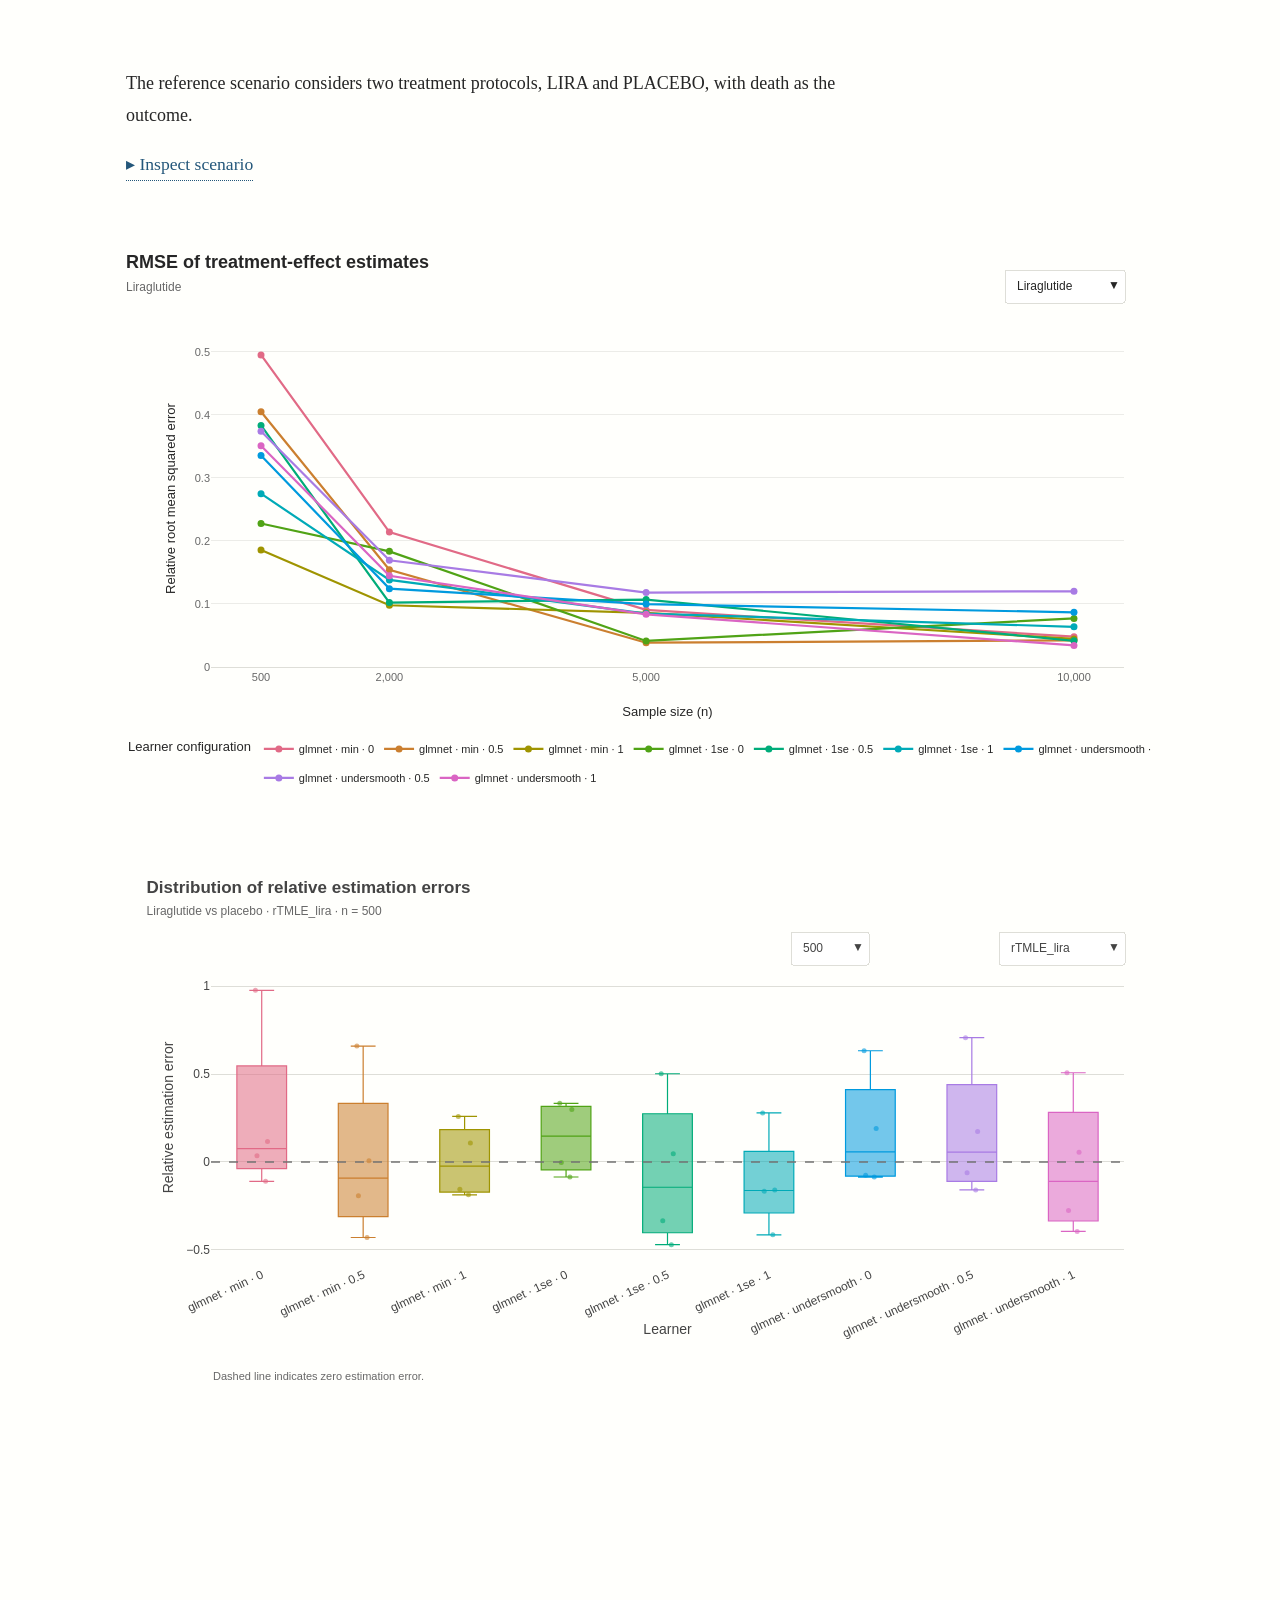
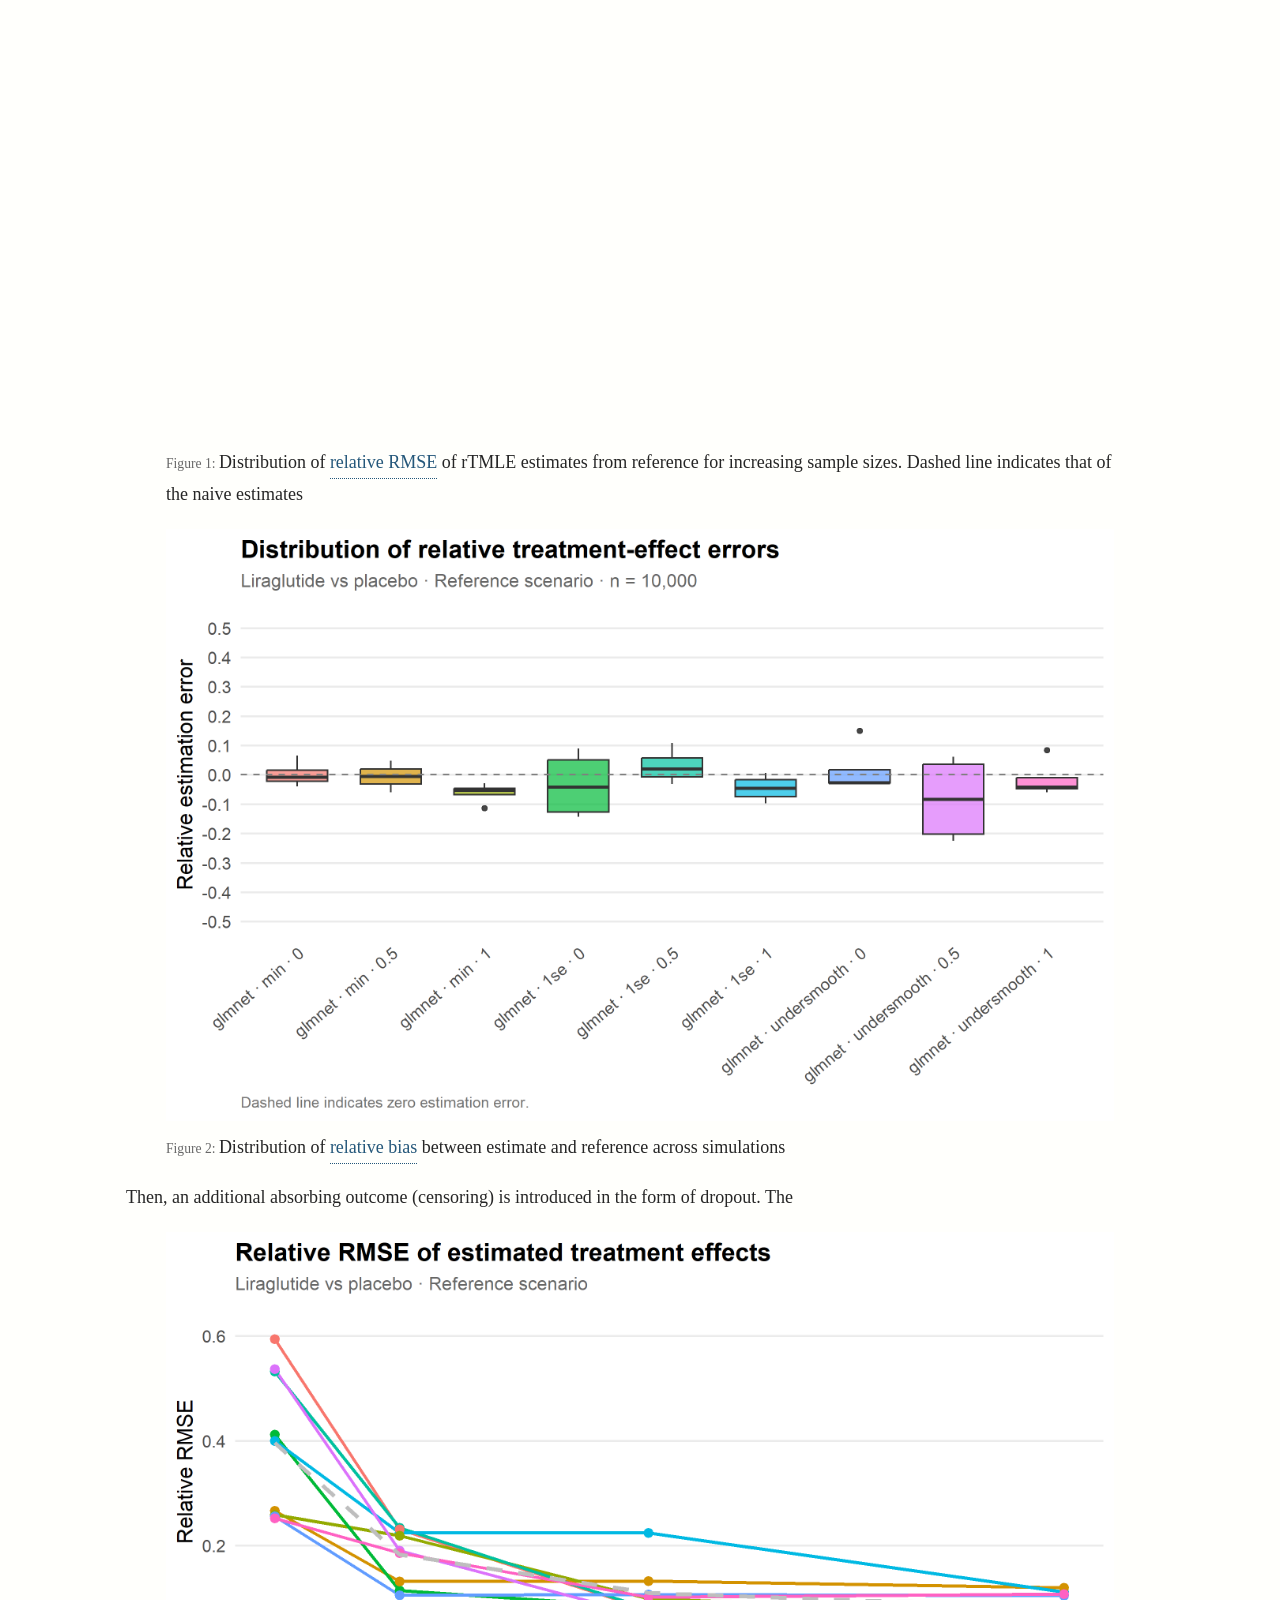
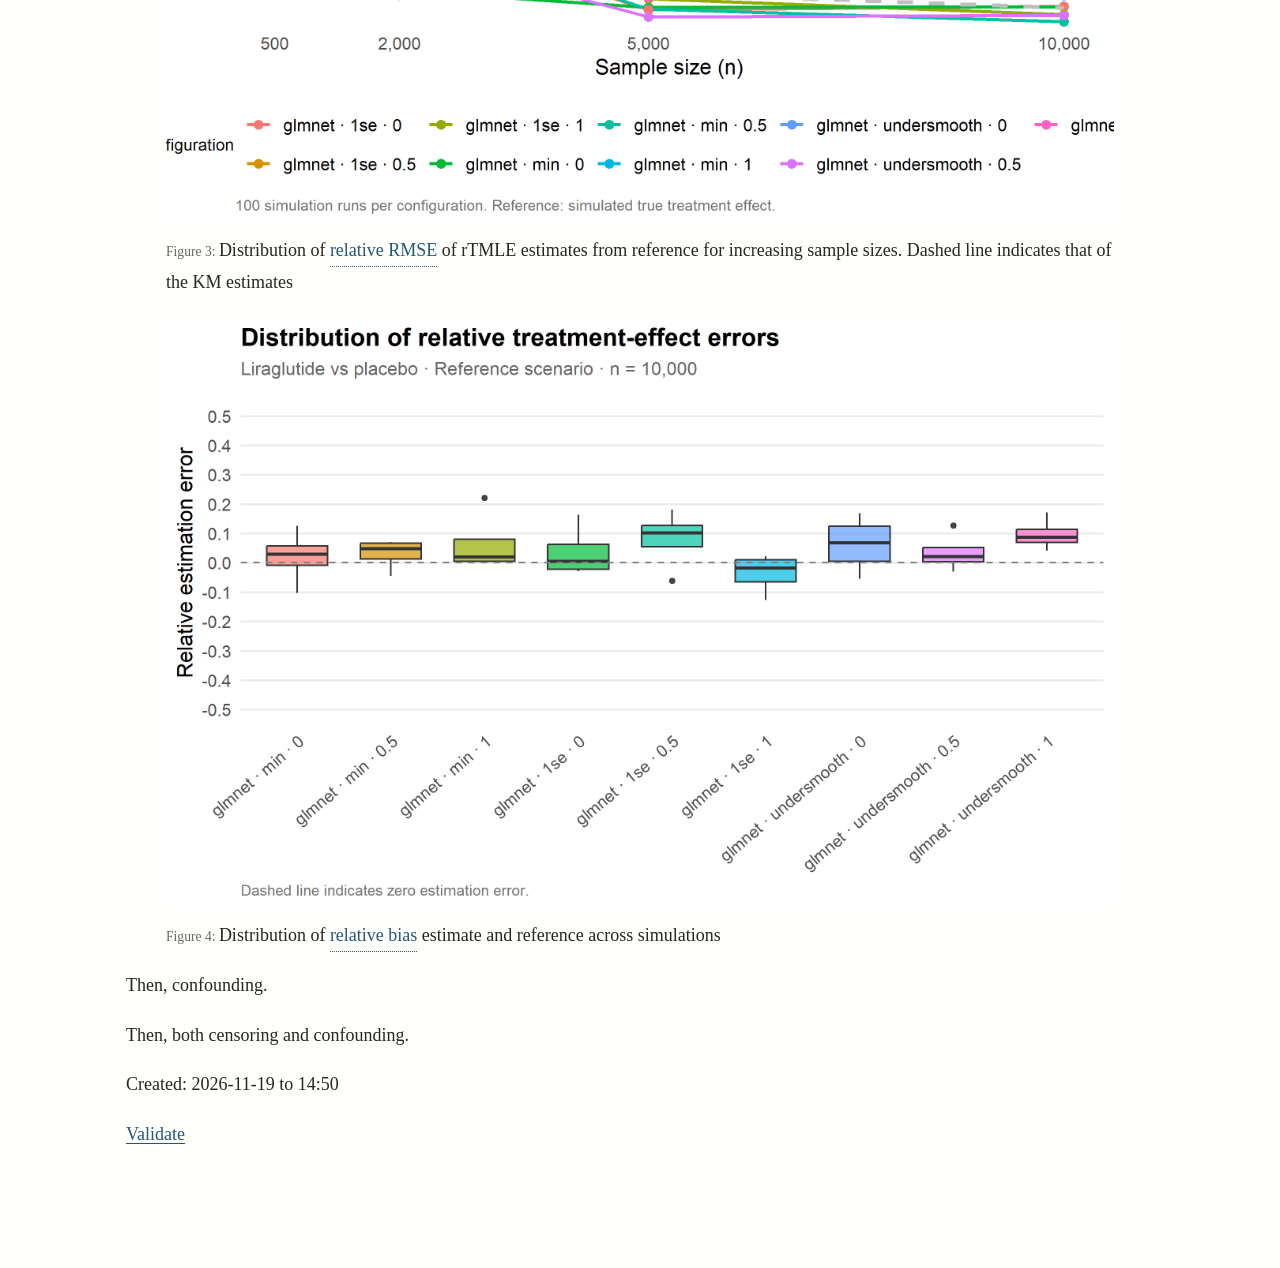
<file: docs/reference.html>
<!DOCTYPE html>
<html lang="en">
<head>
<!-- 2026-11-19 to 14:50 -->
<meta charset="utf-8" />
<meta name="viewport" content="width=device-width, initial-scale=1" />
<title>&lrm;</title>
<meta name="generator" content="Org Mode" />
<link rel="stylesheet" href="style.css">
<script src="equations.js" defer></script>
</head>
<body>
<div id="content" class="content">
<p>
The reference scenario considers two treatment protocols,
LIRA and PLACEBO, with death as the outcome.
</p>

<details class="scenario-inspector"><summary>Inspect scenario</summary><div class="scenario-inspector-body"><details class="scenario-panel" open><summary>Non-zero parameters (6)</summary><section class="scenario-group"><h4>Effects</h4><table><tbody><tr><td><code>effect_lira_death</code></td><td>-1</td></tr></tbody></table></section>
<section class="scenario-group"><h4>Event scales</h4><table><tbody><tr><td><code>scale_death</code></td><td>0.1</td></tr>
<tr><td><code>scale_nausea.and.vomiting.symptoms</code></td><td>0.01</td></tr></tbody></table></section>
<section class="scenario-group"><h4>Means</h4><table><tbody></tbody></table></section>
<section class="scenario-group"><h4>Variances</h4><table><tbody><tr><td><code>var_age</code></td><td>1</td></tr>
<tr><td><code>var_hba1c</code></td><td>1</td></tr>
<tr><td><code>var_hba1c_change</code></td><td>1</td></tr></tbody></table></section>
<section class="scenario-group"><h4>Other parameters</h4><table><tbody></tbody></table></section></details><details class="scenario-panel"><summary>Visit schedule</summary><section class="scenario-group"><h4>Visit scheduling</h4><table><tbody><tr><td><code>mean</code></td><td>1</td></tr>
<tr><td><code>sd</code></td><td>0</td></tr>
<tr><td><code>skip</code></td><td>0</td></tr>
<tr><td><code>schedule</code></td><td>0, 1, 2, 3, 4, 5, 6, 7, 8, 9, 10</td></tr>
<tr><td><code>minimum_time_between_visits</code></td><td>0</td></tr></tbody></table></section></details><details class="scenario-panel"><summary>Example individual (ID: 1)</summary><div class="scenario-table-scroll"><table><thead><tr><th>id</th><th>time</th><th>event</th><th>sex</th><th>age</th><th>hba1c</th><th>nausea.and.vomiting.symptoms</th><th>hba1c_change</th><th>randomized_treatment</th><th>lira</th><th>placebo</th></tr></thead><tbody><tr><td>1</td><td>0.0</td><td>baseline</td><td>0</td><td>-0.7621143</td><td>0.3604253</td><td>0</td><td> 0.0000000</td><td>1</td><td>1</td><td>0</td></tr>
<tr><td>1</td><td>1.0</td><td>visit</td><td>0</td><td>-0.7621143</td><td>0.3604253</td><td>0</td><td>-0.8911201</td><td>1</td><td>1</td><td>0</td></tr>
<tr><td>1</td><td>1.9</td><td>dropout</td><td>0</td><td>-0.7621143</td><td>0.3604253</td><td>0</td><td>-1.1589249</td><td>1</td><td>1</td><td>0</td></tr></tbody></table></div></details></div></details>

<iframe
    src="widgets/rmse00.html"
    width="100%"
    height="600"
    style="border:none;">
</iframe>

<iframe
    src="widgets/boxplot00.html"
    width="100%"
    height="600"
    style="border:none;">
</iframe>





<figure id="org439d089">
<img src="figures/rmse00.png" alt="rmse00.png">

<figcaption><span class="figure-number">Figure 1: </span>Distribution of <span data-equation="relative-rmse">relative RMSE</span> of rTMLE estimates from reference for increasing sample sizes. Dashed line indicates that of the naive estimates</figcaption>
</figure>


<figure id="org28ce362">
<img src="figures/boxplot00.png" alt="boxplot00.png">

<figcaption><span class="figure-number">Figure 2: </span>Distribution of <span data-equation="relative-bias">relative bias</span> between estimate and reference across simulations</figcaption>
</figure>





<p>
Then, an additional absorbing outcome (censoring) is introduced in the form of
dropout. The 
</p>


<figure id="org92d666c">
<img src="figures/rmse0ce.png" alt="rmse0ce.png">

<figcaption><span class="figure-number">Figure 3: </span>Distribution of <span data-equation="relative-rmse">relative RMSE</span> of rTMLE estimates from reference for increasing sample sizes. Dashed line indicates that of the KM estimates</figcaption>
</figure>


<figure id="orgea80393">
<img src="figures/boxplot0ce.png" alt="boxplot0ce.png">

<figcaption><span class="figure-number">Figure 4: </span>Distribution of <span data-equation="relative-bias">relative bias</span> estimate and reference across simulations</figcaption>
</figure>

<p>
Then, confounding.
</p>

<p>
Then, both censoring and confounding.
</p>
</div>
<div id="postamble" class="status">
<p class="date">Created: 2026-11-19 to 14:50</p>
<p class="validation"><a href="https://validator.w3.org/check?uri=referer">Validate</a></p>
</div>
</body>
</html>
</file>
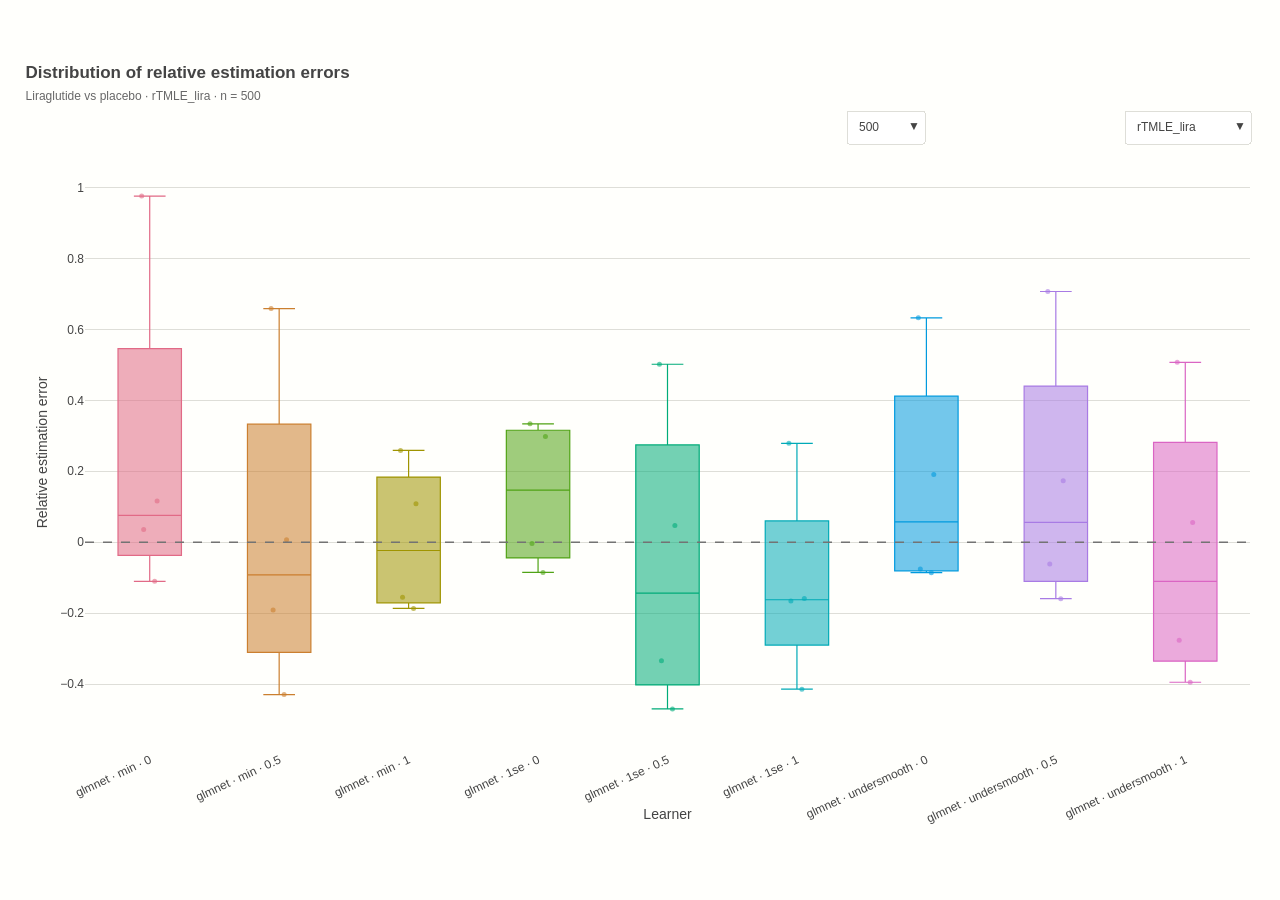
<file: docs/widgets/boxplot00.html>
<!DOCTYPE html>
<html lang="en">
<head>
<meta charset="utf-8"/>
<style>body{background-color:white;}</style>
<link href="boxplot00_files/htmltools-fill-0.5.9/fill.css" rel="stylesheet" />
<script src="boxplot00_files/htmlwidgets-1.6.4/htmlwidgets.js"></script>
<script src="boxplot00_files/plotly-binding-4.12.0/plotly.js"></script>
<script src="boxplot00_files/typedarray-0.1/typedarray.min.js"></script>
<script src="boxplot00_files/jquery-3.5.1/jquery.min.js"></script>
<link href="boxplot00_files/crosstalk-1.2.2/css/crosstalk.min.css" rel="stylesheet" />
<script src="boxplot00_files/crosstalk-1.2.2/js/crosstalk.min.js"></script>
<link href="boxplot00_files/plotly-htmlwidgets-css-2.25.2/plotly-htmlwidgets.css" rel="stylesheet" />
<script src="boxplot00_files/plotly-main-2.25.2/plotly-latest.min.js"></script>
  <title>plotly</title>
</head>
<body>
<div id="htmlwidget_container">
  <div class="plotly html-widget html-fill-item" id="htmlwidget-880aca53aaf5982b8dce" style="width:100%;height:400px;"></div>
</div>
<script type="application/json" data-for="htmlwidget-880aca53aaf5982b8dce">{"x":{"visdat":{"33641cc74023":["function () ","plotlyVisDat"]},"cur_data":"33641cc74023","attrs":{"33641cc74023":{"alpha_stroke":1,"sizes":[10,100],"spans":[1,20],"type":"box","x":["glmnet · min · 0","glmnet · min · 0","glmnet · min · 0","glmnet · min · 0"],"y":[0.1159075742831988,-0.11022302380065185,0.035548851372855468,0.97622727703015788],"name":"glmnet · min · 0","fillcolor":"#E16A868C","line":{"color":"#E16A86","width":1.2},"marker":{"color":"#E16A86","size":5,"opacity":0.59999999999999998},"boxpoints":"all","jitter":0.29999999999999999,"pointpos":0,"text":["Estimand: rTMLE_lira<br>Learner: glmnet · min · 0<br>Sample size: 500<br>Replicates: 4<br>Mean relative error: 0.2544<br>Median relative error: 0.07573<br>Q1: -0.0008941<br>Q3: 0.331<br>Reference: 0.04477","Estimand: rTMLE_lira<br>Learner: glmnet · min · 0<br>Sample size: 500<br>Replicates: 4<br>Mean relative error: 0.2544<br>Median relative error: 0.07573<br>Q1: -0.0008941<br>Q3: 0.331<br>Reference: 0.04477","Estimand: rTMLE_lira<br>Learner: glmnet · min · 0<br>Sample size: 500<br>Replicates: 4<br>Mean relative error: 0.2544<br>Median relative error: 0.07573<br>Q1: -0.0008941<br>Q3: 0.331<br>Reference: 0.04477","Estimand: rTMLE_lira<br>Learner: glmnet · min · 0<br>Sample size: 500<br>Replicates: 4<br>Mean relative error: 0.2544<br>Median relative error: 0.07573<br>Q1: -0.0008941<br>Q3: 0.331<br>Reference: 0.04477"],"hoverinfo":"text","showlegend":false,"visible":true,"inherit":true},"33641cc74023.1":{"alpha_stroke":1,"sizes":[10,100],"spans":[1,20],"type":"box","x":["glmnet · min · 0.5","glmnet · min · 0.5","glmnet · min · 0.5","glmnet · min · 0.5"],"y":[-0.19149700986232374,0.0067780383932592057,-0.4296399193259946,0.65897818622070403],"name":"glmnet · min · 0.5","fillcolor":"#CB7F2F8C","line":{"color":"#CB7F2F","width":1.2},"marker":{"color":"#CB7F2F","size":5,"opacity":0.59999999999999998},"boxpoints":"all","jitter":0.29999999999999999,"pointpos":0,"text":["Estimand: rTMLE_lira<br>Learner: glmnet · min · 0.5<br>Sample size: 500<br>Replicates: 4<br>Mean relative error: 0.01115<br>Median relative error: -0.09236<br>Q1: -0.251<br>Q3: 0.1698<br>Reference: 0.04477","Estimand: rTMLE_lira<br>Learner: glmnet · min · 0.5<br>Sample size: 500<br>Replicates: 4<br>Mean relative error: 0.01115<br>Median relative error: -0.09236<br>Q1: -0.251<br>Q3: 0.1698<br>Reference: 0.04477","Estimand: rTMLE_lira<br>Learner: glmnet · min · 0.5<br>Sample size: 500<br>Replicates: 4<br>Mean relative error: 0.01115<br>Median relative error: -0.09236<br>Q1: -0.251<br>Q3: 0.1698<br>Reference: 0.04477","Estimand: rTMLE_lira<br>Learner: glmnet · min · 0.5<br>Sample size: 500<br>Replicates: 4<br>Mean relative error: 0.01115<br>Median relative error: -0.09236<br>Q1: -0.251<br>Q3: 0.1698<br>Reference: 0.04477"],"hoverinfo":"text","showlegend":false,"visible":true,"inherit":true},"33641cc74023.2":{"alpha_stroke":1,"sizes":[10,100],"spans":[1,20],"type":"box","x":["glmnet · min · 1","glmnet · min · 1","glmnet · min · 1","glmnet · min · 1"],"y":[0.10844192950239093,-0.15518782250569108,0.25893706790027271,-0.186620479006851],"name":"glmnet · min · 1","fillcolor":"#9F94008C","line":{"color":"#9F9400","width":1.2},"marker":{"color":"#9F9400","size":5,"opacity":0.59999999999999998},"boxpoints":"all","jitter":0.29999999999999999,"pointpos":0,"text":["Estimand: rTMLE_lira<br>Learner: glmnet · min · 1<br>Sample size: 500<br>Replicates: 4<br>Mean relative error: 0.006393<br>Median relative error: -0.02337<br>Q1: -0.163<br>Q3: 0.1461<br>Reference: 0.04477","Estimand: rTMLE_lira<br>Learner: glmnet · min · 1<br>Sample size: 500<br>Replicates: 4<br>Mean relative error: 0.006393<br>Median relative error: -0.02337<br>Q1: -0.163<br>Q3: 0.1461<br>Reference: 0.04477","Estimand: rTMLE_lira<br>Learner: glmnet · min · 1<br>Sample size: 500<br>Replicates: 4<br>Mean relative error: 0.006393<br>Median relative error: -0.02337<br>Q1: -0.163<br>Q3: 0.1461<br>Reference: 0.04477","Estimand: rTMLE_lira<br>Learner: glmnet · min · 1<br>Sample size: 500<br>Replicates: 4<br>Mean relative error: 0.006393<br>Median relative error: -0.02337<br>Q1: -0.163<br>Q3: 0.1461<br>Reference: 0.04477"],"hoverinfo":"text","showlegend":false,"visible":true,"inherit":true},"33641cc74023.3":{"alpha_stroke":1,"sizes":[10,100],"spans":[1,20],"type":"box","x":["glmnet · 1se · 0","glmnet · 1se · 0","glmnet · 1se · 0","glmnet · 1se · 0"],"y":[0.29781998214095723,0.33372080118156255,-0.0035589250109321771,-0.085324478936869008],"name":"glmnet · 1se · 0","fillcolor":"#50A3158C","line":{"color":"#50A315","width":1.2},"marker":{"color":"#50A315","size":5,"opacity":0.59999999999999998},"boxpoints":"all","jitter":0.29999999999999999,"pointpos":0,"text":["Estimand: rTMLE_lira<br>Learner: glmnet · 1se · 0<br>Sample size: 500<br>Replicates: 4<br>Mean relative error: 0.1357<br>Median relative error: 0.1471<br>Q1: -0.024<br>Q3: 0.3068<br>Reference: 0.04477","Estimand: rTMLE_lira<br>Learner: glmnet · 1se · 0<br>Sample size: 500<br>Replicates: 4<br>Mean relative error: 0.1357<br>Median relative error: 0.1471<br>Q1: -0.024<br>Q3: 0.3068<br>Reference: 0.04477","Estimand: rTMLE_lira<br>Learner: glmnet · 1se · 0<br>Sample size: 500<br>Replicates: 4<br>Mean relative error: 0.1357<br>Median relative error: 0.1471<br>Q1: -0.024<br>Q3: 0.3068<br>Reference: 0.04477","Estimand: rTMLE_lira<br>Learner: glmnet · 1se · 0<br>Sample size: 500<br>Replicates: 4<br>Mean relative error: 0.1357<br>Median relative error: 0.1471<br>Q1: -0.024<br>Q3: 0.3068<br>Reference: 0.04477"],"hoverinfo":"text","showlegend":false,"visible":true,"inherit":true},"33641cc74023.4":{"alpha_stroke":1,"sizes":[10,100],"spans":[1,20],"type":"box","x":["glmnet · 1se · 0.5","glmnet · 1se · 0.5","glmnet · 1se · 0.5","glmnet · 1se · 0.5"],"y":[0.047072669871662712,-0.33462615963760217,-0.47025572324721132,0.50182450779661136],"name":"glmnet · 1se · 0.5","fillcolor":"#00AC798C","line":{"color":"#00AC79","width":1.2},"marker":{"color":"#00AC79","size":5,"opacity":0.59999999999999998},"boxpoints":"all","jitter":0.29999999999999999,"pointpos":0,"text":["Estimand: rTMLE_lira<br>Learner: glmnet · 1se · 0.5<br>Sample size: 500<br>Replicates: 4<br>Mean relative error: -0.064<br>Median relative error: -0.1438<br>Q1: -0.3685<br>Q3: 0.1608<br>Reference: 0.04477","Estimand: rTMLE_lira<br>Learner: glmnet · 1se · 0.5<br>Sample size: 500<br>Replicates: 4<br>Mean relative error: -0.064<br>Median relative error: -0.1438<br>Q1: -0.3685<br>Q3: 0.1608<br>Reference: 0.04477","Estimand: rTMLE_lira<br>Learner: glmnet · 1se · 0.5<br>Sample size: 500<br>Replicates: 4<br>Mean relative error: -0.064<br>Median relative error: -0.1438<br>Q1: -0.3685<br>Q3: 0.1608<br>Reference: 0.04477","Estimand: rTMLE_lira<br>Learner: glmnet · 1se · 0.5<br>Sample size: 500<br>Replicates: 4<br>Mean relative error: -0.064<br>Median relative error: -0.1438<br>Q1: -0.3685<br>Q3: 0.1608<br>Reference: 0.04477"],"hoverinfo":"text","showlegend":false,"visible":true,"inherit":true},"33641cc74023.5":{"alpha_stroke":1,"sizes":[10,100],"spans":[1,20],"type":"box","x":["glmnet · 1se · 1","glmnet · 1se · 1","glmnet · 1se · 1","glmnet · 1se · 1"],"y":[-0.41437133328113201,-0.16581762386983223,-0.15883701823398869,0.27886738670851441],"name":"glmnet · 1se · 1","fillcolor":"#00AAB78C","line":{"color":"#00AAB7","width":1.2},"marker":{"color":"#00AAB7","size":5,"opacity":0.59999999999999998},"boxpoints":"all","jitter":0.29999999999999999,"pointpos":0,"text":["Estimand: rTMLE_lira<br>Learner: glmnet · 1se · 1<br>Sample size: 500<br>Replicates: 4<br>Mean relative error: -0.115<br>Median relative error: -0.1623<br>Q1: -0.228<br>Q3: -0.04941<br>Reference: 0.04477","Estimand: rTMLE_lira<br>Learner: glmnet · 1se · 1<br>Sample size: 500<br>Replicates: 4<br>Mean relative error: -0.115<br>Median relative error: -0.1623<br>Q1: -0.228<br>Q3: -0.04941<br>Reference: 0.04477","Estimand: rTMLE_lira<br>Learner: glmnet · 1se · 1<br>Sample size: 500<br>Replicates: 4<br>Mean relative error: -0.115<br>Median relative error: -0.1623<br>Q1: -0.228<br>Q3: -0.04941<br>Reference: 0.04477","Estimand: rTMLE_lira<br>Learner: glmnet · 1se · 1<br>Sample size: 500<br>Replicates: 4<br>Mean relative error: -0.115<br>Median relative error: -0.1623<br>Q1: -0.228<br>Q3: -0.04941<br>Reference: 0.04477"],"hoverinfo":"text","showlegend":false,"visible":true,"inherit":true},"33641cc74023.6":{"alpha_stroke":1,"sizes":[10,100],"spans":[1,20],"type":"box","x":["glmnet · undersmooth · 0","glmnet · undersmooth · 0","glmnet · undersmooth · 0","glmnet · undersmooth · 0"],"y":[-0.07575342454324141,0.19068118409289467,0.63276905045725584,-0.085779595095128974],"name":"glmnet · undersmooth · 0","fillcolor":"#009ADE8C","line":{"color":"#009ADE","width":1.2},"marker":{"color":"#009ADE","size":5,"opacity":0.59999999999999998},"boxpoints":"all","jitter":0.29999999999999999,"pointpos":0,"text":["Estimand: rTMLE_lira<br>Learner: glmnet · undersmooth · 0<br>Sample size: 500<br>Replicates: 4<br>Mean relative error: 0.1655<br>Median relative error: 0.05746<br>Q1: -0.07826<br>Q3: 0.3012<br>Reference: 0.04477","Estimand: rTMLE_lira<br>Learner: glmnet · undersmooth · 0<br>Sample size: 500<br>Replicates: 4<br>Mean relative error: 0.1655<br>Median relative error: 0.05746<br>Q1: -0.07826<br>Q3: 0.3012<br>Reference: 0.04477","Estimand: rTMLE_lira<br>Learner: glmnet · undersmooth · 0<br>Sample size: 500<br>Replicates: 4<br>Mean relative error: 0.1655<br>Median relative error: 0.05746<br>Q1: -0.07826<br>Q3: 0.3012<br>Reference: 0.04477","Estimand: rTMLE_lira<br>Learner: glmnet · undersmooth · 0<br>Sample size: 500<br>Replicates: 4<br>Mean relative error: 0.1655<br>Median relative error: 0.05746<br>Q1: -0.07826<br>Q3: 0.3012<br>Reference: 0.04477"],"hoverinfo":"text","showlegend":false,"visible":true,"inherit":true},"33641cc74023.7":{"alpha_stroke":1,"sizes":[10,100],"spans":[1,20],"type":"box","x":["glmnet · undersmooth · 0.5","glmnet · undersmooth · 0.5","glmnet · undersmooth · 0.5","glmnet · undersmooth · 0.5"],"y":[-0.061285125261556446,0.17355838962296988,0.70699280637191464,-0.15910922039392073],"name":"glmnet · undersmooth · 0.5","fillcolor":"#A87BE48C","line":{"color":"#A87BE4","width":1.2},"marker":{"color":"#A87BE4","size":5,"opacity":0.59999999999999998},"boxpoints":"all","jitter":0.29999999999999999,"pointpos":0,"text":["Estimand: rTMLE_lira<br>Learner: glmnet · undersmooth · 0.5<br>Sample size: 500<br>Replicates: 4<br>Mean relative error: 0.165<br>Median relative error: 0.05614<br>Q1: -0.08574<br>Q3: 0.3069<br>Reference: 0.04477","Estimand: rTMLE_lira<br>Learner: glmnet · undersmooth · 0.5<br>Sample size: 500<br>Replicates: 4<br>Mean relative error: 0.165<br>Median relative error: 0.05614<br>Q1: -0.08574<br>Q3: 0.3069<br>Reference: 0.04477","Estimand: rTMLE_lira<br>Learner: glmnet · undersmooth · 0.5<br>Sample size: 500<br>Replicates: 4<br>Mean relative error: 0.165<br>Median relative error: 0.05614<br>Q1: -0.08574<br>Q3: 0.3069<br>Reference: 0.04477","Estimand: rTMLE_lira<br>Learner: glmnet · undersmooth · 0.5<br>Sample size: 500<br>Replicates: 4<br>Mean relative error: 0.165<br>Median relative error: 0.05614<br>Q1: -0.08574<br>Q3: 0.3069<br>Reference: 0.04477"],"hoverinfo":"text","showlegend":false,"visible":true,"inherit":true},"33641cc74023.8":{"alpha_stroke":1,"sizes":[10,100],"spans":[1,20],"type":"box","x":["glmnet · undersmooth · 1","glmnet · undersmooth · 1","glmnet · undersmooth · 1","glmnet · undersmooth · 1"],"y":[0.50741050357290496,-0.27621137594598527,-0.39497974800954827,0.055802332383451794],"name":"glmnet · undersmooth · 1","fillcolor":"#DA65C38C","line":{"color":"#DA65C3","width":1.2},"marker":{"color":"#DA65C3","size":5,"opacity":0.59999999999999998},"boxpoints":"all","jitter":0.29999999999999999,"pointpos":0,"text":["Estimand: rTMLE_lira<br>Learner: glmnet · undersmooth · 1<br>Sample size: 500<br>Replicates: 4<br>Mean relative error: -0.02699<br>Median relative error: -0.1102<br>Q1: -0.3059<br>Q3: 0.1687<br>Reference: 0.04477","Estimand: rTMLE_lira<br>Learner: glmnet · undersmooth · 1<br>Sample size: 500<br>Replicates: 4<br>Mean relative error: -0.02699<br>Median relative error: -0.1102<br>Q1: -0.3059<br>Q3: 0.1687<br>Reference: 0.04477","Estimand: rTMLE_lira<br>Learner: glmnet · undersmooth · 1<br>Sample size: 500<br>Replicates: 4<br>Mean relative error: -0.02699<br>Median relative error: -0.1102<br>Q1: -0.3059<br>Q3: 0.1687<br>Reference: 0.04477","Estimand: rTMLE_lira<br>Learner: glmnet · undersmooth · 1<br>Sample size: 500<br>Replicates: 4<br>Mean relative error: -0.02699<br>Median relative error: -0.1102<br>Q1: -0.3059<br>Q3: 0.1687<br>Reference: 0.04477"],"hoverinfo":"text","showlegend":false,"visible":true,"inherit":true},"33641cc74023.9":{"alpha_stroke":1,"sizes":[10,100],"spans":[1,20],"type":"box","x":["glmnet · min · 0","glmnet · min · 0","glmnet · min · 0","glmnet · min · 0"],"y":[0.33784511491877889,-0.052035906192173853,-0.047161574496461564,0.25343600960590368],"name":"glmnet · min · 0","fillcolor":"#E16A868C","line":{"color":"#E16A86","width":1.2},"marker":{"color":"#E16A86","size":5,"opacity":0.59999999999999998},"boxpoints":"all","jitter":0.29999999999999999,"pointpos":0,"text":["Estimand: rTMLE_lira<br>Learner: glmnet · min · 0<br>Sample size: 2000<br>Replicates: 4<br>Mean relative error: 0.123<br>Median relative error: 0.1031<br>Q1: -0.04838<br>Q3: 0.2745<br>Reference: 0.04477","Estimand: rTMLE_lira<br>Learner: glmnet · min · 0<br>Sample size: 2000<br>Replicates: 4<br>Mean relative error: 0.123<br>Median relative error: 0.1031<br>Q1: -0.04838<br>Q3: 0.2745<br>Reference: 0.04477","Estimand: rTMLE_lira<br>Learner: glmnet · min · 0<br>Sample size: 2000<br>Replicates: 4<br>Mean relative error: 0.123<br>Median relative error: 0.1031<br>Q1: -0.04838<br>Q3: 0.2745<br>Reference: 0.04477","Estimand: rTMLE_lira<br>Learner: glmnet · min · 0<br>Sample size: 2000<br>Replicates: 4<br>Mean relative error: 0.123<br>Median relative error: 0.1031<br>Q1: -0.04838<br>Q3: 0.2745<br>Reference: 0.04477"],"hoverinfo":"text","showlegend":false,"visible":false,"inherit":true},"33641cc74023.10":{"alpha_stroke":1,"sizes":[10,100],"spans":[1,20],"type":"box","x":["glmnet · min · 0.5","glmnet · min · 0.5","glmnet · min · 0.5","glmnet · min · 0.5"],"y":[0.081607698280120058,0.065852653470673955,-0.092039747368457644,0.2751302954375956],"name":"glmnet · min · 0.5","fillcolor":"#CB7F2F8C","line":{"color":"#CB7F2F","width":1.2},"marker":{"color":"#CB7F2F","size":5,"opacity":0.59999999999999998},"boxpoints":"all","jitter":0.29999999999999999,"pointpos":0,"text":["Estimand: rTMLE_lira<br>Learner: glmnet · min · 0.5<br>Sample size: 2000<br>Replicates: 4<br>Mean relative error: 0.08264<br>Median relative error: 0.07373<br>Q1: 0.02638<br>Q3: 0.13<br>Reference: 0.04477","Estimand: rTMLE_lira<br>Learner: glmnet · min · 0.5<br>Sample size: 2000<br>Replicates: 4<br>Mean relative error: 0.08264<br>Median relative error: 0.07373<br>Q1: 0.02638<br>Q3: 0.13<br>Reference: 0.04477","Estimand: rTMLE_lira<br>Learner: glmnet · min · 0.5<br>Sample size: 2000<br>Replicates: 4<br>Mean relative error: 0.08264<br>Median relative error: 0.07373<br>Q1: 0.02638<br>Q3: 0.13<br>Reference: 0.04477","Estimand: rTMLE_lira<br>Learner: glmnet · min · 0.5<br>Sample size: 2000<br>Replicates: 4<br>Mean relative error: 0.08264<br>Median relative error: 0.07373<br>Q1: 0.02638<br>Q3: 0.13<br>Reference: 0.04477"],"hoverinfo":"text","showlegend":false,"visible":false,"inherit":true},"33641cc74023.11":{"alpha_stroke":1,"sizes":[10,100],"spans":[1,20],"type":"box","x":["glmnet · min · 1","glmnet · min · 1","glmnet · min · 1","glmnet · min · 1"],"y":[0.097111050432461182,-0.14932451098288327,0.051828690180924335,-0.063155299232565687],"name":"glmnet · min · 1","fillcolor":"#9F94008C","line":{"color":"#9F9400","width":1.2},"marker":{"color":"#9F9400","size":5,"opacity":0.59999999999999998},"boxpoints":"all","jitter":0.29999999999999999,"pointpos":0,"text":["Estimand: rTMLE_lira<br>Learner: glmnet · min · 1<br>Sample size: 2000<br>Replicates: 4<br>Mean relative error: -0.01589<br>Median relative error: -0.005663<br>Q1: -0.0847<br>Q3: 0.06315<br>Reference: 0.04477","Estimand: rTMLE_lira<br>Learner: glmnet · min · 1<br>Sample size: 2000<br>Replicates: 4<br>Mean relative error: -0.01589<br>Median relative error: -0.005663<br>Q1: -0.0847<br>Q3: 0.06315<br>Reference: 0.04477","Estimand: rTMLE_lira<br>Learner: glmnet · min · 1<br>Sample size: 2000<br>Replicates: 4<br>Mean relative error: -0.01589<br>Median relative error: -0.005663<br>Q1: -0.0847<br>Q3: 0.06315<br>Reference: 0.04477","Estimand: rTMLE_lira<br>Learner: glmnet · min · 1<br>Sample size: 2000<br>Replicates: 4<br>Mean relative error: -0.01589<br>Median relative error: -0.005663<br>Q1: -0.0847<br>Q3: 0.06315<br>Reference: 0.04477"],"hoverinfo":"text","showlegend":false,"visible":false,"inherit":true},"33641cc74023.12":{"alpha_stroke":1,"sizes":[10,100],"spans":[1,20],"type":"box","x":["glmnet · 1se · 0","glmnet · 1se · 0","glmnet · 1se · 0","glmnet · 1se · 0"],"y":[-0.086613268933253218,0.23538313366880198,0.20389916656609741,0.17352138397330161],"name":"glmnet · 1se · 0","fillcolor":"#50A3158C","line":{"color":"#50A315","width":1.2},"marker":{"color":"#50A315","size":5,"opacity":0.59999999999999998},"boxpoints":"all","jitter":0.29999999999999999,"pointpos":0,"text":["Estimand: rTMLE_lira<br>Learner: glmnet · 1se · 0<br>Sample size: 2000<br>Replicates: 4<br>Mean relative error: 0.1315<br>Median relative error: 0.1887<br>Q1: 0.1085<br>Q3: 0.2118<br>Reference: 0.04477","Estimand: rTMLE_lira<br>Learner: glmnet · 1se · 0<br>Sample size: 2000<br>Replicates: 4<br>Mean relative error: 0.1315<br>Median relative error: 0.1887<br>Q1: 0.1085<br>Q3: 0.2118<br>Reference: 0.04477","Estimand: rTMLE_lira<br>Learner: glmnet · 1se · 0<br>Sample size: 2000<br>Replicates: 4<br>Mean relative error: 0.1315<br>Median relative error: 0.1887<br>Q1: 0.1085<br>Q3: 0.2118<br>Reference: 0.04477","Estimand: rTMLE_lira<br>Learner: glmnet · 1se · 0<br>Sample size: 2000<br>Replicates: 4<br>Mean relative error: 0.1315<br>Median relative error: 0.1887<br>Q1: 0.1085<br>Q3: 0.2118<br>Reference: 0.04477"],"hoverinfo":"text","showlegend":false,"visible":false,"inherit":true},"33641cc74023.13":{"alpha_stroke":1,"sizes":[10,100],"spans":[1,20],"type":"box","x":["glmnet · 1se · 0.5","glmnet · 1se · 0.5","glmnet · 1se · 0.5","glmnet · 1se · 0.5"],"y":[0.045297370537422783,-0.16944529185312687,0.10004016506339856,-0.030762197207286769],"name":"glmnet · 1se · 0.5","fillcolor":"#00AC798C","line":{"color":"#00AC79","width":1.2},"marker":{"color":"#00AC79","size":5,"opacity":0.59999999999999998},"boxpoints":"all","jitter":0.29999999999999999,"pointpos":0,"text":["Estimand: rTMLE_lira<br>Learner: glmnet · 1se · 0.5<br>Sample size: 2000<br>Replicates: 4<br>Mean relative error: -0.01372<br>Median relative error: 0.007268<br>Q1: -0.06543<br>Q3: 0.05898<br>Reference: 0.04477","Estimand: rTMLE_lira<br>Learner: glmnet · 1se · 0.5<br>Sample size: 2000<br>Replicates: 4<br>Mean relative error: -0.01372<br>Median relative error: 0.007268<br>Q1: -0.06543<br>Q3: 0.05898<br>Reference: 0.04477","Estimand: rTMLE_lira<br>Learner: glmnet · 1se · 0.5<br>Sample size: 2000<br>Replicates: 4<br>Mean relative error: -0.01372<br>Median relative error: 0.007268<br>Q1: -0.06543<br>Q3: 0.05898<br>Reference: 0.04477","Estimand: rTMLE_lira<br>Learner: glmnet · 1se · 0.5<br>Sample size: 2000<br>Replicates: 4<br>Mean relative error: -0.01372<br>Median relative error: 0.007268<br>Q1: -0.06543<br>Q3: 0.05898<br>Reference: 0.04477"],"hoverinfo":"text","showlegend":false,"visible":false,"inherit":true},"33641cc74023.14":{"alpha_stroke":1,"sizes":[10,100],"spans":[1,20],"type":"box","x":["glmnet · 1se · 1","glmnet · 1se · 1","glmnet · 1se · 1","glmnet · 1se · 1"],"y":[-0.1153445400211132,0.027013806462862056,-0.094478739136433496,0.2310273262329981],"name":"glmnet · 1se · 1","fillcolor":"#00AAB78C","line":{"color":"#00AAB7","width":1.2},"marker":{"color":"#00AAB7","size":5,"opacity":0.59999999999999998},"boxpoints":"all","jitter":0.29999999999999999,"pointpos":0,"text":["Estimand: rTMLE_lira<br>Learner: glmnet · 1se · 1<br>Sample size: 2000<br>Replicates: 4<br>Mean relative error: 0.01205<br>Median relative error: -0.03373<br>Q1: -0.0997<br>Q3: 0.07802<br>Reference: 0.04477","Estimand: rTMLE_lira<br>Learner: glmnet · 1se · 1<br>Sample size: 2000<br>Replicates: 4<br>Mean relative error: 0.01205<br>Median relative error: -0.03373<br>Q1: -0.0997<br>Q3: 0.07802<br>Reference: 0.04477","Estimand: rTMLE_lira<br>Learner: glmnet · 1se · 1<br>Sample size: 2000<br>Replicates: 4<br>Mean relative error: 0.01205<br>Median relative error: -0.03373<br>Q1: -0.0997<br>Q3: 0.07802<br>Reference: 0.04477","Estimand: rTMLE_lira<br>Learner: glmnet · 1se · 1<br>Sample size: 2000<br>Replicates: 4<br>Mean relative error: 0.01205<br>Median relative error: -0.03373<br>Q1: -0.0997<br>Q3: 0.07802<br>Reference: 0.04477"],"hoverinfo":"text","showlegend":false,"visible":false,"inherit":true},"33641cc74023.15":{"alpha_stroke":1,"sizes":[10,100],"spans":[1,20],"type":"box","x":["glmnet · undersmooth · 0","glmnet · undersmooth · 0","glmnet · undersmooth · 0","glmnet · undersmooth · 0"],"y":[-0.11739088047720185,-0.080611980201074129,0.081773787454781852,-0.18664568656135908],"name":"glmnet · undersmooth · 0","fillcolor":"#009ADE8C","line":{"color":"#009ADE","width":1.2},"marker":{"color":"#009ADE","size":5,"opacity":0.59999999999999998},"boxpoints":"all","jitter":0.29999999999999999,"pointpos":0,"text":["Estimand: rTMLE_lira<br>Learner: glmnet · undersmooth · 0<br>Sample size: 2000<br>Replicates: 4<br>Mean relative error: -0.07572<br>Median relative error: -0.099<br>Q1: -0.1347<br>Q3: -0.04002<br>Reference: 0.04477","Estimand: rTMLE_lira<br>Learner: glmnet · undersmooth · 0<br>Sample size: 2000<br>Replicates: 4<br>Mean relative error: -0.07572<br>Median relative error: -0.099<br>Q1: -0.1347<br>Q3: -0.04002<br>Reference: 0.04477","Estimand: rTMLE_lira<br>Learner: glmnet · undersmooth · 0<br>Sample size: 2000<br>Replicates: 4<br>Mean relative error: -0.07572<br>Median relative error: -0.099<br>Q1: -0.1347<br>Q3: -0.04002<br>Reference: 0.04477","Estimand: rTMLE_lira<br>Learner: glmnet · undersmooth · 0<br>Sample size: 2000<br>Replicates: 4<br>Mean relative error: -0.07572<br>Median relative error: -0.099<br>Q1: -0.1347<br>Q3: -0.04002<br>Reference: 0.04477"],"hoverinfo":"text","showlegend":false,"visible":false,"inherit":true},"33641cc74023.16":{"alpha_stroke":1,"sizes":[10,100],"spans":[1,20],"type":"box","x":["glmnet · undersmooth · 0.5","glmnet · undersmooth · 0.5","glmnet · undersmooth · 0.5","glmnet · undersmooth · 0.5"],"y":[0.19447782388439025,-0.09762429454680549,-0.23520942968189734,0.10928014999926372],"name":"glmnet · undersmooth · 0.5","fillcolor":"#A87BE48C","line":{"color":"#A87BE4","width":1.2},"marker":{"color":"#A87BE4","size":5,"opacity":0.59999999999999998},"boxpoints":"all","jitter":0.29999999999999999,"pointpos":0,"text":["Estimand: rTMLE_lira<br>Learner: glmnet · undersmooth · 0.5<br>Sample size: 2000<br>Replicates: 4<br>Mean relative error: -0.007269<br>Median relative error: 0.005828<br>Q1: -0.132<br>Q3: 0.1306<br>Reference: 0.04477","Estimand: rTMLE_lira<br>Learner: glmnet · undersmooth · 0.5<br>Sample size: 2000<br>Replicates: 4<br>Mean relative error: -0.007269<br>Median relative error: 0.005828<br>Q1: -0.132<br>Q3: 0.1306<br>Reference: 0.04477","Estimand: rTMLE_lira<br>Learner: glmnet · undersmooth · 0.5<br>Sample size: 2000<br>Replicates: 4<br>Mean relative error: -0.007269<br>Median relative error: 0.005828<br>Q1: -0.132<br>Q3: 0.1306<br>Reference: 0.04477","Estimand: rTMLE_lira<br>Learner: glmnet · undersmooth · 0.5<br>Sample size: 2000<br>Replicates: 4<br>Mean relative error: -0.007269<br>Median relative error: 0.005828<br>Q1: -0.132<br>Q3: 0.1306<br>Reference: 0.04477"],"hoverinfo":"text","showlegend":false,"visible":false,"inherit":true},"33641cc74023.17":{"alpha_stroke":1,"sizes":[10,100],"spans":[1,20],"type":"box","x":["glmnet · undersmooth · 1","glmnet · undersmooth · 1","glmnet · undersmooth · 1","glmnet · undersmooth · 1"],"y":[-0.18983853463861167,0.20189314302320438,0.080534574261937719,0.022950466966355613],"name":"glmnet · undersmooth · 1","fillcolor":"#DA65C38C","line":{"color":"#DA65C3","width":1.2},"marker":{"color":"#DA65C3","size":5,"opacity":0.59999999999999998},"boxpoints":"all","jitter":0.29999999999999999,"pointpos":0,"text":["Estimand: rTMLE_lira<br>Learner: glmnet · undersmooth · 1<br>Sample size: 2000<br>Replicates: 4<br>Mean relative error: 0.02888<br>Median relative error: 0.05174<br>Q1: -0.03025<br>Q3: 0.1109<br>Reference: 0.04477","Estimand: rTMLE_lira<br>Learner: glmnet · undersmooth · 1<br>Sample size: 2000<br>Replicates: 4<br>Mean relative error: 0.02888<br>Median relative error: 0.05174<br>Q1: -0.03025<br>Q3: 0.1109<br>Reference: 0.04477","Estimand: rTMLE_lira<br>Learner: glmnet · undersmooth · 1<br>Sample size: 2000<br>Replicates: 4<br>Mean relative error: 0.02888<br>Median relative error: 0.05174<br>Q1: -0.03025<br>Q3: 0.1109<br>Reference: 0.04477","Estimand: rTMLE_lira<br>Learner: glmnet · undersmooth · 1<br>Sample size: 2000<br>Replicates: 4<br>Mean relative error: 0.02888<br>Median relative error: 0.05174<br>Q1: -0.03025<br>Q3: 0.1109<br>Reference: 0.04477"],"hoverinfo":"text","showlegend":false,"visible":false,"inherit":true},"33641cc74023.18":{"alpha_stroke":1,"sizes":[10,100],"spans":[1,20],"type":"box","x":["glmnet · min · 0","glmnet · min · 0","glmnet · min · 0","glmnet · min · 0"],"y":[-0.14572403743333298,-0.064062136026640015,-0.080398355472115962,-0.031525424080444134],"name":"glmnet · min · 0","fillcolor":"#E16A868C","line":{"color":"#E16A86","width":1.2},"marker":{"color":"#E16A86","size":5,"opacity":0.59999999999999998},"boxpoints":"all","jitter":0.29999999999999999,"pointpos":0,"text":["Estimand: rTMLE_lira<br>Learner: glmnet · min · 0<br>Sample size: 5000<br>Replicates: 4<br>Mean relative error: -0.08043<br>Median relative error: -0.07223<br>Q1: -0.09673<br>Q3: -0.05593<br>Reference: 0.04477","Estimand: rTMLE_lira<br>Learner: glmnet · min · 0<br>Sample size: 5000<br>Replicates: 4<br>Mean relative error: -0.08043<br>Median relative error: -0.07223<br>Q1: -0.09673<br>Q3: -0.05593<br>Reference: 0.04477","Estimand: rTMLE_lira<br>Learner: glmnet · min · 0<br>Sample size: 5000<br>Replicates: 4<br>Mean relative error: -0.08043<br>Median relative error: -0.07223<br>Q1: -0.09673<br>Q3: -0.05593<br>Reference: 0.04477","Estimand: rTMLE_lira<br>Learner: glmnet · min · 0<br>Sample size: 5000<br>Replicates: 4<br>Mean relative error: -0.08043<br>Median relative error: -0.07223<br>Q1: -0.09673<br>Q3: -0.05593<br>Reference: 0.04477"],"hoverinfo":"text","showlegend":false,"visible":false,"inherit":true},"33641cc74023.19":{"alpha_stroke":1,"sizes":[10,100],"spans":[1,20],"type":"box","x":["glmnet · min · 0.5","glmnet · min · 0.5","glmnet · min · 0.5","glmnet · min · 0.5"],"y":[0.031763072147885311,-0.067894355838414522,0.010399849775417035,-0.01471087943878973],"name":"glmnet · min · 0.5","fillcolor":"#CB7F2F8C","line":{"color":"#CB7F2F","width":1.2},"marker":{"color":"#CB7F2F","size":5,"opacity":0.59999999999999998},"boxpoints":"all","jitter":0.29999999999999999,"pointpos":0,"text":["Estimand: rTMLE_lira<br>Learner: glmnet · min · 0.5<br>Sample size: 5000<br>Replicates: 4<br>Mean relative error: -0.01011<br>Median relative error: -0.002156<br>Q1: -0.02801<br>Q3: 0.01574<br>Reference: 0.04477","Estimand: rTMLE_lira<br>Learner: glmnet · min · 0.5<br>Sample size: 5000<br>Replicates: 4<br>Mean relative error: -0.01011<br>Median relative error: -0.002156<br>Q1: -0.02801<br>Q3: 0.01574<br>Reference: 0.04477","Estimand: rTMLE_lira<br>Learner: glmnet · min · 0.5<br>Sample size: 5000<br>Replicates: 4<br>Mean relative error: -0.01011<br>Median relative error: -0.002156<br>Q1: -0.02801<br>Q3: 0.01574<br>Reference: 0.04477","Estimand: rTMLE_lira<br>Learner: glmnet · min · 0.5<br>Sample size: 5000<br>Replicates: 4<br>Mean relative error: -0.01011<br>Median relative error: -0.002156<br>Q1: -0.02801<br>Q3: 0.01574<br>Reference: 0.04477"],"hoverinfo":"text","showlegend":false,"visible":false,"inherit":true},"33641cc74023.20":{"alpha_stroke":1,"sizes":[10,100],"spans":[1,20],"type":"box","x":["glmnet · min · 1","glmnet · min · 1","glmnet · min · 1","glmnet · min · 1"],"y":[-0.096665530933118596,0.11089497176958203,0.080802760498934215,0.037157874020962177],"name":"glmnet · min · 1","fillcolor":"#9F94008C","line":{"color":"#9F9400","width":1.2},"marker":{"color":"#9F9400","size":5,"opacity":0.59999999999999998},"boxpoints":"all","jitter":0.29999999999999999,"pointpos":0,"text":["Estimand: rTMLE_lira<br>Learner: glmnet · min · 1<br>Sample size: 5000<br>Replicates: 4<br>Mean relative error: 0.03305<br>Median relative error: 0.05898<br>Q1: 0.003702<br>Q3: 0.08833<br>Reference: 0.04477","Estimand: rTMLE_lira<br>Learner: glmnet · min · 1<br>Sample size: 5000<br>Replicates: 4<br>Mean relative error: 0.03305<br>Median relative error: 0.05898<br>Q1: 0.003702<br>Q3: 0.08833<br>Reference: 0.04477","Estimand: rTMLE_lira<br>Learner: glmnet · min · 1<br>Sample size: 5000<br>Replicates: 4<br>Mean relative error: 0.03305<br>Median relative error: 0.05898<br>Q1: 0.003702<br>Q3: 0.08833<br>Reference: 0.04477","Estimand: rTMLE_lira<br>Learner: glmnet · min · 1<br>Sample size: 5000<br>Replicates: 4<br>Mean relative error: 0.03305<br>Median relative error: 0.05898<br>Q1: 0.003702<br>Q3: 0.08833<br>Reference: 0.04477"],"hoverinfo":"text","showlegend":false,"visible":false,"inherit":true},"33641cc74023.21":{"alpha_stroke":1,"sizes":[10,100],"spans":[1,20],"type":"box","x":["glmnet · 1se · 0","glmnet · 1se · 0","glmnet · 1se · 0","glmnet · 1se · 0"],"y":[-0.025499293376858901,-0.046506748452634999,-0.038789308914124937,0.050249121592240653],"name":"glmnet · 1se · 0","fillcolor":"#50A3158C","line":{"color":"#50A315","width":1.2},"marker":{"color":"#50A315","size":5,"opacity":0.59999999999999998},"boxpoints":"all","jitter":0.29999999999999999,"pointpos":0,"text":["Estimand: rTMLE_lira<br>Learner: glmnet · 1se · 0<br>Sample size: 5000<br>Replicates: 4<br>Mean relative error: -0.01514<br>Median relative error: -0.03214<br>Q1: -0.04072<br>Q3: -0.006562<br>Reference: 0.04477","Estimand: rTMLE_lira<br>Learner: glmnet · 1se · 0<br>Sample size: 5000<br>Replicates: 4<br>Mean relative error: -0.01514<br>Median relative error: -0.03214<br>Q1: -0.04072<br>Q3: -0.006562<br>Reference: 0.04477","Estimand: rTMLE_lira<br>Learner: glmnet · 1se · 0<br>Sample size: 5000<br>Replicates: 4<br>Mean relative error: -0.01514<br>Median relative error: -0.03214<br>Q1: -0.04072<br>Q3: -0.006562<br>Reference: 0.04477","Estimand: rTMLE_lira<br>Learner: glmnet · 1se · 0<br>Sample size: 5000<br>Replicates: 4<br>Mean relative error: -0.01514<br>Median relative error: -0.03214<br>Q1: -0.04072<br>Q3: -0.006562<br>Reference: 0.04477"],"hoverinfo":"text","showlegend":false,"visible":false,"inherit":true},"33641cc74023.22":{"alpha_stroke":1,"sizes":[10,100],"spans":[1,20],"type":"box","x":["glmnet · 1se · 0.5","glmnet · 1se · 0.5","glmnet · 1se · 0.5","glmnet · 1se · 0.5"],"y":[-0.012609254218511246,-0.16378744231872133,0.13280762194011128,0.033729693064798755],"name":"glmnet · 1se · 0.5","fillcolor":"#00AC798C","line":{"color":"#00AC79","width":1.2},"marker":{"color":"#00AC79","size":5,"opacity":0.59999999999999998},"boxpoints":"all","jitter":0.29999999999999999,"pointpos":0,"text":["Estimand: rTMLE_lira<br>Learner: glmnet · 1se · 0.5<br>Sample size: 5000<br>Replicates: 4<br>Mean relative error: -0.002465<br>Median relative error: 0.01056<br>Q1: -0.0504<br>Q3: 0.0585<br>Reference: 0.04477","Estimand: rTMLE_lira<br>Learner: glmnet · 1se · 0.5<br>Sample size: 5000<br>Replicates: 4<br>Mean relative error: -0.002465<br>Median relative error: 0.01056<br>Q1: -0.0504<br>Q3: 0.0585<br>Reference: 0.04477","Estimand: rTMLE_lira<br>Learner: glmnet · 1se · 0.5<br>Sample size: 5000<br>Replicates: 4<br>Mean relative error: -0.002465<br>Median relative error: 0.01056<br>Q1: -0.0504<br>Q3: 0.0585<br>Reference: 0.04477","Estimand: rTMLE_lira<br>Learner: glmnet · 1se · 0.5<br>Sample size: 5000<br>Replicates: 4<br>Mean relative error: -0.002465<br>Median relative error: 0.01056<br>Q1: -0.0504<br>Q3: 0.0585<br>Reference: 0.04477"],"hoverinfo":"text","showlegend":false,"visible":false,"inherit":true},"33641cc74023.23":{"alpha_stroke":1,"sizes":[10,100],"spans":[1,20],"type":"box","x":["glmnet · 1se · 1","glmnet · 1se · 1","glmnet · 1se · 1","glmnet · 1se · 1"],"y":[0.061963992542919157,0.082595329119776253,0.059523163677216918,-0.12056888617381677],"name":"glmnet · 1se · 1","fillcolor":"#00AAB78C","line":{"color":"#00AAB7","width":1.2},"marker":{"color":"#00AAB7","size":5,"opacity":0.59999999999999998},"boxpoints":"all","jitter":0.29999999999999999,"pointpos":0,"text":["Estimand: rTMLE_lira<br>Learner: glmnet · 1se · 1<br>Sample size: 5000<br>Replicates: 4<br>Mean relative error: 0.02088<br>Median relative error: 0.06074<br>Q1: 0.0145<br>Q3: 0.06712<br>Reference: 0.04477","Estimand: rTMLE_lira<br>Learner: glmnet · 1se · 1<br>Sample size: 5000<br>Replicates: 4<br>Mean relative error: 0.02088<br>Median relative error: 0.06074<br>Q1: 0.0145<br>Q3: 0.06712<br>Reference: 0.04477","Estimand: rTMLE_lira<br>Learner: glmnet · 1se · 1<br>Sample size: 5000<br>Replicates: 4<br>Mean relative error: 0.02088<br>Median relative error: 0.06074<br>Q1: 0.0145<br>Q3: 0.06712<br>Reference: 0.04477","Estimand: rTMLE_lira<br>Learner: glmnet · 1se · 1<br>Sample size: 5000<br>Replicates: 4<br>Mean relative error: 0.02088<br>Median relative error: 0.06074<br>Q1: 0.0145<br>Q3: 0.06712<br>Reference: 0.04477"],"hoverinfo":"text","showlegend":false,"visible":false,"inherit":true},"33641cc74023.24":{"alpha_stroke":1,"sizes":[10,100],"spans":[1,20],"type":"box","x":["glmnet · undersmooth · 0","glmnet · undersmooth · 0","glmnet · undersmooth · 0","glmnet · undersmooth · 0"],"y":[-0.043255939100060516,0.091019843045546001,0.15733325281368468,0.070053251464903016],"name":"glmnet · undersmooth · 0","fillcolor":"#009ADE8C","line":{"color":"#009ADE","width":1.2},"marker":{"color":"#009ADE","size":5,"opacity":0.59999999999999998},"boxpoints":"all","jitter":0.29999999999999999,"pointpos":0,"text":["Estimand: rTMLE_lira<br>Learner: glmnet · undersmooth · 0<br>Sample size: 5000<br>Replicates: 4<br>Mean relative error: 0.06879<br>Median relative error: 0.08054<br>Q1: 0.04173<br>Q3: 0.1076<br>Reference: 0.04477","Estimand: rTMLE_lira<br>Learner: glmnet · undersmooth · 0<br>Sample size: 5000<br>Replicates: 4<br>Mean relative error: 0.06879<br>Median relative error: 0.08054<br>Q1: 0.04173<br>Q3: 0.1076<br>Reference: 0.04477","Estimand: rTMLE_lira<br>Learner: glmnet · undersmooth · 0<br>Sample size: 5000<br>Replicates: 4<br>Mean relative error: 0.06879<br>Median relative error: 0.08054<br>Q1: 0.04173<br>Q3: 0.1076<br>Reference: 0.04477","Estimand: rTMLE_lira<br>Learner: glmnet · undersmooth · 0<br>Sample size: 5000<br>Replicates: 4<br>Mean relative error: 0.06879<br>Median relative error: 0.08054<br>Q1: 0.04173<br>Q3: 0.1076<br>Reference: 0.04477"],"hoverinfo":"text","showlegend":false,"visible":false,"inherit":true},"33641cc74023.25":{"alpha_stroke":1,"sizes":[10,100],"spans":[1,20],"type":"box","x":["glmnet · undersmooth · 0.5","glmnet · undersmooth · 0.5","glmnet · undersmooth · 0.5","glmnet · undersmooth · 0.5"],"y":[0.20124736631663875,-0.0085518487173238296,0.12331341156193935,-0.0010823907882427542],"name":"glmnet · undersmooth · 0.5","fillcolor":"#A87BE48C","line":{"color":"#A87BE4","width":1.2},"marker":{"color":"#A87BE4","size":5,"opacity":0.59999999999999998},"boxpoints":"all","jitter":0.29999999999999999,"pointpos":0,"text":["Estimand: rTMLE_lira<br>Learner: glmnet · undersmooth · 0.5<br>Sample size: 5000<br>Replicates: 4<br>Mean relative error: 0.07873<br>Median relative error: 0.06112<br>Q1: -0.00295<br>Q3: 0.1428<br>Reference: 0.04477","Estimand: rTMLE_lira<br>Learner: glmnet · undersmooth · 0.5<br>Sample size: 5000<br>Replicates: 4<br>Mean relative error: 0.07873<br>Median relative error: 0.06112<br>Q1: -0.00295<br>Q3: 0.1428<br>Reference: 0.04477","Estimand: rTMLE_lira<br>Learner: glmnet · undersmooth · 0.5<br>Sample size: 5000<br>Replicates: 4<br>Mean relative error: 0.07873<br>Median relative error: 0.06112<br>Q1: -0.00295<br>Q3: 0.1428<br>Reference: 0.04477","Estimand: rTMLE_lira<br>Learner: glmnet · undersmooth · 0.5<br>Sample size: 5000<br>Replicates: 4<br>Mean relative error: 0.07873<br>Median relative error: 0.06112<br>Q1: -0.00295<br>Q3: 0.1428<br>Reference: 0.04477"],"hoverinfo":"text","showlegend":false,"visible":false,"inherit":true},"33641cc74023.26":{"alpha_stroke":1,"sizes":[10,100],"spans":[1,20],"type":"box","x":["glmnet · undersmooth · 1","glmnet · undersmooth · 1","glmnet · undersmooth · 1","glmnet · undersmooth · 1"],"y":[-0.12333078705945276,0.044664886953434797,-0.0031609276441615943,-0.10322212477592736],"name":"glmnet · undersmooth · 1","fillcolor":"#DA65C38C","line":{"color":"#DA65C3","width":1.2},"marker":{"color":"#DA65C3","size":5,"opacity":0.59999999999999998},"boxpoints":"all","jitter":0.29999999999999999,"pointpos":0,"text":["Estimand: rTMLE_lira<br>Learner: glmnet · undersmooth · 1<br>Sample size: 5000<br>Replicates: 4<br>Mean relative error: -0.04626<br>Median relative error: -0.05319<br>Q1: -0.1082<br>Q3: 0.008796<br>Reference: 0.04477","Estimand: rTMLE_lira<br>Learner: glmnet · undersmooth · 1<br>Sample size: 5000<br>Replicates: 4<br>Mean relative error: -0.04626<br>Median relative error: -0.05319<br>Q1: -0.1082<br>Q3: 0.008796<br>Reference: 0.04477","Estimand: rTMLE_lira<br>Learner: glmnet · undersmooth · 1<br>Sample size: 5000<br>Replicates: 4<br>Mean relative error: -0.04626<br>Median relative error: -0.05319<br>Q1: -0.1082<br>Q3: 0.008796<br>Reference: 0.04477","Estimand: rTMLE_lira<br>Learner: glmnet · undersmooth · 1<br>Sample size: 5000<br>Replicates: 4<br>Mean relative error: -0.04626<br>Median relative error: -0.05319<br>Q1: -0.1082<br>Q3: 0.008796<br>Reference: 0.04477"],"hoverinfo":"text","showlegend":false,"visible":false,"inherit":true},"33641cc74023.27":{"alpha_stroke":1,"sizes":[10,100],"spans":[1,20],"type":"box","x":["glmnet · min · 0","glmnet · min · 0","glmnet · min · 0","glmnet · min · 0"],"y":[0.083898843116868613,-0.031214738232548733,-0.021868992734047108,-0.0278658816193561],"name":"glmnet · min · 0","fillcolor":"#E16A868C","line":{"color":"#E16A86","width":1.2},"marker":{"color":"#E16A86","size":5,"opacity":0.59999999999999998},"boxpoints":"all","jitter":0.29999999999999999,"pointpos":0,"text":["Estimand: rTMLE_lira<br>Learner: glmnet · min · 0<br>Sample size: 10000<br>Replicates: 4<br>Mean relative error: 0.0007373<br>Median relative error: -0.02487<br>Q1: -0.0287<br>Q3: 0.004573<br>Reference: 0.04477","Estimand: rTMLE_lira<br>Learner: glmnet · min · 0<br>Sample size: 10000<br>Replicates: 4<br>Mean relative error: 0.0007373<br>Median relative error: -0.02487<br>Q1: -0.0287<br>Q3: 0.004573<br>Reference: 0.04477","Estimand: rTMLE_lira<br>Learner: glmnet · min · 0<br>Sample size: 10000<br>Replicates: 4<br>Mean relative error: 0.0007373<br>Median relative error: -0.02487<br>Q1: -0.0287<br>Q3: 0.004573<br>Reference: 0.04477","Estimand: rTMLE_lira<br>Learner: glmnet · min · 0<br>Sample size: 10000<br>Replicates: 4<br>Mean relative error: 0.0007373<br>Median relative error: -0.02487<br>Q1: -0.0287<br>Q3: 0.004573<br>Reference: 0.04477"],"hoverinfo":"text","showlegend":false,"visible":false,"inherit":true},"33641cc74023.28":{"alpha_stroke":1,"sizes":[10,100],"spans":[1,20],"type":"box","x":["glmnet · min · 0.5","glmnet · min · 0.5","glmnet · min · 0.5","glmnet · min · 0.5"],"y":[0.024385029913216498,0.018958215159360203,0.071747879255574423,0.03295030246419349],"name":"glmnet · min · 0.5","fillcolor":"#CB7F2F8C","line":{"color":"#CB7F2F","width":1.2},"marker":{"color":"#CB7F2F","size":5,"opacity":0.59999999999999998},"boxpoints":"all","jitter":0.29999999999999999,"pointpos":0,"text":["Estimand: rTMLE_lira<br>Learner: glmnet · min · 0.5<br>Sample size: 10000<br>Replicates: 4<br>Mean relative error: 0.03701<br>Median relative error: 0.02867<br>Q1: 0.02303<br>Q3: 0.04265<br>Reference: 0.04477","Estimand: rTMLE_lira<br>Learner: glmnet · min · 0.5<br>Sample size: 10000<br>Replicates: 4<br>Mean relative error: 0.03701<br>Median relative error: 0.02867<br>Q1: 0.02303<br>Q3: 0.04265<br>Reference: 0.04477","Estimand: rTMLE_lira<br>Learner: glmnet · min · 0.5<br>Sample size: 10000<br>Replicates: 4<br>Mean relative error: 0.03701<br>Median relative error: 0.02867<br>Q1: 0.02303<br>Q3: 0.04265<br>Reference: 0.04477","Estimand: rTMLE_lira<br>Learner: glmnet · min · 0.5<br>Sample size: 10000<br>Replicates: 4<br>Mean relative error: 0.03701<br>Median relative error: 0.02867<br>Q1: 0.02303<br>Q3: 0.04265<br>Reference: 0.04477"],"hoverinfo":"text","showlegend":false,"visible":false,"inherit":true},"33641cc74023.29":{"alpha_stroke":1,"sizes":[10,100],"spans":[1,20],"type":"box","x":["glmnet · min · 1","glmnet · min · 1","glmnet · min · 1","glmnet · min · 1"],"y":[0.023446950443609636,0.065765506509980726,-0.054183329654640927,-0.011179228146148492],"name":"glmnet · min · 1","fillcolor":"#9F94008C","line":{"color":"#9F9400","width":1.2},"marker":{"color":"#9F9400","size":5,"opacity":0.59999999999999998},"boxpoints":"all","jitter":0.29999999999999999,"pointpos":0,"text":["Estimand: rTMLE_lira<br>Learner: glmnet · min · 1<br>Sample size: 10000<br>Replicates: 4<br>Mean relative error: 0.005962<br>Median relative error: 0.006134<br>Q1: -0.02193<br>Q3: 0.03403<br>Reference: 0.04477","Estimand: rTMLE_lira<br>Learner: glmnet · min · 1<br>Sample size: 10000<br>Replicates: 4<br>Mean relative error: 0.005962<br>Median relative error: 0.006134<br>Q1: -0.02193<br>Q3: 0.03403<br>Reference: 0.04477","Estimand: rTMLE_lira<br>Learner: glmnet · min · 1<br>Sample size: 10000<br>Replicates: 4<br>Mean relative error: 0.005962<br>Median relative error: 0.006134<br>Q1: -0.02193<br>Q3: 0.03403<br>Reference: 0.04477","Estimand: rTMLE_lira<br>Learner: glmnet · min · 1<br>Sample size: 10000<br>Replicates: 4<br>Mean relative error: 0.005962<br>Median relative error: 0.006134<br>Q1: -0.02193<br>Q3: 0.03403<br>Reference: 0.04477"],"hoverinfo":"text","showlegend":false,"visible":false,"inherit":true},"33641cc74023.30":{"alpha_stroke":1,"sizes":[10,100],"spans":[1,20],"type":"box","x":["glmnet · 1se · 0","glmnet · 1se · 0","glmnet · 1se · 0","glmnet · 1se · 0"],"y":[0.1279829429503089,-0.055333851689625929,-0.029745150550017998,-0.058660260348393008],"name":"glmnet · 1se · 0","fillcolor":"#50A3158C","line":{"color":"#50A315","width":1.2},"marker":{"color":"#50A315","size":5,"opacity":0.59999999999999998},"boxpoints":"all","jitter":0.29999999999999999,"pointpos":0,"text":["Estimand: rTMLE_lira<br>Learner: glmnet · 1se · 0<br>Sample size: 10000<br>Replicates: 4<br>Mean relative error: -0.003939<br>Median relative error: -0.04254<br>Q1: -0.05617<br>Q3: 0.009687<br>Reference: 0.04477","Estimand: rTMLE_lira<br>Learner: glmnet · 1se · 0<br>Sample size: 10000<br>Replicates: 4<br>Mean relative error: -0.003939<br>Median relative error: -0.04254<br>Q1: -0.05617<br>Q3: 0.009687<br>Reference: 0.04477","Estimand: rTMLE_lira<br>Learner: glmnet · 1se · 0<br>Sample size: 10000<br>Replicates: 4<br>Mean relative error: -0.003939<br>Median relative error: -0.04254<br>Q1: -0.05617<br>Q3: 0.009687<br>Reference: 0.04477","Estimand: rTMLE_lira<br>Learner: glmnet · 1se · 0<br>Sample size: 10000<br>Replicates: 4<br>Mean relative error: -0.003939<br>Median relative error: -0.04254<br>Q1: -0.05617<br>Q3: 0.009687<br>Reference: 0.04477"],"hoverinfo":"text","showlegend":false,"visible":false,"inherit":true},"33641cc74023.31":{"alpha_stroke":1,"sizes":[10,100],"spans":[1,20],"type":"box","x":["glmnet · 1se · 0.5","glmnet · 1se · 0.5","glmnet · 1se · 0.5","glmnet · 1se · 0.5"],"y":[0.014936732734057483,0.072483721180159527,-0.024983058436231362,-0.028019567217092721],"name":"glmnet · 1se · 0.5","fillcolor":"#00AC798C","line":{"color":"#00AC79","width":1.2},"marker":{"color":"#00AC79","size":5,"opacity":0.59999999999999998},"boxpoints":"all","jitter":0.29999999999999999,"pointpos":0,"text":["Estimand: rTMLE_lira<br>Learner: glmnet · 1se · 0.5<br>Sample size: 10000<br>Replicates: 4<br>Mean relative error: 0.008604<br>Median relative error: -0.005023<br>Q1: -0.02574<br>Q3: 0.02932<br>Reference: 0.04477","Estimand: rTMLE_lira<br>Learner: glmnet · 1se · 0.5<br>Sample size: 10000<br>Replicates: 4<br>Mean relative error: 0.008604<br>Median relative error: -0.005023<br>Q1: -0.02574<br>Q3: 0.02932<br>Reference: 0.04477","Estimand: rTMLE_lira<br>Learner: glmnet · 1se · 0.5<br>Sample size: 10000<br>Replicates: 4<br>Mean relative error: 0.008604<br>Median relative error: -0.005023<br>Q1: -0.02574<br>Q3: 0.02932<br>Reference: 0.04477","Estimand: rTMLE_lira<br>Learner: glmnet · 1se · 0.5<br>Sample size: 10000<br>Replicates: 4<br>Mean relative error: 0.008604<br>Median relative error: -0.005023<br>Q1: -0.02574<br>Q3: 0.02932<br>Reference: 0.04477"],"hoverinfo":"text","showlegend":false,"visible":false,"inherit":true},"33641cc74023.32":{"alpha_stroke":1,"sizes":[10,100],"spans":[1,20],"type":"box","x":["glmnet · 1se · 1","glmnet · 1se · 1","glmnet · 1se · 1","glmnet · 1se · 1"],"y":[0.000188819004918427,-0.066861832541909291,0.006686191339194931,0.10838584895628463],"name":"glmnet · 1se · 1","fillcolor":"#00AAB78C","line":{"color":"#00AAB7","width":1.2},"marker":{"color":"#00AAB7","size":5,"opacity":0.59999999999999998},"boxpoints":"all","jitter":0.29999999999999999,"pointpos":0,"text":["Estimand: rTMLE_lira<br>Learner: glmnet · 1se · 1<br>Sample size: 10000<br>Replicates: 4<br>Mean relative error: 0.0121<br>Median relative error: 0.003438<br>Q1: -0.01657<br>Q3: 0.03211<br>Reference: 0.04477","Estimand: rTMLE_lira<br>Learner: glmnet · 1se · 1<br>Sample size: 10000<br>Replicates: 4<br>Mean relative error: 0.0121<br>Median relative error: 0.003438<br>Q1: -0.01657<br>Q3: 0.03211<br>Reference: 0.04477","Estimand: rTMLE_lira<br>Learner: glmnet · 1se · 1<br>Sample size: 10000<br>Replicates: 4<br>Mean relative error: 0.0121<br>Median relative error: 0.003438<br>Q1: -0.01657<br>Q3: 0.03211<br>Reference: 0.04477","Estimand: rTMLE_lira<br>Learner: glmnet · 1se · 1<br>Sample size: 10000<br>Replicates: 4<br>Mean relative error: 0.0121<br>Median relative error: 0.003438<br>Q1: -0.01657<br>Q3: 0.03211<br>Reference: 0.04477"],"hoverinfo":"text","showlegend":false,"visible":false,"inherit":true},"33641cc74023.33":{"alpha_stroke":1,"sizes":[10,100],"spans":[1,20],"type":"box","x":["glmnet · undersmooth · 0","glmnet · undersmooth · 0","glmnet · undersmooth · 0","glmnet · undersmooth · 0"],"y":[0.075538433046404646,0.0061938076939988844,0.041154526357636639,-0.1505459676437052],"name":"glmnet · undersmooth · 0","fillcolor":"#009ADE8C","line":{"color":"#009ADE","width":1.2},"marker":{"color":"#009ADE","size":5,"opacity":0.59999999999999998},"boxpoints":"all","jitter":0.29999999999999999,"pointpos":0,"text":["Estimand: rTMLE_lira<br>Learner: glmnet · undersmooth · 0<br>Sample size: 10000<br>Replicates: 4<br>Mean relative error: -0.006915<br>Median relative error: 0.02367<br>Q1: -0.03299<br>Q3: 0.04975<br>Reference: 0.04477","Estimand: rTMLE_lira<br>Learner: glmnet · undersmooth · 0<br>Sample size: 10000<br>Replicates: 4<br>Mean relative error: -0.006915<br>Median relative error: 0.02367<br>Q1: -0.03299<br>Q3: 0.04975<br>Reference: 0.04477","Estimand: rTMLE_lira<br>Learner: glmnet · undersmooth · 0<br>Sample size: 10000<br>Replicates: 4<br>Mean relative error: -0.006915<br>Median relative error: 0.02367<br>Q1: -0.03299<br>Q3: 0.04975<br>Reference: 0.04477","Estimand: rTMLE_lira<br>Learner: glmnet · undersmooth · 0<br>Sample size: 10000<br>Replicates: 4<br>Mean relative error: -0.006915<br>Median relative error: 0.02367<br>Q1: -0.03299<br>Q3: 0.04975<br>Reference: 0.04477"],"hoverinfo":"text","showlegend":false,"visible":false,"inherit":true},"33641cc74023.34":{"alpha_stroke":1,"sizes":[10,100],"spans":[1,20],"type":"box","x":["glmnet · undersmooth · 0.5","glmnet · undersmooth · 0.5","glmnet · undersmooth · 0.5","glmnet · undersmooth · 0.5"],"y":[0.1588860855665287,0.064207781063074995,0.16822681833556866,-0.0047427646653772091],"name":"glmnet · undersmooth · 0.5","fillcolor":"#A87BE48C","line":{"color":"#A87BE4","width":1.2},"marker":{"color":"#A87BE4","size":5,"opacity":0.59999999999999998},"boxpoints":"all","jitter":0.29999999999999999,"pointpos":0,"text":["Estimand: rTMLE_lira<br>Learner: glmnet · undersmooth · 0.5<br>Sample size: 10000<br>Replicates: 4<br>Mean relative error: 0.09664<br>Median relative error: 0.1115<br>Q1: 0.04697<br>Q3: 0.1612<br>Reference: 0.04477","Estimand: rTMLE_lira<br>Learner: glmnet · undersmooth · 0.5<br>Sample size: 10000<br>Replicates: 4<br>Mean relative error: 0.09664<br>Median relative error: 0.1115<br>Q1: 0.04697<br>Q3: 0.1612<br>Reference: 0.04477","Estimand: rTMLE_lira<br>Learner: glmnet · undersmooth · 0.5<br>Sample size: 10000<br>Replicates: 4<br>Mean relative error: 0.09664<br>Median relative error: 0.1115<br>Q1: 0.04697<br>Q3: 0.1612<br>Reference: 0.04477","Estimand: rTMLE_lira<br>Learner: glmnet · undersmooth · 0.5<br>Sample size: 10000<br>Replicates: 4<br>Mean relative error: 0.09664<br>Median relative error: 0.1115<br>Q1: 0.04697<br>Q3: 0.1612<br>Reference: 0.04477"],"hoverinfo":"text","showlegend":false,"visible":false,"inherit":true},"33641cc74023.35":{"alpha_stroke":1,"sizes":[10,100],"spans":[1,20],"type":"box","x":["glmnet · undersmooth · 1","glmnet · undersmooth · 1","glmnet · undersmooth · 1","glmnet · undersmooth · 1"],"y":[-0.058075990452898067,-0.014161094902854766,0.031531647775146145,0.01155662102437525],"name":"glmnet · undersmooth · 1","fillcolor":"#DA65C38C","line":{"color":"#DA65C3","width":1.2},"marker":{"color":"#DA65C3","size":5,"opacity":0.59999999999999998},"boxpoints":"all","jitter":0.29999999999999999,"pointpos":0,"text":["Estimand: rTMLE_lira<br>Learner: glmnet · undersmooth · 1<br>Sample size: 10000<br>Replicates: 4<br>Mean relative error: -0.007287<br>Median relative error: -0.001302<br>Q1: -0.02514<br>Q3: 0.01655<br>Reference: 0.04477","Estimand: rTMLE_lira<br>Learner: glmnet · undersmooth · 1<br>Sample size: 10000<br>Replicates: 4<br>Mean relative error: -0.007287<br>Median relative error: -0.001302<br>Q1: -0.02514<br>Q3: 0.01655<br>Reference: 0.04477","Estimand: rTMLE_lira<br>Learner: glmnet · undersmooth · 1<br>Sample size: 10000<br>Replicates: 4<br>Mean relative error: -0.007287<br>Median relative error: -0.001302<br>Q1: -0.02514<br>Q3: 0.01655<br>Reference: 0.04477","Estimand: rTMLE_lira<br>Learner: glmnet · undersmooth · 1<br>Sample size: 10000<br>Replicates: 4<br>Mean relative error: -0.007287<br>Median relative error: -0.001302<br>Q1: -0.02514<br>Q3: 0.01655<br>Reference: 0.04477"],"hoverinfo":"text","showlegend":false,"visible":false,"inherit":true},"33641cc74023.36":{"alpha_stroke":1,"sizes":[10,100],"spans":[1,20],"type":"box","x":["glmnet · min · 0","glmnet · min · 0","glmnet · min · 0","glmnet · min · 0"],"y":[-0.251198323330875,-0.16067226403724488,-0.25343557762441438,0.11859941847662671],"name":"glmnet · min · 0","fillcolor":"#E16A868C","line":{"color":"#E16A86","width":1.2},"marker":{"color":"#E16A86","size":5,"opacity":0.59999999999999998},"boxpoints":"all","jitter":0.29999999999999999,"pointpos":0,"text":["Estimand: rTMLE_placebo<br>Learner: glmnet · min · 0<br>Sample size: 500<br>Replicates: 4<br>Mean relative error: -0.1367<br>Median relative error: -0.2059<br>Q1: -0.2518<br>Q3: -0.09085<br>Reference: 0.1171","Estimand: rTMLE_placebo<br>Learner: glmnet · min · 0<br>Sample size: 500<br>Replicates: 4<br>Mean relative error: -0.1367<br>Median relative error: -0.2059<br>Q1: -0.2518<br>Q3: -0.09085<br>Reference: 0.1171","Estimand: rTMLE_placebo<br>Learner: glmnet · min · 0<br>Sample size: 500<br>Replicates: 4<br>Mean relative error: -0.1367<br>Median relative error: -0.2059<br>Q1: -0.2518<br>Q3: -0.09085<br>Reference: 0.1171","Estimand: rTMLE_placebo<br>Learner: glmnet · min · 0<br>Sample size: 500<br>Replicates: 4<br>Mean relative error: -0.1367<br>Median relative error: -0.2059<br>Q1: -0.2518<br>Q3: -0.09085<br>Reference: 0.1171"],"hoverinfo":"text","showlegend":false,"visible":false,"inherit":true},"33641cc74023.37":{"alpha_stroke":1,"sizes":[10,100],"spans":[1,20],"type":"box","x":["glmnet · min · 0.5","glmnet · min · 0.5","glmnet · min · 0.5","glmnet · min · 0.5"],"y":[0.10899084351432249,-0.0094803820975982479,-0.056173985417408027,-0.05120922752933358],"name":"glmnet · min · 0.5","fillcolor":"#CB7F2F8C","line":{"color":"#CB7F2F","width":1.2},"marker":{"color":"#CB7F2F","size":5,"opacity":0.59999999999999998},"boxpoints":"all","jitter":0.29999999999999999,"pointpos":0,"text":["Estimand: rTMLE_placebo<br>Learner: glmnet · min · 0.5<br>Sample size: 500<br>Replicates: 4<br>Mean relative error: -0.001968<br>Median relative error: -0.03034<br>Q1: -0.05245<br>Q3: 0.02014<br>Reference: 0.1171","Estimand: rTMLE_placebo<br>Learner: glmnet · min · 0.5<br>Sample size: 500<br>Replicates: 4<br>Mean relative error: -0.001968<br>Median relative error: -0.03034<br>Q1: -0.05245<br>Q3: 0.02014<br>Reference: 0.1171","Estimand: rTMLE_placebo<br>Learner: glmnet · min · 0.5<br>Sample size: 500<br>Replicates: 4<br>Mean relative error: -0.001968<br>Median relative error: -0.03034<br>Q1: -0.05245<br>Q3: 0.02014<br>Reference: 0.1171","Estimand: rTMLE_placebo<br>Learner: glmnet · min · 0.5<br>Sample size: 500<br>Replicates: 4<br>Mean relative error: -0.001968<br>Median relative error: -0.03034<br>Q1: -0.05245<br>Q3: 0.02014<br>Reference: 0.1171"],"hoverinfo":"text","showlegend":false,"visible":false,"inherit":true},"33641cc74023.38":{"alpha_stroke":1,"sizes":[10,100],"spans":[1,20],"type":"box","x":["glmnet · min · 1","glmnet · min · 1","glmnet · min · 1","glmnet · min · 1"],"y":[-0.17789970248717951,-0.20840020144260382,0.39916908522541206,-0.13778878523308818],"name":"glmnet · min · 1","fillcolor":"#9F94008C","line":{"color":"#9F9400","width":1.2},"marker":{"color":"#9F9400","size":5,"opacity":0.59999999999999998},"boxpoints":"all","jitter":0.29999999999999999,"pointpos":0,"text":["Estimand: rTMLE_placebo<br>Learner: glmnet · min · 1<br>Sample size: 500<br>Replicates: 4<br>Mean relative error: -0.03123<br>Median relative error: -0.1578<br>Q1: -0.1855<br>Q3: -0.003549<br>Reference: 0.1171","Estimand: rTMLE_placebo<br>Learner: glmnet · min · 1<br>Sample size: 500<br>Replicates: 4<br>Mean relative error: -0.03123<br>Median relative error: -0.1578<br>Q1: -0.1855<br>Q3: -0.003549<br>Reference: 0.1171","Estimand: rTMLE_placebo<br>Learner: glmnet · min · 1<br>Sample size: 500<br>Replicates: 4<br>Mean relative error: -0.03123<br>Median relative error: -0.1578<br>Q1: -0.1855<br>Q3: -0.003549<br>Reference: 0.1171","Estimand: rTMLE_placebo<br>Learner: glmnet · min · 1<br>Sample size: 500<br>Replicates: 4<br>Mean relative error: -0.03123<br>Median relative error: -0.1578<br>Q1: -0.1855<br>Q3: -0.003549<br>Reference: 0.1171"],"hoverinfo":"text","showlegend":false,"visible":false,"inherit":true},"33641cc74023.39":{"alpha_stroke":1,"sizes":[10,100],"spans":[1,20],"type":"box","x":["glmnet · 1se · 0","glmnet · 1se · 0","glmnet · 1se · 0","glmnet · 1se · 0"],"y":[-0.27026356075960223,-0.0025830030517620937,0.075275418609096548,-0.16109002644314968],"name":"glmnet · 1se · 0","fillcolor":"#50A3158C","line":{"color":"#50A315","width":1.2},"marker":{"color":"#50A315","size":5,"opacity":0.59999999999999998},"boxpoints":"all","jitter":0.29999999999999999,"pointpos":0,"text":["Estimand: rTMLE_placebo<br>Learner: glmnet · 1se · 0<br>Sample size: 500<br>Replicates: 4<br>Mean relative error: -0.08967<br>Median relative error: -0.08184<br>Q1: -0.1884<br>Q3: 0.01688<br>Reference: 0.1171","Estimand: rTMLE_placebo<br>Learner: glmnet · 1se · 0<br>Sample size: 500<br>Replicates: 4<br>Mean relative error: -0.08967<br>Median relative error: -0.08184<br>Q1: -0.1884<br>Q3: 0.01688<br>Reference: 0.1171","Estimand: rTMLE_placebo<br>Learner: glmnet · 1se · 0<br>Sample size: 500<br>Replicates: 4<br>Mean relative error: -0.08967<br>Median relative error: -0.08184<br>Q1: -0.1884<br>Q3: 0.01688<br>Reference: 0.1171","Estimand: rTMLE_placebo<br>Learner: glmnet · 1se · 0<br>Sample size: 500<br>Replicates: 4<br>Mean relative error: -0.08967<br>Median relative error: -0.08184<br>Q1: -0.1884<br>Q3: 0.01688<br>Reference: 0.1171"],"hoverinfo":"text","showlegend":false,"visible":false,"inherit":true},"33641cc74023.40":{"alpha_stroke":1,"sizes":[10,100],"spans":[1,20],"type":"box","x":["glmnet · 1se · 0.5","glmnet · 1se · 0.5","glmnet · 1se · 0.5","glmnet · 1se · 0.5"],"y":[-0.055399998487805115,0.19187265072968443,-0.098200863315706002,0.11201952954811563],"name":"glmnet · 1se · 0.5","fillcolor":"#00AC798C","line":{"color":"#00AC79","width":1.2},"marker":{"color":"#00AC79","size":5,"opacity":0.59999999999999998},"boxpoints":"all","jitter":0.29999999999999999,"pointpos":0,"text":["Estimand: rTMLE_placebo<br>Learner: glmnet · 1se · 0.5<br>Sample size: 500<br>Replicates: 4<br>Mean relative error: 0.03757<br>Median relative error: 0.02831<br>Q1: -0.0661<br>Q3: 0.132<br>Reference: 0.1171","Estimand: rTMLE_placebo<br>Learner: glmnet · 1se · 0.5<br>Sample size: 500<br>Replicates: 4<br>Mean relative error: 0.03757<br>Median relative error: 0.02831<br>Q1: -0.0661<br>Q3: 0.132<br>Reference: 0.1171","Estimand: rTMLE_placebo<br>Learner: glmnet · 1se · 0.5<br>Sample size: 500<br>Replicates: 4<br>Mean relative error: 0.03757<br>Median relative error: 0.02831<br>Q1: -0.0661<br>Q3: 0.132<br>Reference: 0.1171","Estimand: rTMLE_placebo<br>Learner: glmnet · 1se · 0.5<br>Sample size: 500<br>Replicates: 4<br>Mean relative error: 0.03757<br>Median relative error: 0.02831<br>Q1: -0.0661<br>Q3: 0.132<br>Reference: 0.1171"],"hoverinfo":"text","showlegend":false,"visible":false,"inherit":true},"33641cc74023.41":{"alpha_stroke":1,"sizes":[10,100],"spans":[1,20],"type":"box","x":["glmnet · 1se · 1","glmnet · 1se · 1","glmnet · 1se · 1","glmnet · 1se · 1"],"y":[-0.34053676583414921,0.12060655230120837,0.21013889809837519,-0.031586553153440763],"name":"glmnet · 1se · 1","fillcolor":"#00AAB78C","line":{"color":"#00AAB7","width":1.2},"marker":{"color":"#00AAB7","size":5,"opacity":0.59999999999999998},"boxpoints":"all","jitter":0.29999999999999999,"pointpos":0,"text":["Estimand: rTMLE_placebo<br>Learner: glmnet · 1se · 1<br>Sample size: 500<br>Replicates: 4<br>Mean relative error: -0.01034<br>Median relative error: 0.04451<br>Q1: -0.1088<br>Q3: 0.143<br>Reference: 0.1171","Estimand: rTMLE_placebo<br>Learner: glmnet · 1se · 1<br>Sample size: 500<br>Replicates: 4<br>Mean relative error: -0.01034<br>Median relative error: 0.04451<br>Q1: -0.1088<br>Q3: 0.143<br>Reference: 0.1171","Estimand: rTMLE_placebo<br>Learner: glmnet · 1se · 1<br>Sample size: 500<br>Replicates: 4<br>Mean relative error: -0.01034<br>Median relative error: 0.04451<br>Q1: -0.1088<br>Q3: 0.143<br>Reference: 0.1171","Estimand: rTMLE_placebo<br>Learner: glmnet · 1se · 1<br>Sample size: 500<br>Replicates: 4<br>Mean relative error: -0.01034<br>Median relative error: 0.04451<br>Q1: -0.1088<br>Q3: 0.143<br>Reference: 0.1171"],"hoverinfo":"text","showlegend":false,"visible":false,"inherit":true},"33641cc74023.42":{"alpha_stroke":1,"sizes":[10,100],"spans":[1,20],"type":"box","x":["glmnet · undersmooth · 0","glmnet · undersmooth · 0","glmnet · undersmooth · 0","glmnet · undersmooth · 0"],"y":[0.15151425409519634,0.10579601989530109,0.17316047203626542,0.0088447630280032007],"name":"glmnet · undersmooth · 0","fillcolor":"#009ADE8C","line":{"color":"#009ADE","width":1.2},"marker":{"color":"#009ADE","size":5,"opacity":0.59999999999999998},"boxpoints":"all","jitter":0.29999999999999999,"pointpos":0,"text":["Estimand: rTMLE_placebo<br>Learner: glmnet · undersmooth · 0<br>Sample size: 500<br>Replicates: 4<br>Mean relative error: 0.1098<br>Median relative error: 0.1287<br>Q1: 0.08156<br>Q3: 0.1569<br>Reference: 0.1171","Estimand: rTMLE_placebo<br>Learner: glmnet · undersmooth · 0<br>Sample size: 500<br>Replicates: 4<br>Mean relative error: 0.1098<br>Median relative error: 0.1287<br>Q1: 0.08156<br>Q3: 0.1569<br>Reference: 0.1171","Estimand: rTMLE_placebo<br>Learner: glmnet · undersmooth · 0<br>Sample size: 500<br>Replicates: 4<br>Mean relative error: 0.1098<br>Median relative error: 0.1287<br>Q1: 0.08156<br>Q3: 0.1569<br>Reference: 0.1171","Estimand: rTMLE_placebo<br>Learner: glmnet · undersmooth · 0<br>Sample size: 500<br>Replicates: 4<br>Mean relative error: 0.1098<br>Median relative error: 0.1287<br>Q1: 0.08156<br>Q3: 0.1569<br>Reference: 0.1171"],"hoverinfo":"text","showlegend":false,"visible":false,"inherit":true},"33641cc74023.43":{"alpha_stroke":1,"sizes":[10,100],"spans":[1,20],"type":"box","x":["glmnet · undersmooth · 0.5","glmnet · undersmooth · 0.5","glmnet · undersmooth · 0.5","glmnet · undersmooth · 0.5"],"y":[0.070253398499138697,0.24355775142265321,0.22572402286602114,0.069562903019641589],"name":"glmnet · undersmooth · 0.5","fillcolor":"#A87BE48C","line":{"color":"#A87BE4","width":1.2},"marker":{"color":"#A87BE4","size":5,"opacity":0.59999999999999998},"boxpoints":"all","jitter":0.29999999999999999,"pointpos":0,"text":["Estimand: rTMLE_placebo<br>Learner: glmnet · undersmooth · 0.5<br>Sample size: 500<br>Replicates: 4<br>Mean relative error: 0.1523<br>Median relative error: 0.148<br>Q1: 0.07008<br>Q3: 0.2302<br>Reference: 0.1171","Estimand: rTMLE_placebo<br>Learner: glmnet · undersmooth · 0.5<br>Sample size: 500<br>Replicates: 4<br>Mean relative error: 0.1523<br>Median relative error: 0.148<br>Q1: 0.07008<br>Q3: 0.2302<br>Reference: 0.1171","Estimand: rTMLE_placebo<br>Learner: glmnet · undersmooth · 0.5<br>Sample size: 500<br>Replicates: 4<br>Mean relative error: 0.1523<br>Median relative error: 0.148<br>Q1: 0.07008<br>Q3: 0.2302<br>Reference: 0.1171","Estimand: rTMLE_placebo<br>Learner: glmnet · undersmooth · 0.5<br>Sample size: 500<br>Replicates: 4<br>Mean relative error: 0.1523<br>Median relative error: 0.148<br>Q1: 0.07008<br>Q3: 0.2302<br>Reference: 0.1171"],"hoverinfo":"text","showlegend":false,"visible":false,"inherit":true},"33641cc74023.44":{"alpha_stroke":1,"sizes":[10,100],"spans":[1,20],"type":"box","x":["glmnet · undersmooth · 1","glmnet · undersmooth · 1","glmnet · undersmooth · 1","glmnet · undersmooth · 1"],"y":[-0.064473072988749658,-0.016124132344505125,0.051841262216883635,-0.18736385536643513],"name":"glmnet · undersmooth · 1","fillcolor":"#DA65C38C","line":{"color":"#DA65C3","width":1.2},"marker":{"color":"#DA65C3","size":5,"opacity":0.59999999999999998},"boxpoints":"all","jitter":0.29999999999999999,"pointpos":0,"text":["Estimand: rTMLE_placebo<br>Learner: glmnet · undersmooth · 1<br>Sample size: 500<br>Replicates: 4<br>Mean relative error: -0.05403<br>Median relative error: -0.0403<br>Q1: -0.0952<br>Q3: 0.0008672<br>Reference: 0.1171","Estimand: rTMLE_placebo<br>Learner: glmnet · undersmooth · 1<br>Sample size: 500<br>Replicates: 4<br>Mean relative error: -0.05403<br>Median relative error: -0.0403<br>Q1: -0.0952<br>Q3: 0.0008672<br>Reference: 0.1171","Estimand: rTMLE_placebo<br>Learner: glmnet · undersmooth · 1<br>Sample size: 500<br>Replicates: 4<br>Mean relative error: -0.05403<br>Median relative error: -0.0403<br>Q1: -0.0952<br>Q3: 0.0008672<br>Reference: 0.1171","Estimand: rTMLE_placebo<br>Learner: glmnet · undersmooth · 1<br>Sample size: 500<br>Replicates: 4<br>Mean relative error: -0.05403<br>Median relative error: -0.0403<br>Q1: -0.0952<br>Q3: 0.0008672<br>Reference: 0.1171"],"hoverinfo":"text","showlegend":false,"visible":false,"inherit":true},"33641cc74023.45":{"alpha_stroke":1,"sizes":[10,100],"spans":[1,20],"type":"box","x":["glmnet · min · 0","glmnet · min · 0","glmnet · min · 0","glmnet · min · 0"],"y":[0.0081018129038618828,0.24754542065339322,-0.041182159076159588,-0.13129358181576384],"name":"glmnet · min · 0","fillcolor":"#E16A868C","line":{"color":"#E16A86","width":1.2},"marker":{"color":"#E16A86","size":5,"opacity":0.59999999999999998},"boxpoints":"all","jitter":0.29999999999999999,"pointpos":0,"text":["Estimand: rTMLE_placebo<br>Learner: glmnet · min · 0<br>Sample size: 2000<br>Replicates: 4<br>Mean relative error: 0.02079<br>Median relative error: -0.01654<br>Q1: -0.06371<br>Q3: 0.06796<br>Reference: 0.1171","Estimand: rTMLE_placebo<br>Learner: glmnet · min · 0<br>Sample size: 2000<br>Replicates: 4<br>Mean relative error: 0.02079<br>Median relative error: -0.01654<br>Q1: -0.06371<br>Q3: 0.06796<br>Reference: 0.1171","Estimand: rTMLE_placebo<br>Learner: glmnet · min · 0<br>Sample size: 2000<br>Replicates: 4<br>Mean relative error: 0.02079<br>Median relative error: -0.01654<br>Q1: -0.06371<br>Q3: 0.06796<br>Reference: 0.1171","Estimand: rTMLE_placebo<br>Learner: glmnet · min · 0<br>Sample size: 2000<br>Replicates: 4<br>Mean relative error: 0.02079<br>Median relative error: -0.01654<br>Q1: -0.06371<br>Q3: 0.06796<br>Reference: 0.1171"],"hoverinfo":"text","showlegend":false,"visible":false,"inherit":true},"33641cc74023.46":{"alpha_stroke":1,"sizes":[10,100],"spans":[1,20],"type":"box","x":["glmnet · min · 0.5","glmnet · min · 0.5","glmnet · min · 0.5","glmnet · min · 0.5"],"y":[0.0081064422948981547,0.0092278065197812197,-0.033222801594756504,-0.0032747013398890944],"name":"glmnet · min · 0.5","fillcolor":"#CB7F2F8C","line":{"color":"#CB7F2F","width":1.2},"marker":{"color":"#CB7F2F","size":5,"opacity":0.59999999999999998},"boxpoints":"all","jitter":0.29999999999999999,"pointpos":0,"text":["Estimand: rTMLE_placebo<br>Learner: glmnet · min · 0.5<br>Sample size: 2000<br>Replicates: 4<br>Mean relative error: -0.004791<br>Median relative error: 0.002416<br>Q1: -0.01076<br>Q3: 0.008387<br>Reference: 0.1171","Estimand: rTMLE_placebo<br>Learner: glmnet · min · 0.5<br>Sample size: 2000<br>Replicates: 4<br>Mean relative error: -0.004791<br>Median relative error: 0.002416<br>Q1: -0.01076<br>Q3: 0.008387<br>Reference: 0.1171","Estimand: rTMLE_placebo<br>Learner: glmnet · min · 0.5<br>Sample size: 2000<br>Replicates: 4<br>Mean relative error: -0.004791<br>Median relative error: 0.002416<br>Q1: -0.01076<br>Q3: 0.008387<br>Reference: 0.1171","Estimand: rTMLE_placebo<br>Learner: glmnet · min · 0.5<br>Sample size: 2000<br>Replicates: 4<br>Mean relative error: -0.004791<br>Median relative error: 0.002416<br>Q1: -0.01076<br>Q3: 0.008387<br>Reference: 0.1171"],"hoverinfo":"text","showlegend":false,"visible":false,"inherit":true},"33641cc74023.47":{"alpha_stroke":1,"sizes":[10,100],"spans":[1,20],"type":"box","x":["glmnet · min · 1","glmnet · min · 1","glmnet · min · 1","glmnet · min · 1"],"y":[-0.065674286312803087,0.0030125213161607835,-0.0078661576919335317,0.27151013196588558],"name":"glmnet · min · 1","fillcolor":"#9F94008C","line":{"color":"#9F9400","width":1.2},"marker":{"color":"#9F9400","size":5,"opacity":0.59999999999999998},"boxpoints":"all","jitter":0.29999999999999999,"pointpos":0,"text":["Estimand: rTMLE_placebo<br>Learner: glmnet · min · 1<br>Sample size: 2000<br>Replicates: 4<br>Mean relative error: 0.05025<br>Median relative error: -0.002427<br>Q1: -0.02232<br>Q3: 0.07014<br>Reference: 0.1171","Estimand: rTMLE_placebo<br>Learner: glmnet · min · 1<br>Sample size: 2000<br>Replicates: 4<br>Mean relative error: 0.05025<br>Median relative error: -0.002427<br>Q1: -0.02232<br>Q3: 0.07014<br>Reference: 0.1171","Estimand: rTMLE_placebo<br>Learner: glmnet · min · 1<br>Sample size: 2000<br>Replicates: 4<br>Mean relative error: 0.05025<br>Median relative error: -0.002427<br>Q1: -0.02232<br>Q3: 0.07014<br>Reference: 0.1171","Estimand: rTMLE_placebo<br>Learner: glmnet · min · 1<br>Sample size: 2000<br>Replicates: 4<br>Mean relative error: 0.05025<br>Median relative error: -0.002427<br>Q1: -0.02232<br>Q3: 0.07014<br>Reference: 0.1171"],"hoverinfo":"text","showlegend":false,"visible":false,"inherit":true},"33641cc74023.48":{"alpha_stroke":1,"sizes":[10,100],"spans":[1,20],"type":"box","x":["glmnet · 1se · 0","glmnet · 1se · 0","glmnet · 1se · 0","glmnet · 1se · 0"],"y":[0.010377320972111999,-0.10889738802368848,-0.060875935010817131,-0.030268431936744358],"name":"glmnet · 1se · 0","fillcolor":"#50A3158C","line":{"color":"#50A315","width":1.2},"marker":{"color":"#50A315","size":5,"opacity":0.59999999999999998},"boxpoints":"all","jitter":0.29999999999999999,"pointpos":0,"text":["Estimand: rTMLE_placebo<br>Learner: glmnet · 1se · 0<br>Sample size: 2000<br>Replicates: 4<br>Mean relative error: -0.04742<br>Median relative error: -0.04557<br>Q1: -0.07288<br>Q3: -0.02011<br>Reference: 0.1171","Estimand: rTMLE_placebo<br>Learner: glmnet · 1se · 0<br>Sample size: 2000<br>Replicates: 4<br>Mean relative error: -0.04742<br>Median relative error: -0.04557<br>Q1: -0.07288<br>Q3: -0.02011<br>Reference: 0.1171","Estimand: rTMLE_placebo<br>Learner: glmnet · 1se · 0<br>Sample size: 2000<br>Replicates: 4<br>Mean relative error: -0.04742<br>Median relative error: -0.04557<br>Q1: -0.07288<br>Q3: -0.02011<br>Reference: 0.1171","Estimand: rTMLE_placebo<br>Learner: glmnet · 1se · 0<br>Sample size: 2000<br>Replicates: 4<br>Mean relative error: -0.04742<br>Median relative error: -0.04557<br>Q1: -0.07288<br>Q3: -0.02011<br>Reference: 0.1171"],"hoverinfo":"text","showlegend":false,"visible":false,"inherit":true},"33641cc74023.49":{"alpha_stroke":1,"sizes":[10,100],"spans":[1,20],"type":"box","x":["glmnet · 1se · 0.5","glmnet · 1se · 0.5","glmnet · 1se · 0.5","glmnet · 1se · 0.5"],"y":[-0.21938660331697185,-0.09224533588825061,-0.03169361942631102,0.023689404800168658],"name":"glmnet · 1se · 0.5","fillcolor":"#00AC798C","line":{"color":"#00AC79","width":1.2},"marker":{"color":"#00AC79","size":5,"opacity":0.59999999999999998},"boxpoints":"all","jitter":0.29999999999999999,"pointpos":0,"text":["Estimand: rTMLE_placebo<br>Learner: glmnet · 1se · 0.5<br>Sample size: 2000<br>Replicates: 4<br>Mean relative error: -0.07991<br>Median relative error: -0.06197<br>Q1: -0.124<br>Q3: -0.01785<br>Reference: 0.1171","Estimand: rTMLE_placebo<br>Learner: glmnet · 1se · 0.5<br>Sample size: 2000<br>Replicates: 4<br>Mean relative error: -0.07991<br>Median relative error: -0.06197<br>Q1: -0.124<br>Q3: -0.01785<br>Reference: 0.1171","Estimand: rTMLE_placebo<br>Learner: glmnet · 1se · 0.5<br>Sample size: 2000<br>Replicates: 4<br>Mean relative error: -0.07991<br>Median relative error: -0.06197<br>Q1: -0.124<br>Q3: -0.01785<br>Reference: 0.1171","Estimand: rTMLE_placebo<br>Learner: glmnet · 1se · 0.5<br>Sample size: 2000<br>Replicates: 4<br>Mean relative error: -0.07991<br>Median relative error: -0.06197<br>Q1: -0.124<br>Q3: -0.01785<br>Reference: 0.1171"],"hoverinfo":"text","showlegend":false,"visible":false,"inherit":true},"33641cc74023.50":{"alpha_stroke":1,"sizes":[10,100],"spans":[1,20],"type":"box","x":["glmnet · 1se · 1","glmnet · 1se · 1","glmnet · 1se · 1","glmnet · 1se · 1"],"y":[0.14680731237642383,-0.01796372967940944,0.10352304973592323,0.0052828880368587291],"name":"glmnet · 1se · 1","fillcolor":"#00AAB78C","line":{"color":"#00AAB7","width":1.2},"marker":{"color":"#00AAB7","size":5,"opacity":0.59999999999999998},"boxpoints":"all","jitter":0.29999999999999999,"pointpos":0,"text":["Estimand: rTMLE_placebo<br>Learner: glmnet · 1se · 1<br>Sample size: 2000<br>Replicates: 4<br>Mean relative error: 0.05941<br>Median relative error: 0.0544<br>Q1: -0.0005288<br>Q3: 0.1143<br>Reference: 0.1171","Estimand: rTMLE_placebo<br>Learner: glmnet · 1se · 1<br>Sample size: 2000<br>Replicates: 4<br>Mean relative error: 0.05941<br>Median relative error: 0.0544<br>Q1: -0.0005288<br>Q3: 0.1143<br>Reference: 0.1171","Estimand: rTMLE_placebo<br>Learner: glmnet · 1se · 1<br>Sample size: 2000<br>Replicates: 4<br>Mean relative error: 0.05941<br>Median relative error: 0.0544<br>Q1: -0.0005288<br>Q3: 0.1143<br>Reference: 0.1171","Estimand: rTMLE_placebo<br>Learner: glmnet · 1se · 1<br>Sample size: 2000<br>Replicates: 4<br>Mean relative error: 0.05941<br>Median relative error: 0.0544<br>Q1: -0.0005288<br>Q3: 0.1143<br>Reference: 0.1171"],"hoverinfo":"text","showlegend":false,"visible":false,"inherit":true},"33641cc74023.51":{"alpha_stroke":1,"sizes":[10,100],"spans":[1,20],"type":"box","x":["glmnet · undersmooth · 0","glmnet · undersmooth · 0","glmnet · undersmooth · 0","glmnet · undersmooth · 0"],"y":[0.0084662176719347473,0.094795813157794784,-0.035081522981529972,0.082553078611661806],"name":"glmnet · undersmooth · 0","fillcolor":"#009ADE8C","line":{"color":"#009ADE","width":1.2},"marker":{"color":"#009ADE","size":5,"opacity":0.59999999999999998},"boxpoints":"all","jitter":0.29999999999999999,"pointpos":0,"text":["Estimand: rTMLE_placebo<br>Learner: glmnet · undersmooth · 0<br>Sample size: 2000<br>Replicates: 4<br>Mean relative error: 0.03768<br>Median relative error: 0.04551<br>Q1: -0.002421<br>Q3: 0.08561<br>Reference: 0.1171","Estimand: rTMLE_placebo<br>Learner: glmnet · undersmooth · 0<br>Sample size: 2000<br>Replicates: 4<br>Mean relative error: 0.03768<br>Median relative error: 0.04551<br>Q1: -0.002421<br>Q3: 0.08561<br>Reference: 0.1171","Estimand: rTMLE_placebo<br>Learner: glmnet · undersmooth · 0<br>Sample size: 2000<br>Replicates: 4<br>Mean relative error: 0.03768<br>Median relative error: 0.04551<br>Q1: -0.002421<br>Q3: 0.08561<br>Reference: 0.1171","Estimand: rTMLE_placebo<br>Learner: glmnet · undersmooth · 0<br>Sample size: 2000<br>Replicates: 4<br>Mean relative error: 0.03768<br>Median relative error: 0.04551<br>Q1: -0.002421<br>Q3: 0.08561<br>Reference: 0.1171"],"hoverinfo":"text","showlegend":false,"visible":false,"inherit":true},"33641cc74023.52":{"alpha_stroke":1,"sizes":[10,100],"spans":[1,20],"type":"box","x":["glmnet · undersmooth · 0.5","glmnet · undersmooth · 0.5","glmnet · undersmooth · 0.5","glmnet · undersmooth · 0.5"],"y":[-0.024755900204904837,-0.010482316423906044,-0.035639859560662034,0.077353134678255678],"name":"glmnet · undersmooth · 0.5","fillcolor":"#A87BE48C","line":{"color":"#A87BE4","width":1.2},"marker":{"color":"#A87BE4","size":5,"opacity":0.59999999999999998},"boxpoints":"all","jitter":0.29999999999999999,"pointpos":0,"text":["Estimand: rTMLE_placebo<br>Learner: glmnet · undersmooth · 0.5<br>Sample size: 2000<br>Replicates: 4<br>Mean relative error: 0.001619<br>Median relative error: -0.01762<br>Q1: -0.02748<br>Q3: 0.01148<br>Reference: 0.1171","Estimand: rTMLE_placebo<br>Learner: glmnet · undersmooth · 0.5<br>Sample size: 2000<br>Replicates: 4<br>Mean relative error: 0.001619<br>Median relative error: -0.01762<br>Q1: -0.02748<br>Q3: 0.01148<br>Reference: 0.1171","Estimand: rTMLE_placebo<br>Learner: glmnet · undersmooth · 0.5<br>Sample size: 2000<br>Replicates: 4<br>Mean relative error: 0.001619<br>Median relative error: -0.01762<br>Q1: -0.02748<br>Q3: 0.01148<br>Reference: 0.1171","Estimand: rTMLE_placebo<br>Learner: glmnet · undersmooth · 0.5<br>Sample size: 2000<br>Replicates: 4<br>Mean relative error: 0.001619<br>Median relative error: -0.01762<br>Q1: -0.02748<br>Q3: 0.01148<br>Reference: 0.1171"],"hoverinfo":"text","showlegend":false,"visible":false,"inherit":true},"33641cc74023.53":{"alpha_stroke":1,"sizes":[10,100],"spans":[1,20],"type":"box","x":["glmnet · undersmooth · 1","glmnet · undersmooth · 1","glmnet · undersmooth · 1","glmnet · undersmooth · 1"],"y":[0.041698396950094536,-0.031823995868638794,0.1140759643636448,0.064523355537154353],"name":"glmnet · undersmooth · 1","fillcolor":"#DA65C38C","line":{"color":"#DA65C3","width":1.2},"marker":{"color":"#DA65C3","size":5,"opacity":0.59999999999999998},"boxpoints":"all","jitter":0.29999999999999999,"pointpos":0,"text":["Estimand: rTMLE_placebo<br>Learner: glmnet · undersmooth · 1<br>Sample size: 2000<br>Replicates: 4<br>Mean relative error: 0.04712<br>Median relative error: 0.05311<br>Q1: 0.02332<br>Q3: 0.07691<br>Reference: 0.1171","Estimand: rTMLE_placebo<br>Learner: glmnet · undersmooth · 1<br>Sample size: 2000<br>Replicates: 4<br>Mean relative error: 0.04712<br>Median relative error: 0.05311<br>Q1: 0.02332<br>Q3: 0.07691<br>Reference: 0.1171","Estimand: rTMLE_placebo<br>Learner: glmnet · undersmooth · 1<br>Sample size: 2000<br>Replicates: 4<br>Mean relative error: 0.04712<br>Median relative error: 0.05311<br>Q1: 0.02332<br>Q3: 0.07691<br>Reference: 0.1171","Estimand: rTMLE_placebo<br>Learner: glmnet · undersmooth · 1<br>Sample size: 2000<br>Replicates: 4<br>Mean relative error: 0.04712<br>Median relative error: 0.05311<br>Q1: 0.02332<br>Q3: 0.07691<br>Reference: 0.1171"],"hoverinfo":"text","showlegend":false,"visible":false,"inherit":true},"33641cc74023.54":{"alpha_stroke":1,"sizes":[10,100],"spans":[1,20],"type":"box","x":["glmnet · min · 0","glmnet · min · 0","glmnet · min · 0","glmnet · min · 0"],"y":[0.14427002103049999,0.08123681869943776,-0.02181833754188504,-0.044950169996918747],"name":"glmnet · min · 0","fillcolor":"#E16A868C","line":{"color":"#E16A86","width":1.2},"marker":{"color":"#E16A86","size":5,"opacity":0.59999999999999998},"boxpoints":"all","jitter":0.29999999999999999,"pointpos":0,"text":["Estimand: rTMLE_placebo<br>Learner: glmnet · min · 0<br>Sample size: 5000<br>Replicates: 4<br>Mean relative error: 0.03968<br>Median relative error: 0.02971<br>Q1: -0.0276<br>Q3: 0.097<br>Reference: 0.1171","Estimand: rTMLE_placebo<br>Learner: glmnet · min · 0<br>Sample size: 5000<br>Replicates: 4<br>Mean relative error: 0.03968<br>Median relative error: 0.02971<br>Q1: -0.0276<br>Q3: 0.097<br>Reference: 0.1171","Estimand: rTMLE_placebo<br>Learner: glmnet · min · 0<br>Sample size: 5000<br>Replicates: 4<br>Mean relative error: 0.03968<br>Median relative error: 0.02971<br>Q1: -0.0276<br>Q3: 0.097<br>Reference: 0.1171","Estimand: rTMLE_placebo<br>Learner: glmnet · min · 0<br>Sample size: 5000<br>Replicates: 4<br>Mean relative error: 0.03968<br>Median relative error: 0.02971<br>Q1: -0.0276<br>Q3: 0.097<br>Reference: 0.1171"],"hoverinfo":"text","showlegend":false,"visible":false,"inherit":true},"33641cc74023.55":{"alpha_stroke":1,"sizes":[10,100],"spans":[1,20],"type":"box","x":["glmnet · min · 0.5","glmnet · min · 0.5","glmnet · min · 0.5","glmnet · min · 0.5"],"y":[-0.031026164160960403,-0.053043191060856296,-0.016691466853071012,-0.0489397221163307],"name":"glmnet · min · 0.5","fillcolor":"#CB7F2F8C","line":{"color":"#CB7F2F","width":1.2},"marker":{"color":"#CB7F2F","size":5,"opacity":0.59999999999999998},"boxpoints":"all","jitter":0.29999999999999999,"pointpos":0,"text":["Estimand: rTMLE_placebo<br>Learner: glmnet · min · 0.5<br>Sample size: 5000<br>Replicates: 4<br>Mean relative error: -0.03743<br>Median relative error: -0.03998<br>Q1: -0.04997<br>Q3: -0.02744<br>Reference: 0.1171","Estimand: rTMLE_placebo<br>Learner: glmnet · min · 0.5<br>Sample size: 5000<br>Replicates: 4<br>Mean relative error: -0.03743<br>Median relative error: -0.03998<br>Q1: -0.04997<br>Q3: -0.02744<br>Reference: 0.1171","Estimand: rTMLE_placebo<br>Learner: glmnet · min · 0.5<br>Sample size: 5000<br>Replicates: 4<br>Mean relative error: -0.03743<br>Median relative error: -0.03998<br>Q1: -0.04997<br>Q3: -0.02744<br>Reference: 0.1171","Estimand: rTMLE_placebo<br>Learner: glmnet · min · 0.5<br>Sample size: 5000<br>Replicates: 4<br>Mean relative error: -0.03743<br>Median relative error: -0.03998<br>Q1: -0.04997<br>Q3: -0.02744<br>Reference: 0.1171"],"hoverinfo":"text","showlegend":false,"visible":false,"inherit":true},"33641cc74023.56":{"alpha_stroke":1,"sizes":[10,100],"spans":[1,20],"type":"box","x":["glmnet · min · 1","glmnet · min · 1","glmnet · min · 1","glmnet · min · 1"],"y":[0.013413451006822235,0.020610477424085869,-0.078860360300152976,-0.007622674517699872],"name":"glmnet · min · 1","fillcolor":"#9F94008C","line":{"color":"#9F9400","width":1.2},"marker":{"color":"#9F9400","size":5,"opacity":0.59999999999999998},"boxpoints":"all","jitter":0.29999999999999999,"pointpos":0,"text":["Estimand: rTMLE_placebo<br>Learner: glmnet · min · 1<br>Sample size: 5000<br>Replicates: 4<br>Mean relative error: -0.01311<br>Median relative error: 0.002895<br>Q1: -0.02543<br>Q3: 0.01521<br>Reference: 0.1171","Estimand: rTMLE_placebo<br>Learner: glmnet · min · 1<br>Sample size: 5000<br>Replicates: 4<br>Mean relative error: -0.01311<br>Median relative error: 0.002895<br>Q1: -0.02543<br>Q3: 0.01521<br>Reference: 0.1171","Estimand: rTMLE_placebo<br>Learner: glmnet · min · 1<br>Sample size: 5000<br>Replicates: 4<br>Mean relative error: -0.01311<br>Median relative error: 0.002895<br>Q1: -0.02543<br>Q3: 0.01521<br>Reference: 0.1171","Estimand: rTMLE_placebo<br>Learner: glmnet · min · 1<br>Sample size: 5000<br>Replicates: 4<br>Mean relative error: -0.01311<br>Median relative error: 0.002895<br>Q1: -0.02543<br>Q3: 0.01521<br>Reference: 0.1171"],"hoverinfo":"text","showlegend":false,"visible":false,"inherit":true},"33641cc74023.57":{"alpha_stroke":1,"sizes":[10,100],"spans":[1,20],"type":"box","x":["glmnet · 1se · 0","glmnet · 1se · 0","glmnet · 1se · 0","glmnet · 1se · 0"],"y":[-0.012283207107864022,0.058027100594969766,-0.022228562526726538,-0.044683105272539499],"name":"glmnet · 1se · 0","fillcolor":"#50A3158C","line":{"color":"#50A315","width":1.2},"marker":{"color":"#50A315","size":5,"opacity":0.59999999999999998},"boxpoints":"all","jitter":0.29999999999999999,"pointpos":0,"text":["Estimand: rTMLE_placebo<br>Learner: glmnet · 1se · 0<br>Sample size: 5000<br>Replicates: 4<br>Mean relative error: -0.005292<br>Median relative error: -0.01726<br>Q1: -0.02784<br>Q3: 0.005294<br>Reference: 0.1171","Estimand: rTMLE_placebo<br>Learner: glmnet · 1se · 0<br>Sample size: 5000<br>Replicates: 4<br>Mean relative error: -0.005292<br>Median relative error: -0.01726<br>Q1: -0.02784<br>Q3: 0.005294<br>Reference: 0.1171","Estimand: rTMLE_placebo<br>Learner: glmnet · 1se · 0<br>Sample size: 5000<br>Replicates: 4<br>Mean relative error: -0.005292<br>Median relative error: -0.01726<br>Q1: -0.02784<br>Q3: 0.005294<br>Reference: 0.1171","Estimand: rTMLE_placebo<br>Learner: glmnet · 1se · 0<br>Sample size: 5000<br>Replicates: 4<br>Mean relative error: -0.005292<br>Median relative error: -0.01726<br>Q1: -0.02784<br>Q3: 0.005294<br>Reference: 0.1171"],"hoverinfo":"text","showlegend":false,"visible":false,"inherit":true},"33641cc74023.58":{"alpha_stroke":1,"sizes":[10,100],"spans":[1,20],"type":"box","x":["glmnet · 1se · 0.5","glmnet · 1se · 0.5","glmnet · 1se · 0.5","glmnet · 1se · 0.5"],"y":[0.0084288171441890408,0.0048858428862060578,0.079114929989888075,-0.012291016974527919],"name":"glmnet · 1se · 0.5","fillcolor":"#00AC798C","line":{"color":"#00AC79","width":1.2},"marker":{"color":"#00AC79","size":5,"opacity":0.59999999999999998},"boxpoints":"all","jitter":0.29999999999999999,"pointpos":0,"text":["Estimand: rTMLE_placebo<br>Learner: glmnet · 1se · 0.5<br>Sample size: 5000<br>Replicates: 4<br>Mean relative error: 0.02003<br>Median relative error: 0.006657<br>Q1: 0.0005916<br>Q3: 0.0261<br>Reference: 0.1171","Estimand: rTMLE_placebo<br>Learner: glmnet · 1se · 0.5<br>Sample size: 5000<br>Replicates: 4<br>Mean relative error: 0.02003<br>Median relative error: 0.006657<br>Q1: 0.0005916<br>Q3: 0.0261<br>Reference: 0.1171","Estimand: rTMLE_placebo<br>Learner: glmnet · 1se · 0.5<br>Sample size: 5000<br>Replicates: 4<br>Mean relative error: 0.02003<br>Median relative error: 0.006657<br>Q1: 0.0005916<br>Q3: 0.0261<br>Reference: 0.1171","Estimand: rTMLE_placebo<br>Learner: glmnet · 1se · 0.5<br>Sample size: 5000<br>Replicates: 4<br>Mean relative error: 0.02003<br>Median relative error: 0.006657<br>Q1: 0.0005916<br>Q3: 0.0261<br>Reference: 0.1171"],"hoverinfo":"text","showlegend":false,"visible":false,"inherit":true},"33641cc74023.59":{"alpha_stroke":1,"sizes":[10,100],"spans":[1,20],"type":"box","x":["glmnet · 1se · 1","glmnet · 1se · 1","glmnet · 1se · 1","glmnet · 1se · 1"],"y":[0.072511570630416772,0.04506459026203366,-0.013557774311398539,-0.042259221818333463],"name":"glmnet · 1se · 1","fillcolor":"#00AAB78C","line":{"color":"#00AAB7","width":1.2},"marker":{"color":"#00AAB7","size":5,"opacity":0.59999999999999998},"boxpoints":"all","jitter":0.29999999999999999,"pointpos":0,"text":["Estimand: rTMLE_placebo<br>Learner: glmnet · 1se · 1<br>Sample size: 5000<br>Replicates: 4<br>Mean relative error: 0.01544<br>Median relative error: 0.01575<br>Q1: -0.02073<br>Q3: 0.05193<br>Reference: 0.1171","Estimand: rTMLE_placebo<br>Learner: glmnet · 1se · 1<br>Sample size: 5000<br>Replicates: 4<br>Mean relative error: 0.01544<br>Median relative error: 0.01575<br>Q1: -0.02073<br>Q3: 0.05193<br>Reference: 0.1171","Estimand: rTMLE_placebo<br>Learner: glmnet · 1se · 1<br>Sample size: 5000<br>Replicates: 4<br>Mean relative error: 0.01544<br>Median relative error: 0.01575<br>Q1: -0.02073<br>Q3: 0.05193<br>Reference: 0.1171","Estimand: rTMLE_placebo<br>Learner: glmnet · 1se · 1<br>Sample size: 5000<br>Replicates: 4<br>Mean relative error: 0.01544<br>Median relative error: 0.01575<br>Q1: -0.02073<br>Q3: 0.05193<br>Reference: 0.1171"],"hoverinfo":"text","showlegend":false,"visible":false,"inherit":true},"33641cc74023.60":{"alpha_stroke":1,"sizes":[10,100],"spans":[1,20],"type":"box","x":["glmnet · undersmooth · 0","glmnet · undersmooth · 0","glmnet · undersmooth · 0","glmnet · undersmooth · 0"],"y":[-0.0024416670089412577,0.025014425021513225,-0.050638243556232067,0.031884798236804832],"name":"glmnet · undersmooth · 0","fillcolor":"#009ADE8C","line":{"color":"#009ADE","width":1.2},"marker":{"color":"#009ADE","size":5,"opacity":0.59999999999999998},"boxpoints":"all","jitter":0.29999999999999999,"pointpos":0,"text":["Estimand: rTMLE_placebo<br>Learner: glmnet · undersmooth · 0<br>Sample size: 5000<br>Replicates: 4<br>Mean relative error: 0.0009548<br>Median relative error: 0.01129<br>Q1: -0.01449<br>Q3: 0.02673<br>Reference: 0.1171","Estimand: rTMLE_placebo<br>Learner: glmnet · undersmooth · 0<br>Sample size: 5000<br>Replicates: 4<br>Mean relative error: 0.0009548<br>Median relative error: 0.01129<br>Q1: -0.01449<br>Q3: 0.02673<br>Reference: 0.1171","Estimand: rTMLE_placebo<br>Learner: glmnet · undersmooth · 0<br>Sample size: 5000<br>Replicates: 4<br>Mean relative error: 0.0009548<br>Median relative error: 0.01129<br>Q1: -0.01449<br>Q3: 0.02673<br>Reference: 0.1171","Estimand: rTMLE_placebo<br>Learner: glmnet · undersmooth · 0<br>Sample size: 5000<br>Replicates: 4<br>Mean relative error: 0.0009548<br>Median relative error: 0.01129<br>Q1: -0.01449<br>Q3: 0.02673<br>Reference: 0.1171"],"hoverinfo":"text","showlegend":false,"visible":false,"inherit":true},"33641cc74023.61":{"alpha_stroke":1,"sizes":[10,100],"spans":[1,20],"type":"box","x":["glmnet · undersmooth · 0.5","glmnet · undersmooth · 0.5","glmnet · undersmooth · 0.5","glmnet · undersmooth · 0.5"],"y":[-0.038798737048632508,-0.023778322250742556,0.14073898869014725,-0.0076313534489050568],"name":"glmnet · undersmooth · 0.5","fillcolor":"#A87BE48C","line":{"color":"#A87BE4","width":1.2},"marker":{"color":"#A87BE4","size":5,"opacity":0.59999999999999998},"boxpoints":"all","jitter":0.29999999999999999,"pointpos":0,"text":["Estimand: rTMLE_placebo<br>Learner: glmnet · undersmooth · 0.5<br>Sample size: 5000<br>Replicates: 4<br>Mean relative error: 0.01763<br>Median relative error: -0.0157<br>Q1: -0.02753<br>Q3: 0.02946<br>Reference: 0.1171","Estimand: rTMLE_placebo<br>Learner: glmnet · undersmooth · 0.5<br>Sample size: 5000<br>Replicates: 4<br>Mean relative error: 0.01763<br>Median relative error: -0.0157<br>Q1: -0.02753<br>Q3: 0.02946<br>Reference: 0.1171","Estimand: rTMLE_placebo<br>Learner: glmnet · undersmooth · 0.5<br>Sample size: 5000<br>Replicates: 4<br>Mean relative error: 0.01763<br>Median relative error: -0.0157<br>Q1: -0.02753<br>Q3: 0.02946<br>Reference: 0.1171","Estimand: rTMLE_placebo<br>Learner: glmnet · undersmooth · 0.5<br>Sample size: 5000<br>Replicates: 4<br>Mean relative error: 0.01763<br>Median relative error: -0.0157<br>Q1: -0.02753<br>Q3: 0.02946<br>Reference: 0.1171"],"hoverinfo":"text","showlegend":false,"visible":false,"inherit":true},"33641cc74023.62":{"alpha_stroke":1,"sizes":[10,100],"spans":[1,20],"type":"box","x":["glmnet · undersmooth · 1","glmnet · undersmooth · 1","glmnet · undersmooth · 1","glmnet · undersmooth · 1"],"y":[0.17956484455744162,-0.16472858368873722,-0.11876888374586589,0.01194252394949538],"name":"glmnet · undersmooth · 1","fillcolor":"#DA65C38C","line":{"color":"#DA65C3","width":1.2},"marker":{"color":"#DA65C3","size":5,"opacity":0.59999999999999998},"boxpoints":"all","jitter":0.29999999999999999,"pointpos":0,"text":["Estimand: rTMLE_placebo<br>Learner: glmnet · undersmooth · 1<br>Sample size: 5000<br>Replicates: 4<br>Mean relative error: -0.023<br>Median relative error: -0.05341<br>Q1: -0.1303<br>Q3: 0.05385<br>Reference: 0.1171","Estimand: rTMLE_placebo<br>Learner: glmnet · undersmooth · 1<br>Sample size: 5000<br>Replicates: 4<br>Mean relative error: -0.023<br>Median relative error: -0.05341<br>Q1: -0.1303<br>Q3: 0.05385<br>Reference: 0.1171","Estimand: rTMLE_placebo<br>Learner: glmnet · undersmooth · 1<br>Sample size: 5000<br>Replicates: 4<br>Mean relative error: -0.023<br>Median relative error: -0.05341<br>Q1: -0.1303<br>Q3: 0.05385<br>Reference: 0.1171","Estimand: rTMLE_placebo<br>Learner: glmnet · undersmooth · 1<br>Sample size: 5000<br>Replicates: 4<br>Mean relative error: -0.023<br>Median relative error: -0.05341<br>Q1: -0.1303<br>Q3: 0.05385<br>Reference: 0.1171"],"hoverinfo":"text","showlegend":false,"visible":false,"inherit":true},"33641cc74023.63":{"alpha_stroke":1,"sizes":[10,100],"spans":[1,20],"type":"box","x":["glmnet · min · 0","glmnet · min · 0","glmnet · min · 0","glmnet · min · 0"],"y":[0.031148744213153876,-0.036338916594295861,-0.018416806826716665,0.029848333876029403],"name":"glmnet · min · 0","fillcolor":"#E16A868C","line":{"color":"#E16A86","width":1.2},"marker":{"color":"#E16A86","size":5,"opacity":0.59999999999999998},"boxpoints":"all","jitter":0.29999999999999999,"pointpos":0,"text":["Estimand: rTMLE_placebo<br>Learner: glmnet · min · 0<br>Sample size: 10000<br>Replicates: 4<br>Mean relative error: 0.00156<br>Median relative error: 0.005716<br>Q1: -0.0229<br>Q3: 0.03017<br>Reference: 0.1171","Estimand: rTMLE_placebo<br>Learner: glmnet · min · 0<br>Sample size: 10000<br>Replicates: 4<br>Mean relative error: 0.00156<br>Median relative error: 0.005716<br>Q1: -0.0229<br>Q3: 0.03017<br>Reference: 0.1171","Estimand: rTMLE_placebo<br>Learner: glmnet · min · 0<br>Sample size: 10000<br>Replicates: 4<br>Mean relative error: 0.00156<br>Median relative error: 0.005716<br>Q1: -0.0229<br>Q3: 0.03017<br>Reference: 0.1171","Estimand: rTMLE_placebo<br>Learner: glmnet · min · 0<br>Sample size: 10000<br>Replicates: 4<br>Mean relative error: 0.00156<br>Median relative error: 0.005716<br>Q1: -0.0229<br>Q3: 0.03017<br>Reference: 0.1171"],"hoverinfo":"text","showlegend":false,"visible":false,"inherit":true},"33641cc74023.64":{"alpha_stroke":1,"sizes":[10,100],"spans":[1,20],"type":"box","x":["glmnet · min · 0.5","glmnet · min · 0.5","glmnet · min · 0.5","glmnet · min · 0.5"],"y":[0.038795583251082948,0.013399262029340902,-0.0098922300951888604,-0.00071412663353683447],"name":"glmnet · min · 0.5","fillcolor":"#CB7F2F8C","line":{"color":"#CB7F2F","width":1.2},"marker":{"color":"#CB7F2F","size":5,"opacity":0.59999999999999998},"boxpoints":"all","jitter":0.29999999999999999,"pointpos":0,"text":["Estimand: rTMLE_placebo<br>Learner: glmnet · min · 0.5<br>Sample size: 10000<br>Replicates: 4<br>Mean relative error: 0.0104<br>Median relative error: 0.006343<br>Q1: -0.003009<br>Q3: 0.01975<br>Reference: 0.1171","Estimand: rTMLE_placebo<br>Learner: glmnet · min · 0.5<br>Sample size: 10000<br>Replicates: 4<br>Mean relative error: 0.0104<br>Median relative error: 0.006343<br>Q1: -0.003009<br>Q3: 0.01975<br>Reference: 0.1171","Estimand: rTMLE_placebo<br>Learner: glmnet · min · 0.5<br>Sample size: 10000<br>Replicates: 4<br>Mean relative error: 0.0104<br>Median relative error: 0.006343<br>Q1: -0.003009<br>Q3: 0.01975<br>Reference: 0.1171","Estimand: rTMLE_placebo<br>Learner: glmnet · min · 0.5<br>Sample size: 10000<br>Replicates: 4<br>Mean relative error: 0.0104<br>Median relative error: 0.006343<br>Q1: -0.003009<br>Q3: 0.01975<br>Reference: 0.1171"],"hoverinfo":"text","showlegend":false,"visible":false,"inherit":true},"33641cc74023.65":{"alpha_stroke":1,"sizes":[10,100],"spans":[1,20],"type":"box","x":["glmnet · min · 1","glmnet · min · 1","glmnet · min · 1","glmnet · min · 1"],"y":[-0.022811579129181823,-0.0079988857133168629,-0.090819434465965201,-0.022172805708812537],"name":"glmnet · min · 1","fillcolor":"#9F94008C","line":{"color":"#9F9400","width":1.2},"marker":{"color":"#9F9400","size":5,"opacity":0.59999999999999998},"boxpoints":"all","jitter":0.29999999999999999,"pointpos":0,"text":["Estimand: rTMLE_placebo<br>Learner: glmnet · min · 1<br>Sample size: 10000<br>Replicates: 4<br>Mean relative error: -0.03595<br>Median relative error: -0.02249<br>Q1: -0.03981<br>Q3: -0.01863<br>Reference: 0.1171","Estimand: rTMLE_placebo<br>Learner: glmnet · min · 1<br>Sample size: 10000<br>Replicates: 4<br>Mean relative error: -0.03595<br>Median relative error: -0.02249<br>Q1: -0.03981<br>Q3: -0.01863<br>Reference: 0.1171","Estimand: rTMLE_placebo<br>Learner: glmnet · min · 1<br>Sample size: 10000<br>Replicates: 4<br>Mean relative error: -0.03595<br>Median relative error: -0.02249<br>Q1: -0.03981<br>Q3: -0.01863<br>Reference: 0.1171","Estimand: rTMLE_placebo<br>Learner: glmnet · min · 1<br>Sample size: 10000<br>Replicates: 4<br>Mean relative error: -0.03595<br>Median relative error: -0.02249<br>Q1: -0.03981<br>Q3: -0.01863<br>Reference: 0.1171"],"hoverinfo":"text","showlegend":false,"visible":false,"inherit":true},"33641cc74023.66":{"alpha_stroke":1,"sizes":[10,100],"spans":[1,20],"type":"box","x":["glmnet · 1se · 0","glmnet · 1se · 0","glmnet · 1se · 0","glmnet · 1se · 0"],"y":[-0.026475018420196447,0.033836973459410176,-0.10009226822733305,0.0010338567589875394],"name":"glmnet · 1se · 0","fillcolor":"#50A3158C","line":{"color":"#50A315","width":1.2},"marker":{"color":"#50A315","size":5,"opacity":0.59999999999999998},"boxpoints":"all","jitter":0.29999999999999999,"pointpos":0,"text":["Estimand: rTMLE_placebo<br>Learner: glmnet · 1se · 0<br>Sample size: 10000<br>Replicates: 4<br>Mean relative error: -0.02292<br>Median relative error: -0.01272<br>Q1: -0.04488<br>Q3: 0.009235<br>Reference: 0.1171","Estimand: rTMLE_placebo<br>Learner: glmnet · 1se · 0<br>Sample size: 10000<br>Replicates: 4<br>Mean relative error: -0.02292<br>Median relative error: -0.01272<br>Q1: -0.04488<br>Q3: 0.009235<br>Reference: 0.1171","Estimand: rTMLE_placebo<br>Learner: glmnet · 1se · 0<br>Sample size: 10000<br>Replicates: 4<br>Mean relative error: -0.02292<br>Median relative error: -0.01272<br>Q1: -0.04488<br>Q3: 0.009235<br>Reference: 0.1171","Estimand: rTMLE_placebo<br>Learner: glmnet · 1se · 0<br>Sample size: 10000<br>Replicates: 4<br>Mean relative error: -0.02292<br>Median relative error: -0.01272<br>Q1: -0.04488<br>Q3: 0.009235<br>Reference: 0.1171"],"hoverinfo":"text","showlegend":false,"visible":false,"inherit":true},"33641cc74023.67":{"alpha_stroke":1,"sizes":[10,100],"spans":[1,20],"type":"box","x":["glmnet · 1se · 0.5","glmnet · 1se · 0.5","glmnet · 1se · 0.5","glmnet · 1se · 0.5"],"y":[0.030371035061129748,0.027559991173295911,-0.028929726189800459,0.05603017825853953],"name":"glmnet · 1se · 0.5","fillcolor":"#00AC798C","line":{"color":"#00AC79","width":1.2},"marker":{"color":"#00AC79","size":5,"opacity":0.59999999999999998},"boxpoints":"all","jitter":0.29999999999999999,"pointpos":0,"text":["Estimand: rTMLE_placebo<br>Learner: glmnet · 1se · 0.5<br>Sample size: 10000<br>Replicates: 4<br>Mean relative error: 0.02126<br>Median relative error: 0.02897<br>Q1: 0.01344<br>Q3: 0.03679<br>Reference: 0.1171","Estimand: rTMLE_placebo<br>Learner: glmnet · 1se · 0.5<br>Sample size: 10000<br>Replicates: 4<br>Mean relative error: 0.02126<br>Median relative error: 0.02897<br>Q1: 0.01344<br>Q3: 0.03679<br>Reference: 0.1171","Estimand: rTMLE_placebo<br>Learner: glmnet · 1se · 0.5<br>Sample size: 10000<br>Replicates: 4<br>Mean relative error: 0.02126<br>Median relative error: 0.02897<br>Q1: 0.01344<br>Q3: 0.03679<br>Reference: 0.1171","Estimand: rTMLE_placebo<br>Learner: glmnet · 1se · 0.5<br>Sample size: 10000<br>Replicates: 4<br>Mean relative error: 0.02126<br>Median relative error: 0.02897<br>Q1: 0.01344<br>Q3: 0.03679<br>Reference: 0.1171"],"hoverinfo":"text","showlegend":false,"visible":false,"inherit":true},"33641cc74023.68":{"alpha_stroke":1,"sizes":[10,100],"spans":[1,20],"type":"box","x":["glmnet · 1se · 1","glmnet · 1se · 1","glmnet · 1se · 1","glmnet · 1se · 1"],"y":[-0.015098471611592515,-0.021568556914253318,-0.057868405526386238,6.4319364653882331e-05],"name":"glmnet · 1se · 1","fillcolor":"#00AAB78C","line":{"color":"#00AAB7","width":1.2},"marker":{"color":"#00AAB7","size":5,"opacity":0.59999999999999998},"boxpoints":"all","jitter":0.29999999999999999,"pointpos":0,"text":["Estimand: rTMLE_placebo<br>Learner: glmnet · 1se · 1<br>Sample size: 10000<br>Replicates: 4<br>Mean relative error: -0.02362<br>Median relative error: -0.01833<br>Q1: -0.03064<br>Q3: -0.01131<br>Reference: 0.1171","Estimand: rTMLE_placebo<br>Learner: glmnet · 1se · 1<br>Sample size: 10000<br>Replicates: 4<br>Mean relative error: -0.02362<br>Median relative error: -0.01833<br>Q1: -0.03064<br>Q3: -0.01131<br>Reference: 0.1171","Estimand: rTMLE_placebo<br>Learner: glmnet · 1se · 1<br>Sample size: 10000<br>Replicates: 4<br>Mean relative error: -0.02362<br>Median relative error: -0.01833<br>Q1: -0.03064<br>Q3: -0.01131<br>Reference: 0.1171","Estimand: rTMLE_placebo<br>Learner: glmnet · 1se · 1<br>Sample size: 10000<br>Replicates: 4<br>Mean relative error: -0.02362<br>Median relative error: -0.01833<br>Q1: -0.03064<br>Q3: -0.01131<br>Reference: 0.1171"],"hoverinfo":"text","showlegend":false,"visible":false,"inherit":true},"33641cc74023.69":{"alpha_stroke":1,"sizes":[10,100],"spans":[1,20],"type":"box","x":["glmnet · undersmooth · 0","glmnet · undersmooth · 0","glmnet · undersmooth · 0","glmnet · undersmooth · 0"],"y":[0.011745899564545722,-0.014717003155569038,-0.00089916254931119517,0.035334734510826096],"name":"glmnet · undersmooth · 0","fillcolor":"#009ADE8C","line":{"color":"#009ADE","width":1.2},"marker":{"color":"#009ADE","size":5,"opacity":0.59999999999999998},"boxpoints":"all","jitter":0.29999999999999999,"pointpos":0,"text":["Estimand: rTMLE_placebo<br>Learner: glmnet · undersmooth · 0<br>Sample size: 10000<br>Replicates: 4<br>Mean relative error: 0.007866<br>Median relative error: 0.005423<br>Q1: -0.004354<br>Q3: 0.01764<br>Reference: 0.1171","Estimand: rTMLE_placebo<br>Learner: glmnet · undersmooth · 0<br>Sample size: 10000<br>Replicates: 4<br>Mean relative error: 0.007866<br>Median relative error: 0.005423<br>Q1: -0.004354<br>Q3: 0.01764<br>Reference: 0.1171","Estimand: rTMLE_placebo<br>Learner: glmnet · undersmooth · 0<br>Sample size: 10000<br>Replicates: 4<br>Mean relative error: 0.007866<br>Median relative error: 0.005423<br>Q1: -0.004354<br>Q3: 0.01764<br>Reference: 0.1171","Estimand: rTMLE_placebo<br>Learner: glmnet · undersmooth · 0<br>Sample size: 10000<br>Replicates: 4<br>Mean relative error: 0.007866<br>Median relative error: 0.005423<br>Q1: -0.004354<br>Q3: 0.01764<br>Reference: 0.1171"],"hoverinfo":"text","showlegend":false,"visible":false,"inherit":true},"33641cc74023.70":{"alpha_stroke":1,"sizes":[10,100],"spans":[1,20],"type":"box","x":["glmnet · undersmooth · 0.5","glmnet · undersmooth · 0.5","glmnet · undersmooth · 0.5","glmnet · undersmooth · 0.5"],"y":[-0.059122552285027184,0.062494193412072407,-0.075116887765968546,0.014411941754990018],"name":"glmnet · undersmooth · 0.5","fillcolor":"#A87BE48C","line":{"color":"#A87BE4","width":1.2},"marker":{"color":"#A87BE4","size":5,"opacity":0.59999999999999998},"boxpoints":"all","jitter":0.29999999999999999,"pointpos":0,"text":["Estimand: rTMLE_placebo<br>Learner: glmnet · undersmooth · 0.5<br>Sample size: 10000<br>Replicates: 4<br>Mean relative error: -0.01433<br>Median relative error: -0.02236<br>Q1: -0.06312<br>Q3: 0.02643<br>Reference: 0.1171","Estimand: rTMLE_placebo<br>Learner: glmnet · undersmooth · 0.5<br>Sample size: 10000<br>Replicates: 4<br>Mean relative error: -0.01433<br>Median relative error: -0.02236<br>Q1: -0.06312<br>Q3: 0.02643<br>Reference: 0.1171","Estimand: rTMLE_placebo<br>Learner: glmnet · undersmooth · 0.5<br>Sample size: 10000<br>Replicates: 4<br>Mean relative error: -0.01433<br>Median relative error: -0.02236<br>Q1: -0.06312<br>Q3: 0.02643<br>Reference: 0.1171","Estimand: rTMLE_placebo<br>Learner: glmnet · undersmooth · 0.5<br>Sample size: 10000<br>Replicates: 4<br>Mean relative error: -0.01433<br>Median relative error: -0.02236<br>Q1: -0.06312<br>Q3: 0.02643<br>Reference: 0.1171"],"hoverinfo":"text","showlegend":false,"visible":false,"inherit":true},"33641cc74023.71":{"alpha_stroke":1,"sizes":[10,100],"spans":[1,20],"type":"box","x":["glmnet · undersmooth · 1","glmnet · undersmooth · 1","glmnet · undersmooth · 1","glmnet · undersmooth · 1"],"y":[-0.049027801437116103,-0.042284439305619884,0.063904917373569334,-0.02097929908559101],"name":"glmnet · undersmooth · 1","fillcolor":"#DA65C38C","line":{"color":"#DA65C3","width":1.2},"marker":{"color":"#DA65C3","size":5,"opacity":0.59999999999999998},"boxpoints":"all","jitter":0.29999999999999999,"pointpos":0,"text":["Estimand: rTMLE_placebo<br>Learner: glmnet · undersmooth · 1<br>Sample size: 10000<br>Replicates: 4<br>Mean relative error: -0.0121<br>Median relative error: -0.03163<br>Q1: -0.04397<br>Q3: 0.0002418<br>Reference: 0.1171","Estimand: rTMLE_placebo<br>Learner: glmnet · undersmooth · 1<br>Sample size: 10000<br>Replicates: 4<br>Mean relative error: -0.0121<br>Median relative error: -0.03163<br>Q1: -0.04397<br>Q3: 0.0002418<br>Reference: 0.1171","Estimand: rTMLE_placebo<br>Learner: glmnet · undersmooth · 1<br>Sample size: 10000<br>Replicates: 4<br>Mean relative error: -0.0121<br>Median relative error: -0.03163<br>Q1: -0.04397<br>Q3: 0.0002418<br>Reference: 0.1171","Estimand: rTMLE_placebo<br>Learner: glmnet · undersmooth · 1<br>Sample size: 10000<br>Replicates: 4<br>Mean relative error: -0.0121<br>Median relative error: -0.03163<br>Q1: -0.04397<br>Q3: 0.0002418<br>Reference: 0.1171"],"hoverinfo":"text","showlegend":false,"visible":false,"inherit":true},"33641cc74023.72":{"alpha_stroke":1,"sizes":[10,100],"spans":[1,20],"type":"box","x":["glmnet · min · 0","glmnet · min · 0","glmnet · min · 0","glmnet · min · 0"],"y":[0.47826301886686834,0.19187645184461891,0.43218008108071715,0.41186606805272352],"name":"glmnet · min · 0","fillcolor":"#E16A868C","line":{"color":"#E16A86","width":1.2},"marker":{"color":"#E16A86","size":5,"opacity":0.59999999999999998},"boxpoints":"all","jitter":0.29999999999999999,"pointpos":0,"text":["Estimand: rTMLE_diff<br>Learner: glmnet · min · 0<br>Sample size: 500<br>Replicates: 4<br>Mean relative error: 0.3785<br>Median relative error: 0.422<br>Q1: 0.3569<br>Q3: 0.4437<br>Reference: -0.07238","Estimand: rTMLE_diff<br>Learner: glmnet · min · 0<br>Sample size: 500<br>Replicates: 4<br>Mean relative error: 0.3785<br>Median relative error: 0.422<br>Q1: 0.3569<br>Q3: 0.4437<br>Reference: -0.07238","Estimand: rTMLE_diff<br>Learner: glmnet · min · 0<br>Sample size: 500<br>Replicates: 4<br>Mean relative error: 0.3785<br>Median relative error: 0.422<br>Q1: 0.3569<br>Q3: 0.4437<br>Reference: -0.07238","Estimand: rTMLE_diff<br>Learner: glmnet · min · 0<br>Sample size: 500<br>Replicates: 4<br>Mean relative error: 0.3785<br>Median relative error: 0.422<br>Q1: 0.3569<br>Q3: 0.4437<br>Reference: -0.07238"],"hoverinfo":"text","showlegend":false,"visible":false,"inherit":true},"33641cc74023.73":{"alpha_stroke":1,"sizes":[10,100],"spans":[1,20],"type":"box","x":["glmnet · min · 0.5","glmnet · min · 0.5","glmnet · min · 0.5","glmnet · min · 0.5"],"y":[-0.29485051883602081,0.019536644671003273,-0.17482456058025669,0.49047890400337507],"name":"glmnet · min · 0.5","fillcolor":"#CB7F2F8C","line":{"color":"#CB7F2F","width":1.2},"marker":{"color":"#CB7F2F","size":5,"opacity":0.59999999999999998},"boxpoints":"all","jitter":0.29999999999999999,"pointpos":0,"text":["Estimand: rTMLE_diff<br>Learner: glmnet · min · 0.5<br>Sample size: 500<br>Replicates: 4<br>Mean relative error: 0.01009<br>Median relative error: -0.07764<br>Q1: -0.2048<br>Q3: 0.1373<br>Reference: -0.07238","Estimand: rTMLE_diff<br>Learner: glmnet · min · 0.5<br>Sample size: 500<br>Replicates: 4<br>Mean relative error: 0.01009<br>Median relative error: -0.07764<br>Q1: -0.2048<br>Q3: 0.1373<br>Reference: -0.07238","Estimand: rTMLE_diff<br>Learner: glmnet · min · 0.5<br>Sample size: 500<br>Replicates: 4<br>Mean relative error: 0.01009<br>Median relative error: -0.07764<br>Q1: -0.2048<br>Q3: 0.1373<br>Reference: -0.07238","Estimand: rTMLE_diff<br>Learner: glmnet · min · 0.5<br>Sample size: 500<br>Replicates: 4<br>Mean relative error: 0.01009<br>Median relative error: -0.07764<br>Q1: -0.2048<br>Q3: 0.1373<br>Reference: -0.07238"],"hoverinfo":"text","showlegend":false,"visible":false,"inherit":true},"33641cc74023.74":{"alpha_stroke":1,"sizes":[10,100],"spans":[1,20],"type":"box","x":["glmnet · min · 1","glmnet · min · 1","glmnet · min · 1","glmnet · min · 1"],"y":[0.35500956617927032,0.24131346353015026,-0.48590629245983535,0.10758509264381044],"name":"glmnet · min · 1","fillcolor":"#9F94008C","line":{"color":"#9F9400","width":1.2},"marker":{"color":"#9F9400","size":5,"opacity":0.59999999999999998},"boxpoints":"all","jitter":0.29999999999999999,"pointpos":0,"text":["Estimand: rTMLE_diff<br>Learner: glmnet · min · 1<br>Sample size: 500<br>Replicates: 4<br>Mean relative error: 0.0545<br>Median relative error: 0.1744<br>Q1: -0.04079<br>Q3: 0.2697<br>Reference: -0.07238","Estimand: rTMLE_diff<br>Learner: glmnet · min · 1<br>Sample size: 500<br>Replicates: 4<br>Mean relative error: 0.0545<br>Median relative error: 0.1744<br>Q1: -0.04079<br>Q3: 0.2697<br>Reference: -0.07238","Estimand: rTMLE_diff<br>Learner: glmnet · min · 1<br>Sample size: 500<br>Replicates: 4<br>Mean relative error: 0.0545<br>Median relative error: 0.1744<br>Q1: -0.04079<br>Q3: 0.2697<br>Reference: -0.07238","Estimand: rTMLE_diff<br>Learner: glmnet · min · 1<br>Sample size: 500<br>Replicates: 4<br>Mean relative error: 0.0545<br>Median relative error: 0.1744<br>Q1: -0.04079<br>Q3: 0.2697<br>Reference: -0.07238"],"hoverinfo":"text","showlegend":false,"visible":false,"inherit":true},"33641cc74023.75":{"alpha_stroke":1,"sizes":[10,100],"spans":[1,20],"type":"box","x":["glmnet · 1se · 0","glmnet · 1se · 0","glmnet · 1se · 0","glmnet · 1se · 0"],"y":[0.62163823914553396,0.21059579013074753,-0.12403654271034956,0.20795301907945191],"name":"glmnet · 1se · 0","fillcolor":"#50A3158C","line":{"color":"#50A315","width":1.2},"marker":{"color":"#50A315","size":5,"opacity":0.59999999999999998},"boxpoints":"all","jitter":0.29999999999999999,"pointpos":0,"text":["Estimand: rTMLE_diff<br>Learner: glmnet · 1se · 0<br>Sample size: 500<br>Replicates: 4<br>Mean relative error: 0.229<br>Median relative error: 0.2093<br>Q1: 0.125<br>Q3: 0.3134<br>Reference: -0.07238","Estimand: rTMLE_diff<br>Learner: glmnet · 1se · 0<br>Sample size: 500<br>Replicates: 4<br>Mean relative error: 0.229<br>Median relative error: 0.2093<br>Q1: 0.125<br>Q3: 0.3134<br>Reference: -0.07238","Estimand: rTMLE_diff<br>Learner: glmnet · 1se · 0<br>Sample size: 500<br>Replicates: 4<br>Mean relative error: 0.229<br>Median relative error: 0.2093<br>Q1: 0.125<br>Q3: 0.3134<br>Reference: -0.07238","Estimand: rTMLE_diff<br>Learner: glmnet · 1se · 0<br>Sample size: 500<br>Replicates: 4<br>Mean relative error: 0.229<br>Median relative error: 0.2093<br>Q1: 0.125<br>Q3: 0.3134<br>Reference: -0.07238"],"hoverinfo":"text","showlegend":false,"visible":false,"inherit":true},"33641cc74023.76":{"alpha_stroke":1,"sizes":[10,100],"spans":[1,20],"type":"box","x":["glmnet · 1se · 0.5","glmnet · 1se · 0.5","glmnet · 1se · 0.5","glmnet · 1se · 0.5"],"y":[0.11878205089564796,-0.51752607349705393,-0.13192489615069586,0.1290851470034384],"name":"glmnet · 1se · 0.5","fillcolor":"#00AC798C","line":{"color":"#00AC79","width":1.2},"marker":{"color":"#00AC79","size":5,"opacity":0.59999999999999998},"boxpoints":"all","jitter":0.29999999999999999,"pointpos":0,"text":["Estimand: rTMLE_diff<br>Learner: glmnet · 1se · 0.5<br>Sample size: 500<br>Replicates: 4<br>Mean relative error: -0.1004<br>Median relative error: -0.006571<br>Q1: -0.2283<br>Q3: 0.1214<br>Reference: -0.07238","Estimand: rTMLE_diff<br>Learner: glmnet · 1se · 0.5<br>Sample size: 500<br>Replicates: 4<br>Mean relative error: -0.1004<br>Median relative error: -0.006571<br>Q1: -0.2283<br>Q3: 0.1214<br>Reference: -0.07238","Estimand: rTMLE_diff<br>Learner: glmnet · 1se · 0.5<br>Sample size: 500<br>Replicates: 4<br>Mean relative error: -0.1004<br>Median relative error: -0.006571<br>Q1: -0.2283<br>Q3: 0.1214<br>Reference: -0.07238","Estimand: rTMLE_diff<br>Learner: glmnet · 1se · 0.5<br>Sample size: 500<br>Replicates: 4<br>Mean relative error: -0.1004<br>Median relative error: -0.006571<br>Q1: -0.2283<br>Q3: 0.1214<br>Reference: -0.07238"],"hoverinfo":"text","showlegend":false,"visible":false,"inherit":true},"33641cc74023.77":{"alpha_stroke":1,"sizes":[10,100],"spans":[1,20],"type":"box","x":["glmnet · 1se · 1","glmnet · 1se · 1","glmnet · 1se · 1","glmnet · 1se · 1"],"y":[0.29486813537535556,-0.29776747175011387,-0.43836024961204384,0.22361051624109324],"name":"glmnet · 1se · 1","fillcolor":"#00AAB78C","line":{"color":"#00AAB7","width":1.2},"marker":{"color":"#00AAB7","size":5,"opacity":0.59999999999999998},"boxpoints":"all","jitter":0.29999999999999999,"pointpos":0,"text":["Estimand: rTMLE_diff<br>Learner: glmnet · 1se · 1<br>Sample size: 500<br>Replicates: 4<br>Mean relative error: -0.05441<br>Median relative error: -0.03708<br>Q1: -0.3329<br>Q3: 0.2414<br>Reference: -0.07238","Estimand: rTMLE_diff<br>Learner: glmnet · 1se · 1<br>Sample size: 500<br>Replicates: 4<br>Mean relative error: -0.05441<br>Median relative error: -0.03708<br>Q1: -0.3329<br>Q3: 0.2414<br>Reference: -0.07238","Estimand: rTMLE_diff<br>Learner: glmnet · 1se · 1<br>Sample size: 500<br>Replicates: 4<br>Mean relative error: -0.05441<br>Median relative error: -0.03708<br>Q1: -0.3329<br>Q3: 0.2414<br>Reference: -0.07238","Estimand: rTMLE_diff<br>Learner: glmnet · 1se · 1<br>Sample size: 500<br>Replicates: 4<br>Mean relative error: -0.05441<br>Median relative error: -0.03708<br>Q1: -0.3329<br>Q3: 0.2414<br>Reference: -0.07238"],"hoverinfo":"text","showlegend":false,"visible":false,"inherit":true},"33641cc74023.78":{"alpha_stroke":1,"sizes":[10,100],"spans":[1,20],"type":"box","x":["glmnet · undersmooth · 0","glmnet · undersmooth · 0","glmnet · undersmooth · 0","glmnet · undersmooth · 0"],"y":[-0.29208531707893204,-0.053292303421881897,0.11111957522847239,-0.067372428225322259],"name":"glmnet · undersmooth · 0","fillcolor":"#009ADE8C","line":{"color":"#009ADE","width":1.2},"marker":{"color":"#009ADE","size":5,"opacity":0.59999999999999998},"boxpoints":"all","jitter":0.29999999999999999,"pointpos":0,"text":["Estimand: rTMLE_diff<br>Learner: glmnet · undersmooth · 0<br>Sample size: 500<br>Replicates: 4<br>Mean relative error: -0.07541<br>Median relative error: -0.06033<br>Q1: -0.1236<br>Q3: -0.01219<br>Reference: -0.07238","Estimand: rTMLE_diff<br>Learner: glmnet · undersmooth · 0<br>Sample size: 500<br>Replicates: 4<br>Mean relative error: -0.07541<br>Median relative error: -0.06033<br>Q1: -0.1236<br>Q3: -0.01219<br>Reference: -0.07238","Estimand: rTMLE_diff<br>Learner: glmnet · undersmooth · 0<br>Sample size: 500<br>Replicates: 4<br>Mean relative error: -0.07541<br>Median relative error: -0.06033<br>Q1: -0.1236<br>Q3: -0.01219<br>Reference: -0.07238","Estimand: rTMLE_diff<br>Learner: glmnet · undersmooth · 0<br>Sample size: 500<br>Replicates: 4<br>Mean relative error: -0.07541<br>Median relative error: -0.06033<br>Q1: -0.1236<br>Q3: -0.01219<br>Reference: -0.07238"],"hoverinfo":"text","showlegend":false,"visible":false,"inherit":true},"33641cc74023.79":{"alpha_stroke":1,"sizes":[10,100],"spans":[1,20],"type":"box","x":["glmnet · undersmooth · 0.5","glmnet · undersmooth · 0.5","glmnet · undersmooth · 0.5","glmnet · undersmooth · 0.5"],"y":[-0.15161345030733722,-0.28685420587370136,0.071953433442853293,-0.21100265219810596],"name":"glmnet · undersmooth · 0.5","fillcolor":"#A87BE48C","line":{"color":"#A87BE4","width":1.2},"marker":{"color":"#A87BE4","size":5,"opacity":0.59999999999999998},"boxpoints":"all","jitter":0.29999999999999999,"pointpos":0,"text":["Estimand: rTMLE_diff<br>Learner: glmnet · undersmooth · 0.5<br>Sample size: 500<br>Replicates: 4<br>Mean relative error: -0.1444<br>Median relative error: -0.1813<br>Q1: -0.23<br>Q3: -0.09572<br>Reference: -0.07238","Estimand: rTMLE_diff<br>Learner: glmnet · undersmooth · 0.5<br>Sample size: 500<br>Replicates: 4<br>Mean relative error: -0.1444<br>Median relative error: -0.1813<br>Q1: -0.23<br>Q3: -0.09572<br>Reference: -0.07238","Estimand: rTMLE_diff<br>Learner: glmnet · undersmooth · 0.5<br>Sample size: 500<br>Replicates: 4<br>Mean relative error: -0.1444<br>Median relative error: -0.1813<br>Q1: -0.23<br>Q3: -0.09572<br>Reference: -0.07238","Estimand: rTMLE_diff<br>Learner: glmnet · undersmooth · 0.5<br>Sample size: 500<br>Replicates: 4<br>Mean relative error: -0.1444<br>Median relative error: -0.1813<br>Q1: -0.23<br>Q3: -0.09572<br>Reference: -0.07238"],"hoverinfo":"text","showlegend":false,"visible":false,"inherit":true},"33641cc74023.80":{"alpha_stroke":1,"sizes":[10,100],"spans":[1,20],"type":"box","x":["glmnet · undersmooth · 1","glmnet · undersmooth · 1","glmnet · undersmooth · 1","glmnet · undersmooth · 1"],"y":[0.41819817257981867,-0.1447466985655721,-0.32821186074322056,0.33776856622760842],"name":"glmnet · undersmooth · 1","fillcolor":"#DA65C38C","line":{"color":"#DA65C3","width":1.2},"marker":{"color":"#DA65C3","size":5,"opacity":0.59999999999999998},"boxpoints":"all","jitter":0.29999999999999999,"pointpos":0,"text":["Estimand: rTMLE_diff<br>Learner: glmnet · undersmooth · 1<br>Sample size: 500<br>Replicates: 4<br>Mean relative error: 0.07075<br>Median relative error: 0.09651<br>Q1: -0.1906<br>Q3: 0.3579<br>Reference: -0.07238","Estimand: rTMLE_diff<br>Learner: glmnet · undersmooth · 1<br>Sample size: 500<br>Replicates: 4<br>Mean relative error: 0.07075<br>Median relative error: 0.09651<br>Q1: -0.1906<br>Q3: 0.3579<br>Reference: -0.07238","Estimand: rTMLE_diff<br>Learner: glmnet · undersmooth · 1<br>Sample size: 500<br>Replicates: 4<br>Mean relative error: 0.07075<br>Median relative error: 0.09651<br>Q1: -0.1906<br>Q3: 0.3579<br>Reference: -0.07238","Estimand: rTMLE_diff<br>Learner: glmnet · undersmooth · 1<br>Sample size: 500<br>Replicates: 4<br>Mean relative error: 0.07075<br>Median relative error: 0.09651<br>Q1: -0.1906<br>Q3: 0.3579<br>Reference: -0.07238"],"hoverinfo":"text","showlegend":false,"visible":false,"inherit":true},"33641cc74023.81":{"alpha_stroke":1,"sizes":[10,100],"spans":[1,20],"type":"box","x":["glmnet · min · 0","glmnet · min · 0","glmnet · min · 0","glmnet · min · 0"],"y":[0.19585313024380113,-0.43284438536784559,0.037483732680075342,0.36925899753808256],"name":"glmnet · min · 0","fillcolor":"#E16A868C","line":{"color":"#E16A86","width":1.2},"marker":{"color":"#E16A86","size":5,"opacity":0.59999999999999998},"boxpoints":"all","jitter":0.29999999999999999,"pointpos":0,"text":["Estimand: rTMLE_diff<br>Learner: glmnet · min · 0<br>Sample size: 2000<br>Replicates: 4<br>Mean relative error: 0.04244<br>Median relative error: 0.1167<br>Q1: -0.0801<br>Q3: 0.2392<br>Reference: -0.07238","Estimand: rTMLE_diff<br>Learner: glmnet · min · 0<br>Sample size: 2000<br>Replicates: 4<br>Mean relative error: 0.04244<br>Median relative error: 0.1167<br>Q1: -0.0801<br>Q3: 0.2392<br>Reference: -0.07238","Estimand: rTMLE_diff<br>Learner: glmnet · min · 0<br>Sample size: 2000<br>Replicates: 4<br>Mean relative error: 0.04244<br>Median relative error: 0.1167<br>Q1: -0.0801<br>Q3: 0.2392<br>Reference: -0.07238","Estimand: rTMLE_diff<br>Learner: glmnet · min · 0<br>Sample size: 2000<br>Replicates: 4<br>Mean relative error: 0.04244<br>Median relative error: 0.1167<br>Q1: -0.0801<br>Q3: 0.2392<br>Reference: -0.07238"],"hoverinfo":"text","showlegend":false,"visible":false,"inherit":true},"33641cc74023.82":{"alpha_stroke":1,"sizes":[10,100],"spans":[1,20],"type":"box","x":["glmnet · min · 0.5","glmnet · min · 0.5","glmnet · min · 0.5","glmnet · min · 0.5"],"y":[0.037356026219684826,0.025796157181813526,-0.0031570331375703653,0.17547554649066785],"name":"glmnet · min · 0.5","fillcolor":"#CB7F2F8C","line":{"color":"#CB7F2F","width":1.2},"marker":{"color":"#CB7F2F","size":5,"opacity":0.59999999999999998},"boxpoints":"all","jitter":0.29999999999999999,"pointpos":0,"text":["Estimand: rTMLE_diff<br>Learner: glmnet · min · 0.5<br>Sample size: 2000<br>Replicates: 4<br>Mean relative error: 0.05887<br>Median relative error: 0.03158<br>Q1: 0.01856<br>Q3: 0.07189<br>Reference: -0.07238","Estimand: rTMLE_diff<br>Learner: glmnet · min · 0.5<br>Sample size: 2000<br>Replicates: 4<br>Mean relative error: 0.05887<br>Median relative error: 0.03158<br>Q1: 0.01856<br>Q3: 0.07189<br>Reference: -0.07238","Estimand: rTMLE_diff<br>Learner: glmnet · min · 0.5<br>Sample size: 2000<br>Replicates: 4<br>Mean relative error: 0.05887<br>Median relative error: 0.03158<br>Q1: 0.01856<br>Q3: 0.07189<br>Reference: -0.07238","Estimand: rTMLE_diff<br>Learner: glmnet · min · 0.5<br>Sample size: 2000<br>Replicates: 4<br>Mean relative error: 0.05887<br>Median relative error: 0.03158<br>Q1: 0.01856<br>Q3: 0.07189<br>Reference: -0.07238"],"hoverinfo":"text","showlegend":false,"visible":false,"inherit":true},"33641cc74023.83":{"alpha_stroke":1,"sizes":[10,100],"spans":[1,20],"type":"box","x":["glmnet · min · 1","glmnet · min · 1","glmnet · min · 1","glmnet · min · 1"],"y":[0.16636131740116042,-0.097237000090955386,0.044788998064188637,-0.47850954204178892],"name":"glmnet · min · 1","fillcolor":"#9F94008C","line":{"color":"#9F9400","width":1.2},"marker":{"color":"#9F9400","size":5,"opacity":0.59999999999999998},"boxpoints":"all","jitter":0.29999999999999999,"pointpos":0,"text":["Estimand: rTMLE_diff<br>Learner: glmnet · min · 1<br>Sample size: 2000<br>Replicates: 4<br>Mean relative error: -0.09115<br>Median relative error: -0.02622<br>Q1: -0.1926<br>Q3: 0.07518<br>Reference: -0.07238","Estimand: rTMLE_diff<br>Learner: glmnet · min · 1<br>Sample size: 2000<br>Replicates: 4<br>Mean relative error: -0.09115<br>Median relative error: -0.02622<br>Q1: -0.1926<br>Q3: 0.07518<br>Reference: -0.07238","Estimand: rTMLE_diff<br>Learner: glmnet · min · 1<br>Sample size: 2000<br>Replicates: 4<br>Mean relative error: -0.09115<br>Median relative error: -0.02622<br>Q1: -0.1926<br>Q3: 0.07518<br>Reference: -0.07238","Estimand: rTMLE_diff<br>Learner: glmnet · min · 1<br>Sample size: 2000<br>Replicates: 4<br>Mean relative error: -0.09115<br>Median relative error: -0.02622<br>Q1: -0.1926<br>Q3: 0.07518<br>Reference: -0.07238"],"hoverinfo":"text","showlegend":false,"visible":false,"inherit":true},"33641cc74023.84":{"alpha_stroke":1,"sizes":[10,100],"spans":[1,20],"type":"box","x":["glmnet · 1se · 0","glmnet · 1se · 0","glmnet · 1se · 0","glmnet · 1se · 0"],"y":[-0.070368563035649465,0.32184398557266047,0.22464632991816644,0.15631781660665908],"name":"glmnet · 1se · 0","fillcolor":"#50A3158C","line":{"color":"#50A315","width":1.2},"marker":{"color":"#50A315","size":5,"opacity":0.59999999999999998},"boxpoints":"all","jitter":0.29999999999999999,"pointpos":0,"text":["Estimand: rTMLE_diff<br>Learner: glmnet · 1se · 0<br>Sample size: 2000<br>Replicates: 4<br>Mean relative error: 0.1581<br>Median relative error: 0.1905<br>Q1: 0.09965<br>Q3: 0.2489<br>Reference: -0.07238","Estimand: rTMLE_diff<br>Learner: glmnet · 1se · 0<br>Sample size: 2000<br>Replicates: 4<br>Mean relative error: 0.1581<br>Median relative error: 0.1905<br>Q1: 0.09965<br>Q3: 0.2489<br>Reference: -0.07238","Estimand: rTMLE_diff<br>Learner: glmnet · 1se · 0<br>Sample size: 2000<br>Replicates: 4<br>Mean relative error: 0.1581<br>Median relative error: 0.1905<br>Q1: 0.09965<br>Q3: 0.2489<br>Reference: -0.07238","Estimand: rTMLE_diff<br>Learner: glmnet · 1se · 0<br>Sample size: 2000<br>Replicates: 4<br>Mean relative error: 0.1581<br>Median relative error: 0.1905<br>Q1: 0.09965<br>Q3: 0.2489<br>Reference: -0.07238"],"hoverinfo":"text","showlegend":false,"visible":false,"inherit":true},"33641cc74023.85":{"alpha_stroke":1,"sizes":[10,100],"spans":[1,20],"type":"box","x":["glmnet · 1se · 0.5","glmnet · 1se · 0.5","glmnet · 1se · 0.5","glmnet · 1se · 0.5"],"y":[0.38310063332061528,0.044495123727440432,0.11317444515362104,-0.057369159093486624],"name":"glmnet · 1se · 0.5","fillcolor":"#00AC798C","line":{"color":"#00AC79","width":1.2},"marker":{"color":"#00AC79","size":5,"opacity":0.59999999999999998},"boxpoints":"all","jitter":0.29999999999999999,"pointpos":0,"text":["Estimand: rTMLE_diff<br>Learner: glmnet · 1se · 0.5<br>Sample size: 2000<br>Replicates: 4<br>Mean relative error: 0.1209<br>Median relative error: 0.07883<br>Q1: 0.01903<br>Q3: 0.1807<br>Reference: -0.07238","Estimand: rTMLE_diff<br>Learner: glmnet · 1se · 0.5<br>Sample size: 2000<br>Replicates: 4<br>Mean relative error: 0.1209<br>Median relative error: 0.07883<br>Q1: 0.01903<br>Q3: 0.1807<br>Reference: -0.07238","Estimand: rTMLE_diff<br>Learner: glmnet · 1se · 0.5<br>Sample size: 2000<br>Replicates: 4<br>Mean relative error: 0.1209<br>Median relative error: 0.07883<br>Q1: 0.01903<br>Q3: 0.1807<br>Reference: -0.07238","Estimand: rTMLE_diff<br>Learner: glmnet · 1se · 0.5<br>Sample size: 2000<br>Replicates: 4<br>Mean relative error: 0.1209<br>Median relative error: 0.07883<br>Q1: 0.01903<br>Q3: 0.1807<br>Reference: -0.07238"],"hoverinfo":"text","showlegend":false,"visible":false,"inherit":true},"33641cc74023.86":{"alpha_stroke":1,"sizes":[10,100],"spans":[1,20],"type":"box","x":["glmnet · 1se · 1","glmnet · 1se · 1","glmnet · 1se · 1","glmnet · 1se · 1"],"y":[-0.30895515836777465,0.045783523958063156,-0.22599238678031963,0.13434601049376815],"name":"glmnet · 1se · 1","fillcolor":"#00AAB78C","line":{"color":"#00AAB7","width":1.2},"marker":{"color":"#00AAB7","size":5,"opacity":0.59999999999999998},"boxpoints":"all","jitter":0.29999999999999999,"pointpos":0,"text":["Estimand: rTMLE_diff<br>Learner: glmnet · 1se · 1<br>Sample size: 2000<br>Replicates: 4<br>Mean relative error: -0.0887<br>Median relative error: -0.0901<br>Q1: -0.2467<br>Q3: 0.06792<br>Reference: -0.07238","Estimand: rTMLE_diff<br>Learner: glmnet · 1se · 1<br>Sample size: 2000<br>Replicates: 4<br>Mean relative error: -0.0887<br>Median relative error: -0.0901<br>Q1: -0.2467<br>Q3: 0.06792<br>Reference: -0.07238","Estimand: rTMLE_diff<br>Learner: glmnet · 1se · 1<br>Sample size: 2000<br>Replicates: 4<br>Mean relative error: -0.0887<br>Median relative error: -0.0901<br>Q1: -0.2467<br>Q3: 0.06792<br>Reference: -0.07238","Estimand: rTMLE_diff<br>Learner: glmnet · 1se · 1<br>Sample size: 2000<br>Replicates: 4<br>Mean relative error: -0.0887<br>Median relative error: -0.0901<br>Q1: -0.2467<br>Q3: 0.06792<br>Reference: -0.07238"],"hoverinfo":"text","showlegend":false,"visible":false,"inherit":true},"33641cc74023.87":{"alpha_stroke":1,"sizes":[10,100],"spans":[1,20],"type":"box","x":["glmnet · undersmooth · 0","glmnet · undersmooth · 0","glmnet · undersmooth · 0","glmnet · undersmooth · 0"],"y":[-0.086312157652774155,-0.20329016710996922,0.10735961946114334,-0.24905962631342757],"name":"glmnet · undersmooth · 0","fillcolor":"#009ADE8C","line":{"color":"#009ADE","width":1.2},"marker":{"color":"#009ADE","size":5,"opacity":0.59999999999999998},"boxpoints":"all","jitter":0.29999999999999999,"pointpos":0,"text":["Estimand: rTMLE_diff<br>Learner: glmnet · undersmooth · 0<br>Sample size: 2000<br>Replicates: 4<br>Mean relative error: -0.1078<br>Median relative error: -0.1448<br>Q1: -0.2147<br>Q3: -0.03789<br>Reference: -0.07238","Estimand: rTMLE_diff<br>Learner: glmnet · undersmooth · 0<br>Sample size: 2000<br>Replicates: 4<br>Mean relative error: -0.1078<br>Median relative error: -0.1448<br>Q1: -0.2147<br>Q3: -0.03789<br>Reference: -0.07238","Estimand: rTMLE_diff<br>Learner: glmnet · undersmooth · 0<br>Sample size: 2000<br>Replicates: 4<br>Mean relative error: -0.1078<br>Median relative error: -0.1448<br>Q1: -0.2147<br>Q3: -0.03789<br>Reference: -0.07238","Estimand: rTMLE_diff<br>Learner: glmnet · undersmooth · 0<br>Sample size: 2000<br>Replicates: 4<br>Mean relative error: -0.1078<br>Median relative error: -0.1448<br>Q1: -0.2147<br>Q3: -0.03789<br>Reference: -0.07238"],"hoverinfo":"text","showlegend":false,"visible":false,"inherit":true},"33641cc74023.88":{"alpha_stroke":1,"sizes":[10,100],"spans":[1,20],"type":"box","x":["glmnet · undersmooth · 0.5","glmnet · undersmooth · 0.5","glmnet · undersmooth · 0.5","glmnet · undersmooth · 0.5"],"y":[0.1603577500664673,-0.043417299080723157,-0.087799191602350585,-0.057605432284057685],"name":"glmnet · undersmooth · 0.5","fillcolor":"#A87BE48C","line":{"color":"#A87BE4","width":1.2},"marker":{"color":"#A87BE4","size":5,"opacity":0.59999999999999998},"boxpoints":"all","jitter":0.29999999999999999,"pointpos":0,"text":["Estimand: rTMLE_diff<br>Learner: glmnet · undersmooth · 0.5<br>Sample size: 2000<br>Replicates: 4<br>Mean relative error: -0.007116<br>Median relative error: -0.05051<br>Q1: -0.06515<br>Q3: 0.007526<br>Reference: -0.07238","Estimand: rTMLE_diff<br>Learner: glmnet · undersmooth · 0.5<br>Sample size: 2000<br>Replicates: 4<br>Mean relative error: -0.007116<br>Median relative error: -0.05051<br>Q1: -0.06515<br>Q3: 0.007526<br>Reference: -0.07238","Estimand: rTMLE_diff<br>Learner: glmnet · undersmooth · 0.5<br>Sample size: 2000<br>Replicates: 4<br>Mean relative error: -0.007116<br>Median relative error: -0.05051<br>Q1: -0.06515<br>Q3: 0.007526<br>Reference: -0.07238","Estimand: rTMLE_diff<br>Learner: glmnet · undersmooth · 0.5<br>Sample size: 2000<br>Replicates: 4<br>Mean relative error: -0.007116<br>Median relative error: -0.05051<br>Q1: -0.06515<br>Q3: 0.007526<br>Reference: -0.07238"],"hoverinfo":"text","showlegend":false,"visible":false,"inherit":true},"33641cc74023.89":{"alpha_stroke":1,"sizes":[10,100],"spans":[1,20],"type":"box","x":["glmnet · undersmooth · 1","glmnet · undersmooth · 1","glmnet · undersmooth · 1","glmnet · undersmooth · 1"],"y":[-0.18491010566471955,0.17638422039493995,-0.1348222002067547,-0.090237285352043548],"name":"glmnet · undersmooth · 1","fillcolor":"#DA65C38C","line":{"color":"#DA65C3","width":1.2},"marker":{"color":"#DA65C3","size":5,"opacity":0.59999999999999998},"boxpoints":"all","jitter":0.29999999999999999,"pointpos":0,"text":["Estimand: rTMLE_diff<br>Learner: glmnet · undersmooth · 1<br>Sample size: 2000<br>Replicates: 4<br>Mean relative error: -0.0584<br>Median relative error: -0.1125<br>Q1: -0.1473<br>Q3: -0.02358<br>Reference: -0.07238","Estimand: rTMLE_diff<br>Learner: glmnet · undersmooth · 1<br>Sample size: 2000<br>Replicates: 4<br>Mean relative error: -0.0584<br>Median relative error: -0.1125<br>Q1: -0.1473<br>Q3: -0.02358<br>Reference: -0.07238","Estimand: rTMLE_diff<br>Learner: glmnet · undersmooth · 1<br>Sample size: 2000<br>Replicates: 4<br>Mean relative error: -0.0584<br>Median relative error: -0.1125<br>Q1: -0.1473<br>Q3: -0.02358<br>Reference: -0.07238","Estimand: rTMLE_diff<br>Learner: glmnet · undersmooth · 1<br>Sample size: 2000<br>Replicates: 4<br>Mean relative error: -0.0584<br>Median relative error: -0.1125<br>Q1: -0.1473<br>Q3: -0.02358<br>Reference: -0.07238"],"hoverinfo":"text","showlegend":false,"visible":false,"inherit":true},"33641cc74023.90":{"alpha_stroke":1,"sizes":[10,100],"spans":[1,20],"type":"box","x":["glmnet · min · 0","glmnet · min · 0","glmnet · min · 0","glmnet · min · 0"],"y":[-0.3236390069833231,-0.17110806056997452,-0.014414951060316402,0.053253729988692398],"name":"glmnet · min · 0","fillcolor":"#E16A868C","line":{"color":"#E16A86","width":1.2},"marker":{"color":"#E16A86","size":5,"opacity":0.59999999999999998},"boxpoints":"all","jitter":0.29999999999999999,"pointpos":0,"text":["Estimand: rTMLE_diff<br>Learner: glmnet · min · 0<br>Sample size: 5000<br>Replicates: 4<br>Mean relative error: -0.114<br>Median relative error: -0.09276<br>Q1: -0.2092<br>Q3: 0.002502<br>Reference: -0.07238","Estimand: rTMLE_diff<br>Learner: glmnet · min · 0<br>Sample size: 5000<br>Replicates: 4<br>Mean relative error: -0.114<br>Median relative error: -0.09276<br>Q1: -0.2092<br>Q3: 0.002502<br>Reference: -0.07238","Estimand: rTMLE_diff<br>Learner: glmnet · min · 0<br>Sample size: 5000<br>Replicates: 4<br>Mean relative error: -0.114<br>Median relative error: -0.09276<br>Q1: -0.2092<br>Q3: 0.002502<br>Reference: -0.07238","Estimand: rTMLE_diff<br>Learner: glmnet · min · 0<br>Sample size: 5000<br>Replicates: 4<br>Mean relative error: -0.114<br>Median relative error: -0.09276<br>Q1: -0.2092<br>Q3: 0.002502<br>Reference: -0.07238"],"hoverinfo":"text","showlegend":false,"visible":false,"inherit":true},"33641cc74023.91":{"alpha_stroke":1,"sizes":[10,100],"spans":[1,20],"type":"box","x":["glmnet · min · 0.5","glmnet · min · 0.5","glmnet · min · 0.5","glmnet · min · 0.5"],"y":[0.069862965525545842,0.04385735332169749,0.033448161860961202,0.07011116553807574],"name":"glmnet · min · 0.5","fillcolor":"#CB7F2F8C","line":{"color":"#CB7F2F","width":1.2},"marker":{"color":"#CB7F2F","size":5,"opacity":0.59999999999999998},"boxpoints":"all","jitter":0.29999999999999999,"pointpos":0,"text":["Estimand: rTMLE_diff<br>Learner: glmnet · min · 0.5<br>Sample size: 5000<br>Replicates: 4<br>Mean relative error: 0.05432<br>Median relative error: 0.05686<br>Q1: 0.04126<br>Q3: 0.06993<br>Reference: -0.07238","Estimand: rTMLE_diff<br>Learner: glmnet · min · 0.5<br>Sample size: 5000<br>Replicates: 4<br>Mean relative error: 0.05432<br>Median relative error: 0.05686<br>Q1: 0.04126<br>Q3: 0.06993<br>Reference: -0.07238","Estimand: rTMLE_diff<br>Learner: glmnet · min · 0.5<br>Sample size: 5000<br>Replicates: 4<br>Mean relative error: 0.05432<br>Median relative error: 0.05686<br>Q1: 0.04126<br>Q3: 0.06993<br>Reference: -0.07238","Estimand: rTMLE_diff<br>Learner: glmnet · min · 0.5<br>Sample size: 5000<br>Replicates: 4<br>Mean relative error: 0.05432<br>Median relative error: 0.05686<br>Q1: 0.04126<br>Q3: 0.06993<br>Reference: -0.07238"],"hoverinfo":"text","showlegend":false,"visible":false,"inherit":true},"33641cc74023.92":{"alpha_stroke":1,"sizes":[10,100],"spans":[1,20],"type":"box","x":["glmnet · min · 1","glmnet · min · 1","glmnet · min · 1","glmnet · min · 1"],"y":[-0.08150020930069525,0.035232867380286102,0.17761621834600691,0.035320626759686106],"name":"glmnet · min · 1","fillcolor":"#9F94008C","line":{"color":"#9F9400","width":1.2},"marker":{"color":"#9F9400","size":5,"opacity":0.59999999999999998},"boxpoints":"all","jitter":0.29999999999999999,"pointpos":0,"text":["Estimand: rTMLE_diff<br>Learner: glmnet · min · 1<br>Sample size: 5000<br>Replicates: 4<br>Mean relative error: 0.04167<br>Median relative error: 0.03528<br>Q1: 0.00605<br>Q3: 0.07089<br>Reference: -0.07238","Estimand: rTMLE_diff<br>Learner: glmnet · min · 1<br>Sample size: 5000<br>Replicates: 4<br>Mean relative error: 0.04167<br>Median relative error: 0.03528<br>Q1: 0.00605<br>Q3: 0.07089<br>Reference: -0.07238","Estimand: rTMLE_diff<br>Learner: glmnet · min · 1<br>Sample size: 5000<br>Replicates: 4<br>Mean relative error: 0.04167<br>Median relative error: 0.03528<br>Q1: 0.00605<br>Q3: 0.07089<br>Reference: -0.07238","Estimand: rTMLE_diff<br>Learner: glmnet · min · 1<br>Sample size: 5000<br>Replicates: 4<br>Mean relative error: 0.04167<br>Median relative error: 0.03528<br>Q1: 0.00605<br>Q3: 0.07089<br>Reference: -0.07238"],"hoverinfo":"text","showlegend":false,"visible":false,"inherit":true},"33641cc74023.93":{"alpha_stroke":1,"sizes":[10,100],"spans":[1,20],"type":"box","x":["glmnet · 1se · 0","glmnet · 1se · 0","glmnet · 1se · 0","glmnet · 1se · 0"],"y":[0.0041087086202328121,-0.12268404770877699,0.011985303399746889,0.10340119541955752],"name":"glmnet · 1se · 0","fillcolor":"#50A3158C","line":{"color":"#50A315","width":1.2},"marker":{"color":"#50A315","size":5,"opacity":0.59999999999999998},"boxpoints":"all","jitter":0.29999999999999999,"pointpos":0,"text":["Estimand: rTMLE_diff<br>Learner: glmnet · 1se · 0<br>Sample size: 5000<br>Replicates: 4<br>Mean relative error: -0.0007972<br>Median relative error: 0.008047<br>Q1: -0.02759<br>Q3: 0.03484<br>Reference: -0.07238","Estimand: rTMLE_diff<br>Learner: glmnet · 1se · 0<br>Sample size: 5000<br>Replicates: 4<br>Mean relative error: -0.0007972<br>Median relative error: 0.008047<br>Q1: -0.02759<br>Q3: 0.03484<br>Reference: -0.07238","Estimand: rTMLE_diff<br>Learner: glmnet · 1se · 0<br>Sample size: 5000<br>Replicates: 4<br>Mean relative error: -0.0007972<br>Median relative error: 0.008047<br>Q1: -0.02759<br>Q3: 0.03484<br>Reference: -0.07238","Estimand: rTMLE_diff<br>Learner: glmnet · 1se · 0<br>Sample size: 5000<br>Replicates: 4<br>Mean relative error: -0.0007972<br>Median relative error: 0.008047<br>Q1: -0.02759<br>Q3: 0.03484<br>Reference: -0.07238"],"hoverinfo":"text","showlegend":false,"visible":false,"inherit":true},"33641cc74023.94":{"alpha_stroke":1,"sizes":[10,100],"spans":[1,20],"type":"box","x":["glmnet · 1se · 0.5","glmnet · 1se · 0.5","glmnet · 1se · 0.5","glmnet · 1se · 0.5"],"y":[-0.021441420046194024,-0.10921472563920354,-0.04590458161514728,0.040756041866106492],"name":"glmnet · 1se · 0.5","fillcolor":"#00AC798C","line":{"color":"#00AC79","width":1.2},"marker":{"color":"#00AC79","size":5,"opacity":0.59999999999999998},"boxpoints":"all","jitter":0.29999999999999999,"pointpos":0,"text":["Estimand: rTMLE_diff<br>Learner: glmnet · 1se · 0.5<br>Sample size: 5000<br>Replicates: 4<br>Mean relative error: -0.03395<br>Median relative error: -0.03367<br>Q1: -0.06173<br>Q3: -0.005892<br>Reference: -0.07238","Estimand: rTMLE_diff<br>Learner: glmnet · 1se · 0.5<br>Sample size: 5000<br>Replicates: 4<br>Mean relative error: -0.03395<br>Median relative error: -0.03367<br>Q1: -0.06173<br>Q3: -0.005892<br>Reference: -0.07238","Estimand: rTMLE_diff<br>Learner: glmnet · 1se · 0.5<br>Sample size: 5000<br>Replicates: 4<br>Mean relative error: -0.03395<br>Median relative error: -0.03367<br>Q1: -0.06173<br>Q3: -0.005892<br>Reference: -0.07238","Estimand: rTMLE_diff<br>Learner: glmnet · 1se · 0.5<br>Sample size: 5000<br>Replicates: 4<br>Mean relative error: -0.03395<br>Median relative error: -0.03367<br>Q1: -0.06173<br>Q3: -0.005892<br>Reference: -0.07238"],"hoverinfo":"text","showlegend":false,"visible":false,"inherit":true},"33641cc74023.95":{"alpha_stroke":1,"sizes":[10,100],"spans":[1,20],"type":"box","x":["glmnet · 1se · 1","glmnet · 1se · 1","glmnet · 1se · 1","glmnet · 1se · 1"],"y":[-0.079035526313628271,-0.021850836826416042,0.058760265041511071,-0.0061773742973099816],"name":"glmnet · 1se · 1","fillcolor":"#00AAB78C","line":{"color":"#00AAB7","width":1.2},"marker":{"color":"#00AAB7","size":5,"opacity":0.59999999999999998},"boxpoints":"all","jitter":0.29999999999999999,"pointpos":0,"text":["Estimand: rTMLE_diff<br>Learner: glmnet · 1se · 1<br>Sample size: 5000<br>Replicates: 4<br>Mean relative error: -0.01208<br>Median relative error: -0.01401<br>Q1: -0.03615<br>Q3: 0.01006<br>Reference: -0.07238","Estimand: rTMLE_diff<br>Learner: glmnet · 1se · 1<br>Sample size: 5000<br>Replicates: 4<br>Mean relative error: -0.01208<br>Median relative error: -0.01401<br>Q1: -0.03615<br>Q3: 0.01006<br>Reference: -0.07238","Estimand: rTMLE_diff<br>Learner: glmnet · 1se · 1<br>Sample size: 5000<br>Replicates: 4<br>Mean relative error: -0.01208<br>Median relative error: -0.01401<br>Q1: -0.03615<br>Q3: 0.01006<br>Reference: -0.07238","Estimand: rTMLE_diff<br>Learner: glmnet · 1se · 1<br>Sample size: 5000<br>Replicates: 4<br>Mean relative error: -0.01208<br>Median relative error: -0.01401<br>Q1: -0.03615<br>Q3: 0.01006<br>Reference: -0.07238"],"hoverinfo":"text","showlegend":false,"visible":false,"inherit":true},"33641cc74023.96":{"alpha_stroke":1,"sizes":[10,100],"spans":[1,20],"type":"box","x":["glmnet · undersmooth · 0","glmnet · undersmooth · 0","glmnet · undersmooth · 0","glmnet · undersmooth · 0"],"y":[-0.022803038472842669,0.015811669696008387,0.17927410805831651,-0.0082766016165780887],"name":"glmnet · undersmooth · 0","fillcolor":"#009ADE8C","line":{"color":"#009ADE","width":1.2},"marker":{"color":"#009ADE","size":5,"opacity":0.59999999999999998},"boxpoints":"all","jitter":0.29999999999999999,"pointpos":0,"text":["Estimand: rTMLE_diff<br>Learner: glmnet · undersmooth · 0<br>Sample size: 5000<br>Replicates: 4<br>Mean relative error: 0.041<br>Median relative error: 0.003768<br>Q1: -0.01191<br>Q3: 0.05668<br>Reference: -0.07238","Estimand: rTMLE_diff<br>Learner: glmnet · undersmooth · 0<br>Sample size: 5000<br>Replicates: 4<br>Mean relative error: 0.041<br>Median relative error: 0.003768<br>Q1: -0.01191<br>Q3: 0.05668<br>Reference: -0.07238","Estimand: rTMLE_diff<br>Learner: glmnet · undersmooth · 0<br>Sample size: 5000<br>Replicates: 4<br>Mean relative error: 0.041<br>Median relative error: 0.003768<br>Q1: -0.01191<br>Q3: 0.05668<br>Reference: -0.07238","Estimand: rTMLE_diff<br>Learner: glmnet · undersmooth · 0<br>Sample size: 5000<br>Replicates: 4<br>Mean relative error: 0.041<br>Median relative error: 0.003768<br>Q1: -0.01191<br>Q3: 0.05668<br>Reference: -0.07238"],"hoverinfo":"text","showlegend":false,"visible":false,"inherit":true},"33641cc74023.97":{"alpha_stroke":1,"sizes":[10,100],"spans":[1,20],"type":"box","x":["glmnet · undersmooth · 0.5","glmnet · undersmooth · 0.5","glmnet · undersmooth · 0.5","glmnet · undersmooth · 0.5"],"y":[0.18727359329443774,0.033196298369958237,-0.15151716847661054,0.011682059858920698],"name":"glmnet · undersmooth · 0.5","fillcolor":"#A87BE48C","line":{"color":"#A87BE4","width":1.2},"marker":{"color":"#A87BE4","size":5,"opacity":0.59999999999999998},"boxpoints":"all","jitter":0.29999999999999999,"pointpos":0,"text":["Estimand: rTMLE_diff<br>Learner: glmnet · undersmooth · 0.5<br>Sample size: 5000<br>Replicates: 4<br>Mean relative error: 0.02016<br>Median relative error: 0.02244<br>Q1: -0.02912<br>Q3: 0.07172<br>Reference: -0.07238","Estimand: rTMLE_diff<br>Learner: glmnet · undersmooth · 0.5<br>Sample size: 5000<br>Replicates: 4<br>Mean relative error: 0.02016<br>Median relative error: 0.02244<br>Q1: -0.02912<br>Q3: 0.07172<br>Reference: -0.07238","Estimand: rTMLE_diff<br>Learner: glmnet · undersmooth · 0.5<br>Sample size: 5000<br>Replicates: 4<br>Mean relative error: 0.02016<br>Median relative error: 0.02244<br>Q1: -0.02912<br>Q3: 0.07172<br>Reference: -0.07238","Estimand: rTMLE_diff<br>Learner: glmnet · undersmooth · 0.5<br>Sample size: 5000<br>Replicates: 4<br>Mean relative error: 0.02016<br>Median relative error: 0.02244<br>Q1: -0.02912<br>Q3: 0.07172<br>Reference: -0.07238"],"hoverinfo":"text","showlegend":false,"visible":false,"inherit":true},"33641cc74023.98":{"alpha_stroke":1,"sizes":[10,100],"spans":[1,20],"type":"box","x":["glmnet · undersmooth · 1","glmnet · undersmooth · 1","glmnet · undersmooth · 1","glmnet · undersmooth · 1"],"y":[-0.36691379432717641,0.29424397684260351,0.19027545861807954,-0.083174901498597506],"name":"glmnet · undersmooth · 1","fillcolor":"#DA65C38C","line":{"color":"#DA65C3","width":1.2},"marker":{"color":"#DA65C3","size":5,"opacity":0.59999999999999998},"boxpoints":"all","jitter":0.29999999999999999,"pointpos":0,"text":["Estimand: rTMLE_diff<br>Learner: glmnet · undersmooth · 1<br>Sample size: 5000<br>Replicates: 4<br>Mean relative error: 0.008608<br>Median relative error: 0.05355<br>Q1: -0.1541<br>Q3: 0.2163<br>Reference: -0.07238","Estimand: rTMLE_diff<br>Learner: glmnet · undersmooth · 1<br>Sample size: 5000<br>Replicates: 4<br>Mean relative error: 0.008608<br>Median relative error: 0.05355<br>Q1: -0.1541<br>Q3: 0.2163<br>Reference: -0.07238","Estimand: rTMLE_diff<br>Learner: glmnet · undersmooth · 1<br>Sample size: 5000<br>Replicates: 4<br>Mean relative error: 0.008608<br>Median relative error: 0.05355<br>Q1: -0.1541<br>Q3: 0.2163<br>Reference: -0.07238","Estimand: rTMLE_diff<br>Learner: glmnet · undersmooth · 1<br>Sample size: 5000<br>Replicates: 4<br>Mean relative error: 0.008608<br>Median relative error: 0.05355<br>Q1: -0.1541<br>Q3: 0.2163<br>Reference: -0.07238"],"hoverinfo":"text","showlegend":false,"visible":false,"inherit":true},"33641cc74023.99":{"alpha_stroke":1,"sizes":[10,100],"spans":[1,20],"type":"box","x":["glmnet · min · 0","glmnet · min · 0","glmnet · min · 0","glmnet · min · 0"],"y":[0.0014785854617762224,0.03950835627680787,0.016281538646400872,-0.065546100800316615],"name":"glmnet · min · 0","fillcolor":"#E16A868C","line":{"color":"#E16A86","width":1.2},"marker":{"color":"#E16A86","size":5,"opacity":0.59999999999999998},"boxpoints":"all","jitter":0.29999999999999999,"pointpos":0,"text":["Estimand: rTMLE_diff<br>Learner: glmnet · min · 0<br>Sample size: 10000<br>Replicates: 4<br>Mean relative error: -0.002069<br>Median relative error: 0.00888<br>Q1: -0.01528<br>Q3: 0.02209<br>Reference: -0.07238","Estimand: rTMLE_diff<br>Learner: glmnet · min · 0<br>Sample size: 10000<br>Replicates: 4<br>Mean relative error: -0.002069<br>Median relative error: 0.00888<br>Q1: -0.01528<br>Q3: 0.02209<br>Reference: -0.07238","Estimand: rTMLE_diff<br>Learner: glmnet · min · 0<br>Sample size: 10000<br>Replicates: 4<br>Mean relative error: -0.002069<br>Median relative error: 0.00888<br>Q1: -0.01528<br>Q3: 0.02209<br>Reference: -0.07238","Estimand: rTMLE_diff<br>Learner: glmnet · min · 0<br>Sample size: 10000<br>Replicates: 4<br>Mean relative error: -0.002069<br>Median relative error: 0.00888<br>Q1: -0.01528<br>Q3: 0.02209<br>Reference: -0.07238"],"hoverinfo":"text","showlegend":false,"visible":false,"inherit":true},"33641cc74023.100":{"alpha_stroke":1,"sizes":[10,100],"spans":[1,20],"type":"box","x":["glmnet · min · 0.5","glmnet · min · 0.5","glmnet · min · 0.5","glmnet · min · 0.5"],"y":[-0.047708891175129754,-0.0099609026671776645,0.06038879442100685,0.021536465346016619],"name":"glmnet · min · 0.5","fillcolor":"#CB7F2F8C","line":{"color":"#CB7F2F","width":1.2},"marker":{"color":"#CB7F2F","size":5,"opacity":0.59999999999999998},"boxpoints":"all","jitter":0.29999999999999999,"pointpos":0,"text":["Estimand: rTMLE_diff<br>Learner: glmnet · min · 0.5<br>Sample size: 10000<br>Replicates: 4<br>Mean relative error: 0.006064<br>Median relative error: 0.005788<br>Q1: -0.0194<br>Q3: 0.03125<br>Reference: -0.07238","Estimand: rTMLE_diff<br>Learner: glmnet · min · 0.5<br>Sample size: 10000<br>Replicates: 4<br>Mean relative error: 0.006064<br>Median relative error: 0.005788<br>Q1: -0.0194<br>Q3: 0.03125<br>Reference: -0.07238","Estimand: rTMLE_diff<br>Learner: glmnet · min · 0.5<br>Sample size: 10000<br>Replicates: 4<br>Mean relative error: 0.006064<br>Median relative error: 0.005788<br>Q1: -0.0194<br>Q3: 0.03125<br>Reference: -0.07238","Estimand: rTMLE_diff<br>Learner: glmnet · min · 0.5<br>Sample size: 10000<br>Replicates: 4<br>Mean relative error: 0.006064<br>Median relative error: 0.005788<br>Q1: -0.0194<br>Q3: 0.03125<br>Reference: -0.07238"],"hoverinfo":"text","showlegend":false,"visible":false,"inherit":true},"33641cc74023.101":{"alpha_stroke":1,"sizes":[10,100],"spans":[1,20],"type":"box","x":["glmnet · min · 1","glmnet · min · 1","glmnet · min · 1","glmnet · min · 1"],"y":[0.0514237016847034,0.05362411094243752,0.11347983311026409,0.028972623849413216],"name":"glmnet · min · 1","fillcolor":"#9F94008C","line":{"color":"#9F9400","width":1.2},"marker":{"color":"#9F9400","size":5,"opacity":0.59999999999999998},"boxpoints":"all","jitter":0.29999999999999999,"pointpos":0,"text":["Estimand: rTMLE_diff<br>Learner: glmnet · min · 1<br>Sample size: 10000<br>Replicates: 4<br>Mean relative error: 0.06188<br>Median relative error: 0.05252<br>Q1: 0.04581<br>Q3: 0.06859<br>Reference: -0.07238","Estimand: rTMLE_diff<br>Learner: glmnet · min · 1<br>Sample size: 10000<br>Replicates: 4<br>Mean relative error: 0.06188<br>Median relative error: 0.05252<br>Q1: 0.04581<br>Q3: 0.06859<br>Reference: -0.07238","Estimand: rTMLE_diff<br>Learner: glmnet · min · 1<br>Sample size: 10000<br>Replicates: 4<br>Mean relative error: 0.06188<br>Median relative error: 0.05252<br>Q1: 0.04581<br>Q3: 0.06859<br>Reference: -0.07238","Estimand: rTMLE_diff<br>Learner: glmnet · min · 1<br>Sample size: 10000<br>Replicates: 4<br>Mean relative error: 0.06188<br>Median relative error: 0.05252<br>Q1: 0.04581<br>Q3: 0.06859<br>Reference: -0.07238"],"hoverinfo":"text","showlegend":false,"visible":false,"inherit":true},"33641cc74023.102":{"alpha_stroke":1,"sizes":[10,100],"spans":[1,20],"type":"box","x":["glmnet · 1se · 0","glmnet · 1se · 0","glmnet · 1se · 0","glmnet · 1se · 0"],"y":[0.12201134785441858,-0.08899148444589601,0.14360381887538742,-0.037956245133490343],"name":"glmnet · 1se · 0","fillcolor":"#50A3158C","line":{"color":"#50A315","width":1.2},"marker":{"color":"#50A315","size":5,"opacity":0.59999999999999998},"boxpoints":"all","jitter":0.29999999999999999,"pointpos":0,"text":["Estimand: rTMLE_diff<br>Learner: glmnet · 1se · 0<br>Sample size: 10000<br>Replicates: 4<br>Mean relative error: 0.03467<br>Median relative error: 0.04203<br>Q1: -0.05072<br>Q3: 0.1274<br>Reference: -0.07238","Estimand: rTMLE_diff<br>Learner: glmnet · 1se · 0<br>Sample size: 10000<br>Replicates: 4<br>Mean relative error: 0.03467<br>Median relative error: 0.04203<br>Q1: -0.05072<br>Q3: 0.1274<br>Reference: -0.07238","Estimand: rTMLE_diff<br>Learner: glmnet · 1se · 0<br>Sample size: 10000<br>Replicates: 4<br>Mean relative error: 0.03467<br>Median relative error: 0.04203<br>Q1: -0.05072<br>Q3: 0.1274<br>Reference: -0.07238","Estimand: rTMLE_diff<br>Learner: glmnet · 1se · 0<br>Sample size: 10000<br>Replicates: 4<br>Mean relative error: 0.03467<br>Median relative error: 0.04203<br>Q1: -0.05072<br>Q3: 0.1274<br>Reference: -0.07238"],"hoverinfo":"text","showlegend":false,"visible":false,"inherit":true},"33641cc74023.103":{"alpha_stroke":1,"sizes":[10,100],"spans":[1,20],"type":"box","x":["glmnet · 1se · 0.5","glmnet · 1se · 0.5","glmnet · 1se · 0.5","glmnet · 1se · 0.5"],"y":[-0.039917558779447741,0.00022652258920756384,0.031370844454775816,-0.10801716618311194],"name":"glmnet · 1se · 0.5","fillcolor":"#00AC798C","line":{"color":"#00AC79","width":1.2},"marker":{"color":"#00AC79","size":5,"opacity":0.59999999999999998},"boxpoints":"all","jitter":0.29999999999999999,"pointpos":0,"text":["Estimand: rTMLE_diff<br>Learner: glmnet · 1se · 0.5<br>Sample size: 10000<br>Replicates: 4<br>Mean relative error: -0.02908<br>Median relative error: -0.01985<br>Q1: -0.05694<br>Q3: 0.008013<br>Reference: -0.07238","Estimand: rTMLE_diff<br>Learner: glmnet · 1se · 0.5<br>Sample size: 10000<br>Replicates: 4<br>Mean relative error: -0.02908<br>Median relative error: -0.01985<br>Q1: -0.05694<br>Q3: 0.008013<br>Reference: -0.07238","Estimand: rTMLE_diff<br>Learner: glmnet · 1se · 0.5<br>Sample size: 10000<br>Replicates: 4<br>Mean relative error: -0.02908<br>Median relative error: -0.01985<br>Q1: -0.05694<br>Q3: 0.008013<br>Reference: -0.07238","Estimand: rTMLE_diff<br>Learner: glmnet · 1se · 0.5<br>Sample size: 10000<br>Replicates: 4<br>Mean relative error: -0.02908<br>Median relative error: -0.01985<br>Q1: -0.05694<br>Q3: 0.008013<br>Reference: -0.07238"],"hoverinfo":"text","showlegend":false,"visible":false,"inherit":true},"33641cc74023.104":{"alpha_stroke":1,"sizes":[10,100],"spans":[1,20],"type":"box","x":["glmnet · 1se · 1","glmnet · 1se · 1","glmnet · 1se · 1","glmnet · 1se · 1"],"y":[0.024554064703309786,-0.0064465305770221538,0.097797129030963423,0.066935408225050064],"name":"glmnet · 1se · 1","fillcolor":"#00AAB78C","line":{"color":"#00AAB7","width":1.2},"marker":{"color":"#00AAB7","size":5,"opacity":0.59999999999999998},"boxpoints":"all","jitter":0.29999999999999999,"pointpos":0,"text":["Estimand: rTMLE_diff<br>Learner: glmnet · 1se · 1<br>Sample size: 10000<br>Replicates: 4<br>Mean relative error: 0.04571<br>Median relative error: 0.04574<br>Q1: 0.0168<br>Q3: 0.07465<br>Reference: -0.07238","Estimand: rTMLE_diff<br>Learner: glmnet · 1se · 1<br>Sample size: 10000<br>Replicates: 4<br>Mean relative error: 0.04571<br>Median relative error: 0.04574<br>Q1: 0.0168<br>Q3: 0.07465<br>Reference: -0.07238","Estimand: rTMLE_diff<br>Learner: glmnet · 1se · 1<br>Sample size: 10000<br>Replicates: 4<br>Mean relative error: 0.04571<br>Median relative error: 0.04574<br>Q1: 0.0168<br>Q3: 0.07465<br>Reference: -0.07238","Estimand: rTMLE_diff<br>Learner: glmnet · 1se · 1<br>Sample size: 10000<br>Replicates: 4<br>Mean relative error: 0.04571<br>Median relative error: 0.04574<br>Q1: 0.0168<br>Q3: 0.07465<br>Reference: -0.07238"],"hoverinfo":"text","showlegend":false,"visible":false,"inherit":true},"33641cc74023.105":{"alpha_stroke":1,"sizes":[10,100],"spans":[1,20],"type":"box","x":["glmnet · undersmooth · 0","glmnet · undersmooth · 0","glmnet · undersmooth · 0","glmnet · undersmooth · 0"],"y":[0.027711467605718656,0.027650892068351848,0.026910480073444078,-0.15030685921666787],"name":"glmnet · undersmooth · 0","fillcolor":"#009ADE8C","line":{"color":"#009ADE","width":1.2},"marker":{"color":"#009ADE","size":5,"opacity":0.59999999999999998},"boxpoints":"all","jitter":0.29999999999999999,"pointpos":0,"text":["Estimand: rTMLE_diff<br>Learner: glmnet · undersmooth · 0<br>Sample size: 10000<br>Replicates: 4<br>Mean relative error: -0.01701<br>Median relative error: 0.02728<br>Q1: -0.01739<br>Q3: 0.02767<br>Reference: -0.07238","Estimand: rTMLE_diff<br>Learner: glmnet · undersmooth · 0<br>Sample size: 10000<br>Replicates: 4<br>Mean relative error: -0.01701<br>Median relative error: 0.02728<br>Q1: -0.01739<br>Q3: 0.02767<br>Reference: -0.07238","Estimand: rTMLE_diff<br>Learner: glmnet · undersmooth · 0<br>Sample size: 10000<br>Replicates: 4<br>Mean relative error: -0.01701<br>Median relative error: 0.02728<br>Q1: -0.01739<br>Q3: 0.02767<br>Reference: -0.07238","Estimand: rTMLE_diff<br>Learner: glmnet · undersmooth · 0<br>Sample size: 10000<br>Replicates: 4<br>Mean relative error: -0.01701<br>Median relative error: 0.02728<br>Q1: -0.01739<br>Q3: 0.02767<br>Reference: -0.07238"],"hoverinfo":"text","showlegend":false,"visible":false,"inherit":true},"33641cc74023.106":{"alpha_stroke":1,"sizes":[10,100],"spans":[1,20],"type":"box","x":["glmnet · undersmooth · 0.5","glmnet · undersmooth · 0.5","glmnet · undersmooth · 0.5","glmnet · undersmooth · 0.5"],"y":[0.19396665394536072,-0.061434294181964742,0.22563139841715202,-0.026259633687180987],"name":"glmnet · undersmooth · 0.5","fillcolor":"#A87BE48C","line":{"color":"#A87BE4","width":1.2},"marker":{"color":"#A87BE4","size":5,"opacity":0.59999999999999998},"boxpoints":"all","jitter":0.29999999999999999,"pointpos":0,"text":["Estimand: rTMLE_diff<br>Learner: glmnet · undersmooth · 0.5<br>Sample size: 10000<br>Replicates: 4<br>Mean relative error: 0.08298<br>Median relative error: 0.08385<br>Q1: -0.03505<br>Q3: 0.2019<br>Reference: -0.07238","Estimand: rTMLE_diff<br>Learner: glmnet · undersmooth · 0.5<br>Sample size: 10000<br>Replicates: 4<br>Mean relative error: 0.08298<br>Median relative error: 0.08385<br>Q1: -0.03505<br>Q3: 0.2019<br>Reference: -0.07238","Estimand: rTMLE_diff<br>Learner: glmnet · undersmooth · 0.5<br>Sample size: 10000<br>Replicates: 4<br>Mean relative error: 0.08298<br>Median relative error: 0.08385<br>Q1: -0.03505<br>Q3: 0.2019<br>Reference: -0.07238","Estimand: rTMLE_diff<br>Learner: glmnet · undersmooth · 0.5<br>Sample size: 10000<br>Replicates: 4<br>Mean relative error: 0.08298<br>Median relative error: 0.08385<br>Q1: -0.03505<br>Q3: 0.2019<br>Reference: -0.07238"],"hoverinfo":"text","showlegend":false,"visible":false,"inherit":true},"33641cc74023.107":{"alpha_stroke":1,"sizes":[10,100],"spans":[1,20],"type":"box","x":["glmnet · undersmooth · 1","glmnet · undersmooth · 1","glmnet · undersmooth · 1","glmnet · undersmooth · 1"],"y":[0.043431257504224732,0.059679470755049063,-0.083928639827078669,0.041103625177239256],"name":"glmnet · undersmooth · 1","fillcolor":"#DA65C38C","line":{"color":"#DA65C3","width":1.2},"marker":{"color":"#DA65C3","size":5,"opacity":0.59999999999999998},"boxpoints":"all","jitter":0.29999999999999999,"pointpos":0,"text":["Estimand: rTMLE_diff<br>Learner: glmnet · undersmooth · 1<br>Sample size: 10000<br>Replicates: 4<br>Mean relative error: 0.01507<br>Median relative error: 0.04227<br>Q1: 0.009846<br>Q3: 0.04749<br>Reference: -0.07238","Estimand: rTMLE_diff<br>Learner: glmnet · undersmooth · 1<br>Sample size: 10000<br>Replicates: 4<br>Mean relative error: 0.01507<br>Median relative error: 0.04227<br>Q1: 0.009846<br>Q3: 0.04749<br>Reference: -0.07238","Estimand: rTMLE_diff<br>Learner: glmnet · undersmooth · 1<br>Sample size: 10000<br>Replicates: 4<br>Mean relative error: 0.01507<br>Median relative error: 0.04227<br>Q1: 0.009846<br>Q3: 0.04749<br>Reference: -0.07238","Estimand: rTMLE_diff<br>Learner: glmnet · undersmooth · 1<br>Sample size: 10000<br>Replicates: 4<br>Mean relative error: 0.01507<br>Median relative error: 0.04227<br>Q1: 0.009846<br>Q3: 0.04749<br>Reference: -0.07238"],"hoverinfo":"text","showlegend":false,"visible":false,"inherit":true}},"layout":{"margin":{"b":150,"l":85,"t":155,"r":30},"title":{"text":"<b>Distribution of relative estimation errors<\/b><br><span style='font-size:12px;color:#686868'>Liraglutide vs placebo · rTMLE_lira · n = 500<\/span>","x":0.02,"xanchor":"left"},"xaxis":{"domain":[0,1],"automargin":true,"title":"Learner","categoryorder":"array","categoryarray":["glmnet · min · 0","glmnet · min · 0.5","glmnet · min · 1","glmnet · 1se · 0","glmnet · 1se · 0.5","glmnet · 1se · 1","glmnet · undersmooth · 0","glmnet · undersmooth · 0.5","glmnet · undersmooth · 1"],"showgrid":false,"tickangle":-25,"zeroline":false,"type":"category"},"yaxis":{"domain":[0,1],"automargin":true,"title":"Relative estimation error","range":[-0.58597436326940089,1.0919459170523473],"gridcolor":"#DEDED8","zeroline":false},"shapes":[{"type":"line","xref":"paper","x0":0,"x1":1,"yref":"y","y0":0,"y1":0,"layer":"above","line":{"color":"#737373","width":1.5,"dash":"dash"}}],"updatemenus":[{"type":"dropdown","direction":"down","x":0.71999999999999997,"y":1.02,"xanchor":"right","yanchor":"bottom","active":0,"bgcolor":"white","bordercolor":"#DEDED8","buttons":[{"label":"500","method":"skip","args":[]},{"label":"2,000","method":"skip","args":[]},{"label":"5,000","method":"skip","args":[]},{"label":"10,000","method":"skip","args":[]}]},{"type":"dropdown","direction":"down","x":1,"y":1.02,"xanchor":"right","yanchor":"bottom","active":0,"bgcolor":"white","bordercolor":"#DEDED8","buttons":[{"label":"rTMLE_lira","method":"skip","args":[]},{"label":"rTMLE_placebo","method":"skip","args":[]},{"label":"rTMLE_diff","method":"skip","args":[]}]}],"paper_bgcolor":"#FFFFFC","plot_bgcolor":"#FFFFFC","annotations":[{"text":"Dashed line indicates zero estimation error.","xref":"paper","yref":"paper","x":0,"y":-0.34999999999999998,"xanchor":"left","yanchor":"top","showarrow":false,"font":{"size":11,"color":"#686868"}}],"hovermode":"closest","showlegend":false},"source":"A","config":{"modeBarButtonsToAdd":["hoverclosest","hovercompare"],"showSendToCloud":false},"data":[{"fillcolor":"#E16A868C","type":"box","x":["glmnet · min · 0","glmnet · min · 0","glmnet · min · 0","glmnet · min · 0"],"y":[0.1159075742831988,-0.11022302380065185,0.035548851372855468,0.97622727703015788],"name":"glmnet · min · 0","line":{"color":"#E16A86","width":1.2},"marker":{"color":"#E16A86","size":5,"opacity":0.59999999999999998,"line":{"color":"rgba(31,119,180,1)"}},"boxpoints":"all","jitter":0.29999999999999999,"pointpos":0,"text":["Estimand: rTMLE_lira<br>Learner: glmnet · min · 0<br>Sample size: 500<br>Replicates: 4<br>Mean relative error: 0.2544<br>Median relative error: 0.07573<br>Q1: -0.0008941<br>Q3: 0.331<br>Reference: 0.04477","Estimand: rTMLE_lira<br>Learner: glmnet · min · 0<br>Sample size: 500<br>Replicates: 4<br>Mean relative error: 0.2544<br>Median relative error: 0.07573<br>Q1: -0.0008941<br>Q3: 0.331<br>Reference: 0.04477","Estimand: rTMLE_lira<br>Learner: glmnet · min · 0<br>Sample size: 500<br>Replicates: 4<br>Mean relative error: 0.2544<br>Median relative error: 0.07573<br>Q1: -0.0008941<br>Q3: 0.331<br>Reference: 0.04477","Estimand: rTMLE_lira<br>Learner: glmnet · min · 0<br>Sample size: 500<br>Replicates: 4<br>Mean relative error: 0.2544<br>Median relative error: 0.07573<br>Q1: -0.0008941<br>Q3: 0.331<br>Reference: 0.04477"],"hoverinfo":["text","text","text","text"],"showlegend":false,"visible":true,"xaxis":"x","yaxis":"y","frame":null},{"fillcolor":"#CB7F2F8C","type":"box","x":["glmnet · min · 0.5","glmnet · min · 0.5","glmnet · min · 0.5","glmnet · min · 0.5"],"y":[-0.19149700986232374,0.0067780383932592057,-0.4296399193259946,0.65897818622070403],"name":"glmnet · min · 0.5","line":{"color":"#CB7F2F","width":1.2},"marker":{"color":"#CB7F2F","size":5,"opacity":0.59999999999999998,"line":{"color":"rgba(255,127,14,1)"}},"boxpoints":"all","jitter":0.29999999999999999,"pointpos":0,"text":["Estimand: rTMLE_lira<br>Learner: glmnet · min · 0.5<br>Sample size: 500<br>Replicates: 4<br>Mean relative error: 0.01115<br>Median relative error: -0.09236<br>Q1: -0.251<br>Q3: 0.1698<br>Reference: 0.04477","Estimand: rTMLE_lira<br>Learner: glmnet · min · 0.5<br>Sample size: 500<br>Replicates: 4<br>Mean relative error: 0.01115<br>Median relative error: -0.09236<br>Q1: -0.251<br>Q3: 0.1698<br>Reference: 0.04477","Estimand: rTMLE_lira<br>Learner: glmnet · min · 0.5<br>Sample size: 500<br>Replicates: 4<br>Mean relative error: 0.01115<br>Median relative error: -0.09236<br>Q1: -0.251<br>Q3: 0.1698<br>Reference: 0.04477","Estimand: rTMLE_lira<br>Learner: glmnet · min · 0.5<br>Sample size: 500<br>Replicates: 4<br>Mean relative error: 0.01115<br>Median relative error: -0.09236<br>Q1: -0.251<br>Q3: 0.1698<br>Reference: 0.04477"],"hoverinfo":["text","text","text","text"],"showlegend":false,"visible":true,"xaxis":"x","yaxis":"y","frame":null},{"fillcolor":"#9F94008C","type":"box","x":["glmnet · min · 1","glmnet · min · 1","glmnet · min · 1","glmnet · min · 1"],"y":[0.10844192950239093,-0.15518782250569108,0.25893706790027271,-0.186620479006851],"name":"glmnet · min · 1","line":{"color":"#9F9400","width":1.2},"marker":{"color":"#9F9400","size":5,"opacity":0.59999999999999998,"line":{"color":"rgba(44,160,44,1)"}},"boxpoints":"all","jitter":0.29999999999999999,"pointpos":0,"text":["Estimand: rTMLE_lira<br>Learner: glmnet · min · 1<br>Sample size: 500<br>Replicates: 4<br>Mean relative error: 0.006393<br>Median relative error: -0.02337<br>Q1: -0.163<br>Q3: 0.1461<br>Reference: 0.04477","Estimand: rTMLE_lira<br>Learner: glmnet · min · 1<br>Sample size: 500<br>Replicates: 4<br>Mean relative error: 0.006393<br>Median relative error: -0.02337<br>Q1: -0.163<br>Q3: 0.1461<br>Reference: 0.04477","Estimand: rTMLE_lira<br>Learner: glmnet · min · 1<br>Sample size: 500<br>Replicates: 4<br>Mean relative error: 0.006393<br>Median relative error: -0.02337<br>Q1: -0.163<br>Q3: 0.1461<br>Reference: 0.04477","Estimand: rTMLE_lira<br>Learner: glmnet · min · 1<br>Sample size: 500<br>Replicates: 4<br>Mean relative error: 0.006393<br>Median relative error: -0.02337<br>Q1: -0.163<br>Q3: 0.1461<br>Reference: 0.04477"],"hoverinfo":["text","text","text","text"],"showlegend":false,"visible":true,"xaxis":"x","yaxis":"y","frame":null},{"fillcolor":"#50A3158C","type":"box","x":["glmnet · 1se · 0","glmnet · 1se · 0","glmnet · 1se · 0","glmnet · 1se · 0"],"y":[0.29781998214095723,0.33372080118156255,-0.0035589250109321771,-0.085324478936869008],"name":"glmnet · 1se · 0","line":{"color":"#50A315","width":1.2},"marker":{"color":"#50A315","size":5,"opacity":0.59999999999999998,"line":{"color":"rgba(214,39,40,1)"}},"boxpoints":"all","jitter":0.29999999999999999,"pointpos":0,"text":["Estimand: rTMLE_lira<br>Learner: glmnet · 1se · 0<br>Sample size: 500<br>Replicates: 4<br>Mean relative error: 0.1357<br>Median relative error: 0.1471<br>Q1: -0.024<br>Q3: 0.3068<br>Reference: 0.04477","Estimand: rTMLE_lira<br>Learner: glmnet · 1se · 0<br>Sample size: 500<br>Replicates: 4<br>Mean relative error: 0.1357<br>Median relative error: 0.1471<br>Q1: -0.024<br>Q3: 0.3068<br>Reference: 0.04477","Estimand: rTMLE_lira<br>Learner: glmnet · 1se · 0<br>Sample size: 500<br>Replicates: 4<br>Mean relative error: 0.1357<br>Median relative error: 0.1471<br>Q1: -0.024<br>Q3: 0.3068<br>Reference: 0.04477","Estimand: rTMLE_lira<br>Learner: glmnet · 1se · 0<br>Sample size: 500<br>Replicates: 4<br>Mean relative error: 0.1357<br>Median relative error: 0.1471<br>Q1: -0.024<br>Q3: 0.3068<br>Reference: 0.04477"],"hoverinfo":["text","text","text","text"],"showlegend":false,"visible":true,"xaxis":"x","yaxis":"y","frame":null},{"fillcolor":"#00AC798C","type":"box","x":["glmnet · 1se · 0.5","glmnet · 1se · 0.5","glmnet · 1se · 0.5","glmnet · 1se · 0.5"],"y":[0.047072669871662712,-0.33462615963760217,-0.47025572324721132,0.50182450779661136],"name":"glmnet · 1se · 0.5","line":{"color":"#00AC79","width":1.2},"marker":{"color":"#00AC79","size":5,"opacity":0.59999999999999998,"line":{"color":"rgba(148,103,189,1)"}},"boxpoints":"all","jitter":0.29999999999999999,"pointpos":0,"text":["Estimand: rTMLE_lira<br>Learner: glmnet · 1se · 0.5<br>Sample size: 500<br>Replicates: 4<br>Mean relative error: -0.064<br>Median relative error: -0.1438<br>Q1: -0.3685<br>Q3: 0.1608<br>Reference: 0.04477","Estimand: rTMLE_lira<br>Learner: glmnet · 1se · 0.5<br>Sample size: 500<br>Replicates: 4<br>Mean relative error: -0.064<br>Median relative error: -0.1438<br>Q1: -0.3685<br>Q3: 0.1608<br>Reference: 0.04477","Estimand: rTMLE_lira<br>Learner: glmnet · 1se · 0.5<br>Sample size: 500<br>Replicates: 4<br>Mean relative error: -0.064<br>Median relative error: -0.1438<br>Q1: -0.3685<br>Q3: 0.1608<br>Reference: 0.04477","Estimand: rTMLE_lira<br>Learner: glmnet · 1se · 0.5<br>Sample size: 500<br>Replicates: 4<br>Mean relative error: -0.064<br>Median relative error: -0.1438<br>Q1: -0.3685<br>Q3: 0.1608<br>Reference: 0.04477"],"hoverinfo":["text","text","text","text"],"showlegend":false,"visible":true,"xaxis":"x","yaxis":"y","frame":null},{"fillcolor":"#00AAB78C","type":"box","x":["glmnet · 1se · 1","glmnet · 1se · 1","glmnet · 1se · 1","glmnet · 1se · 1"],"y":[-0.41437133328113201,-0.16581762386983223,-0.15883701823398869,0.27886738670851441],"name":"glmnet · 1se · 1","line":{"color":"#00AAB7","width":1.2},"marker":{"color":"#00AAB7","size":5,"opacity":0.59999999999999998,"line":{"color":"rgba(140,86,75,1)"}},"boxpoints":"all","jitter":0.29999999999999999,"pointpos":0,"text":["Estimand: rTMLE_lira<br>Learner: glmnet · 1se · 1<br>Sample size: 500<br>Replicates: 4<br>Mean relative error: -0.115<br>Median relative error: -0.1623<br>Q1: -0.228<br>Q3: -0.04941<br>Reference: 0.04477","Estimand: rTMLE_lira<br>Learner: glmnet · 1se · 1<br>Sample size: 500<br>Replicates: 4<br>Mean relative error: -0.115<br>Median relative error: -0.1623<br>Q1: -0.228<br>Q3: -0.04941<br>Reference: 0.04477","Estimand: rTMLE_lira<br>Learner: glmnet · 1se · 1<br>Sample size: 500<br>Replicates: 4<br>Mean relative error: -0.115<br>Median relative error: -0.1623<br>Q1: -0.228<br>Q3: -0.04941<br>Reference: 0.04477","Estimand: rTMLE_lira<br>Learner: glmnet · 1se · 1<br>Sample size: 500<br>Replicates: 4<br>Mean relative error: -0.115<br>Median relative error: -0.1623<br>Q1: -0.228<br>Q3: -0.04941<br>Reference: 0.04477"],"hoverinfo":["text","text","text","text"],"showlegend":false,"visible":true,"xaxis":"x","yaxis":"y","frame":null},{"fillcolor":"#009ADE8C","type":"box","x":["glmnet · undersmooth · 0","glmnet · undersmooth · 0","glmnet · undersmooth · 0","glmnet · undersmooth · 0"],"y":[-0.07575342454324141,0.19068118409289467,0.63276905045725584,-0.085779595095128974],"name":"glmnet · undersmooth · 0","line":{"color":"#009ADE","width":1.2},"marker":{"color":"#009ADE","size":5,"opacity":0.59999999999999998,"line":{"color":"rgba(227,119,194,1)"}},"boxpoints":"all","jitter":0.29999999999999999,"pointpos":0,"text":["Estimand: rTMLE_lira<br>Learner: glmnet · undersmooth · 0<br>Sample size: 500<br>Replicates: 4<br>Mean relative error: 0.1655<br>Median relative error: 0.05746<br>Q1: -0.07826<br>Q3: 0.3012<br>Reference: 0.04477","Estimand: rTMLE_lira<br>Learner: glmnet · undersmooth · 0<br>Sample size: 500<br>Replicates: 4<br>Mean relative error: 0.1655<br>Median relative error: 0.05746<br>Q1: -0.07826<br>Q3: 0.3012<br>Reference: 0.04477","Estimand: rTMLE_lira<br>Learner: glmnet · undersmooth · 0<br>Sample size: 500<br>Replicates: 4<br>Mean relative error: 0.1655<br>Median relative error: 0.05746<br>Q1: -0.07826<br>Q3: 0.3012<br>Reference: 0.04477","Estimand: rTMLE_lira<br>Learner: glmnet · undersmooth · 0<br>Sample size: 500<br>Replicates: 4<br>Mean relative error: 0.1655<br>Median relative error: 0.05746<br>Q1: -0.07826<br>Q3: 0.3012<br>Reference: 0.04477"],"hoverinfo":["text","text","text","text"],"showlegend":false,"visible":true,"xaxis":"x","yaxis":"y","frame":null},{"fillcolor":"#A87BE48C","type":"box","x":["glmnet · undersmooth · 0.5","glmnet · undersmooth · 0.5","glmnet · undersmooth · 0.5","glmnet · undersmooth · 0.5"],"y":[-0.061285125261556446,0.17355838962296988,0.70699280637191464,-0.15910922039392073],"name":"glmnet · undersmooth · 0.5","line":{"color":"#A87BE4","width":1.2},"marker":{"color":"#A87BE4","size":5,"opacity":0.59999999999999998,"line":{"color":"rgba(127,127,127,1)"}},"boxpoints":"all","jitter":0.29999999999999999,"pointpos":0,"text":["Estimand: rTMLE_lira<br>Learner: glmnet · undersmooth · 0.5<br>Sample size: 500<br>Replicates: 4<br>Mean relative error: 0.165<br>Median relative error: 0.05614<br>Q1: -0.08574<br>Q3: 0.3069<br>Reference: 0.04477","Estimand: rTMLE_lira<br>Learner: glmnet · undersmooth · 0.5<br>Sample size: 500<br>Replicates: 4<br>Mean relative error: 0.165<br>Median relative error: 0.05614<br>Q1: -0.08574<br>Q3: 0.3069<br>Reference: 0.04477","Estimand: rTMLE_lira<br>Learner: glmnet · undersmooth · 0.5<br>Sample size: 500<br>Replicates: 4<br>Mean relative error: 0.165<br>Median relative error: 0.05614<br>Q1: -0.08574<br>Q3: 0.3069<br>Reference: 0.04477","Estimand: rTMLE_lira<br>Learner: glmnet · undersmooth · 0.5<br>Sample size: 500<br>Replicates: 4<br>Mean relative error: 0.165<br>Median relative error: 0.05614<br>Q1: -0.08574<br>Q3: 0.3069<br>Reference: 0.04477"],"hoverinfo":["text","text","text","text"],"showlegend":false,"visible":true,"xaxis":"x","yaxis":"y","frame":null},{"fillcolor":"#DA65C38C","type":"box","x":["glmnet · undersmooth · 1","glmnet · undersmooth · 1","glmnet · undersmooth · 1","glmnet · undersmooth · 1"],"y":[0.50741050357290496,-0.27621137594598527,-0.39497974800954827,0.055802332383451794],"name":"glmnet · undersmooth · 1","line":{"color":"#DA65C3","width":1.2},"marker":{"color":"#DA65C3","size":5,"opacity":0.59999999999999998,"line":{"color":"rgba(188,189,34,1)"}},"boxpoints":"all","jitter":0.29999999999999999,"pointpos":0,"text":["Estimand: rTMLE_lira<br>Learner: glmnet · undersmooth · 1<br>Sample size: 500<br>Replicates: 4<br>Mean relative error: -0.02699<br>Median relative error: -0.1102<br>Q1: -0.3059<br>Q3: 0.1687<br>Reference: 0.04477","Estimand: rTMLE_lira<br>Learner: glmnet · undersmooth · 1<br>Sample size: 500<br>Replicates: 4<br>Mean relative error: -0.02699<br>Median relative error: -0.1102<br>Q1: -0.3059<br>Q3: 0.1687<br>Reference: 0.04477","Estimand: rTMLE_lira<br>Learner: glmnet · undersmooth · 1<br>Sample size: 500<br>Replicates: 4<br>Mean relative error: -0.02699<br>Median relative error: -0.1102<br>Q1: -0.3059<br>Q3: 0.1687<br>Reference: 0.04477","Estimand: rTMLE_lira<br>Learner: glmnet · undersmooth · 1<br>Sample size: 500<br>Replicates: 4<br>Mean relative error: -0.02699<br>Median relative error: -0.1102<br>Q1: -0.3059<br>Q3: 0.1687<br>Reference: 0.04477"],"hoverinfo":["text","text","text","text"],"showlegend":false,"visible":true,"xaxis":"x","yaxis":"y","frame":null},{"fillcolor":"#E16A868C","type":"box","x":["glmnet · min · 0","glmnet · min · 0","glmnet · min · 0","glmnet · min · 0"],"y":[0.33784511491877889,-0.052035906192173853,-0.047161574496461564,0.25343600960590368],"name":"glmnet · min · 0","line":{"color":"#E16A86","width":1.2},"marker":{"color":"#E16A86","size":5,"opacity":0.59999999999999998,"line":{"color":"rgba(23,190,207,1)"}},"boxpoints":"all","jitter":0.29999999999999999,"pointpos":0,"text":["Estimand: rTMLE_lira<br>Learner: glmnet · min · 0<br>Sample size: 2000<br>Replicates: 4<br>Mean relative error: 0.123<br>Median relative error: 0.1031<br>Q1: -0.04838<br>Q3: 0.2745<br>Reference: 0.04477","Estimand: rTMLE_lira<br>Learner: glmnet · min · 0<br>Sample size: 2000<br>Replicates: 4<br>Mean relative error: 0.123<br>Median relative error: 0.1031<br>Q1: -0.04838<br>Q3: 0.2745<br>Reference: 0.04477","Estimand: rTMLE_lira<br>Learner: glmnet · min · 0<br>Sample size: 2000<br>Replicates: 4<br>Mean relative error: 0.123<br>Median relative error: 0.1031<br>Q1: -0.04838<br>Q3: 0.2745<br>Reference: 0.04477","Estimand: rTMLE_lira<br>Learner: glmnet · min · 0<br>Sample size: 2000<br>Replicates: 4<br>Mean relative error: 0.123<br>Median relative error: 0.1031<br>Q1: -0.04838<br>Q3: 0.2745<br>Reference: 0.04477"],"hoverinfo":["text","text","text","text"],"showlegend":false,"visible":false,"xaxis":"x","yaxis":"y","frame":null},{"fillcolor":"#CB7F2F8C","type":"box","x":["glmnet · min · 0.5","glmnet · min · 0.5","glmnet · min · 0.5","glmnet · min · 0.5"],"y":[0.081607698280120058,0.065852653470673955,-0.092039747368457644,0.2751302954375956],"name":"glmnet · min · 0.5","line":{"color":"#CB7F2F","width":1.2},"marker":{"color":"#CB7F2F","size":5,"opacity":0.59999999999999998,"line":{"color":"rgba(31,119,180,1)"}},"boxpoints":"all","jitter":0.29999999999999999,"pointpos":0,"text":["Estimand: rTMLE_lira<br>Learner: glmnet · min · 0.5<br>Sample size: 2000<br>Replicates: 4<br>Mean relative error: 0.08264<br>Median relative error: 0.07373<br>Q1: 0.02638<br>Q3: 0.13<br>Reference: 0.04477","Estimand: rTMLE_lira<br>Learner: glmnet · min · 0.5<br>Sample size: 2000<br>Replicates: 4<br>Mean relative error: 0.08264<br>Median relative error: 0.07373<br>Q1: 0.02638<br>Q3: 0.13<br>Reference: 0.04477","Estimand: rTMLE_lira<br>Learner: glmnet · min · 0.5<br>Sample size: 2000<br>Replicates: 4<br>Mean relative error: 0.08264<br>Median relative error: 0.07373<br>Q1: 0.02638<br>Q3: 0.13<br>Reference: 0.04477","Estimand: rTMLE_lira<br>Learner: glmnet · min · 0.5<br>Sample size: 2000<br>Replicates: 4<br>Mean relative error: 0.08264<br>Median relative error: 0.07373<br>Q1: 0.02638<br>Q3: 0.13<br>Reference: 0.04477"],"hoverinfo":["text","text","text","text"],"showlegend":false,"visible":false,"xaxis":"x","yaxis":"y","frame":null},{"fillcolor":"#9F94008C","type":"box","x":["glmnet · min · 1","glmnet · min · 1","glmnet · min · 1","glmnet · min · 1"],"y":[0.097111050432461182,-0.14932451098288327,0.051828690180924335,-0.063155299232565687],"name":"glmnet · min · 1","line":{"color":"#9F9400","width":1.2},"marker":{"color":"#9F9400","size":5,"opacity":0.59999999999999998,"line":{"color":"rgba(255,127,14,1)"}},"boxpoints":"all","jitter":0.29999999999999999,"pointpos":0,"text":["Estimand: rTMLE_lira<br>Learner: glmnet · min · 1<br>Sample size: 2000<br>Replicates: 4<br>Mean relative error: -0.01589<br>Median relative error: -0.005663<br>Q1: -0.0847<br>Q3: 0.06315<br>Reference: 0.04477","Estimand: rTMLE_lira<br>Learner: glmnet · min · 1<br>Sample size: 2000<br>Replicates: 4<br>Mean relative error: -0.01589<br>Median relative error: -0.005663<br>Q1: -0.0847<br>Q3: 0.06315<br>Reference: 0.04477","Estimand: rTMLE_lira<br>Learner: glmnet · min · 1<br>Sample size: 2000<br>Replicates: 4<br>Mean relative error: -0.01589<br>Median relative error: -0.005663<br>Q1: -0.0847<br>Q3: 0.06315<br>Reference: 0.04477","Estimand: rTMLE_lira<br>Learner: glmnet · min · 1<br>Sample size: 2000<br>Replicates: 4<br>Mean relative error: -0.01589<br>Median relative error: -0.005663<br>Q1: -0.0847<br>Q3: 0.06315<br>Reference: 0.04477"],"hoverinfo":["text","text","text","text"],"showlegend":false,"visible":false,"xaxis":"x","yaxis":"y","frame":null},{"fillcolor":"#50A3158C","type":"box","x":["glmnet · 1se · 0","glmnet · 1se · 0","glmnet · 1se · 0","glmnet · 1se · 0"],"y":[-0.086613268933253218,0.23538313366880198,0.20389916656609741,0.17352138397330161],"name":"glmnet · 1se · 0","line":{"color":"#50A315","width":1.2},"marker":{"color":"#50A315","size":5,"opacity":0.59999999999999998,"line":{"color":"rgba(44,160,44,1)"}},"boxpoints":"all","jitter":0.29999999999999999,"pointpos":0,"text":["Estimand: rTMLE_lira<br>Learner: glmnet · 1se · 0<br>Sample size: 2000<br>Replicates: 4<br>Mean relative error: 0.1315<br>Median relative error: 0.1887<br>Q1: 0.1085<br>Q3: 0.2118<br>Reference: 0.04477","Estimand: rTMLE_lira<br>Learner: glmnet · 1se · 0<br>Sample size: 2000<br>Replicates: 4<br>Mean relative error: 0.1315<br>Median relative error: 0.1887<br>Q1: 0.1085<br>Q3: 0.2118<br>Reference: 0.04477","Estimand: rTMLE_lira<br>Learner: glmnet · 1se · 0<br>Sample size: 2000<br>Replicates: 4<br>Mean relative error: 0.1315<br>Median relative error: 0.1887<br>Q1: 0.1085<br>Q3: 0.2118<br>Reference: 0.04477","Estimand: rTMLE_lira<br>Learner: glmnet · 1se · 0<br>Sample size: 2000<br>Replicates: 4<br>Mean relative error: 0.1315<br>Median relative error: 0.1887<br>Q1: 0.1085<br>Q3: 0.2118<br>Reference: 0.04477"],"hoverinfo":["text","text","text","text"],"showlegend":false,"visible":false,"xaxis":"x","yaxis":"y","frame":null},{"fillcolor":"#00AC798C","type":"box","x":["glmnet · 1se · 0.5","glmnet · 1se · 0.5","glmnet · 1se · 0.5","glmnet · 1se · 0.5"],"y":[0.045297370537422783,-0.16944529185312687,0.10004016506339856,-0.030762197207286769],"name":"glmnet · 1se · 0.5","line":{"color":"#00AC79","width":1.2},"marker":{"color":"#00AC79","size":5,"opacity":0.59999999999999998,"line":{"color":"rgba(214,39,40,1)"}},"boxpoints":"all","jitter":0.29999999999999999,"pointpos":0,"text":["Estimand: rTMLE_lira<br>Learner: glmnet · 1se · 0.5<br>Sample size: 2000<br>Replicates: 4<br>Mean relative error: -0.01372<br>Median relative error: 0.007268<br>Q1: -0.06543<br>Q3: 0.05898<br>Reference: 0.04477","Estimand: rTMLE_lira<br>Learner: glmnet · 1se · 0.5<br>Sample size: 2000<br>Replicates: 4<br>Mean relative error: -0.01372<br>Median relative error: 0.007268<br>Q1: -0.06543<br>Q3: 0.05898<br>Reference: 0.04477","Estimand: rTMLE_lira<br>Learner: glmnet · 1se · 0.5<br>Sample size: 2000<br>Replicates: 4<br>Mean relative error: -0.01372<br>Median relative error: 0.007268<br>Q1: -0.06543<br>Q3: 0.05898<br>Reference: 0.04477","Estimand: rTMLE_lira<br>Learner: glmnet · 1se · 0.5<br>Sample size: 2000<br>Replicates: 4<br>Mean relative error: -0.01372<br>Median relative error: 0.007268<br>Q1: -0.06543<br>Q3: 0.05898<br>Reference: 0.04477"],"hoverinfo":["text","text","text","text"],"showlegend":false,"visible":false,"xaxis":"x","yaxis":"y","frame":null},{"fillcolor":"#00AAB78C","type":"box","x":["glmnet · 1se · 1","glmnet · 1se · 1","glmnet · 1se · 1","glmnet · 1se · 1"],"y":[-0.1153445400211132,0.027013806462862056,-0.094478739136433496,0.2310273262329981],"name":"glmnet · 1se · 1","line":{"color":"#00AAB7","width":1.2},"marker":{"color":"#00AAB7","size":5,"opacity":0.59999999999999998,"line":{"color":"rgba(148,103,189,1)"}},"boxpoints":"all","jitter":0.29999999999999999,"pointpos":0,"text":["Estimand: rTMLE_lira<br>Learner: glmnet · 1se · 1<br>Sample size: 2000<br>Replicates: 4<br>Mean relative error: 0.01205<br>Median relative error: -0.03373<br>Q1: -0.0997<br>Q3: 0.07802<br>Reference: 0.04477","Estimand: rTMLE_lira<br>Learner: glmnet · 1se · 1<br>Sample size: 2000<br>Replicates: 4<br>Mean relative error: 0.01205<br>Median relative error: -0.03373<br>Q1: -0.0997<br>Q3: 0.07802<br>Reference: 0.04477","Estimand: rTMLE_lira<br>Learner: glmnet · 1se · 1<br>Sample size: 2000<br>Replicates: 4<br>Mean relative error: 0.01205<br>Median relative error: -0.03373<br>Q1: -0.0997<br>Q3: 0.07802<br>Reference: 0.04477","Estimand: rTMLE_lira<br>Learner: glmnet · 1se · 1<br>Sample size: 2000<br>Replicates: 4<br>Mean relative error: 0.01205<br>Median relative error: -0.03373<br>Q1: -0.0997<br>Q3: 0.07802<br>Reference: 0.04477"],"hoverinfo":["text","text","text","text"],"showlegend":false,"visible":false,"xaxis":"x","yaxis":"y","frame":null},{"fillcolor":"#009ADE8C","type":"box","x":["glmnet · undersmooth · 0","glmnet · undersmooth · 0","glmnet · undersmooth · 0","glmnet · undersmooth · 0"],"y":[-0.11739088047720185,-0.080611980201074129,0.081773787454781852,-0.18664568656135908],"name":"glmnet · undersmooth · 0","line":{"color":"#009ADE","width":1.2},"marker":{"color":"#009ADE","size":5,"opacity":0.59999999999999998,"line":{"color":"rgba(140,86,75,1)"}},"boxpoints":"all","jitter":0.29999999999999999,"pointpos":0,"text":["Estimand: rTMLE_lira<br>Learner: glmnet · undersmooth · 0<br>Sample size: 2000<br>Replicates: 4<br>Mean relative error: -0.07572<br>Median relative error: -0.099<br>Q1: -0.1347<br>Q3: -0.04002<br>Reference: 0.04477","Estimand: rTMLE_lira<br>Learner: glmnet · undersmooth · 0<br>Sample size: 2000<br>Replicates: 4<br>Mean relative error: -0.07572<br>Median relative error: -0.099<br>Q1: -0.1347<br>Q3: -0.04002<br>Reference: 0.04477","Estimand: rTMLE_lira<br>Learner: glmnet · undersmooth · 0<br>Sample size: 2000<br>Replicates: 4<br>Mean relative error: -0.07572<br>Median relative error: -0.099<br>Q1: -0.1347<br>Q3: -0.04002<br>Reference: 0.04477","Estimand: rTMLE_lira<br>Learner: glmnet · undersmooth · 0<br>Sample size: 2000<br>Replicates: 4<br>Mean relative error: -0.07572<br>Median relative error: -0.099<br>Q1: -0.1347<br>Q3: -0.04002<br>Reference: 0.04477"],"hoverinfo":["text","text","text","text"],"showlegend":false,"visible":false,"xaxis":"x","yaxis":"y","frame":null},{"fillcolor":"#A87BE48C","type":"box","x":["glmnet · undersmooth · 0.5","glmnet · undersmooth · 0.5","glmnet · undersmooth · 0.5","glmnet · undersmooth · 0.5"],"y":[0.19447782388439025,-0.09762429454680549,-0.23520942968189734,0.10928014999926372],"name":"glmnet · undersmooth · 0.5","line":{"color":"#A87BE4","width":1.2},"marker":{"color":"#A87BE4","size":5,"opacity":0.59999999999999998,"line":{"color":"rgba(227,119,194,1)"}},"boxpoints":"all","jitter":0.29999999999999999,"pointpos":0,"text":["Estimand: rTMLE_lira<br>Learner: glmnet · undersmooth · 0.5<br>Sample size: 2000<br>Replicates: 4<br>Mean relative error: -0.007269<br>Median relative error: 0.005828<br>Q1: -0.132<br>Q3: 0.1306<br>Reference: 0.04477","Estimand: rTMLE_lira<br>Learner: glmnet · undersmooth · 0.5<br>Sample size: 2000<br>Replicates: 4<br>Mean relative error: -0.007269<br>Median relative error: 0.005828<br>Q1: -0.132<br>Q3: 0.1306<br>Reference: 0.04477","Estimand: rTMLE_lira<br>Learner: glmnet · undersmooth · 0.5<br>Sample size: 2000<br>Replicates: 4<br>Mean relative error: -0.007269<br>Median relative error: 0.005828<br>Q1: -0.132<br>Q3: 0.1306<br>Reference: 0.04477","Estimand: rTMLE_lira<br>Learner: glmnet · undersmooth · 0.5<br>Sample size: 2000<br>Replicates: 4<br>Mean relative error: -0.007269<br>Median relative error: 0.005828<br>Q1: -0.132<br>Q3: 0.1306<br>Reference: 0.04477"],"hoverinfo":["text","text","text","text"],"showlegend":false,"visible":false,"xaxis":"x","yaxis":"y","frame":null},{"fillcolor":"#DA65C38C","type":"box","x":["glmnet · undersmooth · 1","glmnet · undersmooth · 1","glmnet · undersmooth · 1","glmnet · undersmooth · 1"],"y":[-0.18983853463861167,0.20189314302320438,0.080534574261937719,0.022950466966355613],"name":"glmnet · undersmooth · 1","line":{"color":"#DA65C3","width":1.2},"marker":{"color":"#DA65C3","size":5,"opacity":0.59999999999999998,"line":{"color":"rgba(127,127,127,1)"}},"boxpoints":"all","jitter":0.29999999999999999,"pointpos":0,"text":["Estimand: rTMLE_lira<br>Learner: glmnet · undersmooth · 1<br>Sample size: 2000<br>Replicates: 4<br>Mean relative error: 0.02888<br>Median relative error: 0.05174<br>Q1: -0.03025<br>Q3: 0.1109<br>Reference: 0.04477","Estimand: rTMLE_lira<br>Learner: glmnet · undersmooth · 1<br>Sample size: 2000<br>Replicates: 4<br>Mean relative error: 0.02888<br>Median relative error: 0.05174<br>Q1: -0.03025<br>Q3: 0.1109<br>Reference: 0.04477","Estimand: rTMLE_lira<br>Learner: glmnet · undersmooth · 1<br>Sample size: 2000<br>Replicates: 4<br>Mean relative error: 0.02888<br>Median relative error: 0.05174<br>Q1: -0.03025<br>Q3: 0.1109<br>Reference: 0.04477","Estimand: rTMLE_lira<br>Learner: glmnet · undersmooth · 1<br>Sample size: 2000<br>Replicates: 4<br>Mean relative error: 0.02888<br>Median relative error: 0.05174<br>Q1: -0.03025<br>Q3: 0.1109<br>Reference: 0.04477"],"hoverinfo":["text","text","text","text"],"showlegend":false,"visible":false,"xaxis":"x","yaxis":"y","frame":null},{"fillcolor":"#E16A868C","type":"box","x":["glmnet · min · 0","glmnet · min · 0","glmnet · min · 0","glmnet · min · 0"],"y":[-0.14572403743333298,-0.064062136026640015,-0.080398355472115962,-0.031525424080444134],"name":"glmnet · min · 0","line":{"color":"#E16A86","width":1.2},"marker":{"color":"#E16A86","size":5,"opacity":0.59999999999999998,"line":{"color":"rgba(188,189,34,1)"}},"boxpoints":"all","jitter":0.29999999999999999,"pointpos":0,"text":["Estimand: rTMLE_lira<br>Learner: glmnet · min · 0<br>Sample size: 5000<br>Replicates: 4<br>Mean relative error: -0.08043<br>Median relative error: -0.07223<br>Q1: -0.09673<br>Q3: -0.05593<br>Reference: 0.04477","Estimand: rTMLE_lira<br>Learner: glmnet · min · 0<br>Sample size: 5000<br>Replicates: 4<br>Mean relative error: -0.08043<br>Median relative error: -0.07223<br>Q1: -0.09673<br>Q3: -0.05593<br>Reference: 0.04477","Estimand: rTMLE_lira<br>Learner: glmnet · min · 0<br>Sample size: 5000<br>Replicates: 4<br>Mean relative error: -0.08043<br>Median relative error: -0.07223<br>Q1: -0.09673<br>Q3: -0.05593<br>Reference: 0.04477","Estimand: rTMLE_lira<br>Learner: glmnet · min · 0<br>Sample size: 5000<br>Replicates: 4<br>Mean relative error: -0.08043<br>Median relative error: -0.07223<br>Q1: -0.09673<br>Q3: -0.05593<br>Reference: 0.04477"],"hoverinfo":["text","text","text","text"],"showlegend":false,"visible":false,"xaxis":"x","yaxis":"y","frame":null},{"fillcolor":"#CB7F2F8C","type":"box","x":["glmnet · min · 0.5","glmnet · min · 0.5","glmnet · min · 0.5","glmnet · min · 0.5"],"y":[0.031763072147885311,-0.067894355838414522,0.010399849775417035,-0.01471087943878973],"name":"glmnet · min · 0.5","line":{"color":"#CB7F2F","width":1.2},"marker":{"color":"#CB7F2F","size":5,"opacity":0.59999999999999998,"line":{"color":"rgba(23,190,207,1)"}},"boxpoints":"all","jitter":0.29999999999999999,"pointpos":0,"text":["Estimand: rTMLE_lira<br>Learner: glmnet · min · 0.5<br>Sample size: 5000<br>Replicates: 4<br>Mean relative error: -0.01011<br>Median relative error: -0.002156<br>Q1: -0.02801<br>Q3: 0.01574<br>Reference: 0.04477","Estimand: rTMLE_lira<br>Learner: glmnet · min · 0.5<br>Sample size: 5000<br>Replicates: 4<br>Mean relative error: -0.01011<br>Median relative error: -0.002156<br>Q1: -0.02801<br>Q3: 0.01574<br>Reference: 0.04477","Estimand: rTMLE_lira<br>Learner: glmnet · min · 0.5<br>Sample size: 5000<br>Replicates: 4<br>Mean relative error: -0.01011<br>Median relative error: -0.002156<br>Q1: -0.02801<br>Q3: 0.01574<br>Reference: 0.04477","Estimand: rTMLE_lira<br>Learner: glmnet · min · 0.5<br>Sample size: 5000<br>Replicates: 4<br>Mean relative error: -0.01011<br>Median relative error: -0.002156<br>Q1: -0.02801<br>Q3: 0.01574<br>Reference: 0.04477"],"hoverinfo":["text","text","text","text"],"showlegend":false,"visible":false,"xaxis":"x","yaxis":"y","frame":null},{"fillcolor":"#9F94008C","type":"box","x":["glmnet · min · 1","glmnet · min · 1","glmnet · min · 1","glmnet · min · 1"],"y":[-0.096665530933118596,0.11089497176958203,0.080802760498934215,0.037157874020962177],"name":"glmnet · min · 1","line":{"color":"#9F9400","width":1.2},"marker":{"color":"#9F9400","size":5,"opacity":0.59999999999999998,"line":{"color":"rgba(31,119,180,1)"}},"boxpoints":"all","jitter":0.29999999999999999,"pointpos":0,"text":["Estimand: rTMLE_lira<br>Learner: glmnet · min · 1<br>Sample size: 5000<br>Replicates: 4<br>Mean relative error: 0.03305<br>Median relative error: 0.05898<br>Q1: 0.003702<br>Q3: 0.08833<br>Reference: 0.04477","Estimand: rTMLE_lira<br>Learner: glmnet · min · 1<br>Sample size: 5000<br>Replicates: 4<br>Mean relative error: 0.03305<br>Median relative error: 0.05898<br>Q1: 0.003702<br>Q3: 0.08833<br>Reference: 0.04477","Estimand: rTMLE_lira<br>Learner: glmnet · min · 1<br>Sample size: 5000<br>Replicates: 4<br>Mean relative error: 0.03305<br>Median relative error: 0.05898<br>Q1: 0.003702<br>Q3: 0.08833<br>Reference: 0.04477","Estimand: rTMLE_lira<br>Learner: glmnet · min · 1<br>Sample size: 5000<br>Replicates: 4<br>Mean relative error: 0.03305<br>Median relative error: 0.05898<br>Q1: 0.003702<br>Q3: 0.08833<br>Reference: 0.04477"],"hoverinfo":["text","text","text","text"],"showlegend":false,"visible":false,"xaxis":"x","yaxis":"y","frame":null},{"fillcolor":"#50A3158C","type":"box","x":["glmnet · 1se · 0","glmnet · 1se · 0","glmnet · 1se · 0","glmnet · 1se · 0"],"y":[-0.025499293376858901,-0.046506748452634999,-0.038789308914124937,0.050249121592240653],"name":"glmnet · 1se · 0","line":{"color":"#50A315","width":1.2},"marker":{"color":"#50A315","size":5,"opacity":0.59999999999999998,"line":{"color":"rgba(255,127,14,1)"}},"boxpoints":"all","jitter":0.29999999999999999,"pointpos":0,"text":["Estimand: rTMLE_lira<br>Learner: glmnet · 1se · 0<br>Sample size: 5000<br>Replicates: 4<br>Mean relative error: -0.01514<br>Median relative error: -0.03214<br>Q1: -0.04072<br>Q3: -0.006562<br>Reference: 0.04477","Estimand: rTMLE_lira<br>Learner: glmnet · 1se · 0<br>Sample size: 5000<br>Replicates: 4<br>Mean relative error: -0.01514<br>Median relative error: -0.03214<br>Q1: -0.04072<br>Q3: -0.006562<br>Reference: 0.04477","Estimand: rTMLE_lira<br>Learner: glmnet · 1se · 0<br>Sample size: 5000<br>Replicates: 4<br>Mean relative error: -0.01514<br>Median relative error: -0.03214<br>Q1: -0.04072<br>Q3: -0.006562<br>Reference: 0.04477","Estimand: rTMLE_lira<br>Learner: glmnet · 1se · 0<br>Sample size: 5000<br>Replicates: 4<br>Mean relative error: -0.01514<br>Median relative error: -0.03214<br>Q1: -0.04072<br>Q3: -0.006562<br>Reference: 0.04477"],"hoverinfo":["text","text","text","text"],"showlegend":false,"visible":false,"xaxis":"x","yaxis":"y","frame":null},{"fillcolor":"#00AC798C","type":"box","x":["glmnet · 1se · 0.5","glmnet · 1se · 0.5","glmnet · 1se · 0.5","glmnet · 1se · 0.5"],"y":[-0.012609254218511246,-0.16378744231872133,0.13280762194011128,0.033729693064798755],"name":"glmnet · 1se · 0.5","line":{"color":"#00AC79","width":1.2},"marker":{"color":"#00AC79","size":5,"opacity":0.59999999999999998,"line":{"color":"rgba(44,160,44,1)"}},"boxpoints":"all","jitter":0.29999999999999999,"pointpos":0,"text":["Estimand: rTMLE_lira<br>Learner: glmnet · 1se · 0.5<br>Sample size: 5000<br>Replicates: 4<br>Mean relative error: -0.002465<br>Median relative error: 0.01056<br>Q1: -0.0504<br>Q3: 0.0585<br>Reference: 0.04477","Estimand: rTMLE_lira<br>Learner: glmnet · 1se · 0.5<br>Sample size: 5000<br>Replicates: 4<br>Mean relative error: -0.002465<br>Median relative error: 0.01056<br>Q1: -0.0504<br>Q3: 0.0585<br>Reference: 0.04477","Estimand: rTMLE_lira<br>Learner: glmnet · 1se · 0.5<br>Sample size: 5000<br>Replicates: 4<br>Mean relative error: -0.002465<br>Median relative error: 0.01056<br>Q1: -0.0504<br>Q3: 0.0585<br>Reference: 0.04477","Estimand: rTMLE_lira<br>Learner: glmnet · 1se · 0.5<br>Sample size: 5000<br>Replicates: 4<br>Mean relative error: -0.002465<br>Median relative error: 0.01056<br>Q1: -0.0504<br>Q3: 0.0585<br>Reference: 0.04477"],"hoverinfo":["text","text","text","text"],"showlegend":false,"visible":false,"xaxis":"x","yaxis":"y","frame":null},{"fillcolor":"#00AAB78C","type":"box","x":["glmnet · 1se · 1","glmnet · 1se · 1","glmnet · 1se · 1","glmnet · 1se · 1"],"y":[0.061963992542919157,0.082595329119776253,0.059523163677216918,-0.12056888617381677],"name":"glmnet · 1se · 1","line":{"color":"#00AAB7","width":1.2},"marker":{"color":"#00AAB7","size":5,"opacity":0.59999999999999998,"line":{"color":"rgba(214,39,40,1)"}},"boxpoints":"all","jitter":0.29999999999999999,"pointpos":0,"text":["Estimand: rTMLE_lira<br>Learner: glmnet · 1se · 1<br>Sample size: 5000<br>Replicates: 4<br>Mean relative error: 0.02088<br>Median relative error: 0.06074<br>Q1: 0.0145<br>Q3: 0.06712<br>Reference: 0.04477","Estimand: rTMLE_lira<br>Learner: glmnet · 1se · 1<br>Sample size: 5000<br>Replicates: 4<br>Mean relative error: 0.02088<br>Median relative error: 0.06074<br>Q1: 0.0145<br>Q3: 0.06712<br>Reference: 0.04477","Estimand: rTMLE_lira<br>Learner: glmnet · 1se · 1<br>Sample size: 5000<br>Replicates: 4<br>Mean relative error: 0.02088<br>Median relative error: 0.06074<br>Q1: 0.0145<br>Q3: 0.06712<br>Reference: 0.04477","Estimand: rTMLE_lira<br>Learner: glmnet · 1se · 1<br>Sample size: 5000<br>Replicates: 4<br>Mean relative error: 0.02088<br>Median relative error: 0.06074<br>Q1: 0.0145<br>Q3: 0.06712<br>Reference: 0.04477"],"hoverinfo":["text","text","text","text"],"showlegend":false,"visible":false,"xaxis":"x","yaxis":"y","frame":null},{"fillcolor":"#009ADE8C","type":"box","x":["glmnet · undersmooth · 0","glmnet · undersmooth · 0","glmnet · undersmooth · 0","glmnet · undersmooth · 0"],"y":[-0.043255939100060516,0.091019843045546001,0.15733325281368468,0.070053251464903016],"name":"glmnet · undersmooth · 0","line":{"color":"#009ADE","width":1.2},"marker":{"color":"#009ADE","size":5,"opacity":0.59999999999999998,"line":{"color":"rgba(148,103,189,1)"}},"boxpoints":"all","jitter":0.29999999999999999,"pointpos":0,"text":["Estimand: rTMLE_lira<br>Learner: glmnet · undersmooth · 0<br>Sample size: 5000<br>Replicates: 4<br>Mean relative error: 0.06879<br>Median relative error: 0.08054<br>Q1: 0.04173<br>Q3: 0.1076<br>Reference: 0.04477","Estimand: rTMLE_lira<br>Learner: glmnet · undersmooth · 0<br>Sample size: 5000<br>Replicates: 4<br>Mean relative error: 0.06879<br>Median relative error: 0.08054<br>Q1: 0.04173<br>Q3: 0.1076<br>Reference: 0.04477","Estimand: rTMLE_lira<br>Learner: glmnet · undersmooth · 0<br>Sample size: 5000<br>Replicates: 4<br>Mean relative error: 0.06879<br>Median relative error: 0.08054<br>Q1: 0.04173<br>Q3: 0.1076<br>Reference: 0.04477","Estimand: rTMLE_lira<br>Learner: glmnet · undersmooth · 0<br>Sample size: 5000<br>Replicates: 4<br>Mean relative error: 0.06879<br>Median relative error: 0.08054<br>Q1: 0.04173<br>Q3: 0.1076<br>Reference: 0.04477"],"hoverinfo":["text","text","text","text"],"showlegend":false,"visible":false,"xaxis":"x","yaxis":"y","frame":null},{"fillcolor":"#A87BE48C","type":"box","x":["glmnet · undersmooth · 0.5","glmnet · undersmooth · 0.5","glmnet · undersmooth · 0.5","glmnet · undersmooth · 0.5"],"y":[0.20124736631663875,-0.0085518487173238296,0.12331341156193935,-0.0010823907882427542],"name":"glmnet · undersmooth · 0.5","line":{"color":"#A87BE4","width":1.2},"marker":{"color":"#A87BE4","size":5,"opacity":0.59999999999999998,"line":{"color":"rgba(140,86,75,1)"}},"boxpoints":"all","jitter":0.29999999999999999,"pointpos":0,"text":["Estimand: rTMLE_lira<br>Learner: glmnet · undersmooth · 0.5<br>Sample size: 5000<br>Replicates: 4<br>Mean relative error: 0.07873<br>Median relative error: 0.06112<br>Q1: -0.00295<br>Q3: 0.1428<br>Reference: 0.04477","Estimand: rTMLE_lira<br>Learner: glmnet · undersmooth · 0.5<br>Sample size: 5000<br>Replicates: 4<br>Mean relative error: 0.07873<br>Median relative error: 0.06112<br>Q1: -0.00295<br>Q3: 0.1428<br>Reference: 0.04477","Estimand: rTMLE_lira<br>Learner: glmnet · undersmooth · 0.5<br>Sample size: 5000<br>Replicates: 4<br>Mean relative error: 0.07873<br>Median relative error: 0.06112<br>Q1: -0.00295<br>Q3: 0.1428<br>Reference: 0.04477","Estimand: rTMLE_lira<br>Learner: glmnet · undersmooth · 0.5<br>Sample size: 5000<br>Replicates: 4<br>Mean relative error: 0.07873<br>Median relative error: 0.06112<br>Q1: -0.00295<br>Q3: 0.1428<br>Reference: 0.04477"],"hoverinfo":["text","text","text","text"],"showlegend":false,"visible":false,"xaxis":"x","yaxis":"y","frame":null},{"fillcolor":"#DA65C38C","type":"box","x":["glmnet · undersmooth · 1","glmnet · undersmooth · 1","glmnet · undersmooth · 1","glmnet · undersmooth · 1"],"y":[-0.12333078705945276,0.044664886953434797,-0.0031609276441615943,-0.10322212477592736],"name":"glmnet · undersmooth · 1","line":{"color":"#DA65C3","width":1.2},"marker":{"color":"#DA65C3","size":5,"opacity":0.59999999999999998,"line":{"color":"rgba(227,119,194,1)"}},"boxpoints":"all","jitter":0.29999999999999999,"pointpos":0,"text":["Estimand: rTMLE_lira<br>Learner: glmnet · undersmooth · 1<br>Sample size: 5000<br>Replicates: 4<br>Mean relative error: -0.04626<br>Median relative error: -0.05319<br>Q1: -0.1082<br>Q3: 0.008796<br>Reference: 0.04477","Estimand: rTMLE_lira<br>Learner: glmnet · undersmooth · 1<br>Sample size: 5000<br>Replicates: 4<br>Mean relative error: -0.04626<br>Median relative error: -0.05319<br>Q1: -0.1082<br>Q3: 0.008796<br>Reference: 0.04477","Estimand: rTMLE_lira<br>Learner: glmnet · undersmooth · 1<br>Sample size: 5000<br>Replicates: 4<br>Mean relative error: -0.04626<br>Median relative error: -0.05319<br>Q1: -0.1082<br>Q3: 0.008796<br>Reference: 0.04477","Estimand: rTMLE_lira<br>Learner: glmnet · undersmooth · 1<br>Sample size: 5000<br>Replicates: 4<br>Mean relative error: -0.04626<br>Median relative error: -0.05319<br>Q1: -0.1082<br>Q3: 0.008796<br>Reference: 0.04477"],"hoverinfo":["text","text","text","text"],"showlegend":false,"visible":false,"xaxis":"x","yaxis":"y","frame":null},{"fillcolor":"#E16A868C","type":"box","x":["glmnet · min · 0","glmnet · min · 0","glmnet · min · 0","glmnet · min · 0"],"y":[0.083898843116868613,-0.031214738232548733,-0.021868992734047108,-0.0278658816193561],"name":"glmnet · min · 0","line":{"color":"#E16A86","width":1.2},"marker":{"color":"#E16A86","size":5,"opacity":0.59999999999999998,"line":{"color":"rgba(127,127,127,1)"}},"boxpoints":"all","jitter":0.29999999999999999,"pointpos":0,"text":["Estimand: rTMLE_lira<br>Learner: glmnet · min · 0<br>Sample size: 10000<br>Replicates: 4<br>Mean relative error: 0.0007373<br>Median relative error: -0.02487<br>Q1: -0.0287<br>Q3: 0.004573<br>Reference: 0.04477","Estimand: rTMLE_lira<br>Learner: glmnet · min · 0<br>Sample size: 10000<br>Replicates: 4<br>Mean relative error: 0.0007373<br>Median relative error: -0.02487<br>Q1: -0.0287<br>Q3: 0.004573<br>Reference: 0.04477","Estimand: rTMLE_lira<br>Learner: glmnet · min · 0<br>Sample size: 10000<br>Replicates: 4<br>Mean relative error: 0.0007373<br>Median relative error: -0.02487<br>Q1: -0.0287<br>Q3: 0.004573<br>Reference: 0.04477","Estimand: rTMLE_lira<br>Learner: glmnet · min · 0<br>Sample size: 10000<br>Replicates: 4<br>Mean relative error: 0.0007373<br>Median relative error: -0.02487<br>Q1: -0.0287<br>Q3: 0.004573<br>Reference: 0.04477"],"hoverinfo":["text","text","text","text"],"showlegend":false,"visible":false,"xaxis":"x","yaxis":"y","frame":null},{"fillcolor":"#CB7F2F8C","type":"box","x":["glmnet · min · 0.5","glmnet · min · 0.5","glmnet · min · 0.5","glmnet · min · 0.5"],"y":[0.024385029913216498,0.018958215159360203,0.071747879255574423,0.03295030246419349],"name":"glmnet · min · 0.5","line":{"color":"#CB7F2F","width":1.2},"marker":{"color":"#CB7F2F","size":5,"opacity":0.59999999999999998,"line":{"color":"rgba(188,189,34,1)"}},"boxpoints":"all","jitter":0.29999999999999999,"pointpos":0,"text":["Estimand: rTMLE_lira<br>Learner: glmnet · min · 0.5<br>Sample size: 10000<br>Replicates: 4<br>Mean relative error: 0.03701<br>Median relative error: 0.02867<br>Q1: 0.02303<br>Q3: 0.04265<br>Reference: 0.04477","Estimand: rTMLE_lira<br>Learner: glmnet · min · 0.5<br>Sample size: 10000<br>Replicates: 4<br>Mean relative error: 0.03701<br>Median relative error: 0.02867<br>Q1: 0.02303<br>Q3: 0.04265<br>Reference: 0.04477","Estimand: rTMLE_lira<br>Learner: glmnet · min · 0.5<br>Sample size: 10000<br>Replicates: 4<br>Mean relative error: 0.03701<br>Median relative error: 0.02867<br>Q1: 0.02303<br>Q3: 0.04265<br>Reference: 0.04477","Estimand: rTMLE_lira<br>Learner: glmnet · min · 0.5<br>Sample size: 10000<br>Replicates: 4<br>Mean relative error: 0.03701<br>Median relative error: 0.02867<br>Q1: 0.02303<br>Q3: 0.04265<br>Reference: 0.04477"],"hoverinfo":["text","text","text","text"],"showlegend":false,"visible":false,"xaxis":"x","yaxis":"y","frame":null},{"fillcolor":"#9F94008C","type":"box","x":["glmnet · min · 1","glmnet · min · 1","glmnet · min · 1","glmnet · min · 1"],"y":[0.023446950443609636,0.065765506509980726,-0.054183329654640927,-0.011179228146148492],"name":"glmnet · min · 1","line":{"color":"#9F9400","width":1.2},"marker":{"color":"#9F9400","size":5,"opacity":0.59999999999999998,"line":{"color":"rgba(23,190,207,1)"}},"boxpoints":"all","jitter":0.29999999999999999,"pointpos":0,"text":["Estimand: rTMLE_lira<br>Learner: glmnet · min · 1<br>Sample size: 10000<br>Replicates: 4<br>Mean relative error: 0.005962<br>Median relative error: 0.006134<br>Q1: -0.02193<br>Q3: 0.03403<br>Reference: 0.04477","Estimand: rTMLE_lira<br>Learner: glmnet · min · 1<br>Sample size: 10000<br>Replicates: 4<br>Mean relative error: 0.005962<br>Median relative error: 0.006134<br>Q1: -0.02193<br>Q3: 0.03403<br>Reference: 0.04477","Estimand: rTMLE_lira<br>Learner: glmnet · min · 1<br>Sample size: 10000<br>Replicates: 4<br>Mean relative error: 0.005962<br>Median relative error: 0.006134<br>Q1: -0.02193<br>Q3: 0.03403<br>Reference: 0.04477","Estimand: rTMLE_lira<br>Learner: glmnet · min · 1<br>Sample size: 10000<br>Replicates: 4<br>Mean relative error: 0.005962<br>Median relative error: 0.006134<br>Q1: -0.02193<br>Q3: 0.03403<br>Reference: 0.04477"],"hoverinfo":["text","text","text","text"],"showlegend":false,"visible":false,"xaxis":"x","yaxis":"y","frame":null},{"fillcolor":"#50A3158C","type":"box","x":["glmnet · 1se · 0","glmnet · 1se · 0","glmnet · 1se · 0","glmnet · 1se · 0"],"y":[0.1279829429503089,-0.055333851689625929,-0.029745150550017998,-0.058660260348393008],"name":"glmnet · 1se · 0","line":{"color":"#50A315","width":1.2},"marker":{"color":"#50A315","size":5,"opacity":0.59999999999999998,"line":{"color":"rgba(31,119,180,1)"}},"boxpoints":"all","jitter":0.29999999999999999,"pointpos":0,"text":["Estimand: rTMLE_lira<br>Learner: glmnet · 1se · 0<br>Sample size: 10000<br>Replicates: 4<br>Mean relative error: -0.003939<br>Median relative error: -0.04254<br>Q1: -0.05617<br>Q3: 0.009687<br>Reference: 0.04477","Estimand: rTMLE_lira<br>Learner: glmnet · 1se · 0<br>Sample size: 10000<br>Replicates: 4<br>Mean relative error: -0.003939<br>Median relative error: -0.04254<br>Q1: -0.05617<br>Q3: 0.009687<br>Reference: 0.04477","Estimand: rTMLE_lira<br>Learner: glmnet · 1se · 0<br>Sample size: 10000<br>Replicates: 4<br>Mean relative error: -0.003939<br>Median relative error: -0.04254<br>Q1: -0.05617<br>Q3: 0.009687<br>Reference: 0.04477","Estimand: rTMLE_lira<br>Learner: glmnet · 1se · 0<br>Sample size: 10000<br>Replicates: 4<br>Mean relative error: -0.003939<br>Median relative error: -0.04254<br>Q1: -0.05617<br>Q3: 0.009687<br>Reference: 0.04477"],"hoverinfo":["text","text","text","text"],"showlegend":false,"visible":false,"xaxis":"x","yaxis":"y","frame":null},{"fillcolor":"#00AC798C","type":"box","x":["glmnet · 1se · 0.5","glmnet · 1se · 0.5","glmnet · 1se · 0.5","glmnet · 1se · 0.5"],"y":[0.014936732734057483,0.072483721180159527,-0.024983058436231362,-0.028019567217092721],"name":"glmnet · 1se · 0.5","line":{"color":"#00AC79","width":1.2},"marker":{"color":"#00AC79","size":5,"opacity":0.59999999999999998,"line":{"color":"rgba(255,127,14,1)"}},"boxpoints":"all","jitter":0.29999999999999999,"pointpos":0,"text":["Estimand: rTMLE_lira<br>Learner: glmnet · 1se · 0.5<br>Sample size: 10000<br>Replicates: 4<br>Mean relative error: 0.008604<br>Median relative error: -0.005023<br>Q1: -0.02574<br>Q3: 0.02932<br>Reference: 0.04477","Estimand: rTMLE_lira<br>Learner: glmnet · 1se · 0.5<br>Sample size: 10000<br>Replicates: 4<br>Mean relative error: 0.008604<br>Median relative error: -0.005023<br>Q1: -0.02574<br>Q3: 0.02932<br>Reference: 0.04477","Estimand: rTMLE_lira<br>Learner: glmnet · 1se · 0.5<br>Sample size: 10000<br>Replicates: 4<br>Mean relative error: 0.008604<br>Median relative error: -0.005023<br>Q1: -0.02574<br>Q3: 0.02932<br>Reference: 0.04477","Estimand: rTMLE_lira<br>Learner: glmnet · 1se · 0.5<br>Sample size: 10000<br>Replicates: 4<br>Mean relative error: 0.008604<br>Median relative error: -0.005023<br>Q1: -0.02574<br>Q3: 0.02932<br>Reference: 0.04477"],"hoverinfo":["text","text","text","text"],"showlegend":false,"visible":false,"xaxis":"x","yaxis":"y","frame":null},{"fillcolor":"#00AAB78C","type":"box","x":["glmnet · 1se · 1","glmnet · 1se · 1","glmnet · 1se · 1","glmnet · 1se · 1"],"y":[0.000188819004918427,-0.066861832541909291,0.006686191339194931,0.10838584895628463],"name":"glmnet · 1se · 1","line":{"color":"#00AAB7","width":1.2},"marker":{"color":"#00AAB7","size":5,"opacity":0.59999999999999998,"line":{"color":"rgba(44,160,44,1)"}},"boxpoints":"all","jitter":0.29999999999999999,"pointpos":0,"text":["Estimand: rTMLE_lira<br>Learner: glmnet · 1se · 1<br>Sample size: 10000<br>Replicates: 4<br>Mean relative error: 0.0121<br>Median relative error: 0.003438<br>Q1: -0.01657<br>Q3: 0.03211<br>Reference: 0.04477","Estimand: rTMLE_lira<br>Learner: glmnet · 1se · 1<br>Sample size: 10000<br>Replicates: 4<br>Mean relative error: 0.0121<br>Median relative error: 0.003438<br>Q1: -0.01657<br>Q3: 0.03211<br>Reference: 0.04477","Estimand: rTMLE_lira<br>Learner: glmnet · 1se · 1<br>Sample size: 10000<br>Replicates: 4<br>Mean relative error: 0.0121<br>Median relative error: 0.003438<br>Q1: -0.01657<br>Q3: 0.03211<br>Reference: 0.04477","Estimand: rTMLE_lira<br>Learner: glmnet · 1se · 1<br>Sample size: 10000<br>Replicates: 4<br>Mean relative error: 0.0121<br>Median relative error: 0.003438<br>Q1: -0.01657<br>Q3: 0.03211<br>Reference: 0.04477"],"hoverinfo":["text","text","text","text"],"showlegend":false,"visible":false,"xaxis":"x","yaxis":"y","frame":null},{"fillcolor":"#009ADE8C","type":"box","x":["glmnet · undersmooth · 0","glmnet · undersmooth · 0","glmnet · undersmooth · 0","glmnet · undersmooth · 0"],"y":[0.075538433046404646,0.0061938076939988844,0.041154526357636639,-0.1505459676437052],"name":"glmnet · undersmooth · 0","line":{"color":"#009ADE","width":1.2},"marker":{"color":"#009ADE","size":5,"opacity":0.59999999999999998,"line":{"color":"rgba(214,39,40,1)"}},"boxpoints":"all","jitter":0.29999999999999999,"pointpos":0,"text":["Estimand: rTMLE_lira<br>Learner: glmnet · undersmooth · 0<br>Sample size: 10000<br>Replicates: 4<br>Mean relative error: -0.006915<br>Median relative error: 0.02367<br>Q1: -0.03299<br>Q3: 0.04975<br>Reference: 0.04477","Estimand: rTMLE_lira<br>Learner: glmnet · undersmooth · 0<br>Sample size: 10000<br>Replicates: 4<br>Mean relative error: -0.006915<br>Median relative error: 0.02367<br>Q1: -0.03299<br>Q3: 0.04975<br>Reference: 0.04477","Estimand: rTMLE_lira<br>Learner: glmnet · undersmooth · 0<br>Sample size: 10000<br>Replicates: 4<br>Mean relative error: -0.006915<br>Median relative error: 0.02367<br>Q1: -0.03299<br>Q3: 0.04975<br>Reference: 0.04477","Estimand: rTMLE_lira<br>Learner: glmnet · undersmooth · 0<br>Sample size: 10000<br>Replicates: 4<br>Mean relative error: -0.006915<br>Median relative error: 0.02367<br>Q1: -0.03299<br>Q3: 0.04975<br>Reference: 0.04477"],"hoverinfo":["text","text","text","text"],"showlegend":false,"visible":false,"xaxis":"x","yaxis":"y","frame":null},{"fillcolor":"#A87BE48C","type":"box","x":["glmnet · undersmooth · 0.5","glmnet · undersmooth · 0.5","glmnet · undersmooth · 0.5","glmnet · undersmooth · 0.5"],"y":[0.1588860855665287,0.064207781063074995,0.16822681833556866,-0.0047427646653772091],"name":"glmnet · undersmooth · 0.5","line":{"color":"#A87BE4","width":1.2},"marker":{"color":"#A87BE4","size":5,"opacity":0.59999999999999998,"line":{"color":"rgba(148,103,189,1)"}},"boxpoints":"all","jitter":0.29999999999999999,"pointpos":0,"text":["Estimand: rTMLE_lira<br>Learner: glmnet · undersmooth · 0.5<br>Sample size: 10000<br>Replicates: 4<br>Mean relative error: 0.09664<br>Median relative error: 0.1115<br>Q1: 0.04697<br>Q3: 0.1612<br>Reference: 0.04477","Estimand: rTMLE_lira<br>Learner: glmnet · undersmooth · 0.5<br>Sample size: 10000<br>Replicates: 4<br>Mean relative error: 0.09664<br>Median relative error: 0.1115<br>Q1: 0.04697<br>Q3: 0.1612<br>Reference: 0.04477","Estimand: rTMLE_lira<br>Learner: glmnet · undersmooth · 0.5<br>Sample size: 10000<br>Replicates: 4<br>Mean relative error: 0.09664<br>Median relative error: 0.1115<br>Q1: 0.04697<br>Q3: 0.1612<br>Reference: 0.04477","Estimand: rTMLE_lira<br>Learner: glmnet · undersmooth · 0.5<br>Sample size: 10000<br>Replicates: 4<br>Mean relative error: 0.09664<br>Median relative error: 0.1115<br>Q1: 0.04697<br>Q3: 0.1612<br>Reference: 0.04477"],"hoverinfo":["text","text","text","text"],"showlegend":false,"visible":false,"xaxis":"x","yaxis":"y","frame":null},{"fillcolor":"#DA65C38C","type":"box","x":["glmnet · undersmooth · 1","glmnet · undersmooth · 1","glmnet · undersmooth · 1","glmnet · undersmooth · 1"],"y":[-0.058075990452898067,-0.014161094902854766,0.031531647775146145,0.01155662102437525],"name":"glmnet · undersmooth · 1","line":{"color":"#DA65C3","width":1.2},"marker":{"color":"#DA65C3","size":5,"opacity":0.59999999999999998,"line":{"color":"rgba(140,86,75,1)"}},"boxpoints":"all","jitter":0.29999999999999999,"pointpos":0,"text":["Estimand: rTMLE_lira<br>Learner: glmnet · undersmooth · 1<br>Sample size: 10000<br>Replicates: 4<br>Mean relative error: -0.007287<br>Median relative error: -0.001302<br>Q1: -0.02514<br>Q3: 0.01655<br>Reference: 0.04477","Estimand: rTMLE_lira<br>Learner: glmnet · undersmooth · 1<br>Sample size: 10000<br>Replicates: 4<br>Mean relative error: -0.007287<br>Median relative error: -0.001302<br>Q1: -0.02514<br>Q3: 0.01655<br>Reference: 0.04477","Estimand: rTMLE_lira<br>Learner: glmnet · undersmooth · 1<br>Sample size: 10000<br>Replicates: 4<br>Mean relative error: -0.007287<br>Median relative error: -0.001302<br>Q1: -0.02514<br>Q3: 0.01655<br>Reference: 0.04477","Estimand: rTMLE_lira<br>Learner: glmnet · undersmooth · 1<br>Sample size: 10000<br>Replicates: 4<br>Mean relative error: -0.007287<br>Median relative error: -0.001302<br>Q1: -0.02514<br>Q3: 0.01655<br>Reference: 0.04477"],"hoverinfo":["text","text","text","text"],"showlegend":false,"visible":false,"xaxis":"x","yaxis":"y","frame":null},{"fillcolor":"#E16A868C","type":"box","x":["glmnet · min · 0","glmnet · min · 0","glmnet · min · 0","glmnet · min · 0"],"y":[-0.251198323330875,-0.16067226403724488,-0.25343557762441438,0.11859941847662671],"name":"glmnet · min · 0","line":{"color":"#E16A86","width":1.2},"marker":{"color":"#E16A86","size":5,"opacity":0.59999999999999998,"line":{"color":"rgba(227,119,194,1)"}},"boxpoints":"all","jitter":0.29999999999999999,"pointpos":0,"text":["Estimand: rTMLE_placebo<br>Learner: glmnet · min · 0<br>Sample size: 500<br>Replicates: 4<br>Mean relative error: -0.1367<br>Median relative error: -0.2059<br>Q1: -0.2518<br>Q3: -0.09085<br>Reference: 0.1171","Estimand: rTMLE_placebo<br>Learner: glmnet · min · 0<br>Sample size: 500<br>Replicates: 4<br>Mean relative error: -0.1367<br>Median relative error: -0.2059<br>Q1: -0.2518<br>Q3: -0.09085<br>Reference: 0.1171","Estimand: rTMLE_placebo<br>Learner: glmnet · min · 0<br>Sample size: 500<br>Replicates: 4<br>Mean relative error: -0.1367<br>Median relative error: -0.2059<br>Q1: -0.2518<br>Q3: -0.09085<br>Reference: 0.1171","Estimand: rTMLE_placebo<br>Learner: glmnet · min · 0<br>Sample size: 500<br>Replicates: 4<br>Mean relative error: -0.1367<br>Median relative error: -0.2059<br>Q1: -0.2518<br>Q3: -0.09085<br>Reference: 0.1171"],"hoverinfo":["text","text","text","text"],"showlegend":false,"visible":false,"xaxis":"x","yaxis":"y","frame":null},{"fillcolor":"#CB7F2F8C","type":"box","x":["glmnet · min · 0.5","glmnet · min · 0.5","glmnet · min · 0.5","glmnet · min · 0.5"],"y":[0.10899084351432249,-0.0094803820975982479,-0.056173985417408027,-0.05120922752933358],"name":"glmnet · min · 0.5","line":{"color":"#CB7F2F","width":1.2},"marker":{"color":"#CB7F2F","size":5,"opacity":0.59999999999999998,"line":{"color":"rgba(127,127,127,1)"}},"boxpoints":"all","jitter":0.29999999999999999,"pointpos":0,"text":["Estimand: rTMLE_placebo<br>Learner: glmnet · min · 0.5<br>Sample size: 500<br>Replicates: 4<br>Mean relative error: -0.001968<br>Median relative error: -0.03034<br>Q1: -0.05245<br>Q3: 0.02014<br>Reference: 0.1171","Estimand: rTMLE_placebo<br>Learner: glmnet · min · 0.5<br>Sample size: 500<br>Replicates: 4<br>Mean relative error: -0.001968<br>Median relative error: -0.03034<br>Q1: -0.05245<br>Q3: 0.02014<br>Reference: 0.1171","Estimand: rTMLE_placebo<br>Learner: glmnet · min · 0.5<br>Sample size: 500<br>Replicates: 4<br>Mean relative error: -0.001968<br>Median relative error: -0.03034<br>Q1: -0.05245<br>Q3: 0.02014<br>Reference: 0.1171","Estimand: rTMLE_placebo<br>Learner: glmnet · min · 0.5<br>Sample size: 500<br>Replicates: 4<br>Mean relative error: -0.001968<br>Median relative error: -0.03034<br>Q1: -0.05245<br>Q3: 0.02014<br>Reference: 0.1171"],"hoverinfo":["text","text","text","text"],"showlegend":false,"visible":false,"xaxis":"x","yaxis":"y","frame":null},{"fillcolor":"#9F94008C","type":"box","x":["glmnet · min · 1","glmnet · min · 1","glmnet · min · 1","glmnet · min · 1"],"y":[-0.17789970248717951,-0.20840020144260382,0.39916908522541206,-0.13778878523308818],"name":"glmnet · min · 1","line":{"color":"#9F9400","width":1.2},"marker":{"color":"#9F9400","size":5,"opacity":0.59999999999999998,"line":{"color":"rgba(188,189,34,1)"}},"boxpoints":"all","jitter":0.29999999999999999,"pointpos":0,"text":["Estimand: rTMLE_placebo<br>Learner: glmnet · min · 1<br>Sample size: 500<br>Replicates: 4<br>Mean relative error: -0.03123<br>Median relative error: -0.1578<br>Q1: -0.1855<br>Q3: -0.003549<br>Reference: 0.1171","Estimand: rTMLE_placebo<br>Learner: glmnet · min · 1<br>Sample size: 500<br>Replicates: 4<br>Mean relative error: -0.03123<br>Median relative error: -0.1578<br>Q1: -0.1855<br>Q3: -0.003549<br>Reference: 0.1171","Estimand: rTMLE_placebo<br>Learner: glmnet · min · 1<br>Sample size: 500<br>Replicates: 4<br>Mean relative error: -0.03123<br>Median relative error: -0.1578<br>Q1: -0.1855<br>Q3: -0.003549<br>Reference: 0.1171","Estimand: rTMLE_placebo<br>Learner: glmnet · min · 1<br>Sample size: 500<br>Replicates: 4<br>Mean relative error: -0.03123<br>Median relative error: -0.1578<br>Q1: -0.1855<br>Q3: -0.003549<br>Reference: 0.1171"],"hoverinfo":["text","text","text","text"],"showlegend":false,"visible":false,"xaxis":"x","yaxis":"y","frame":null},{"fillcolor":"#50A3158C","type":"box","x":["glmnet · 1se · 0","glmnet · 1se · 0","glmnet · 1se · 0","glmnet · 1se · 0"],"y":[-0.27026356075960223,-0.0025830030517620937,0.075275418609096548,-0.16109002644314968],"name":"glmnet · 1se · 0","line":{"color":"#50A315","width":1.2},"marker":{"color":"#50A315","size":5,"opacity":0.59999999999999998,"line":{"color":"rgba(23,190,207,1)"}},"boxpoints":"all","jitter":0.29999999999999999,"pointpos":0,"text":["Estimand: rTMLE_placebo<br>Learner: glmnet · 1se · 0<br>Sample size: 500<br>Replicates: 4<br>Mean relative error: -0.08967<br>Median relative error: -0.08184<br>Q1: -0.1884<br>Q3: 0.01688<br>Reference: 0.1171","Estimand: rTMLE_placebo<br>Learner: glmnet · 1se · 0<br>Sample size: 500<br>Replicates: 4<br>Mean relative error: -0.08967<br>Median relative error: -0.08184<br>Q1: -0.1884<br>Q3: 0.01688<br>Reference: 0.1171","Estimand: rTMLE_placebo<br>Learner: glmnet · 1se · 0<br>Sample size: 500<br>Replicates: 4<br>Mean relative error: -0.08967<br>Median relative error: -0.08184<br>Q1: -0.1884<br>Q3: 0.01688<br>Reference: 0.1171","Estimand: rTMLE_placebo<br>Learner: glmnet · 1se · 0<br>Sample size: 500<br>Replicates: 4<br>Mean relative error: -0.08967<br>Median relative error: -0.08184<br>Q1: -0.1884<br>Q3: 0.01688<br>Reference: 0.1171"],"hoverinfo":["text","text","text","text"],"showlegend":false,"visible":false,"xaxis":"x","yaxis":"y","frame":null},{"fillcolor":"#00AC798C","type":"box","x":["glmnet · 1se · 0.5","glmnet · 1se · 0.5","glmnet · 1se · 0.5","glmnet · 1se · 0.5"],"y":[-0.055399998487805115,0.19187265072968443,-0.098200863315706002,0.11201952954811563],"name":"glmnet · 1se · 0.5","line":{"color":"#00AC79","width":1.2},"marker":{"color":"#00AC79","size":5,"opacity":0.59999999999999998,"line":{"color":"rgba(31,119,180,1)"}},"boxpoints":"all","jitter":0.29999999999999999,"pointpos":0,"text":["Estimand: rTMLE_placebo<br>Learner: glmnet · 1se · 0.5<br>Sample size: 500<br>Replicates: 4<br>Mean relative error: 0.03757<br>Median relative error: 0.02831<br>Q1: -0.0661<br>Q3: 0.132<br>Reference: 0.1171","Estimand: rTMLE_placebo<br>Learner: glmnet · 1se · 0.5<br>Sample size: 500<br>Replicates: 4<br>Mean relative error: 0.03757<br>Median relative error: 0.02831<br>Q1: -0.0661<br>Q3: 0.132<br>Reference: 0.1171","Estimand: rTMLE_placebo<br>Learner: glmnet · 1se · 0.5<br>Sample size: 500<br>Replicates: 4<br>Mean relative error: 0.03757<br>Median relative error: 0.02831<br>Q1: -0.0661<br>Q3: 0.132<br>Reference: 0.1171","Estimand: rTMLE_placebo<br>Learner: glmnet · 1se · 0.5<br>Sample size: 500<br>Replicates: 4<br>Mean relative error: 0.03757<br>Median relative error: 0.02831<br>Q1: -0.0661<br>Q3: 0.132<br>Reference: 0.1171"],"hoverinfo":["text","text","text","text"],"showlegend":false,"visible":false,"xaxis":"x","yaxis":"y","frame":null},{"fillcolor":"#00AAB78C","type":"box","x":["glmnet · 1se · 1","glmnet · 1se · 1","glmnet · 1se · 1","glmnet · 1se · 1"],"y":[-0.34053676583414921,0.12060655230120837,0.21013889809837519,-0.031586553153440763],"name":"glmnet · 1se · 1","line":{"color":"#00AAB7","width":1.2},"marker":{"color":"#00AAB7","size":5,"opacity":0.59999999999999998,"line":{"color":"rgba(255,127,14,1)"}},"boxpoints":"all","jitter":0.29999999999999999,"pointpos":0,"text":["Estimand: rTMLE_placebo<br>Learner: glmnet · 1se · 1<br>Sample size: 500<br>Replicates: 4<br>Mean relative error: -0.01034<br>Median relative error: 0.04451<br>Q1: -0.1088<br>Q3: 0.143<br>Reference: 0.1171","Estimand: rTMLE_placebo<br>Learner: glmnet · 1se · 1<br>Sample size: 500<br>Replicates: 4<br>Mean relative error: -0.01034<br>Median relative error: 0.04451<br>Q1: -0.1088<br>Q3: 0.143<br>Reference: 0.1171","Estimand: rTMLE_placebo<br>Learner: glmnet · 1se · 1<br>Sample size: 500<br>Replicates: 4<br>Mean relative error: -0.01034<br>Median relative error: 0.04451<br>Q1: -0.1088<br>Q3: 0.143<br>Reference: 0.1171","Estimand: rTMLE_placebo<br>Learner: glmnet · 1se · 1<br>Sample size: 500<br>Replicates: 4<br>Mean relative error: -0.01034<br>Median relative error: 0.04451<br>Q1: -0.1088<br>Q3: 0.143<br>Reference: 0.1171"],"hoverinfo":["text","text","text","text"],"showlegend":false,"visible":false,"xaxis":"x","yaxis":"y","frame":null},{"fillcolor":"#009ADE8C","type":"box","x":["glmnet · undersmooth · 0","glmnet · undersmooth · 0","glmnet · undersmooth · 0","glmnet · undersmooth · 0"],"y":[0.15151425409519634,0.10579601989530109,0.17316047203626542,0.0088447630280032007],"name":"glmnet · undersmooth · 0","line":{"color":"#009ADE","width":1.2},"marker":{"color":"#009ADE","size":5,"opacity":0.59999999999999998,"line":{"color":"rgba(44,160,44,1)"}},"boxpoints":"all","jitter":0.29999999999999999,"pointpos":0,"text":["Estimand: rTMLE_placebo<br>Learner: glmnet · undersmooth · 0<br>Sample size: 500<br>Replicates: 4<br>Mean relative error: 0.1098<br>Median relative error: 0.1287<br>Q1: 0.08156<br>Q3: 0.1569<br>Reference: 0.1171","Estimand: rTMLE_placebo<br>Learner: glmnet · undersmooth · 0<br>Sample size: 500<br>Replicates: 4<br>Mean relative error: 0.1098<br>Median relative error: 0.1287<br>Q1: 0.08156<br>Q3: 0.1569<br>Reference: 0.1171","Estimand: rTMLE_placebo<br>Learner: glmnet · undersmooth · 0<br>Sample size: 500<br>Replicates: 4<br>Mean relative error: 0.1098<br>Median relative error: 0.1287<br>Q1: 0.08156<br>Q3: 0.1569<br>Reference: 0.1171","Estimand: rTMLE_placebo<br>Learner: glmnet · undersmooth · 0<br>Sample size: 500<br>Replicates: 4<br>Mean relative error: 0.1098<br>Median relative error: 0.1287<br>Q1: 0.08156<br>Q3: 0.1569<br>Reference: 0.1171"],"hoverinfo":["text","text","text","text"],"showlegend":false,"visible":false,"xaxis":"x","yaxis":"y","frame":null},{"fillcolor":"#A87BE48C","type":"box","x":["glmnet · undersmooth · 0.5","glmnet · undersmooth · 0.5","glmnet · undersmooth · 0.5","glmnet · undersmooth · 0.5"],"y":[0.070253398499138697,0.24355775142265321,0.22572402286602114,0.069562903019641589],"name":"glmnet · undersmooth · 0.5","line":{"color":"#A87BE4","width":1.2},"marker":{"color":"#A87BE4","size":5,"opacity":0.59999999999999998,"line":{"color":"rgba(214,39,40,1)"}},"boxpoints":"all","jitter":0.29999999999999999,"pointpos":0,"text":["Estimand: rTMLE_placebo<br>Learner: glmnet · undersmooth · 0.5<br>Sample size: 500<br>Replicates: 4<br>Mean relative error: 0.1523<br>Median relative error: 0.148<br>Q1: 0.07008<br>Q3: 0.2302<br>Reference: 0.1171","Estimand: rTMLE_placebo<br>Learner: glmnet · undersmooth · 0.5<br>Sample size: 500<br>Replicates: 4<br>Mean relative error: 0.1523<br>Median relative error: 0.148<br>Q1: 0.07008<br>Q3: 0.2302<br>Reference: 0.1171","Estimand: rTMLE_placebo<br>Learner: glmnet · undersmooth · 0.5<br>Sample size: 500<br>Replicates: 4<br>Mean relative error: 0.1523<br>Median relative error: 0.148<br>Q1: 0.07008<br>Q3: 0.2302<br>Reference: 0.1171","Estimand: rTMLE_placebo<br>Learner: glmnet · undersmooth · 0.5<br>Sample size: 500<br>Replicates: 4<br>Mean relative error: 0.1523<br>Median relative error: 0.148<br>Q1: 0.07008<br>Q3: 0.2302<br>Reference: 0.1171"],"hoverinfo":["text","text","text","text"],"showlegend":false,"visible":false,"xaxis":"x","yaxis":"y","frame":null},{"fillcolor":"#DA65C38C","type":"box","x":["glmnet · undersmooth · 1","glmnet · undersmooth · 1","glmnet · undersmooth · 1","glmnet · undersmooth · 1"],"y":[-0.064473072988749658,-0.016124132344505125,0.051841262216883635,-0.18736385536643513],"name":"glmnet · undersmooth · 1","line":{"color":"#DA65C3","width":1.2},"marker":{"color":"#DA65C3","size":5,"opacity":0.59999999999999998,"line":{"color":"rgba(148,103,189,1)"}},"boxpoints":"all","jitter":0.29999999999999999,"pointpos":0,"text":["Estimand: rTMLE_placebo<br>Learner: glmnet · undersmooth · 1<br>Sample size: 500<br>Replicates: 4<br>Mean relative error: -0.05403<br>Median relative error: -0.0403<br>Q1: -0.0952<br>Q3: 0.0008672<br>Reference: 0.1171","Estimand: rTMLE_placebo<br>Learner: glmnet · undersmooth · 1<br>Sample size: 500<br>Replicates: 4<br>Mean relative error: -0.05403<br>Median relative error: -0.0403<br>Q1: -0.0952<br>Q3: 0.0008672<br>Reference: 0.1171","Estimand: rTMLE_placebo<br>Learner: glmnet · undersmooth · 1<br>Sample size: 500<br>Replicates: 4<br>Mean relative error: -0.05403<br>Median relative error: -0.0403<br>Q1: -0.0952<br>Q3: 0.0008672<br>Reference: 0.1171","Estimand: rTMLE_placebo<br>Learner: glmnet · undersmooth · 1<br>Sample size: 500<br>Replicates: 4<br>Mean relative error: -0.05403<br>Median relative error: -0.0403<br>Q1: -0.0952<br>Q3: 0.0008672<br>Reference: 0.1171"],"hoverinfo":["text","text","text","text"],"showlegend":false,"visible":false,"xaxis":"x","yaxis":"y","frame":null},{"fillcolor":"#E16A868C","type":"box","x":["glmnet · min · 0","glmnet · min · 0","glmnet · min · 0","glmnet · min · 0"],"y":[0.0081018129038618828,0.24754542065339322,-0.041182159076159588,-0.13129358181576384],"name":"glmnet · min · 0","line":{"color":"#E16A86","width":1.2},"marker":{"color":"#E16A86","size":5,"opacity":0.59999999999999998,"line":{"color":"rgba(140,86,75,1)"}},"boxpoints":"all","jitter":0.29999999999999999,"pointpos":0,"text":["Estimand: rTMLE_placebo<br>Learner: glmnet · min · 0<br>Sample size: 2000<br>Replicates: 4<br>Mean relative error: 0.02079<br>Median relative error: -0.01654<br>Q1: -0.06371<br>Q3: 0.06796<br>Reference: 0.1171","Estimand: rTMLE_placebo<br>Learner: glmnet · min · 0<br>Sample size: 2000<br>Replicates: 4<br>Mean relative error: 0.02079<br>Median relative error: -0.01654<br>Q1: -0.06371<br>Q3: 0.06796<br>Reference: 0.1171","Estimand: rTMLE_placebo<br>Learner: glmnet · min · 0<br>Sample size: 2000<br>Replicates: 4<br>Mean relative error: 0.02079<br>Median relative error: -0.01654<br>Q1: -0.06371<br>Q3: 0.06796<br>Reference: 0.1171","Estimand: rTMLE_placebo<br>Learner: glmnet · min · 0<br>Sample size: 2000<br>Replicates: 4<br>Mean relative error: 0.02079<br>Median relative error: -0.01654<br>Q1: -0.06371<br>Q3: 0.06796<br>Reference: 0.1171"],"hoverinfo":["text","text","text","text"],"showlegend":false,"visible":false,"xaxis":"x","yaxis":"y","frame":null},{"fillcolor":"#CB7F2F8C","type":"box","x":["glmnet · min · 0.5","glmnet · min · 0.5","glmnet · min · 0.5","glmnet · min · 0.5"],"y":[0.0081064422948981547,0.0092278065197812197,-0.033222801594756504,-0.0032747013398890944],"name":"glmnet · min · 0.5","line":{"color":"#CB7F2F","width":1.2},"marker":{"color":"#CB7F2F","size":5,"opacity":0.59999999999999998,"line":{"color":"rgba(227,119,194,1)"}},"boxpoints":"all","jitter":0.29999999999999999,"pointpos":0,"text":["Estimand: rTMLE_placebo<br>Learner: glmnet · min · 0.5<br>Sample size: 2000<br>Replicates: 4<br>Mean relative error: -0.004791<br>Median relative error: 0.002416<br>Q1: -0.01076<br>Q3: 0.008387<br>Reference: 0.1171","Estimand: rTMLE_placebo<br>Learner: glmnet · min · 0.5<br>Sample size: 2000<br>Replicates: 4<br>Mean relative error: -0.004791<br>Median relative error: 0.002416<br>Q1: -0.01076<br>Q3: 0.008387<br>Reference: 0.1171","Estimand: rTMLE_placebo<br>Learner: glmnet · min · 0.5<br>Sample size: 2000<br>Replicates: 4<br>Mean relative error: -0.004791<br>Median relative error: 0.002416<br>Q1: -0.01076<br>Q3: 0.008387<br>Reference: 0.1171","Estimand: rTMLE_placebo<br>Learner: glmnet · min · 0.5<br>Sample size: 2000<br>Replicates: 4<br>Mean relative error: -0.004791<br>Median relative error: 0.002416<br>Q1: -0.01076<br>Q3: 0.008387<br>Reference: 0.1171"],"hoverinfo":["text","text","text","text"],"showlegend":false,"visible":false,"xaxis":"x","yaxis":"y","frame":null},{"fillcolor":"#9F94008C","type":"box","x":["glmnet · min · 1","glmnet · min · 1","glmnet · min · 1","glmnet · min · 1"],"y":[-0.065674286312803087,0.0030125213161607835,-0.0078661576919335317,0.27151013196588558],"name":"glmnet · min · 1","line":{"color":"#9F9400","width":1.2},"marker":{"color":"#9F9400","size":5,"opacity":0.59999999999999998,"line":{"color":"rgba(127,127,127,1)"}},"boxpoints":"all","jitter":0.29999999999999999,"pointpos":0,"text":["Estimand: rTMLE_placebo<br>Learner: glmnet · min · 1<br>Sample size: 2000<br>Replicates: 4<br>Mean relative error: 0.05025<br>Median relative error: -0.002427<br>Q1: -0.02232<br>Q3: 0.07014<br>Reference: 0.1171","Estimand: rTMLE_placebo<br>Learner: glmnet · min · 1<br>Sample size: 2000<br>Replicates: 4<br>Mean relative error: 0.05025<br>Median relative error: -0.002427<br>Q1: -0.02232<br>Q3: 0.07014<br>Reference: 0.1171","Estimand: rTMLE_placebo<br>Learner: glmnet · min · 1<br>Sample size: 2000<br>Replicates: 4<br>Mean relative error: 0.05025<br>Median relative error: -0.002427<br>Q1: -0.02232<br>Q3: 0.07014<br>Reference: 0.1171","Estimand: rTMLE_placebo<br>Learner: glmnet · min · 1<br>Sample size: 2000<br>Replicates: 4<br>Mean relative error: 0.05025<br>Median relative error: -0.002427<br>Q1: -0.02232<br>Q3: 0.07014<br>Reference: 0.1171"],"hoverinfo":["text","text","text","text"],"showlegend":false,"visible":false,"xaxis":"x","yaxis":"y","frame":null},{"fillcolor":"#50A3158C","type":"box","x":["glmnet · 1se · 0","glmnet · 1se · 0","glmnet · 1se · 0","glmnet · 1se · 0"],"y":[0.010377320972111999,-0.10889738802368848,-0.060875935010817131,-0.030268431936744358],"name":"glmnet · 1se · 0","line":{"color":"#50A315","width":1.2},"marker":{"color":"#50A315","size":5,"opacity":0.59999999999999998,"line":{"color":"rgba(188,189,34,1)"}},"boxpoints":"all","jitter":0.29999999999999999,"pointpos":0,"text":["Estimand: rTMLE_placebo<br>Learner: glmnet · 1se · 0<br>Sample size: 2000<br>Replicates: 4<br>Mean relative error: -0.04742<br>Median relative error: -0.04557<br>Q1: -0.07288<br>Q3: -0.02011<br>Reference: 0.1171","Estimand: rTMLE_placebo<br>Learner: glmnet · 1se · 0<br>Sample size: 2000<br>Replicates: 4<br>Mean relative error: -0.04742<br>Median relative error: -0.04557<br>Q1: -0.07288<br>Q3: -0.02011<br>Reference: 0.1171","Estimand: rTMLE_placebo<br>Learner: glmnet · 1se · 0<br>Sample size: 2000<br>Replicates: 4<br>Mean relative error: -0.04742<br>Median relative error: -0.04557<br>Q1: -0.07288<br>Q3: -0.02011<br>Reference: 0.1171","Estimand: rTMLE_placebo<br>Learner: glmnet · 1se · 0<br>Sample size: 2000<br>Replicates: 4<br>Mean relative error: -0.04742<br>Median relative error: -0.04557<br>Q1: -0.07288<br>Q3: -0.02011<br>Reference: 0.1171"],"hoverinfo":["text","text","text","text"],"showlegend":false,"visible":false,"xaxis":"x","yaxis":"y","frame":null},{"fillcolor":"#00AC798C","type":"box","x":["glmnet · 1se · 0.5","glmnet · 1se · 0.5","glmnet · 1se · 0.5","glmnet · 1se · 0.5"],"y":[-0.21938660331697185,-0.09224533588825061,-0.03169361942631102,0.023689404800168658],"name":"glmnet · 1se · 0.5","line":{"color":"#00AC79","width":1.2},"marker":{"color":"#00AC79","size":5,"opacity":0.59999999999999998,"line":{"color":"rgba(23,190,207,1)"}},"boxpoints":"all","jitter":0.29999999999999999,"pointpos":0,"text":["Estimand: rTMLE_placebo<br>Learner: glmnet · 1se · 0.5<br>Sample size: 2000<br>Replicates: 4<br>Mean relative error: -0.07991<br>Median relative error: -0.06197<br>Q1: -0.124<br>Q3: -0.01785<br>Reference: 0.1171","Estimand: rTMLE_placebo<br>Learner: glmnet · 1se · 0.5<br>Sample size: 2000<br>Replicates: 4<br>Mean relative error: -0.07991<br>Median relative error: -0.06197<br>Q1: -0.124<br>Q3: -0.01785<br>Reference: 0.1171","Estimand: rTMLE_placebo<br>Learner: glmnet · 1se · 0.5<br>Sample size: 2000<br>Replicates: 4<br>Mean relative error: -0.07991<br>Median relative error: -0.06197<br>Q1: -0.124<br>Q3: -0.01785<br>Reference: 0.1171","Estimand: rTMLE_placebo<br>Learner: glmnet · 1se · 0.5<br>Sample size: 2000<br>Replicates: 4<br>Mean relative error: -0.07991<br>Median relative error: -0.06197<br>Q1: -0.124<br>Q3: -0.01785<br>Reference: 0.1171"],"hoverinfo":["text","text","text","text"],"showlegend":false,"visible":false,"xaxis":"x","yaxis":"y","frame":null},{"fillcolor":"#00AAB78C","type":"box","x":["glmnet · 1se · 1","glmnet · 1se · 1","glmnet · 1se · 1","glmnet · 1se · 1"],"y":[0.14680731237642383,-0.01796372967940944,0.10352304973592323,0.0052828880368587291],"name":"glmnet · 1se · 1","line":{"color":"#00AAB7","width":1.2},"marker":{"color":"#00AAB7","size":5,"opacity":0.59999999999999998,"line":{"color":"rgba(31,119,180,1)"}},"boxpoints":"all","jitter":0.29999999999999999,"pointpos":0,"text":["Estimand: rTMLE_placebo<br>Learner: glmnet · 1se · 1<br>Sample size: 2000<br>Replicates: 4<br>Mean relative error: 0.05941<br>Median relative error: 0.0544<br>Q1: -0.0005288<br>Q3: 0.1143<br>Reference: 0.1171","Estimand: rTMLE_placebo<br>Learner: glmnet · 1se · 1<br>Sample size: 2000<br>Replicates: 4<br>Mean relative error: 0.05941<br>Median relative error: 0.0544<br>Q1: -0.0005288<br>Q3: 0.1143<br>Reference: 0.1171","Estimand: rTMLE_placebo<br>Learner: glmnet · 1se · 1<br>Sample size: 2000<br>Replicates: 4<br>Mean relative error: 0.05941<br>Median relative error: 0.0544<br>Q1: -0.0005288<br>Q3: 0.1143<br>Reference: 0.1171","Estimand: rTMLE_placebo<br>Learner: glmnet · 1se · 1<br>Sample size: 2000<br>Replicates: 4<br>Mean relative error: 0.05941<br>Median relative error: 0.0544<br>Q1: -0.0005288<br>Q3: 0.1143<br>Reference: 0.1171"],"hoverinfo":["text","text","text","text"],"showlegend":false,"visible":false,"xaxis":"x","yaxis":"y","frame":null},{"fillcolor":"#009ADE8C","type":"box","x":["glmnet · undersmooth · 0","glmnet · undersmooth · 0","glmnet · undersmooth · 0","glmnet · undersmooth · 0"],"y":[0.0084662176719347473,0.094795813157794784,-0.035081522981529972,0.082553078611661806],"name":"glmnet · undersmooth · 0","line":{"color":"#009ADE","width":1.2},"marker":{"color":"#009ADE","size":5,"opacity":0.59999999999999998,"line":{"color":"rgba(255,127,14,1)"}},"boxpoints":"all","jitter":0.29999999999999999,"pointpos":0,"text":["Estimand: rTMLE_placebo<br>Learner: glmnet · undersmooth · 0<br>Sample size: 2000<br>Replicates: 4<br>Mean relative error: 0.03768<br>Median relative error: 0.04551<br>Q1: -0.002421<br>Q3: 0.08561<br>Reference: 0.1171","Estimand: rTMLE_placebo<br>Learner: glmnet · undersmooth · 0<br>Sample size: 2000<br>Replicates: 4<br>Mean relative error: 0.03768<br>Median relative error: 0.04551<br>Q1: -0.002421<br>Q3: 0.08561<br>Reference: 0.1171","Estimand: rTMLE_placebo<br>Learner: glmnet · undersmooth · 0<br>Sample size: 2000<br>Replicates: 4<br>Mean relative error: 0.03768<br>Median relative error: 0.04551<br>Q1: -0.002421<br>Q3: 0.08561<br>Reference: 0.1171","Estimand: rTMLE_placebo<br>Learner: glmnet · undersmooth · 0<br>Sample size: 2000<br>Replicates: 4<br>Mean relative error: 0.03768<br>Median relative error: 0.04551<br>Q1: -0.002421<br>Q3: 0.08561<br>Reference: 0.1171"],"hoverinfo":["text","text","text","text"],"showlegend":false,"visible":false,"xaxis":"x","yaxis":"y","frame":null},{"fillcolor":"#A87BE48C","type":"box","x":["glmnet · undersmooth · 0.5","glmnet · undersmooth · 0.5","glmnet · undersmooth · 0.5","glmnet · undersmooth · 0.5"],"y":[-0.024755900204904837,-0.010482316423906044,-0.035639859560662034,0.077353134678255678],"name":"glmnet · undersmooth · 0.5","line":{"color":"#A87BE4","width":1.2},"marker":{"color":"#A87BE4","size":5,"opacity":0.59999999999999998,"line":{"color":"rgba(44,160,44,1)"}},"boxpoints":"all","jitter":0.29999999999999999,"pointpos":0,"text":["Estimand: rTMLE_placebo<br>Learner: glmnet · undersmooth · 0.5<br>Sample size: 2000<br>Replicates: 4<br>Mean relative error: 0.001619<br>Median relative error: -0.01762<br>Q1: -0.02748<br>Q3: 0.01148<br>Reference: 0.1171","Estimand: rTMLE_placebo<br>Learner: glmnet · undersmooth · 0.5<br>Sample size: 2000<br>Replicates: 4<br>Mean relative error: 0.001619<br>Median relative error: -0.01762<br>Q1: -0.02748<br>Q3: 0.01148<br>Reference: 0.1171","Estimand: rTMLE_placebo<br>Learner: glmnet · undersmooth · 0.5<br>Sample size: 2000<br>Replicates: 4<br>Mean relative error: 0.001619<br>Median relative error: -0.01762<br>Q1: -0.02748<br>Q3: 0.01148<br>Reference: 0.1171","Estimand: rTMLE_placebo<br>Learner: glmnet · undersmooth · 0.5<br>Sample size: 2000<br>Replicates: 4<br>Mean relative error: 0.001619<br>Median relative error: -0.01762<br>Q1: -0.02748<br>Q3: 0.01148<br>Reference: 0.1171"],"hoverinfo":["text","text","text","text"],"showlegend":false,"visible":false,"xaxis":"x","yaxis":"y","frame":null},{"fillcolor":"#DA65C38C","type":"box","x":["glmnet · undersmooth · 1","glmnet · undersmooth · 1","glmnet · undersmooth · 1","glmnet · undersmooth · 1"],"y":[0.041698396950094536,-0.031823995868638794,0.1140759643636448,0.064523355537154353],"name":"glmnet · undersmooth · 1","line":{"color":"#DA65C3","width":1.2},"marker":{"color":"#DA65C3","size":5,"opacity":0.59999999999999998,"line":{"color":"rgba(214,39,40,1)"}},"boxpoints":"all","jitter":0.29999999999999999,"pointpos":0,"text":["Estimand: rTMLE_placebo<br>Learner: glmnet · undersmooth · 1<br>Sample size: 2000<br>Replicates: 4<br>Mean relative error: 0.04712<br>Median relative error: 0.05311<br>Q1: 0.02332<br>Q3: 0.07691<br>Reference: 0.1171","Estimand: rTMLE_placebo<br>Learner: glmnet · undersmooth · 1<br>Sample size: 2000<br>Replicates: 4<br>Mean relative error: 0.04712<br>Median relative error: 0.05311<br>Q1: 0.02332<br>Q3: 0.07691<br>Reference: 0.1171","Estimand: rTMLE_placebo<br>Learner: glmnet · undersmooth · 1<br>Sample size: 2000<br>Replicates: 4<br>Mean relative error: 0.04712<br>Median relative error: 0.05311<br>Q1: 0.02332<br>Q3: 0.07691<br>Reference: 0.1171","Estimand: rTMLE_placebo<br>Learner: glmnet · undersmooth · 1<br>Sample size: 2000<br>Replicates: 4<br>Mean relative error: 0.04712<br>Median relative error: 0.05311<br>Q1: 0.02332<br>Q3: 0.07691<br>Reference: 0.1171"],"hoverinfo":["text","text","text","text"],"showlegend":false,"visible":false,"xaxis":"x","yaxis":"y","frame":null},{"fillcolor":"#E16A868C","type":"box","x":["glmnet · min · 0","glmnet · min · 0","glmnet · min · 0","glmnet · min · 0"],"y":[0.14427002103049999,0.08123681869943776,-0.02181833754188504,-0.044950169996918747],"name":"glmnet · min · 0","line":{"color":"#E16A86","width":1.2},"marker":{"color":"#E16A86","size":5,"opacity":0.59999999999999998,"line":{"color":"rgba(148,103,189,1)"}},"boxpoints":"all","jitter":0.29999999999999999,"pointpos":0,"text":["Estimand: rTMLE_placebo<br>Learner: glmnet · min · 0<br>Sample size: 5000<br>Replicates: 4<br>Mean relative error: 0.03968<br>Median relative error: 0.02971<br>Q1: -0.0276<br>Q3: 0.097<br>Reference: 0.1171","Estimand: rTMLE_placebo<br>Learner: glmnet · min · 0<br>Sample size: 5000<br>Replicates: 4<br>Mean relative error: 0.03968<br>Median relative error: 0.02971<br>Q1: -0.0276<br>Q3: 0.097<br>Reference: 0.1171","Estimand: rTMLE_placebo<br>Learner: glmnet · min · 0<br>Sample size: 5000<br>Replicates: 4<br>Mean relative error: 0.03968<br>Median relative error: 0.02971<br>Q1: -0.0276<br>Q3: 0.097<br>Reference: 0.1171","Estimand: rTMLE_placebo<br>Learner: glmnet · min · 0<br>Sample size: 5000<br>Replicates: 4<br>Mean relative error: 0.03968<br>Median relative error: 0.02971<br>Q1: -0.0276<br>Q3: 0.097<br>Reference: 0.1171"],"hoverinfo":["text","text","text","text"],"showlegend":false,"visible":false,"xaxis":"x","yaxis":"y","frame":null},{"fillcolor":"#CB7F2F8C","type":"box","x":["glmnet · min · 0.5","glmnet · min · 0.5","glmnet · min · 0.5","glmnet · min · 0.5"],"y":[-0.031026164160960403,-0.053043191060856296,-0.016691466853071012,-0.0489397221163307],"name":"glmnet · min · 0.5","line":{"color":"#CB7F2F","width":1.2},"marker":{"color":"#CB7F2F","size":5,"opacity":0.59999999999999998,"line":{"color":"rgba(140,86,75,1)"}},"boxpoints":"all","jitter":0.29999999999999999,"pointpos":0,"text":["Estimand: rTMLE_placebo<br>Learner: glmnet · min · 0.5<br>Sample size: 5000<br>Replicates: 4<br>Mean relative error: -0.03743<br>Median relative error: -0.03998<br>Q1: -0.04997<br>Q3: -0.02744<br>Reference: 0.1171","Estimand: rTMLE_placebo<br>Learner: glmnet · min · 0.5<br>Sample size: 5000<br>Replicates: 4<br>Mean relative error: -0.03743<br>Median relative error: -0.03998<br>Q1: -0.04997<br>Q3: -0.02744<br>Reference: 0.1171","Estimand: rTMLE_placebo<br>Learner: glmnet · min · 0.5<br>Sample size: 5000<br>Replicates: 4<br>Mean relative error: -0.03743<br>Median relative error: -0.03998<br>Q1: -0.04997<br>Q3: -0.02744<br>Reference: 0.1171","Estimand: rTMLE_placebo<br>Learner: glmnet · min · 0.5<br>Sample size: 5000<br>Replicates: 4<br>Mean relative error: -0.03743<br>Median relative error: -0.03998<br>Q1: -0.04997<br>Q3: -0.02744<br>Reference: 0.1171"],"hoverinfo":["text","text","text","text"],"showlegend":false,"visible":false,"xaxis":"x","yaxis":"y","frame":null},{"fillcolor":"#9F94008C","type":"box","x":["glmnet · min · 1","glmnet · min · 1","glmnet · min · 1","glmnet · min · 1"],"y":[0.013413451006822235,0.020610477424085869,-0.078860360300152976,-0.007622674517699872],"name":"glmnet · min · 1","line":{"color":"#9F9400","width":1.2},"marker":{"color":"#9F9400","size":5,"opacity":0.59999999999999998,"line":{"color":"rgba(227,119,194,1)"}},"boxpoints":"all","jitter":0.29999999999999999,"pointpos":0,"text":["Estimand: rTMLE_placebo<br>Learner: glmnet · min · 1<br>Sample size: 5000<br>Replicates: 4<br>Mean relative error: -0.01311<br>Median relative error: 0.002895<br>Q1: -0.02543<br>Q3: 0.01521<br>Reference: 0.1171","Estimand: rTMLE_placebo<br>Learner: glmnet · min · 1<br>Sample size: 5000<br>Replicates: 4<br>Mean relative error: -0.01311<br>Median relative error: 0.002895<br>Q1: -0.02543<br>Q3: 0.01521<br>Reference: 0.1171","Estimand: rTMLE_placebo<br>Learner: glmnet · min · 1<br>Sample size: 5000<br>Replicates: 4<br>Mean relative error: -0.01311<br>Median relative error: 0.002895<br>Q1: -0.02543<br>Q3: 0.01521<br>Reference: 0.1171","Estimand: rTMLE_placebo<br>Learner: glmnet · min · 1<br>Sample size: 5000<br>Replicates: 4<br>Mean relative error: -0.01311<br>Median relative error: 0.002895<br>Q1: -0.02543<br>Q3: 0.01521<br>Reference: 0.1171"],"hoverinfo":["text","text","text","text"],"showlegend":false,"visible":false,"xaxis":"x","yaxis":"y","frame":null},{"fillcolor":"#50A3158C","type":"box","x":["glmnet · 1se · 0","glmnet · 1se · 0","glmnet · 1se · 0","glmnet · 1se · 0"],"y":[-0.012283207107864022,0.058027100594969766,-0.022228562526726538,-0.044683105272539499],"name":"glmnet · 1se · 0","line":{"color":"#50A315","width":1.2},"marker":{"color":"#50A315","size":5,"opacity":0.59999999999999998,"line":{"color":"rgba(127,127,127,1)"}},"boxpoints":"all","jitter":0.29999999999999999,"pointpos":0,"text":["Estimand: rTMLE_placebo<br>Learner: glmnet · 1se · 0<br>Sample size: 5000<br>Replicates: 4<br>Mean relative error: -0.005292<br>Median relative error: -0.01726<br>Q1: -0.02784<br>Q3: 0.005294<br>Reference: 0.1171","Estimand: rTMLE_placebo<br>Learner: glmnet · 1se · 0<br>Sample size: 5000<br>Replicates: 4<br>Mean relative error: -0.005292<br>Median relative error: -0.01726<br>Q1: -0.02784<br>Q3: 0.005294<br>Reference: 0.1171","Estimand: rTMLE_placebo<br>Learner: glmnet · 1se · 0<br>Sample size: 5000<br>Replicates: 4<br>Mean relative error: -0.005292<br>Median relative error: -0.01726<br>Q1: -0.02784<br>Q3: 0.005294<br>Reference: 0.1171","Estimand: rTMLE_placebo<br>Learner: glmnet · 1se · 0<br>Sample size: 5000<br>Replicates: 4<br>Mean relative error: -0.005292<br>Median relative error: -0.01726<br>Q1: -0.02784<br>Q3: 0.005294<br>Reference: 0.1171"],"hoverinfo":["text","text","text","text"],"showlegend":false,"visible":false,"xaxis":"x","yaxis":"y","frame":null},{"fillcolor":"#00AC798C","type":"box","x":["glmnet · 1se · 0.5","glmnet · 1se · 0.5","glmnet · 1se · 0.5","glmnet · 1se · 0.5"],"y":[0.0084288171441890408,0.0048858428862060578,0.079114929989888075,-0.012291016974527919],"name":"glmnet · 1se · 0.5","line":{"color":"#00AC79","width":1.2},"marker":{"color":"#00AC79","size":5,"opacity":0.59999999999999998,"line":{"color":"rgba(188,189,34,1)"}},"boxpoints":"all","jitter":0.29999999999999999,"pointpos":0,"text":["Estimand: rTMLE_placebo<br>Learner: glmnet · 1se · 0.5<br>Sample size: 5000<br>Replicates: 4<br>Mean relative error: 0.02003<br>Median relative error: 0.006657<br>Q1: 0.0005916<br>Q3: 0.0261<br>Reference: 0.1171","Estimand: rTMLE_placebo<br>Learner: glmnet · 1se · 0.5<br>Sample size: 5000<br>Replicates: 4<br>Mean relative error: 0.02003<br>Median relative error: 0.006657<br>Q1: 0.0005916<br>Q3: 0.0261<br>Reference: 0.1171","Estimand: rTMLE_placebo<br>Learner: glmnet · 1se · 0.5<br>Sample size: 5000<br>Replicates: 4<br>Mean relative error: 0.02003<br>Median relative error: 0.006657<br>Q1: 0.0005916<br>Q3: 0.0261<br>Reference: 0.1171","Estimand: rTMLE_placebo<br>Learner: glmnet · 1se · 0.5<br>Sample size: 5000<br>Replicates: 4<br>Mean relative error: 0.02003<br>Median relative error: 0.006657<br>Q1: 0.0005916<br>Q3: 0.0261<br>Reference: 0.1171"],"hoverinfo":["text","text","text","text"],"showlegend":false,"visible":false,"xaxis":"x","yaxis":"y","frame":null},{"fillcolor":"#00AAB78C","type":"box","x":["glmnet · 1se · 1","glmnet · 1se · 1","glmnet · 1se · 1","glmnet · 1se · 1"],"y":[0.072511570630416772,0.04506459026203366,-0.013557774311398539,-0.042259221818333463],"name":"glmnet · 1se · 1","line":{"color":"#00AAB7","width":1.2},"marker":{"color":"#00AAB7","size":5,"opacity":0.59999999999999998,"line":{"color":"rgba(23,190,207,1)"}},"boxpoints":"all","jitter":0.29999999999999999,"pointpos":0,"text":["Estimand: rTMLE_placebo<br>Learner: glmnet · 1se · 1<br>Sample size: 5000<br>Replicates: 4<br>Mean relative error: 0.01544<br>Median relative error: 0.01575<br>Q1: -0.02073<br>Q3: 0.05193<br>Reference: 0.1171","Estimand: rTMLE_placebo<br>Learner: glmnet · 1se · 1<br>Sample size: 5000<br>Replicates: 4<br>Mean relative error: 0.01544<br>Median relative error: 0.01575<br>Q1: -0.02073<br>Q3: 0.05193<br>Reference: 0.1171","Estimand: rTMLE_placebo<br>Learner: glmnet · 1se · 1<br>Sample size: 5000<br>Replicates: 4<br>Mean relative error: 0.01544<br>Median relative error: 0.01575<br>Q1: -0.02073<br>Q3: 0.05193<br>Reference: 0.1171","Estimand: rTMLE_placebo<br>Learner: glmnet · 1se · 1<br>Sample size: 5000<br>Replicates: 4<br>Mean relative error: 0.01544<br>Median relative error: 0.01575<br>Q1: -0.02073<br>Q3: 0.05193<br>Reference: 0.1171"],"hoverinfo":["text","text","text","text"],"showlegend":false,"visible":false,"xaxis":"x","yaxis":"y","frame":null},{"fillcolor":"#009ADE8C","type":"box","x":["glmnet · undersmooth · 0","glmnet · undersmooth · 0","glmnet · undersmooth · 0","glmnet · undersmooth · 0"],"y":[-0.0024416670089412577,0.025014425021513225,-0.050638243556232067,0.031884798236804832],"name":"glmnet · undersmooth · 0","line":{"color":"#009ADE","width":1.2},"marker":{"color":"#009ADE","size":5,"opacity":0.59999999999999998,"line":{"color":"rgba(31,119,180,1)"}},"boxpoints":"all","jitter":0.29999999999999999,"pointpos":0,"text":["Estimand: rTMLE_placebo<br>Learner: glmnet · undersmooth · 0<br>Sample size: 5000<br>Replicates: 4<br>Mean relative error: 0.0009548<br>Median relative error: 0.01129<br>Q1: -0.01449<br>Q3: 0.02673<br>Reference: 0.1171","Estimand: rTMLE_placebo<br>Learner: glmnet · undersmooth · 0<br>Sample size: 5000<br>Replicates: 4<br>Mean relative error: 0.0009548<br>Median relative error: 0.01129<br>Q1: -0.01449<br>Q3: 0.02673<br>Reference: 0.1171","Estimand: rTMLE_placebo<br>Learner: glmnet · undersmooth · 0<br>Sample size: 5000<br>Replicates: 4<br>Mean relative error: 0.0009548<br>Median relative error: 0.01129<br>Q1: -0.01449<br>Q3: 0.02673<br>Reference: 0.1171","Estimand: rTMLE_placebo<br>Learner: glmnet · undersmooth · 0<br>Sample size: 5000<br>Replicates: 4<br>Mean relative error: 0.0009548<br>Median relative error: 0.01129<br>Q1: -0.01449<br>Q3: 0.02673<br>Reference: 0.1171"],"hoverinfo":["text","text","text","text"],"showlegend":false,"visible":false,"xaxis":"x","yaxis":"y","frame":null},{"fillcolor":"#A87BE48C","type":"box","x":["glmnet · undersmooth · 0.5","glmnet · undersmooth · 0.5","glmnet · undersmooth · 0.5","glmnet · undersmooth · 0.5"],"y":[-0.038798737048632508,-0.023778322250742556,0.14073898869014725,-0.0076313534489050568],"name":"glmnet · undersmooth · 0.5","line":{"color":"#A87BE4","width":1.2},"marker":{"color":"#A87BE4","size":5,"opacity":0.59999999999999998,"line":{"color":"rgba(255,127,14,1)"}},"boxpoints":"all","jitter":0.29999999999999999,"pointpos":0,"text":["Estimand: rTMLE_placebo<br>Learner: glmnet · undersmooth · 0.5<br>Sample size: 5000<br>Replicates: 4<br>Mean relative error: 0.01763<br>Median relative error: -0.0157<br>Q1: -0.02753<br>Q3: 0.02946<br>Reference: 0.1171","Estimand: rTMLE_placebo<br>Learner: glmnet · undersmooth · 0.5<br>Sample size: 5000<br>Replicates: 4<br>Mean relative error: 0.01763<br>Median relative error: -0.0157<br>Q1: -0.02753<br>Q3: 0.02946<br>Reference: 0.1171","Estimand: rTMLE_placebo<br>Learner: glmnet · undersmooth · 0.5<br>Sample size: 5000<br>Replicates: 4<br>Mean relative error: 0.01763<br>Median relative error: -0.0157<br>Q1: -0.02753<br>Q3: 0.02946<br>Reference: 0.1171","Estimand: rTMLE_placebo<br>Learner: glmnet · undersmooth · 0.5<br>Sample size: 5000<br>Replicates: 4<br>Mean relative error: 0.01763<br>Median relative error: -0.0157<br>Q1: -0.02753<br>Q3: 0.02946<br>Reference: 0.1171"],"hoverinfo":["text","text","text","text"],"showlegend":false,"visible":false,"xaxis":"x","yaxis":"y","frame":null},{"fillcolor":"#DA65C38C","type":"box","x":["glmnet · undersmooth · 1","glmnet · undersmooth · 1","glmnet · undersmooth · 1","glmnet · undersmooth · 1"],"y":[0.17956484455744162,-0.16472858368873722,-0.11876888374586589,0.01194252394949538],"name":"glmnet · undersmooth · 1","line":{"color":"#DA65C3","width":1.2},"marker":{"color":"#DA65C3","size":5,"opacity":0.59999999999999998,"line":{"color":"rgba(44,160,44,1)"}},"boxpoints":"all","jitter":0.29999999999999999,"pointpos":0,"text":["Estimand: rTMLE_placebo<br>Learner: glmnet · undersmooth · 1<br>Sample size: 5000<br>Replicates: 4<br>Mean relative error: -0.023<br>Median relative error: -0.05341<br>Q1: -0.1303<br>Q3: 0.05385<br>Reference: 0.1171","Estimand: rTMLE_placebo<br>Learner: glmnet · undersmooth · 1<br>Sample size: 5000<br>Replicates: 4<br>Mean relative error: -0.023<br>Median relative error: -0.05341<br>Q1: -0.1303<br>Q3: 0.05385<br>Reference: 0.1171","Estimand: rTMLE_placebo<br>Learner: glmnet · undersmooth · 1<br>Sample size: 5000<br>Replicates: 4<br>Mean relative error: -0.023<br>Median relative error: -0.05341<br>Q1: -0.1303<br>Q3: 0.05385<br>Reference: 0.1171","Estimand: rTMLE_placebo<br>Learner: glmnet · undersmooth · 1<br>Sample size: 5000<br>Replicates: 4<br>Mean relative error: -0.023<br>Median relative error: -0.05341<br>Q1: -0.1303<br>Q3: 0.05385<br>Reference: 0.1171"],"hoverinfo":["text","text","text","text"],"showlegend":false,"visible":false,"xaxis":"x","yaxis":"y","frame":null},{"fillcolor":"#E16A868C","type":"box","x":["glmnet · min · 0","glmnet · min · 0","glmnet · min · 0","glmnet · min · 0"],"y":[0.031148744213153876,-0.036338916594295861,-0.018416806826716665,0.029848333876029403],"name":"glmnet · min · 0","line":{"color":"#E16A86","width":1.2},"marker":{"color":"#E16A86","size":5,"opacity":0.59999999999999998,"line":{"color":"rgba(214,39,40,1)"}},"boxpoints":"all","jitter":0.29999999999999999,"pointpos":0,"text":["Estimand: rTMLE_placebo<br>Learner: glmnet · min · 0<br>Sample size: 10000<br>Replicates: 4<br>Mean relative error: 0.00156<br>Median relative error: 0.005716<br>Q1: -0.0229<br>Q3: 0.03017<br>Reference: 0.1171","Estimand: rTMLE_placebo<br>Learner: glmnet · min · 0<br>Sample size: 10000<br>Replicates: 4<br>Mean relative error: 0.00156<br>Median relative error: 0.005716<br>Q1: -0.0229<br>Q3: 0.03017<br>Reference: 0.1171","Estimand: rTMLE_placebo<br>Learner: glmnet · min · 0<br>Sample size: 10000<br>Replicates: 4<br>Mean relative error: 0.00156<br>Median relative error: 0.005716<br>Q1: -0.0229<br>Q3: 0.03017<br>Reference: 0.1171","Estimand: rTMLE_placebo<br>Learner: glmnet · min · 0<br>Sample size: 10000<br>Replicates: 4<br>Mean relative error: 0.00156<br>Median relative error: 0.005716<br>Q1: -0.0229<br>Q3: 0.03017<br>Reference: 0.1171"],"hoverinfo":["text","text","text","text"],"showlegend":false,"visible":false,"xaxis":"x","yaxis":"y","frame":null},{"fillcolor":"#CB7F2F8C","type":"box","x":["glmnet · min · 0.5","glmnet · min · 0.5","glmnet · min · 0.5","glmnet · min · 0.5"],"y":[0.038795583251082948,0.013399262029340902,-0.0098922300951888604,-0.00071412663353683447],"name":"glmnet · min · 0.5","line":{"color":"#CB7F2F","width":1.2},"marker":{"color":"#CB7F2F","size":5,"opacity":0.59999999999999998,"line":{"color":"rgba(148,103,189,1)"}},"boxpoints":"all","jitter":0.29999999999999999,"pointpos":0,"text":["Estimand: rTMLE_placebo<br>Learner: glmnet · min · 0.5<br>Sample size: 10000<br>Replicates: 4<br>Mean relative error: 0.0104<br>Median relative error: 0.006343<br>Q1: -0.003009<br>Q3: 0.01975<br>Reference: 0.1171","Estimand: rTMLE_placebo<br>Learner: glmnet · min · 0.5<br>Sample size: 10000<br>Replicates: 4<br>Mean relative error: 0.0104<br>Median relative error: 0.006343<br>Q1: -0.003009<br>Q3: 0.01975<br>Reference: 0.1171","Estimand: rTMLE_placebo<br>Learner: glmnet · min · 0.5<br>Sample size: 10000<br>Replicates: 4<br>Mean relative error: 0.0104<br>Median relative error: 0.006343<br>Q1: -0.003009<br>Q3: 0.01975<br>Reference: 0.1171","Estimand: rTMLE_placebo<br>Learner: glmnet · min · 0.5<br>Sample size: 10000<br>Replicates: 4<br>Mean relative error: 0.0104<br>Median relative error: 0.006343<br>Q1: -0.003009<br>Q3: 0.01975<br>Reference: 0.1171"],"hoverinfo":["text","text","text","text"],"showlegend":false,"visible":false,"xaxis":"x","yaxis":"y","frame":null},{"fillcolor":"#9F94008C","type":"box","x":["glmnet · min · 1","glmnet · min · 1","glmnet · min · 1","glmnet · min · 1"],"y":[-0.022811579129181823,-0.0079988857133168629,-0.090819434465965201,-0.022172805708812537],"name":"glmnet · min · 1","line":{"color":"#9F9400","width":1.2},"marker":{"color":"#9F9400","size":5,"opacity":0.59999999999999998,"line":{"color":"rgba(140,86,75,1)"}},"boxpoints":"all","jitter":0.29999999999999999,"pointpos":0,"text":["Estimand: rTMLE_placebo<br>Learner: glmnet · min · 1<br>Sample size: 10000<br>Replicates: 4<br>Mean relative error: -0.03595<br>Median relative error: -0.02249<br>Q1: -0.03981<br>Q3: -0.01863<br>Reference: 0.1171","Estimand: rTMLE_placebo<br>Learner: glmnet · min · 1<br>Sample size: 10000<br>Replicates: 4<br>Mean relative error: -0.03595<br>Median relative error: -0.02249<br>Q1: -0.03981<br>Q3: -0.01863<br>Reference: 0.1171","Estimand: rTMLE_placebo<br>Learner: glmnet · min · 1<br>Sample size: 10000<br>Replicates: 4<br>Mean relative error: -0.03595<br>Median relative error: -0.02249<br>Q1: -0.03981<br>Q3: -0.01863<br>Reference: 0.1171","Estimand: rTMLE_placebo<br>Learner: glmnet · min · 1<br>Sample size: 10000<br>Replicates: 4<br>Mean relative error: -0.03595<br>Median relative error: -0.02249<br>Q1: -0.03981<br>Q3: -0.01863<br>Reference: 0.1171"],"hoverinfo":["text","text","text","text"],"showlegend":false,"visible":false,"xaxis":"x","yaxis":"y","frame":null},{"fillcolor":"#50A3158C","type":"box","x":["glmnet · 1se · 0","glmnet · 1se · 0","glmnet · 1se · 0","glmnet · 1se · 0"],"y":[-0.026475018420196447,0.033836973459410176,-0.10009226822733305,0.0010338567589875394],"name":"glmnet · 1se · 0","line":{"color":"#50A315","width":1.2},"marker":{"color":"#50A315","size":5,"opacity":0.59999999999999998,"line":{"color":"rgba(227,119,194,1)"}},"boxpoints":"all","jitter":0.29999999999999999,"pointpos":0,"text":["Estimand: rTMLE_placebo<br>Learner: glmnet · 1se · 0<br>Sample size: 10000<br>Replicates: 4<br>Mean relative error: -0.02292<br>Median relative error: -0.01272<br>Q1: -0.04488<br>Q3: 0.009235<br>Reference: 0.1171","Estimand: rTMLE_placebo<br>Learner: glmnet · 1se · 0<br>Sample size: 10000<br>Replicates: 4<br>Mean relative error: -0.02292<br>Median relative error: -0.01272<br>Q1: -0.04488<br>Q3: 0.009235<br>Reference: 0.1171","Estimand: rTMLE_placebo<br>Learner: glmnet · 1se · 0<br>Sample size: 10000<br>Replicates: 4<br>Mean relative error: -0.02292<br>Median relative error: -0.01272<br>Q1: -0.04488<br>Q3: 0.009235<br>Reference: 0.1171","Estimand: rTMLE_placebo<br>Learner: glmnet · 1se · 0<br>Sample size: 10000<br>Replicates: 4<br>Mean relative error: -0.02292<br>Median relative error: -0.01272<br>Q1: -0.04488<br>Q3: 0.009235<br>Reference: 0.1171"],"hoverinfo":["text","text","text","text"],"showlegend":false,"visible":false,"xaxis":"x","yaxis":"y","frame":null},{"fillcolor":"#00AC798C","type":"box","x":["glmnet · 1se · 0.5","glmnet · 1se · 0.5","glmnet · 1se · 0.5","glmnet · 1se · 0.5"],"y":[0.030371035061129748,0.027559991173295911,-0.028929726189800459,0.05603017825853953],"name":"glmnet · 1se · 0.5","line":{"color":"#00AC79","width":1.2},"marker":{"color":"#00AC79","size":5,"opacity":0.59999999999999998,"line":{"color":"rgba(127,127,127,1)"}},"boxpoints":"all","jitter":0.29999999999999999,"pointpos":0,"text":["Estimand: rTMLE_placebo<br>Learner: glmnet · 1se · 0.5<br>Sample size: 10000<br>Replicates: 4<br>Mean relative error: 0.02126<br>Median relative error: 0.02897<br>Q1: 0.01344<br>Q3: 0.03679<br>Reference: 0.1171","Estimand: rTMLE_placebo<br>Learner: glmnet · 1se · 0.5<br>Sample size: 10000<br>Replicates: 4<br>Mean relative error: 0.02126<br>Median relative error: 0.02897<br>Q1: 0.01344<br>Q3: 0.03679<br>Reference: 0.1171","Estimand: rTMLE_placebo<br>Learner: glmnet · 1se · 0.5<br>Sample size: 10000<br>Replicates: 4<br>Mean relative error: 0.02126<br>Median relative error: 0.02897<br>Q1: 0.01344<br>Q3: 0.03679<br>Reference: 0.1171","Estimand: rTMLE_placebo<br>Learner: glmnet · 1se · 0.5<br>Sample size: 10000<br>Replicates: 4<br>Mean relative error: 0.02126<br>Median relative error: 0.02897<br>Q1: 0.01344<br>Q3: 0.03679<br>Reference: 0.1171"],"hoverinfo":["text","text","text","text"],"showlegend":false,"visible":false,"xaxis":"x","yaxis":"y","frame":null},{"fillcolor":"#00AAB78C","type":"box","x":["glmnet · 1se · 1","glmnet · 1se · 1","glmnet · 1se · 1","glmnet · 1se · 1"],"y":[-0.015098471611592515,-0.021568556914253318,-0.057868405526386238,6.4319364653882331e-05],"name":"glmnet · 1se · 1","line":{"color":"#00AAB7","width":1.2},"marker":{"color":"#00AAB7","size":5,"opacity":0.59999999999999998,"line":{"color":"rgba(188,189,34,1)"}},"boxpoints":"all","jitter":0.29999999999999999,"pointpos":0,"text":["Estimand: rTMLE_placebo<br>Learner: glmnet · 1se · 1<br>Sample size: 10000<br>Replicates: 4<br>Mean relative error: -0.02362<br>Median relative error: -0.01833<br>Q1: -0.03064<br>Q3: -0.01131<br>Reference: 0.1171","Estimand: rTMLE_placebo<br>Learner: glmnet · 1se · 1<br>Sample size: 10000<br>Replicates: 4<br>Mean relative error: -0.02362<br>Median relative error: -0.01833<br>Q1: -0.03064<br>Q3: -0.01131<br>Reference: 0.1171","Estimand: rTMLE_placebo<br>Learner: glmnet · 1se · 1<br>Sample size: 10000<br>Replicates: 4<br>Mean relative error: -0.02362<br>Median relative error: -0.01833<br>Q1: -0.03064<br>Q3: -0.01131<br>Reference: 0.1171","Estimand: rTMLE_placebo<br>Learner: glmnet · 1se · 1<br>Sample size: 10000<br>Replicates: 4<br>Mean relative error: -0.02362<br>Median relative error: -0.01833<br>Q1: -0.03064<br>Q3: -0.01131<br>Reference: 0.1171"],"hoverinfo":["text","text","text","text"],"showlegend":false,"visible":false,"xaxis":"x","yaxis":"y","frame":null},{"fillcolor":"#009ADE8C","type":"box","x":["glmnet · undersmooth · 0","glmnet · undersmooth · 0","glmnet · undersmooth · 0","glmnet · undersmooth · 0"],"y":[0.011745899564545722,-0.014717003155569038,-0.00089916254931119517,0.035334734510826096],"name":"glmnet · undersmooth · 0","line":{"color":"#009ADE","width":1.2},"marker":{"color":"#009ADE","size":5,"opacity":0.59999999999999998,"line":{"color":"rgba(23,190,207,1)"}},"boxpoints":"all","jitter":0.29999999999999999,"pointpos":0,"text":["Estimand: rTMLE_placebo<br>Learner: glmnet · undersmooth · 0<br>Sample size: 10000<br>Replicates: 4<br>Mean relative error: 0.007866<br>Median relative error: 0.005423<br>Q1: -0.004354<br>Q3: 0.01764<br>Reference: 0.1171","Estimand: rTMLE_placebo<br>Learner: glmnet · undersmooth · 0<br>Sample size: 10000<br>Replicates: 4<br>Mean relative error: 0.007866<br>Median relative error: 0.005423<br>Q1: -0.004354<br>Q3: 0.01764<br>Reference: 0.1171","Estimand: rTMLE_placebo<br>Learner: glmnet · undersmooth · 0<br>Sample size: 10000<br>Replicates: 4<br>Mean relative error: 0.007866<br>Median relative error: 0.005423<br>Q1: -0.004354<br>Q3: 0.01764<br>Reference: 0.1171","Estimand: rTMLE_placebo<br>Learner: glmnet · undersmooth · 0<br>Sample size: 10000<br>Replicates: 4<br>Mean relative error: 0.007866<br>Median relative error: 0.005423<br>Q1: -0.004354<br>Q3: 0.01764<br>Reference: 0.1171"],"hoverinfo":["text","text","text","text"],"showlegend":false,"visible":false,"xaxis":"x","yaxis":"y","frame":null},{"fillcolor":"#A87BE48C","type":"box","x":["glmnet · undersmooth · 0.5","glmnet · undersmooth · 0.5","glmnet · undersmooth · 0.5","glmnet · undersmooth · 0.5"],"y":[-0.059122552285027184,0.062494193412072407,-0.075116887765968546,0.014411941754990018],"name":"glmnet · undersmooth · 0.5","line":{"color":"#A87BE4","width":1.2},"marker":{"color":"#A87BE4","size":5,"opacity":0.59999999999999998,"line":{"color":"rgba(31,119,180,1)"}},"boxpoints":"all","jitter":0.29999999999999999,"pointpos":0,"text":["Estimand: rTMLE_placebo<br>Learner: glmnet · undersmooth · 0.5<br>Sample size: 10000<br>Replicates: 4<br>Mean relative error: -0.01433<br>Median relative error: -0.02236<br>Q1: -0.06312<br>Q3: 0.02643<br>Reference: 0.1171","Estimand: rTMLE_placebo<br>Learner: glmnet · undersmooth · 0.5<br>Sample size: 10000<br>Replicates: 4<br>Mean relative error: -0.01433<br>Median relative error: -0.02236<br>Q1: -0.06312<br>Q3: 0.02643<br>Reference: 0.1171","Estimand: rTMLE_placebo<br>Learner: glmnet · undersmooth · 0.5<br>Sample size: 10000<br>Replicates: 4<br>Mean relative error: -0.01433<br>Median relative error: -0.02236<br>Q1: -0.06312<br>Q3: 0.02643<br>Reference: 0.1171","Estimand: rTMLE_placebo<br>Learner: glmnet · undersmooth · 0.5<br>Sample size: 10000<br>Replicates: 4<br>Mean relative error: -0.01433<br>Median relative error: -0.02236<br>Q1: -0.06312<br>Q3: 0.02643<br>Reference: 0.1171"],"hoverinfo":["text","text","text","text"],"showlegend":false,"visible":false,"xaxis":"x","yaxis":"y","frame":null},{"fillcolor":"#DA65C38C","type":"box","x":["glmnet · undersmooth · 1","glmnet · undersmooth · 1","glmnet · undersmooth · 1","glmnet · undersmooth · 1"],"y":[-0.049027801437116103,-0.042284439305619884,0.063904917373569334,-0.02097929908559101],"name":"glmnet · undersmooth · 1","line":{"color":"#DA65C3","width":1.2},"marker":{"color":"#DA65C3","size":5,"opacity":0.59999999999999998,"line":{"color":"rgba(255,127,14,1)"}},"boxpoints":"all","jitter":0.29999999999999999,"pointpos":0,"text":["Estimand: rTMLE_placebo<br>Learner: glmnet · undersmooth · 1<br>Sample size: 10000<br>Replicates: 4<br>Mean relative error: -0.0121<br>Median relative error: -0.03163<br>Q1: -0.04397<br>Q3: 0.0002418<br>Reference: 0.1171","Estimand: rTMLE_placebo<br>Learner: glmnet · undersmooth · 1<br>Sample size: 10000<br>Replicates: 4<br>Mean relative error: -0.0121<br>Median relative error: -0.03163<br>Q1: -0.04397<br>Q3: 0.0002418<br>Reference: 0.1171","Estimand: rTMLE_placebo<br>Learner: glmnet · undersmooth · 1<br>Sample size: 10000<br>Replicates: 4<br>Mean relative error: -0.0121<br>Median relative error: -0.03163<br>Q1: -0.04397<br>Q3: 0.0002418<br>Reference: 0.1171","Estimand: rTMLE_placebo<br>Learner: glmnet · undersmooth · 1<br>Sample size: 10000<br>Replicates: 4<br>Mean relative error: -0.0121<br>Median relative error: -0.03163<br>Q1: -0.04397<br>Q3: 0.0002418<br>Reference: 0.1171"],"hoverinfo":["text","text","text","text"],"showlegend":false,"visible":false,"xaxis":"x","yaxis":"y","frame":null},{"fillcolor":"#E16A868C","type":"box","x":["glmnet · min · 0","glmnet · min · 0","glmnet · min · 0","glmnet · min · 0"],"y":[0.47826301886686834,0.19187645184461891,0.43218008108071715,0.41186606805272352],"name":"glmnet · min · 0","line":{"color":"#E16A86","width":1.2},"marker":{"color":"#E16A86","size":5,"opacity":0.59999999999999998,"line":{"color":"rgba(44,160,44,1)"}},"boxpoints":"all","jitter":0.29999999999999999,"pointpos":0,"text":["Estimand: rTMLE_diff<br>Learner: glmnet · min · 0<br>Sample size: 500<br>Replicates: 4<br>Mean relative error: 0.3785<br>Median relative error: 0.422<br>Q1: 0.3569<br>Q3: 0.4437<br>Reference: -0.07238","Estimand: rTMLE_diff<br>Learner: glmnet · min · 0<br>Sample size: 500<br>Replicates: 4<br>Mean relative error: 0.3785<br>Median relative error: 0.422<br>Q1: 0.3569<br>Q3: 0.4437<br>Reference: -0.07238","Estimand: rTMLE_diff<br>Learner: glmnet · min · 0<br>Sample size: 500<br>Replicates: 4<br>Mean relative error: 0.3785<br>Median relative error: 0.422<br>Q1: 0.3569<br>Q3: 0.4437<br>Reference: -0.07238","Estimand: rTMLE_diff<br>Learner: glmnet · min · 0<br>Sample size: 500<br>Replicates: 4<br>Mean relative error: 0.3785<br>Median relative error: 0.422<br>Q1: 0.3569<br>Q3: 0.4437<br>Reference: -0.07238"],"hoverinfo":["text","text","text","text"],"showlegend":false,"visible":false,"xaxis":"x","yaxis":"y","frame":null},{"fillcolor":"#CB7F2F8C","type":"box","x":["glmnet · min · 0.5","glmnet · min · 0.5","glmnet · min · 0.5","glmnet · min · 0.5"],"y":[-0.29485051883602081,0.019536644671003273,-0.17482456058025669,0.49047890400337507],"name":"glmnet · min · 0.5","line":{"color":"#CB7F2F","width":1.2},"marker":{"color":"#CB7F2F","size":5,"opacity":0.59999999999999998,"line":{"color":"rgba(214,39,40,1)"}},"boxpoints":"all","jitter":0.29999999999999999,"pointpos":0,"text":["Estimand: rTMLE_diff<br>Learner: glmnet · min · 0.5<br>Sample size: 500<br>Replicates: 4<br>Mean relative error: 0.01009<br>Median relative error: -0.07764<br>Q1: -0.2048<br>Q3: 0.1373<br>Reference: -0.07238","Estimand: rTMLE_diff<br>Learner: glmnet · min · 0.5<br>Sample size: 500<br>Replicates: 4<br>Mean relative error: 0.01009<br>Median relative error: -0.07764<br>Q1: -0.2048<br>Q3: 0.1373<br>Reference: -0.07238","Estimand: rTMLE_diff<br>Learner: glmnet · min · 0.5<br>Sample size: 500<br>Replicates: 4<br>Mean relative error: 0.01009<br>Median relative error: -0.07764<br>Q1: -0.2048<br>Q3: 0.1373<br>Reference: -0.07238","Estimand: rTMLE_diff<br>Learner: glmnet · min · 0.5<br>Sample size: 500<br>Replicates: 4<br>Mean relative error: 0.01009<br>Median relative error: -0.07764<br>Q1: -0.2048<br>Q3: 0.1373<br>Reference: -0.07238"],"hoverinfo":["text","text","text","text"],"showlegend":false,"visible":false,"xaxis":"x","yaxis":"y","frame":null},{"fillcolor":"#9F94008C","type":"box","x":["glmnet · min · 1","glmnet · min · 1","glmnet · min · 1","glmnet · min · 1"],"y":[0.35500956617927032,0.24131346353015026,-0.48590629245983535,0.10758509264381044],"name":"glmnet · min · 1","line":{"color":"#9F9400","width":1.2},"marker":{"color":"#9F9400","size":5,"opacity":0.59999999999999998,"line":{"color":"rgba(148,103,189,1)"}},"boxpoints":"all","jitter":0.29999999999999999,"pointpos":0,"text":["Estimand: rTMLE_diff<br>Learner: glmnet · min · 1<br>Sample size: 500<br>Replicates: 4<br>Mean relative error: 0.0545<br>Median relative error: 0.1744<br>Q1: -0.04079<br>Q3: 0.2697<br>Reference: -0.07238","Estimand: rTMLE_diff<br>Learner: glmnet · min · 1<br>Sample size: 500<br>Replicates: 4<br>Mean relative error: 0.0545<br>Median relative error: 0.1744<br>Q1: -0.04079<br>Q3: 0.2697<br>Reference: -0.07238","Estimand: rTMLE_diff<br>Learner: glmnet · min · 1<br>Sample size: 500<br>Replicates: 4<br>Mean relative error: 0.0545<br>Median relative error: 0.1744<br>Q1: -0.04079<br>Q3: 0.2697<br>Reference: -0.07238","Estimand: rTMLE_diff<br>Learner: glmnet · min · 1<br>Sample size: 500<br>Replicates: 4<br>Mean relative error: 0.0545<br>Median relative error: 0.1744<br>Q1: -0.04079<br>Q3: 0.2697<br>Reference: -0.07238"],"hoverinfo":["text","text","text","text"],"showlegend":false,"visible":false,"xaxis":"x","yaxis":"y","frame":null},{"fillcolor":"#50A3158C","type":"box","x":["glmnet · 1se · 0","glmnet · 1se · 0","glmnet · 1se · 0","glmnet · 1se · 0"],"y":[0.62163823914553396,0.21059579013074753,-0.12403654271034956,0.20795301907945191],"name":"glmnet · 1se · 0","line":{"color":"#50A315","width":1.2},"marker":{"color":"#50A315","size":5,"opacity":0.59999999999999998,"line":{"color":"rgba(140,86,75,1)"}},"boxpoints":"all","jitter":0.29999999999999999,"pointpos":0,"text":["Estimand: rTMLE_diff<br>Learner: glmnet · 1se · 0<br>Sample size: 500<br>Replicates: 4<br>Mean relative error: 0.229<br>Median relative error: 0.2093<br>Q1: 0.125<br>Q3: 0.3134<br>Reference: -0.07238","Estimand: rTMLE_diff<br>Learner: glmnet · 1se · 0<br>Sample size: 500<br>Replicates: 4<br>Mean relative error: 0.229<br>Median relative error: 0.2093<br>Q1: 0.125<br>Q3: 0.3134<br>Reference: -0.07238","Estimand: rTMLE_diff<br>Learner: glmnet · 1se · 0<br>Sample size: 500<br>Replicates: 4<br>Mean relative error: 0.229<br>Median relative error: 0.2093<br>Q1: 0.125<br>Q3: 0.3134<br>Reference: -0.07238","Estimand: rTMLE_diff<br>Learner: glmnet · 1se · 0<br>Sample size: 500<br>Replicates: 4<br>Mean relative error: 0.229<br>Median relative error: 0.2093<br>Q1: 0.125<br>Q3: 0.3134<br>Reference: -0.07238"],"hoverinfo":["text","text","text","text"],"showlegend":false,"visible":false,"xaxis":"x","yaxis":"y","frame":null},{"fillcolor":"#00AC798C","type":"box","x":["glmnet · 1se · 0.5","glmnet · 1se · 0.5","glmnet · 1se · 0.5","glmnet · 1se · 0.5"],"y":[0.11878205089564796,-0.51752607349705393,-0.13192489615069586,0.1290851470034384],"name":"glmnet · 1se · 0.5","line":{"color":"#00AC79","width":1.2},"marker":{"color":"#00AC79","size":5,"opacity":0.59999999999999998,"line":{"color":"rgba(227,119,194,1)"}},"boxpoints":"all","jitter":0.29999999999999999,"pointpos":0,"text":["Estimand: rTMLE_diff<br>Learner: glmnet · 1se · 0.5<br>Sample size: 500<br>Replicates: 4<br>Mean relative error: -0.1004<br>Median relative error: -0.006571<br>Q1: -0.2283<br>Q3: 0.1214<br>Reference: -0.07238","Estimand: rTMLE_diff<br>Learner: glmnet · 1se · 0.5<br>Sample size: 500<br>Replicates: 4<br>Mean relative error: -0.1004<br>Median relative error: -0.006571<br>Q1: -0.2283<br>Q3: 0.1214<br>Reference: -0.07238","Estimand: rTMLE_diff<br>Learner: glmnet · 1se · 0.5<br>Sample size: 500<br>Replicates: 4<br>Mean relative error: -0.1004<br>Median relative error: -0.006571<br>Q1: -0.2283<br>Q3: 0.1214<br>Reference: -0.07238","Estimand: rTMLE_diff<br>Learner: glmnet · 1se · 0.5<br>Sample size: 500<br>Replicates: 4<br>Mean relative error: -0.1004<br>Median relative error: -0.006571<br>Q1: -0.2283<br>Q3: 0.1214<br>Reference: -0.07238"],"hoverinfo":["text","text","text","text"],"showlegend":false,"visible":false,"xaxis":"x","yaxis":"y","frame":null},{"fillcolor":"#00AAB78C","type":"box","x":["glmnet · 1se · 1","glmnet · 1se · 1","glmnet · 1se · 1","glmnet · 1se · 1"],"y":[0.29486813537535556,-0.29776747175011387,-0.43836024961204384,0.22361051624109324],"name":"glmnet · 1se · 1","line":{"color":"#00AAB7","width":1.2},"marker":{"color":"#00AAB7","size":5,"opacity":0.59999999999999998,"line":{"color":"rgba(127,127,127,1)"}},"boxpoints":"all","jitter":0.29999999999999999,"pointpos":0,"text":["Estimand: rTMLE_diff<br>Learner: glmnet · 1se · 1<br>Sample size: 500<br>Replicates: 4<br>Mean relative error: -0.05441<br>Median relative error: -0.03708<br>Q1: -0.3329<br>Q3: 0.2414<br>Reference: -0.07238","Estimand: rTMLE_diff<br>Learner: glmnet · 1se · 1<br>Sample size: 500<br>Replicates: 4<br>Mean relative error: -0.05441<br>Median relative error: -0.03708<br>Q1: -0.3329<br>Q3: 0.2414<br>Reference: -0.07238","Estimand: rTMLE_diff<br>Learner: glmnet · 1se · 1<br>Sample size: 500<br>Replicates: 4<br>Mean relative error: -0.05441<br>Median relative error: -0.03708<br>Q1: -0.3329<br>Q3: 0.2414<br>Reference: -0.07238","Estimand: rTMLE_diff<br>Learner: glmnet · 1se · 1<br>Sample size: 500<br>Replicates: 4<br>Mean relative error: -0.05441<br>Median relative error: -0.03708<br>Q1: -0.3329<br>Q3: 0.2414<br>Reference: -0.07238"],"hoverinfo":["text","text","text","text"],"showlegend":false,"visible":false,"xaxis":"x","yaxis":"y","frame":null},{"fillcolor":"#009ADE8C","type":"box","x":["glmnet · undersmooth · 0","glmnet · undersmooth · 0","glmnet · undersmooth · 0","glmnet · undersmooth · 0"],"y":[-0.29208531707893204,-0.053292303421881897,0.11111957522847239,-0.067372428225322259],"name":"glmnet · undersmooth · 0","line":{"color":"#009ADE","width":1.2},"marker":{"color":"#009ADE","size":5,"opacity":0.59999999999999998,"line":{"color":"rgba(188,189,34,1)"}},"boxpoints":"all","jitter":0.29999999999999999,"pointpos":0,"text":["Estimand: rTMLE_diff<br>Learner: glmnet · undersmooth · 0<br>Sample size: 500<br>Replicates: 4<br>Mean relative error: -0.07541<br>Median relative error: -0.06033<br>Q1: -0.1236<br>Q3: -0.01219<br>Reference: -0.07238","Estimand: rTMLE_diff<br>Learner: glmnet · undersmooth · 0<br>Sample size: 500<br>Replicates: 4<br>Mean relative error: -0.07541<br>Median relative error: -0.06033<br>Q1: -0.1236<br>Q3: -0.01219<br>Reference: -0.07238","Estimand: rTMLE_diff<br>Learner: glmnet · undersmooth · 0<br>Sample size: 500<br>Replicates: 4<br>Mean relative error: -0.07541<br>Median relative error: -0.06033<br>Q1: -0.1236<br>Q3: -0.01219<br>Reference: -0.07238","Estimand: rTMLE_diff<br>Learner: glmnet · undersmooth · 0<br>Sample size: 500<br>Replicates: 4<br>Mean relative error: -0.07541<br>Median relative error: -0.06033<br>Q1: -0.1236<br>Q3: -0.01219<br>Reference: -0.07238"],"hoverinfo":["text","text","text","text"],"showlegend":false,"visible":false,"xaxis":"x","yaxis":"y","frame":null},{"fillcolor":"#A87BE48C","type":"box","x":["glmnet · undersmooth · 0.5","glmnet · undersmooth · 0.5","glmnet · undersmooth · 0.5","glmnet · undersmooth · 0.5"],"y":[-0.15161345030733722,-0.28685420587370136,0.071953433442853293,-0.21100265219810596],"name":"glmnet · undersmooth · 0.5","line":{"color":"#A87BE4","width":1.2},"marker":{"color":"#A87BE4","size":5,"opacity":0.59999999999999998,"line":{"color":"rgba(23,190,207,1)"}},"boxpoints":"all","jitter":0.29999999999999999,"pointpos":0,"text":["Estimand: rTMLE_diff<br>Learner: glmnet · undersmooth · 0.5<br>Sample size: 500<br>Replicates: 4<br>Mean relative error: -0.1444<br>Median relative error: -0.1813<br>Q1: -0.23<br>Q3: -0.09572<br>Reference: -0.07238","Estimand: rTMLE_diff<br>Learner: glmnet · undersmooth · 0.5<br>Sample size: 500<br>Replicates: 4<br>Mean relative error: -0.1444<br>Median relative error: -0.1813<br>Q1: -0.23<br>Q3: -0.09572<br>Reference: -0.07238","Estimand: rTMLE_diff<br>Learner: glmnet · undersmooth · 0.5<br>Sample size: 500<br>Replicates: 4<br>Mean relative error: -0.1444<br>Median relative error: -0.1813<br>Q1: -0.23<br>Q3: -0.09572<br>Reference: -0.07238","Estimand: rTMLE_diff<br>Learner: glmnet · undersmooth · 0.5<br>Sample size: 500<br>Replicates: 4<br>Mean relative error: -0.1444<br>Median relative error: -0.1813<br>Q1: -0.23<br>Q3: -0.09572<br>Reference: -0.07238"],"hoverinfo":["text","text","text","text"],"showlegend":false,"visible":false,"xaxis":"x","yaxis":"y","frame":null},{"fillcolor":"#DA65C38C","type":"box","x":["glmnet · undersmooth · 1","glmnet · undersmooth · 1","glmnet · undersmooth · 1","glmnet · undersmooth · 1"],"y":[0.41819817257981867,-0.1447466985655721,-0.32821186074322056,0.33776856622760842],"name":"glmnet · undersmooth · 1","line":{"color":"#DA65C3","width":1.2},"marker":{"color":"#DA65C3","size":5,"opacity":0.59999999999999998,"line":{"color":"rgba(31,119,180,1)"}},"boxpoints":"all","jitter":0.29999999999999999,"pointpos":0,"text":["Estimand: rTMLE_diff<br>Learner: glmnet · undersmooth · 1<br>Sample size: 500<br>Replicates: 4<br>Mean relative error: 0.07075<br>Median relative error: 0.09651<br>Q1: -0.1906<br>Q3: 0.3579<br>Reference: -0.07238","Estimand: rTMLE_diff<br>Learner: glmnet · undersmooth · 1<br>Sample size: 500<br>Replicates: 4<br>Mean relative error: 0.07075<br>Median relative error: 0.09651<br>Q1: -0.1906<br>Q3: 0.3579<br>Reference: -0.07238","Estimand: rTMLE_diff<br>Learner: glmnet · undersmooth · 1<br>Sample size: 500<br>Replicates: 4<br>Mean relative error: 0.07075<br>Median relative error: 0.09651<br>Q1: -0.1906<br>Q3: 0.3579<br>Reference: -0.07238","Estimand: rTMLE_diff<br>Learner: glmnet · undersmooth · 1<br>Sample size: 500<br>Replicates: 4<br>Mean relative error: 0.07075<br>Median relative error: 0.09651<br>Q1: -0.1906<br>Q3: 0.3579<br>Reference: -0.07238"],"hoverinfo":["text","text","text","text"],"showlegend":false,"visible":false,"xaxis":"x","yaxis":"y","frame":null},{"fillcolor":"#E16A868C","type":"box","x":["glmnet · min · 0","glmnet · min · 0","glmnet · min · 0","glmnet · min · 0"],"y":[0.19585313024380113,-0.43284438536784559,0.037483732680075342,0.36925899753808256],"name":"glmnet · min · 0","line":{"color":"#E16A86","width":1.2},"marker":{"color":"#E16A86","size":5,"opacity":0.59999999999999998,"line":{"color":"rgba(255,127,14,1)"}},"boxpoints":"all","jitter":0.29999999999999999,"pointpos":0,"text":["Estimand: rTMLE_diff<br>Learner: glmnet · min · 0<br>Sample size: 2000<br>Replicates: 4<br>Mean relative error: 0.04244<br>Median relative error: 0.1167<br>Q1: -0.0801<br>Q3: 0.2392<br>Reference: -0.07238","Estimand: rTMLE_diff<br>Learner: glmnet · min · 0<br>Sample size: 2000<br>Replicates: 4<br>Mean relative error: 0.04244<br>Median relative error: 0.1167<br>Q1: -0.0801<br>Q3: 0.2392<br>Reference: -0.07238","Estimand: rTMLE_diff<br>Learner: glmnet · min · 0<br>Sample size: 2000<br>Replicates: 4<br>Mean relative error: 0.04244<br>Median relative error: 0.1167<br>Q1: -0.0801<br>Q3: 0.2392<br>Reference: -0.07238","Estimand: rTMLE_diff<br>Learner: glmnet · min · 0<br>Sample size: 2000<br>Replicates: 4<br>Mean relative error: 0.04244<br>Median relative error: 0.1167<br>Q1: -0.0801<br>Q3: 0.2392<br>Reference: -0.07238"],"hoverinfo":["text","text","text","text"],"showlegend":false,"visible":false,"xaxis":"x","yaxis":"y","frame":null},{"fillcolor":"#CB7F2F8C","type":"box","x":["glmnet · min · 0.5","glmnet · min · 0.5","glmnet · min · 0.5","glmnet · min · 0.5"],"y":[0.037356026219684826,0.025796157181813526,-0.0031570331375703653,0.17547554649066785],"name":"glmnet · min · 0.5","line":{"color":"#CB7F2F","width":1.2},"marker":{"color":"#CB7F2F","size":5,"opacity":0.59999999999999998,"line":{"color":"rgba(44,160,44,1)"}},"boxpoints":"all","jitter":0.29999999999999999,"pointpos":0,"text":["Estimand: rTMLE_diff<br>Learner: glmnet · min · 0.5<br>Sample size: 2000<br>Replicates: 4<br>Mean relative error: 0.05887<br>Median relative error: 0.03158<br>Q1: 0.01856<br>Q3: 0.07189<br>Reference: -0.07238","Estimand: rTMLE_diff<br>Learner: glmnet · min · 0.5<br>Sample size: 2000<br>Replicates: 4<br>Mean relative error: 0.05887<br>Median relative error: 0.03158<br>Q1: 0.01856<br>Q3: 0.07189<br>Reference: -0.07238","Estimand: rTMLE_diff<br>Learner: glmnet · min · 0.5<br>Sample size: 2000<br>Replicates: 4<br>Mean relative error: 0.05887<br>Median relative error: 0.03158<br>Q1: 0.01856<br>Q3: 0.07189<br>Reference: -0.07238","Estimand: rTMLE_diff<br>Learner: glmnet · min · 0.5<br>Sample size: 2000<br>Replicates: 4<br>Mean relative error: 0.05887<br>Median relative error: 0.03158<br>Q1: 0.01856<br>Q3: 0.07189<br>Reference: -0.07238"],"hoverinfo":["text","text","text","text"],"showlegend":false,"visible":false,"xaxis":"x","yaxis":"y","frame":null},{"fillcolor":"#9F94008C","type":"box","x":["glmnet · min · 1","glmnet · min · 1","glmnet · min · 1","glmnet · min · 1"],"y":[0.16636131740116042,-0.097237000090955386,0.044788998064188637,-0.47850954204178892],"name":"glmnet · min · 1","line":{"color":"#9F9400","width":1.2},"marker":{"color":"#9F9400","size":5,"opacity":0.59999999999999998,"line":{"color":"rgba(214,39,40,1)"}},"boxpoints":"all","jitter":0.29999999999999999,"pointpos":0,"text":["Estimand: rTMLE_diff<br>Learner: glmnet · min · 1<br>Sample size: 2000<br>Replicates: 4<br>Mean relative error: -0.09115<br>Median relative error: -0.02622<br>Q1: -0.1926<br>Q3: 0.07518<br>Reference: -0.07238","Estimand: rTMLE_diff<br>Learner: glmnet · min · 1<br>Sample size: 2000<br>Replicates: 4<br>Mean relative error: -0.09115<br>Median relative error: -0.02622<br>Q1: -0.1926<br>Q3: 0.07518<br>Reference: -0.07238","Estimand: rTMLE_diff<br>Learner: glmnet · min · 1<br>Sample size: 2000<br>Replicates: 4<br>Mean relative error: -0.09115<br>Median relative error: -0.02622<br>Q1: -0.1926<br>Q3: 0.07518<br>Reference: -0.07238","Estimand: rTMLE_diff<br>Learner: glmnet · min · 1<br>Sample size: 2000<br>Replicates: 4<br>Mean relative error: -0.09115<br>Median relative error: -0.02622<br>Q1: -0.1926<br>Q3: 0.07518<br>Reference: -0.07238"],"hoverinfo":["text","text","text","text"],"showlegend":false,"visible":false,"xaxis":"x","yaxis":"y","frame":null},{"fillcolor":"#50A3158C","type":"box","x":["glmnet · 1se · 0","glmnet · 1se · 0","glmnet · 1se · 0","glmnet · 1se · 0"],"y":[-0.070368563035649465,0.32184398557266047,0.22464632991816644,0.15631781660665908],"name":"glmnet · 1se · 0","line":{"color":"#50A315","width":1.2},"marker":{"color":"#50A315","size":5,"opacity":0.59999999999999998,"line":{"color":"rgba(148,103,189,1)"}},"boxpoints":"all","jitter":0.29999999999999999,"pointpos":0,"text":["Estimand: rTMLE_diff<br>Learner: glmnet · 1se · 0<br>Sample size: 2000<br>Replicates: 4<br>Mean relative error: 0.1581<br>Median relative error: 0.1905<br>Q1: 0.09965<br>Q3: 0.2489<br>Reference: -0.07238","Estimand: rTMLE_diff<br>Learner: glmnet · 1se · 0<br>Sample size: 2000<br>Replicates: 4<br>Mean relative error: 0.1581<br>Median relative error: 0.1905<br>Q1: 0.09965<br>Q3: 0.2489<br>Reference: -0.07238","Estimand: rTMLE_diff<br>Learner: glmnet · 1se · 0<br>Sample size: 2000<br>Replicates: 4<br>Mean relative error: 0.1581<br>Median relative error: 0.1905<br>Q1: 0.09965<br>Q3: 0.2489<br>Reference: -0.07238","Estimand: rTMLE_diff<br>Learner: glmnet · 1se · 0<br>Sample size: 2000<br>Replicates: 4<br>Mean relative error: 0.1581<br>Median relative error: 0.1905<br>Q1: 0.09965<br>Q3: 0.2489<br>Reference: -0.07238"],"hoverinfo":["text","text","text","text"],"showlegend":false,"visible":false,"xaxis":"x","yaxis":"y","frame":null},{"fillcolor":"#00AC798C","type":"box","x":["glmnet · 1se · 0.5","glmnet · 1se · 0.5","glmnet · 1se · 0.5","glmnet · 1se · 0.5"],"y":[0.38310063332061528,0.044495123727440432,0.11317444515362104,-0.057369159093486624],"name":"glmnet · 1se · 0.5","line":{"color":"#00AC79","width":1.2},"marker":{"color":"#00AC79","size":5,"opacity":0.59999999999999998,"line":{"color":"rgba(140,86,75,1)"}},"boxpoints":"all","jitter":0.29999999999999999,"pointpos":0,"text":["Estimand: rTMLE_diff<br>Learner: glmnet · 1se · 0.5<br>Sample size: 2000<br>Replicates: 4<br>Mean relative error: 0.1209<br>Median relative error: 0.07883<br>Q1: 0.01903<br>Q3: 0.1807<br>Reference: -0.07238","Estimand: rTMLE_diff<br>Learner: glmnet · 1se · 0.5<br>Sample size: 2000<br>Replicates: 4<br>Mean relative error: 0.1209<br>Median relative error: 0.07883<br>Q1: 0.01903<br>Q3: 0.1807<br>Reference: -0.07238","Estimand: rTMLE_diff<br>Learner: glmnet · 1se · 0.5<br>Sample size: 2000<br>Replicates: 4<br>Mean relative error: 0.1209<br>Median relative error: 0.07883<br>Q1: 0.01903<br>Q3: 0.1807<br>Reference: -0.07238","Estimand: rTMLE_diff<br>Learner: glmnet · 1se · 0.5<br>Sample size: 2000<br>Replicates: 4<br>Mean relative error: 0.1209<br>Median relative error: 0.07883<br>Q1: 0.01903<br>Q3: 0.1807<br>Reference: -0.07238"],"hoverinfo":["text","text","text","text"],"showlegend":false,"visible":false,"xaxis":"x","yaxis":"y","frame":null},{"fillcolor":"#00AAB78C","type":"box","x":["glmnet · 1se · 1","glmnet · 1se · 1","glmnet · 1se · 1","glmnet · 1se · 1"],"y":[-0.30895515836777465,0.045783523958063156,-0.22599238678031963,0.13434601049376815],"name":"glmnet · 1se · 1","line":{"color":"#00AAB7","width":1.2},"marker":{"color":"#00AAB7","size":5,"opacity":0.59999999999999998,"line":{"color":"rgba(227,119,194,1)"}},"boxpoints":"all","jitter":0.29999999999999999,"pointpos":0,"text":["Estimand: rTMLE_diff<br>Learner: glmnet · 1se · 1<br>Sample size: 2000<br>Replicates: 4<br>Mean relative error: -0.0887<br>Median relative error: -0.0901<br>Q1: -0.2467<br>Q3: 0.06792<br>Reference: -0.07238","Estimand: rTMLE_diff<br>Learner: glmnet · 1se · 1<br>Sample size: 2000<br>Replicates: 4<br>Mean relative error: -0.0887<br>Median relative error: -0.0901<br>Q1: -0.2467<br>Q3: 0.06792<br>Reference: -0.07238","Estimand: rTMLE_diff<br>Learner: glmnet · 1se · 1<br>Sample size: 2000<br>Replicates: 4<br>Mean relative error: -0.0887<br>Median relative error: -0.0901<br>Q1: -0.2467<br>Q3: 0.06792<br>Reference: -0.07238","Estimand: rTMLE_diff<br>Learner: glmnet · 1se · 1<br>Sample size: 2000<br>Replicates: 4<br>Mean relative error: -0.0887<br>Median relative error: -0.0901<br>Q1: -0.2467<br>Q3: 0.06792<br>Reference: -0.07238"],"hoverinfo":["text","text","text","text"],"showlegend":false,"visible":false,"xaxis":"x","yaxis":"y","frame":null},{"fillcolor":"#009ADE8C","type":"box","x":["glmnet · undersmooth · 0","glmnet · undersmooth · 0","glmnet · undersmooth · 0","glmnet · undersmooth · 0"],"y":[-0.086312157652774155,-0.20329016710996922,0.10735961946114334,-0.24905962631342757],"name":"glmnet · undersmooth · 0","line":{"color":"#009ADE","width":1.2},"marker":{"color":"#009ADE","size":5,"opacity":0.59999999999999998,"line":{"color":"rgba(127,127,127,1)"}},"boxpoints":"all","jitter":0.29999999999999999,"pointpos":0,"text":["Estimand: rTMLE_diff<br>Learner: glmnet · undersmooth · 0<br>Sample size: 2000<br>Replicates: 4<br>Mean relative error: -0.1078<br>Median relative error: -0.1448<br>Q1: -0.2147<br>Q3: -0.03789<br>Reference: -0.07238","Estimand: rTMLE_diff<br>Learner: glmnet · undersmooth · 0<br>Sample size: 2000<br>Replicates: 4<br>Mean relative error: -0.1078<br>Median relative error: -0.1448<br>Q1: -0.2147<br>Q3: -0.03789<br>Reference: -0.07238","Estimand: rTMLE_diff<br>Learner: glmnet · undersmooth · 0<br>Sample size: 2000<br>Replicates: 4<br>Mean relative error: -0.1078<br>Median relative error: -0.1448<br>Q1: -0.2147<br>Q3: -0.03789<br>Reference: -0.07238","Estimand: rTMLE_diff<br>Learner: glmnet · undersmooth · 0<br>Sample size: 2000<br>Replicates: 4<br>Mean relative error: -0.1078<br>Median relative error: -0.1448<br>Q1: -0.2147<br>Q3: -0.03789<br>Reference: -0.07238"],"hoverinfo":["text","text","text","text"],"showlegend":false,"visible":false,"xaxis":"x","yaxis":"y","frame":null},{"fillcolor":"#A87BE48C","type":"box","x":["glmnet · undersmooth · 0.5","glmnet · undersmooth · 0.5","glmnet · undersmooth · 0.5","glmnet · undersmooth · 0.5"],"y":[0.1603577500664673,-0.043417299080723157,-0.087799191602350585,-0.057605432284057685],"name":"glmnet · undersmooth · 0.5","line":{"color":"#A87BE4","width":1.2},"marker":{"color":"#A87BE4","size":5,"opacity":0.59999999999999998,"line":{"color":"rgba(188,189,34,1)"}},"boxpoints":"all","jitter":0.29999999999999999,"pointpos":0,"text":["Estimand: rTMLE_diff<br>Learner: glmnet · undersmooth · 0.5<br>Sample size: 2000<br>Replicates: 4<br>Mean relative error: -0.007116<br>Median relative error: -0.05051<br>Q1: -0.06515<br>Q3: 0.007526<br>Reference: -0.07238","Estimand: rTMLE_diff<br>Learner: glmnet · undersmooth · 0.5<br>Sample size: 2000<br>Replicates: 4<br>Mean relative error: -0.007116<br>Median relative error: -0.05051<br>Q1: -0.06515<br>Q3: 0.007526<br>Reference: -0.07238","Estimand: rTMLE_diff<br>Learner: glmnet · undersmooth · 0.5<br>Sample size: 2000<br>Replicates: 4<br>Mean relative error: -0.007116<br>Median relative error: -0.05051<br>Q1: -0.06515<br>Q3: 0.007526<br>Reference: -0.07238","Estimand: rTMLE_diff<br>Learner: glmnet · undersmooth · 0.5<br>Sample size: 2000<br>Replicates: 4<br>Mean relative error: -0.007116<br>Median relative error: -0.05051<br>Q1: -0.06515<br>Q3: 0.007526<br>Reference: -0.07238"],"hoverinfo":["text","text","text","text"],"showlegend":false,"visible":false,"xaxis":"x","yaxis":"y","frame":null},{"fillcolor":"#DA65C38C","type":"box","x":["glmnet · undersmooth · 1","glmnet · undersmooth · 1","glmnet · undersmooth · 1","glmnet · undersmooth · 1"],"y":[-0.18491010566471955,0.17638422039493995,-0.1348222002067547,-0.090237285352043548],"name":"glmnet · undersmooth · 1","line":{"color":"#DA65C3","width":1.2},"marker":{"color":"#DA65C3","size":5,"opacity":0.59999999999999998,"line":{"color":"rgba(23,190,207,1)"}},"boxpoints":"all","jitter":0.29999999999999999,"pointpos":0,"text":["Estimand: rTMLE_diff<br>Learner: glmnet · undersmooth · 1<br>Sample size: 2000<br>Replicates: 4<br>Mean relative error: -0.0584<br>Median relative error: -0.1125<br>Q1: -0.1473<br>Q3: -0.02358<br>Reference: -0.07238","Estimand: rTMLE_diff<br>Learner: glmnet · undersmooth · 1<br>Sample size: 2000<br>Replicates: 4<br>Mean relative error: -0.0584<br>Median relative error: -0.1125<br>Q1: -0.1473<br>Q3: -0.02358<br>Reference: -0.07238","Estimand: rTMLE_diff<br>Learner: glmnet · undersmooth · 1<br>Sample size: 2000<br>Replicates: 4<br>Mean relative error: -0.0584<br>Median relative error: -0.1125<br>Q1: -0.1473<br>Q3: -0.02358<br>Reference: -0.07238","Estimand: rTMLE_diff<br>Learner: glmnet · undersmooth · 1<br>Sample size: 2000<br>Replicates: 4<br>Mean relative error: -0.0584<br>Median relative error: -0.1125<br>Q1: -0.1473<br>Q3: -0.02358<br>Reference: -0.07238"],"hoverinfo":["text","text","text","text"],"showlegend":false,"visible":false,"xaxis":"x","yaxis":"y","frame":null},{"fillcolor":"#E16A868C","type":"box","x":["glmnet · min · 0","glmnet · min · 0","glmnet · min · 0","glmnet · min · 0"],"y":[-0.3236390069833231,-0.17110806056997452,-0.014414951060316402,0.053253729988692398],"name":"glmnet · min · 0","line":{"color":"#E16A86","width":1.2},"marker":{"color":"#E16A86","size":5,"opacity":0.59999999999999998,"line":{"color":"rgba(31,119,180,1)"}},"boxpoints":"all","jitter":0.29999999999999999,"pointpos":0,"text":["Estimand: rTMLE_diff<br>Learner: glmnet · min · 0<br>Sample size: 5000<br>Replicates: 4<br>Mean relative error: -0.114<br>Median relative error: -0.09276<br>Q1: -0.2092<br>Q3: 0.002502<br>Reference: -0.07238","Estimand: rTMLE_diff<br>Learner: glmnet · min · 0<br>Sample size: 5000<br>Replicates: 4<br>Mean relative error: -0.114<br>Median relative error: -0.09276<br>Q1: -0.2092<br>Q3: 0.002502<br>Reference: -0.07238","Estimand: rTMLE_diff<br>Learner: glmnet · min · 0<br>Sample size: 5000<br>Replicates: 4<br>Mean relative error: -0.114<br>Median relative error: -0.09276<br>Q1: -0.2092<br>Q3: 0.002502<br>Reference: -0.07238","Estimand: rTMLE_diff<br>Learner: glmnet · min · 0<br>Sample size: 5000<br>Replicates: 4<br>Mean relative error: -0.114<br>Median relative error: -0.09276<br>Q1: -0.2092<br>Q3: 0.002502<br>Reference: -0.07238"],"hoverinfo":["text","text","text","text"],"showlegend":false,"visible":false,"xaxis":"x","yaxis":"y","frame":null},{"fillcolor":"#CB7F2F8C","type":"box","x":["glmnet · min · 0.5","glmnet · min · 0.5","glmnet · min · 0.5","glmnet · min · 0.5"],"y":[0.069862965525545842,0.04385735332169749,0.033448161860961202,0.07011116553807574],"name":"glmnet · min · 0.5","line":{"color":"#CB7F2F","width":1.2},"marker":{"color":"#CB7F2F","size":5,"opacity":0.59999999999999998,"line":{"color":"rgba(255,127,14,1)"}},"boxpoints":"all","jitter":0.29999999999999999,"pointpos":0,"text":["Estimand: rTMLE_diff<br>Learner: glmnet · min · 0.5<br>Sample size: 5000<br>Replicates: 4<br>Mean relative error: 0.05432<br>Median relative error: 0.05686<br>Q1: 0.04126<br>Q3: 0.06993<br>Reference: -0.07238","Estimand: rTMLE_diff<br>Learner: glmnet · min · 0.5<br>Sample size: 5000<br>Replicates: 4<br>Mean relative error: 0.05432<br>Median relative error: 0.05686<br>Q1: 0.04126<br>Q3: 0.06993<br>Reference: -0.07238","Estimand: rTMLE_diff<br>Learner: glmnet · min · 0.5<br>Sample size: 5000<br>Replicates: 4<br>Mean relative error: 0.05432<br>Median relative error: 0.05686<br>Q1: 0.04126<br>Q3: 0.06993<br>Reference: -0.07238","Estimand: rTMLE_diff<br>Learner: glmnet · min · 0.5<br>Sample size: 5000<br>Replicates: 4<br>Mean relative error: 0.05432<br>Median relative error: 0.05686<br>Q1: 0.04126<br>Q3: 0.06993<br>Reference: -0.07238"],"hoverinfo":["text","text","text","text"],"showlegend":false,"visible":false,"xaxis":"x","yaxis":"y","frame":null},{"fillcolor":"#9F94008C","type":"box","x":["glmnet · min · 1","glmnet · min · 1","glmnet · min · 1","glmnet · min · 1"],"y":[-0.08150020930069525,0.035232867380286102,0.17761621834600691,0.035320626759686106],"name":"glmnet · min · 1","line":{"color":"#9F9400","width":1.2},"marker":{"color":"#9F9400","size":5,"opacity":0.59999999999999998,"line":{"color":"rgba(44,160,44,1)"}},"boxpoints":"all","jitter":0.29999999999999999,"pointpos":0,"text":["Estimand: rTMLE_diff<br>Learner: glmnet · min · 1<br>Sample size: 5000<br>Replicates: 4<br>Mean relative error: 0.04167<br>Median relative error: 0.03528<br>Q1: 0.00605<br>Q3: 0.07089<br>Reference: -0.07238","Estimand: rTMLE_diff<br>Learner: glmnet · min · 1<br>Sample size: 5000<br>Replicates: 4<br>Mean relative error: 0.04167<br>Median relative error: 0.03528<br>Q1: 0.00605<br>Q3: 0.07089<br>Reference: -0.07238","Estimand: rTMLE_diff<br>Learner: glmnet · min · 1<br>Sample size: 5000<br>Replicates: 4<br>Mean relative error: 0.04167<br>Median relative error: 0.03528<br>Q1: 0.00605<br>Q3: 0.07089<br>Reference: -0.07238","Estimand: rTMLE_diff<br>Learner: glmnet · min · 1<br>Sample size: 5000<br>Replicates: 4<br>Mean relative error: 0.04167<br>Median relative error: 0.03528<br>Q1: 0.00605<br>Q3: 0.07089<br>Reference: -0.07238"],"hoverinfo":["text","text","text","text"],"showlegend":false,"visible":false,"xaxis":"x","yaxis":"y","frame":null},{"fillcolor":"#50A3158C","type":"box","x":["glmnet · 1se · 0","glmnet · 1se · 0","glmnet · 1se · 0","glmnet · 1se · 0"],"y":[0.0041087086202328121,-0.12268404770877699,0.011985303399746889,0.10340119541955752],"name":"glmnet · 1se · 0","line":{"color":"#50A315","width":1.2},"marker":{"color":"#50A315","size":5,"opacity":0.59999999999999998,"line":{"color":"rgba(214,39,40,1)"}},"boxpoints":"all","jitter":0.29999999999999999,"pointpos":0,"text":["Estimand: rTMLE_diff<br>Learner: glmnet · 1se · 0<br>Sample size: 5000<br>Replicates: 4<br>Mean relative error: -0.0007972<br>Median relative error: 0.008047<br>Q1: -0.02759<br>Q3: 0.03484<br>Reference: -0.07238","Estimand: rTMLE_diff<br>Learner: glmnet · 1se · 0<br>Sample size: 5000<br>Replicates: 4<br>Mean relative error: -0.0007972<br>Median relative error: 0.008047<br>Q1: -0.02759<br>Q3: 0.03484<br>Reference: -0.07238","Estimand: rTMLE_diff<br>Learner: glmnet · 1se · 0<br>Sample size: 5000<br>Replicates: 4<br>Mean relative error: -0.0007972<br>Median relative error: 0.008047<br>Q1: -0.02759<br>Q3: 0.03484<br>Reference: -0.07238","Estimand: rTMLE_diff<br>Learner: glmnet · 1se · 0<br>Sample size: 5000<br>Replicates: 4<br>Mean relative error: -0.0007972<br>Median relative error: 0.008047<br>Q1: -0.02759<br>Q3: 0.03484<br>Reference: -0.07238"],"hoverinfo":["text","text","text","text"],"showlegend":false,"visible":false,"xaxis":"x","yaxis":"y","frame":null},{"fillcolor":"#00AC798C","type":"box","x":["glmnet · 1se · 0.5","glmnet · 1se · 0.5","glmnet · 1se · 0.5","glmnet · 1se · 0.5"],"y":[-0.021441420046194024,-0.10921472563920354,-0.04590458161514728,0.040756041866106492],"name":"glmnet · 1se · 0.5","line":{"color":"#00AC79","width":1.2},"marker":{"color":"#00AC79","size":5,"opacity":0.59999999999999998,"line":{"color":"rgba(148,103,189,1)"}},"boxpoints":"all","jitter":0.29999999999999999,"pointpos":0,"text":["Estimand: rTMLE_diff<br>Learner: glmnet · 1se · 0.5<br>Sample size: 5000<br>Replicates: 4<br>Mean relative error: -0.03395<br>Median relative error: -0.03367<br>Q1: -0.06173<br>Q3: -0.005892<br>Reference: -0.07238","Estimand: rTMLE_diff<br>Learner: glmnet · 1se · 0.5<br>Sample size: 5000<br>Replicates: 4<br>Mean relative error: -0.03395<br>Median relative error: -0.03367<br>Q1: -0.06173<br>Q3: -0.005892<br>Reference: -0.07238","Estimand: rTMLE_diff<br>Learner: glmnet · 1se · 0.5<br>Sample size: 5000<br>Replicates: 4<br>Mean relative error: -0.03395<br>Median relative error: -0.03367<br>Q1: -0.06173<br>Q3: -0.005892<br>Reference: -0.07238","Estimand: rTMLE_diff<br>Learner: glmnet · 1se · 0.5<br>Sample size: 5000<br>Replicates: 4<br>Mean relative error: -0.03395<br>Median relative error: -0.03367<br>Q1: -0.06173<br>Q3: -0.005892<br>Reference: -0.07238"],"hoverinfo":["text","text","text","text"],"showlegend":false,"visible":false,"xaxis":"x","yaxis":"y","frame":null},{"fillcolor":"#00AAB78C","type":"box","x":["glmnet · 1se · 1","glmnet · 1se · 1","glmnet · 1se · 1","glmnet · 1se · 1"],"y":[-0.079035526313628271,-0.021850836826416042,0.058760265041511071,-0.0061773742973099816],"name":"glmnet · 1se · 1","line":{"color":"#00AAB7","width":1.2},"marker":{"color":"#00AAB7","size":5,"opacity":0.59999999999999998,"line":{"color":"rgba(140,86,75,1)"}},"boxpoints":"all","jitter":0.29999999999999999,"pointpos":0,"text":["Estimand: rTMLE_diff<br>Learner: glmnet · 1se · 1<br>Sample size: 5000<br>Replicates: 4<br>Mean relative error: -0.01208<br>Median relative error: -0.01401<br>Q1: -0.03615<br>Q3: 0.01006<br>Reference: -0.07238","Estimand: rTMLE_diff<br>Learner: glmnet · 1se · 1<br>Sample size: 5000<br>Replicates: 4<br>Mean relative error: -0.01208<br>Median relative error: -0.01401<br>Q1: -0.03615<br>Q3: 0.01006<br>Reference: -0.07238","Estimand: rTMLE_diff<br>Learner: glmnet · 1se · 1<br>Sample size: 5000<br>Replicates: 4<br>Mean relative error: -0.01208<br>Median relative error: -0.01401<br>Q1: -0.03615<br>Q3: 0.01006<br>Reference: -0.07238","Estimand: rTMLE_diff<br>Learner: glmnet · 1se · 1<br>Sample size: 5000<br>Replicates: 4<br>Mean relative error: -0.01208<br>Median relative error: -0.01401<br>Q1: -0.03615<br>Q3: 0.01006<br>Reference: -0.07238"],"hoverinfo":["text","text","text","text"],"showlegend":false,"visible":false,"xaxis":"x","yaxis":"y","frame":null},{"fillcolor":"#009ADE8C","type":"box","x":["glmnet · undersmooth · 0","glmnet · undersmooth · 0","glmnet · undersmooth · 0","glmnet · undersmooth · 0"],"y":[-0.022803038472842669,0.015811669696008387,0.17927410805831651,-0.0082766016165780887],"name":"glmnet · undersmooth · 0","line":{"color":"#009ADE","width":1.2},"marker":{"color":"#009ADE","size":5,"opacity":0.59999999999999998,"line":{"color":"rgba(227,119,194,1)"}},"boxpoints":"all","jitter":0.29999999999999999,"pointpos":0,"text":["Estimand: rTMLE_diff<br>Learner: glmnet · undersmooth · 0<br>Sample size: 5000<br>Replicates: 4<br>Mean relative error: 0.041<br>Median relative error: 0.003768<br>Q1: -0.01191<br>Q3: 0.05668<br>Reference: -0.07238","Estimand: rTMLE_diff<br>Learner: glmnet · undersmooth · 0<br>Sample size: 5000<br>Replicates: 4<br>Mean relative error: 0.041<br>Median relative error: 0.003768<br>Q1: -0.01191<br>Q3: 0.05668<br>Reference: -0.07238","Estimand: rTMLE_diff<br>Learner: glmnet · undersmooth · 0<br>Sample size: 5000<br>Replicates: 4<br>Mean relative error: 0.041<br>Median relative error: 0.003768<br>Q1: -0.01191<br>Q3: 0.05668<br>Reference: -0.07238","Estimand: rTMLE_diff<br>Learner: glmnet · undersmooth · 0<br>Sample size: 5000<br>Replicates: 4<br>Mean relative error: 0.041<br>Median relative error: 0.003768<br>Q1: -0.01191<br>Q3: 0.05668<br>Reference: -0.07238"],"hoverinfo":["text","text","text","text"],"showlegend":false,"visible":false,"xaxis":"x","yaxis":"y","frame":null},{"fillcolor":"#A87BE48C","type":"box","x":["glmnet · undersmooth · 0.5","glmnet · undersmooth · 0.5","glmnet · undersmooth · 0.5","glmnet · undersmooth · 0.5"],"y":[0.18727359329443774,0.033196298369958237,-0.15151716847661054,0.011682059858920698],"name":"glmnet · undersmooth · 0.5","line":{"color":"#A87BE4","width":1.2},"marker":{"color":"#A87BE4","size":5,"opacity":0.59999999999999998,"line":{"color":"rgba(127,127,127,1)"}},"boxpoints":"all","jitter":0.29999999999999999,"pointpos":0,"text":["Estimand: rTMLE_diff<br>Learner: glmnet · undersmooth · 0.5<br>Sample size: 5000<br>Replicates: 4<br>Mean relative error: 0.02016<br>Median relative error: 0.02244<br>Q1: -0.02912<br>Q3: 0.07172<br>Reference: -0.07238","Estimand: rTMLE_diff<br>Learner: glmnet · undersmooth · 0.5<br>Sample size: 5000<br>Replicates: 4<br>Mean relative error: 0.02016<br>Median relative error: 0.02244<br>Q1: -0.02912<br>Q3: 0.07172<br>Reference: -0.07238","Estimand: rTMLE_diff<br>Learner: glmnet · undersmooth · 0.5<br>Sample size: 5000<br>Replicates: 4<br>Mean relative error: 0.02016<br>Median relative error: 0.02244<br>Q1: -0.02912<br>Q3: 0.07172<br>Reference: -0.07238","Estimand: rTMLE_diff<br>Learner: glmnet · undersmooth · 0.5<br>Sample size: 5000<br>Replicates: 4<br>Mean relative error: 0.02016<br>Median relative error: 0.02244<br>Q1: -0.02912<br>Q3: 0.07172<br>Reference: -0.07238"],"hoverinfo":["text","text","text","text"],"showlegend":false,"visible":false,"xaxis":"x","yaxis":"y","frame":null},{"fillcolor":"#DA65C38C","type":"box","x":["glmnet · undersmooth · 1","glmnet · undersmooth · 1","glmnet · undersmooth · 1","glmnet · undersmooth · 1"],"y":[-0.36691379432717641,0.29424397684260351,0.19027545861807954,-0.083174901498597506],"name":"glmnet · undersmooth · 1","line":{"color":"#DA65C3","width":1.2},"marker":{"color":"#DA65C3","size":5,"opacity":0.59999999999999998,"line":{"color":"rgba(188,189,34,1)"}},"boxpoints":"all","jitter":0.29999999999999999,"pointpos":0,"text":["Estimand: rTMLE_diff<br>Learner: glmnet · undersmooth · 1<br>Sample size: 5000<br>Replicates: 4<br>Mean relative error: 0.008608<br>Median relative error: 0.05355<br>Q1: -0.1541<br>Q3: 0.2163<br>Reference: -0.07238","Estimand: rTMLE_diff<br>Learner: glmnet · undersmooth · 1<br>Sample size: 5000<br>Replicates: 4<br>Mean relative error: 0.008608<br>Median relative error: 0.05355<br>Q1: -0.1541<br>Q3: 0.2163<br>Reference: -0.07238","Estimand: rTMLE_diff<br>Learner: glmnet · undersmooth · 1<br>Sample size: 5000<br>Replicates: 4<br>Mean relative error: 0.008608<br>Median relative error: 0.05355<br>Q1: -0.1541<br>Q3: 0.2163<br>Reference: -0.07238","Estimand: rTMLE_diff<br>Learner: glmnet · undersmooth · 1<br>Sample size: 5000<br>Replicates: 4<br>Mean relative error: 0.008608<br>Median relative error: 0.05355<br>Q1: -0.1541<br>Q3: 0.2163<br>Reference: -0.07238"],"hoverinfo":["text","text","text","text"],"showlegend":false,"visible":false,"xaxis":"x","yaxis":"y","frame":null},{"fillcolor":"#E16A868C","type":"box","x":["glmnet · min · 0","glmnet · min · 0","glmnet · min · 0","glmnet · min · 0"],"y":[0.0014785854617762224,0.03950835627680787,0.016281538646400872,-0.065546100800316615],"name":"glmnet · min · 0","line":{"color":"#E16A86","width":1.2},"marker":{"color":"#E16A86","size":5,"opacity":0.59999999999999998,"line":{"color":"rgba(23,190,207,1)"}},"boxpoints":"all","jitter":0.29999999999999999,"pointpos":0,"text":["Estimand: rTMLE_diff<br>Learner: glmnet · min · 0<br>Sample size: 10000<br>Replicates: 4<br>Mean relative error: -0.002069<br>Median relative error: 0.00888<br>Q1: -0.01528<br>Q3: 0.02209<br>Reference: -0.07238","Estimand: rTMLE_diff<br>Learner: glmnet · min · 0<br>Sample size: 10000<br>Replicates: 4<br>Mean relative error: -0.002069<br>Median relative error: 0.00888<br>Q1: -0.01528<br>Q3: 0.02209<br>Reference: -0.07238","Estimand: rTMLE_diff<br>Learner: glmnet · min · 0<br>Sample size: 10000<br>Replicates: 4<br>Mean relative error: -0.002069<br>Median relative error: 0.00888<br>Q1: -0.01528<br>Q3: 0.02209<br>Reference: -0.07238","Estimand: rTMLE_diff<br>Learner: glmnet · min · 0<br>Sample size: 10000<br>Replicates: 4<br>Mean relative error: -0.002069<br>Median relative error: 0.00888<br>Q1: -0.01528<br>Q3: 0.02209<br>Reference: -0.07238"],"hoverinfo":["text","text","text","text"],"showlegend":false,"visible":false,"xaxis":"x","yaxis":"y","frame":null},{"fillcolor":"#CB7F2F8C","type":"box","x":["glmnet · min · 0.5","glmnet · min · 0.5","glmnet · min · 0.5","glmnet · min · 0.5"],"y":[-0.047708891175129754,-0.0099609026671776645,0.06038879442100685,0.021536465346016619],"name":"glmnet · min · 0.5","line":{"color":"#CB7F2F","width":1.2},"marker":{"color":"#CB7F2F","size":5,"opacity":0.59999999999999998,"line":{"color":"rgba(31,119,180,1)"}},"boxpoints":"all","jitter":0.29999999999999999,"pointpos":0,"text":["Estimand: rTMLE_diff<br>Learner: glmnet · min · 0.5<br>Sample size: 10000<br>Replicates: 4<br>Mean relative error: 0.006064<br>Median relative error: 0.005788<br>Q1: -0.0194<br>Q3: 0.03125<br>Reference: -0.07238","Estimand: rTMLE_diff<br>Learner: glmnet · min · 0.5<br>Sample size: 10000<br>Replicates: 4<br>Mean relative error: 0.006064<br>Median relative error: 0.005788<br>Q1: -0.0194<br>Q3: 0.03125<br>Reference: -0.07238","Estimand: rTMLE_diff<br>Learner: glmnet · min · 0.5<br>Sample size: 10000<br>Replicates: 4<br>Mean relative error: 0.006064<br>Median relative error: 0.005788<br>Q1: -0.0194<br>Q3: 0.03125<br>Reference: -0.07238","Estimand: rTMLE_diff<br>Learner: glmnet · min · 0.5<br>Sample size: 10000<br>Replicates: 4<br>Mean relative error: 0.006064<br>Median relative error: 0.005788<br>Q1: -0.0194<br>Q3: 0.03125<br>Reference: -0.07238"],"hoverinfo":["text","text","text","text"],"showlegend":false,"visible":false,"xaxis":"x","yaxis":"y","frame":null},{"fillcolor":"#9F94008C","type":"box","x":["glmnet · min · 1","glmnet · min · 1","glmnet · min · 1","glmnet · min · 1"],"y":[0.0514237016847034,0.05362411094243752,0.11347983311026409,0.028972623849413216],"name":"glmnet · min · 1","line":{"color":"#9F9400","width":1.2},"marker":{"color":"#9F9400","size":5,"opacity":0.59999999999999998,"line":{"color":"rgba(255,127,14,1)"}},"boxpoints":"all","jitter":0.29999999999999999,"pointpos":0,"text":["Estimand: rTMLE_diff<br>Learner: glmnet · min · 1<br>Sample size: 10000<br>Replicates: 4<br>Mean relative error: 0.06188<br>Median relative error: 0.05252<br>Q1: 0.04581<br>Q3: 0.06859<br>Reference: -0.07238","Estimand: rTMLE_diff<br>Learner: glmnet · min · 1<br>Sample size: 10000<br>Replicates: 4<br>Mean relative error: 0.06188<br>Median relative error: 0.05252<br>Q1: 0.04581<br>Q3: 0.06859<br>Reference: -0.07238","Estimand: rTMLE_diff<br>Learner: glmnet · min · 1<br>Sample size: 10000<br>Replicates: 4<br>Mean relative error: 0.06188<br>Median relative error: 0.05252<br>Q1: 0.04581<br>Q3: 0.06859<br>Reference: -0.07238","Estimand: rTMLE_diff<br>Learner: glmnet · min · 1<br>Sample size: 10000<br>Replicates: 4<br>Mean relative error: 0.06188<br>Median relative error: 0.05252<br>Q1: 0.04581<br>Q3: 0.06859<br>Reference: -0.07238"],"hoverinfo":["text","text","text","text"],"showlegend":false,"visible":false,"xaxis":"x","yaxis":"y","frame":null},{"fillcolor":"#50A3158C","type":"box","x":["glmnet · 1se · 0","glmnet · 1se · 0","glmnet · 1se · 0","glmnet · 1se · 0"],"y":[0.12201134785441858,-0.08899148444589601,0.14360381887538742,-0.037956245133490343],"name":"glmnet · 1se · 0","line":{"color":"#50A315","width":1.2},"marker":{"color":"#50A315","size":5,"opacity":0.59999999999999998,"line":{"color":"rgba(44,160,44,1)"}},"boxpoints":"all","jitter":0.29999999999999999,"pointpos":0,"text":["Estimand: rTMLE_diff<br>Learner: glmnet · 1se · 0<br>Sample size: 10000<br>Replicates: 4<br>Mean relative error: 0.03467<br>Median relative error: 0.04203<br>Q1: -0.05072<br>Q3: 0.1274<br>Reference: -0.07238","Estimand: rTMLE_diff<br>Learner: glmnet · 1se · 0<br>Sample size: 10000<br>Replicates: 4<br>Mean relative error: 0.03467<br>Median relative error: 0.04203<br>Q1: -0.05072<br>Q3: 0.1274<br>Reference: -0.07238","Estimand: rTMLE_diff<br>Learner: glmnet · 1se · 0<br>Sample size: 10000<br>Replicates: 4<br>Mean relative error: 0.03467<br>Median relative error: 0.04203<br>Q1: -0.05072<br>Q3: 0.1274<br>Reference: -0.07238","Estimand: rTMLE_diff<br>Learner: glmnet · 1se · 0<br>Sample size: 10000<br>Replicates: 4<br>Mean relative error: 0.03467<br>Median relative error: 0.04203<br>Q1: -0.05072<br>Q3: 0.1274<br>Reference: -0.07238"],"hoverinfo":["text","text","text","text"],"showlegend":false,"visible":false,"xaxis":"x","yaxis":"y","frame":null},{"fillcolor":"#00AC798C","type":"box","x":["glmnet · 1se · 0.5","glmnet · 1se · 0.5","glmnet · 1se · 0.5","glmnet · 1se · 0.5"],"y":[-0.039917558779447741,0.00022652258920756384,0.031370844454775816,-0.10801716618311194],"name":"glmnet · 1se · 0.5","line":{"color":"#00AC79","width":1.2},"marker":{"color":"#00AC79","size":5,"opacity":0.59999999999999998,"line":{"color":"rgba(214,39,40,1)"}},"boxpoints":"all","jitter":0.29999999999999999,"pointpos":0,"text":["Estimand: rTMLE_diff<br>Learner: glmnet · 1se · 0.5<br>Sample size: 10000<br>Replicates: 4<br>Mean relative error: -0.02908<br>Median relative error: -0.01985<br>Q1: -0.05694<br>Q3: 0.008013<br>Reference: -0.07238","Estimand: rTMLE_diff<br>Learner: glmnet · 1se · 0.5<br>Sample size: 10000<br>Replicates: 4<br>Mean relative error: -0.02908<br>Median relative error: -0.01985<br>Q1: -0.05694<br>Q3: 0.008013<br>Reference: -0.07238","Estimand: rTMLE_diff<br>Learner: glmnet · 1se · 0.5<br>Sample size: 10000<br>Replicates: 4<br>Mean relative error: -0.02908<br>Median relative error: -0.01985<br>Q1: -0.05694<br>Q3: 0.008013<br>Reference: -0.07238","Estimand: rTMLE_diff<br>Learner: glmnet · 1se · 0.5<br>Sample size: 10000<br>Replicates: 4<br>Mean relative error: -0.02908<br>Median relative error: -0.01985<br>Q1: -0.05694<br>Q3: 0.008013<br>Reference: -0.07238"],"hoverinfo":["text","text","text","text"],"showlegend":false,"visible":false,"xaxis":"x","yaxis":"y","frame":null},{"fillcolor":"#00AAB78C","type":"box","x":["glmnet · 1se · 1","glmnet · 1se · 1","glmnet · 1se · 1","glmnet · 1se · 1"],"y":[0.024554064703309786,-0.0064465305770221538,0.097797129030963423,0.066935408225050064],"name":"glmnet · 1se · 1","line":{"color":"#00AAB7","width":1.2},"marker":{"color":"#00AAB7","size":5,"opacity":0.59999999999999998,"line":{"color":"rgba(148,103,189,1)"}},"boxpoints":"all","jitter":0.29999999999999999,"pointpos":0,"text":["Estimand: rTMLE_diff<br>Learner: glmnet · 1se · 1<br>Sample size: 10000<br>Replicates: 4<br>Mean relative error: 0.04571<br>Median relative error: 0.04574<br>Q1: 0.0168<br>Q3: 0.07465<br>Reference: -0.07238","Estimand: rTMLE_diff<br>Learner: glmnet · 1se · 1<br>Sample size: 10000<br>Replicates: 4<br>Mean relative error: 0.04571<br>Median relative error: 0.04574<br>Q1: 0.0168<br>Q3: 0.07465<br>Reference: -0.07238","Estimand: rTMLE_diff<br>Learner: glmnet · 1se · 1<br>Sample size: 10000<br>Replicates: 4<br>Mean relative error: 0.04571<br>Median relative error: 0.04574<br>Q1: 0.0168<br>Q3: 0.07465<br>Reference: -0.07238","Estimand: rTMLE_diff<br>Learner: glmnet · 1se · 1<br>Sample size: 10000<br>Replicates: 4<br>Mean relative error: 0.04571<br>Median relative error: 0.04574<br>Q1: 0.0168<br>Q3: 0.07465<br>Reference: -0.07238"],"hoverinfo":["text","text","text","text"],"showlegend":false,"visible":false,"xaxis":"x","yaxis":"y","frame":null},{"fillcolor":"#009ADE8C","type":"box","x":["glmnet · undersmooth · 0","glmnet · undersmooth · 0","glmnet · undersmooth · 0","glmnet · undersmooth · 0"],"y":[0.027711467605718656,0.027650892068351848,0.026910480073444078,-0.15030685921666787],"name":"glmnet · undersmooth · 0","line":{"color":"#009ADE","width":1.2},"marker":{"color":"#009ADE","size":5,"opacity":0.59999999999999998,"line":{"color":"rgba(140,86,75,1)"}},"boxpoints":"all","jitter":0.29999999999999999,"pointpos":0,"text":["Estimand: rTMLE_diff<br>Learner: glmnet · undersmooth · 0<br>Sample size: 10000<br>Replicates: 4<br>Mean relative error: -0.01701<br>Median relative error: 0.02728<br>Q1: -0.01739<br>Q3: 0.02767<br>Reference: -0.07238","Estimand: rTMLE_diff<br>Learner: glmnet · undersmooth · 0<br>Sample size: 10000<br>Replicates: 4<br>Mean relative error: -0.01701<br>Median relative error: 0.02728<br>Q1: -0.01739<br>Q3: 0.02767<br>Reference: -0.07238","Estimand: rTMLE_diff<br>Learner: glmnet · undersmooth · 0<br>Sample size: 10000<br>Replicates: 4<br>Mean relative error: -0.01701<br>Median relative error: 0.02728<br>Q1: -0.01739<br>Q3: 0.02767<br>Reference: -0.07238","Estimand: rTMLE_diff<br>Learner: glmnet · undersmooth · 0<br>Sample size: 10000<br>Replicates: 4<br>Mean relative error: -0.01701<br>Median relative error: 0.02728<br>Q1: -0.01739<br>Q3: 0.02767<br>Reference: -0.07238"],"hoverinfo":["text","text","text","text"],"showlegend":false,"visible":false,"xaxis":"x","yaxis":"y","frame":null},{"fillcolor":"#A87BE48C","type":"box","x":["glmnet · undersmooth · 0.5","glmnet · undersmooth · 0.5","glmnet · undersmooth · 0.5","glmnet · undersmooth · 0.5"],"y":[0.19396665394536072,-0.061434294181964742,0.22563139841715202,-0.026259633687180987],"name":"glmnet · undersmooth · 0.5","line":{"color":"#A87BE4","width":1.2},"marker":{"color":"#A87BE4","size":5,"opacity":0.59999999999999998,"line":{"color":"rgba(227,119,194,1)"}},"boxpoints":"all","jitter":0.29999999999999999,"pointpos":0,"text":["Estimand: rTMLE_diff<br>Learner: glmnet · undersmooth · 0.5<br>Sample size: 10000<br>Replicates: 4<br>Mean relative error: 0.08298<br>Median relative error: 0.08385<br>Q1: -0.03505<br>Q3: 0.2019<br>Reference: -0.07238","Estimand: rTMLE_diff<br>Learner: glmnet · undersmooth · 0.5<br>Sample size: 10000<br>Replicates: 4<br>Mean relative error: 0.08298<br>Median relative error: 0.08385<br>Q1: -0.03505<br>Q3: 0.2019<br>Reference: -0.07238","Estimand: rTMLE_diff<br>Learner: glmnet · undersmooth · 0.5<br>Sample size: 10000<br>Replicates: 4<br>Mean relative error: 0.08298<br>Median relative error: 0.08385<br>Q1: -0.03505<br>Q3: 0.2019<br>Reference: -0.07238","Estimand: rTMLE_diff<br>Learner: glmnet · undersmooth · 0.5<br>Sample size: 10000<br>Replicates: 4<br>Mean relative error: 0.08298<br>Median relative error: 0.08385<br>Q1: -0.03505<br>Q3: 0.2019<br>Reference: -0.07238"],"hoverinfo":["text","text","text","text"],"showlegend":false,"visible":false,"xaxis":"x","yaxis":"y","frame":null},{"fillcolor":"#DA65C38C","type":"box","x":["glmnet · undersmooth · 1","glmnet · undersmooth · 1","glmnet · undersmooth · 1","glmnet · undersmooth · 1"],"y":[0.043431257504224732,0.059679470755049063,-0.083928639827078669,0.041103625177239256],"name":"glmnet · undersmooth · 1","line":{"color":"#DA65C3","width":1.2},"marker":{"color":"#DA65C3","size":5,"opacity":0.59999999999999998,"line":{"color":"rgba(127,127,127,1)"}},"boxpoints":"all","jitter":0.29999999999999999,"pointpos":0,"text":["Estimand: rTMLE_diff<br>Learner: glmnet · undersmooth · 1<br>Sample size: 10000<br>Replicates: 4<br>Mean relative error: 0.01507<br>Median relative error: 0.04227<br>Q1: 0.009846<br>Q3: 0.04749<br>Reference: -0.07238","Estimand: rTMLE_diff<br>Learner: glmnet · undersmooth · 1<br>Sample size: 10000<br>Replicates: 4<br>Mean relative error: 0.01507<br>Median relative error: 0.04227<br>Q1: 0.009846<br>Q3: 0.04749<br>Reference: -0.07238","Estimand: rTMLE_diff<br>Learner: glmnet · undersmooth · 1<br>Sample size: 10000<br>Replicates: 4<br>Mean relative error: 0.01507<br>Median relative error: 0.04227<br>Q1: 0.009846<br>Q3: 0.04749<br>Reference: -0.07238","Estimand: rTMLE_diff<br>Learner: glmnet · undersmooth · 1<br>Sample size: 10000<br>Replicates: 4<br>Mean relative error: 0.01507<br>Median relative error: 0.04227<br>Q1: 0.009846<br>Q3: 0.04749<br>Reference: -0.07238"],"hoverinfo":["text","text","text","text"],"showlegend":false,"visible":false,"xaxis":"x","yaxis":"y","frame":null}],"highlight":{"on":"plotly_click","persistent":false,"dynamic":false,"selectize":false,"opacityDim":0.20000000000000001,"selected":{"opacity":1},"debounce":0},"shinyEvents":["plotly_hover","plotly_click","plotly_selected","plotly_relayout","plotly_brushed","plotly_brushing","plotly_clickannotation","plotly_doubleclick","plotly_deselect","plotly_afterplot","plotly_sunburstclick"],"base_url":"https://plot.ly"},"evals":[],"jsHooks":{"render":[{"code":"\n    function(el, x, meta) {\n\n        var gd = el;\n\n        var selectedN = Number(meta.sample_sizes[0]);\n        var selectedEstimand = meta.estimand_vars[0];\n\n        function updatePlot() {\n\n            var visible = meta.trace_n.map(function(n, i) {\n                return Number(n) === selectedN &&\n                    meta.trace_estimand[i] === selectedEstimand;\n            });\n\n            var label = meta.estimand_labels[selectedEstimand];\n\n            var subtitleParts = [\n                meta.subtitle,\n                label,\n                'n = ' + selectedN.toLocaleString('en-US')\n            ].filter(Boolean);\n\n            // Always preserve zero reference line\n            var shapes = [{\n                type: 'line',\n                xref: 'paper',\n                x0: 0,\n                x1: 1,\n                yref: 'y',\n                y0: 0,\n                y1: 0,\n                layer: 'above',\n                line: {\n                    color: '#737373',\n                    width: 1.5,\n                    dash: 'dash'\n                }\n            }];\n\n            Plotly.restyle(gd, {\n                visible: visible\n            }).then(function() {\n\n                return Plotly.relayout(gd, {\n                    'title.text':\n                        '<b>' + meta.title + '<\/b>' +\n                        '<br><span style=\"font-size:12px;color:#686868\">' +\n                        subtitleParts.join(' · ') +\n                        '<\/span>',\n\n                    'yaxis.range':\n                        meta.estimand_ranges[selectedEstimand],\n\n                    'shapes': shapes\n                });\n            });\n        }\n\n        gd.on('plotly_buttonclicked', function(event) {\n\n            var button = event.button;\n\n            var nIndex = meta.sample_sizes.findIndex(function(n) {\n                return Number(\n                    String(button.label).replace(/,/g, '')\n                ) === Number(n);\n            });\n\n            if (nIndex !== -1) {\n                selectedN = Number(meta.sample_sizes[nIndex]);\n            } else {\n\n                var estimandIndex = meta.estimand_vars.findIndex(\n                    function(e) {\n                        return meta.estimand_labels[e] === button.label;\n                    }\n                );\n\n                if (estimandIndex !== -1) {\n                    selectedEstimand =\n                        meta.estimand_vars[estimandIndex];\n                }\n            }\n\n            updatePlot();\n        });\n    }\n    ","data":{"trace_n":[500,500,500,500,500,500,500,500,500,2000,2000,2000,2000,2000,2000,2000,2000,2000,5000,5000,5000,5000,5000,5000,5000,5000,5000,10000,10000,10000,10000,10000,10000,10000,10000,10000,500,500,500,500,500,500,500,500,500,2000,2000,2000,2000,2000,2000,2000,2000,2000,5000,5000,5000,5000,5000,5000,5000,5000,5000,10000,10000,10000,10000,10000,10000,10000,10000,10000,500,500,500,500,500,500,500,500,500,2000,2000,2000,2000,2000,2000,2000,2000,2000,5000,5000,5000,5000,5000,5000,5000,5000,5000,10000,10000,10000,10000,10000,10000,10000,10000,10000],"trace_estimand":["rTMLE_lira","rTMLE_lira","rTMLE_lira","rTMLE_lira","rTMLE_lira","rTMLE_lira","rTMLE_lira","rTMLE_lira","rTMLE_lira","rTMLE_lira","rTMLE_lira","rTMLE_lira","rTMLE_lira","rTMLE_lira","rTMLE_lira","rTMLE_lira","rTMLE_lira","rTMLE_lira","rTMLE_lira","rTMLE_lira","rTMLE_lira","rTMLE_lira","rTMLE_lira","rTMLE_lira","rTMLE_lira","rTMLE_lira","rTMLE_lira","rTMLE_lira","rTMLE_lira","rTMLE_lira","rTMLE_lira","rTMLE_lira","rTMLE_lira","rTMLE_lira","rTMLE_lira","rTMLE_lira","rTMLE_placebo","rTMLE_placebo","rTMLE_placebo","rTMLE_placebo","rTMLE_placebo","rTMLE_placebo","rTMLE_placebo","rTMLE_placebo","rTMLE_placebo","rTMLE_placebo","rTMLE_placebo","rTMLE_placebo","rTMLE_placebo","rTMLE_placebo","rTMLE_placebo","rTMLE_placebo","rTMLE_placebo","rTMLE_placebo","rTMLE_placebo","rTMLE_placebo","rTMLE_placebo","rTMLE_placebo","rTMLE_placebo","rTMLE_placebo","rTMLE_placebo","rTMLE_placebo","rTMLE_placebo","rTMLE_placebo","rTMLE_placebo","rTMLE_placebo","rTMLE_placebo","rTMLE_placebo","rTMLE_placebo","rTMLE_placebo","rTMLE_placebo","rTMLE_placebo","rTMLE_diff","rTMLE_diff","rTMLE_diff","rTMLE_diff","rTMLE_diff","rTMLE_diff","rTMLE_diff","rTMLE_diff","rTMLE_diff","rTMLE_diff","rTMLE_diff","rTMLE_diff","rTMLE_diff","rTMLE_diff","rTMLE_diff","rTMLE_diff","rTMLE_diff","rTMLE_diff","rTMLE_diff","rTMLE_diff","rTMLE_diff","rTMLE_diff","rTMLE_diff","rTMLE_diff","rTMLE_diff","rTMLE_diff","rTMLE_diff","rTMLE_diff","rTMLE_diff","rTMLE_diff","rTMLE_diff","rTMLE_diff","rTMLE_diff","rTMLE_diff","rTMLE_diff","rTMLE_diff"],"sample_sizes":[500,2000,5000,10000],"estimand_vars":["rTMLE_lira","rTMLE_placebo","rTMLE_diff"],"estimand_ranges":{"rTMLE_lira":[-0.58597436326940089,1.0919459170523473],"rTMLE_placebo":[-0.39971323391891411,0.45834555331017696],"rTMLE_diff":[-0.60865921850846094,0.71277138415694097]},"estimand_labels":{"rTMLE_lira":"rTMLE_lira","rTMLE_placebo":"rTMLE_placebo","rTMLE_diff":"rTMLE_diff"},"title":"Distribution of relative estimation errors","subtitle":"Liraglutide vs placebo"}}]}}</script>
<script type="application/htmlwidget-sizing" data-for="htmlwidget-880aca53aaf5982b8dce">{"viewer":{"width":"100%","height":400,"padding":0,"fill":true},"browser":{"width":"100%","height":400,"padding":0,"fill":true}}</script>
</body>
</html>
</file>
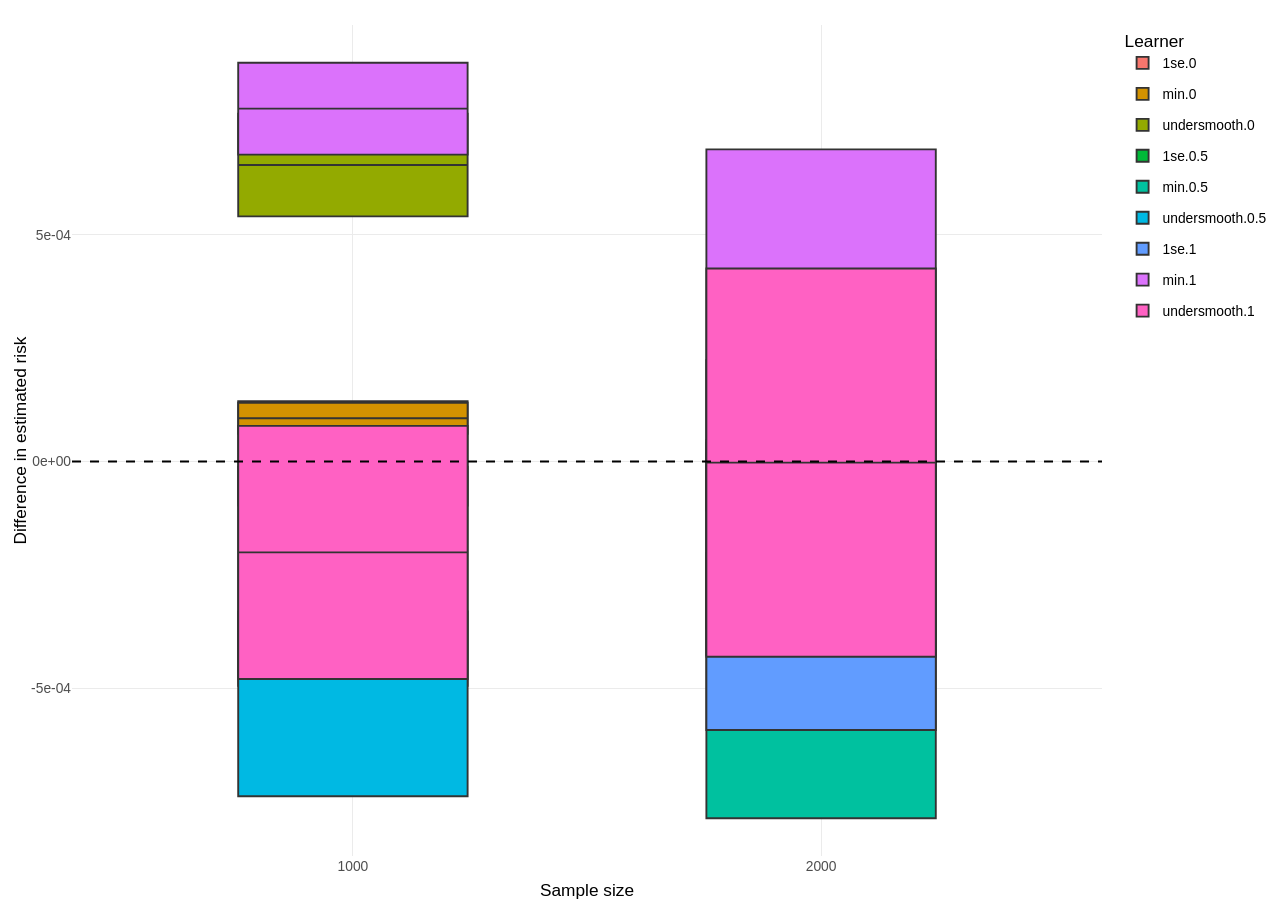
<file: docs/widgets/minimal_interactive.html>
<!DOCTYPE html>
<html lang="en">
<head>
<meta charset="utf-8"/>
<style>body{background-color:white;}</style>
<link href="minimal_interactive_files/htmltools-fill-0.5.9/fill.css" rel="stylesheet" />
<script src="minimal_interactive_files/htmlwidgets-1.6.4/htmlwidgets.js"></script>
<script src="minimal_interactive_files/plotly-binding-4.12.0/plotly.js"></script>
<script src="minimal_interactive_files/typedarray-0.1/typedarray.min.js"></script>
<script src="minimal_interactive_files/jquery-3.5.1/jquery.min.js"></script>
<link href="minimal_interactive_files/crosstalk-1.2.2/css/crosstalk.min.css" rel="stylesheet" />
<script src="minimal_interactive_files/crosstalk-1.2.2/js/crosstalk.min.js"></script>
<link href="minimal_interactive_files/plotly-htmlwidgets-css-2.25.2/plotly-htmlwidgets.css" rel="stylesheet" />
<script src="minimal_interactive_files/plotly-main-2.25.2/plotly-latest.min.js"></script>
  <title>plotly</title>
</head>
<body>
<div id="htmlwidget_container">
  <div class="plotly html-widget html-fill-item" id="htmlwidget-06c532897b8570a44633" style="width:100%;height:400px;"></div>
</div>
<script type="application/json" data-for="htmlwidget-06c532897b8570a44633">{"x":{"data":[{"x":[1,1,1,1,2,2,2,2],"y":[0.00013321351111567764,0.00013321351111567764,-9.7164027036092393e-05,-9.7164027036092393e-05,2.360829541317444e-06,2.360829541317444e-06,4.6849339416510372e-05,4.6849339416510372e-05],"hoverinfo":"y","type":"box","fillcolor":"rgba(248,118,109,1)","marker":{"opacity":null,"outliercolor":"rgba(0,0,0,1)","line":{"width":1.8897637795275593,"color":"rgba(0,0,0,1)"},"size":5.6692913385826778},"line":{"color":"rgba(51,51,51,1)","width":1.8897637795275593},"name":"1se.0","legendgroup":"1se.0","showlegend":true,"xaxis":"x","yaxis":"y","frame":null},{"x":[1,1,1,1,2,2,2,2],"y":[0.00012960713161391801,0.00012960713161391801,6.1373428157915355e-05,6.1373428157915355e-05,0.00022324138212239525,0.00022324138212239525,-0.00010797925753082416,-0.00010797925753082416],"hoverinfo":"y","type":"box","fillcolor":"rgba(211,146,0,1)","marker":{"opacity":null,"outliercolor":"rgba(0,0,0,1)","line":{"width":1.8897637795275593,"color":"rgba(0,0,0,1)"},"size":5.6692913385826778},"line":{"color":"rgba(51,51,51,1)","width":1.8897637795275593},"name":"min.0","legendgroup":"min.0","showlegend":true,"xaxis":"x","yaxis":"y","frame":null},{"x":[1,1,1,1,2,2,2,2],"y":[0.00076674543846359799,0.00076674543846359799,0.00054030012233848707,0.00054030012233848707,-0.00036822181196310977,-0.00036822181196310977,-0.00020130995627881676,-0.00020130995627881676],"hoverinfo":"y","type":"box","fillcolor":"rgba(147,170,0,1)","marker":{"opacity":null,"outliercolor":"rgba(0,0,0,1)","line":{"width":1.8897637795275593,"color":"rgba(0,0,0,1)"},"size":5.6692913385826778},"line":{"color":"rgba(51,51,51,1)","width":1.8897637795275593},"name":"undersmooth.0","legendgroup":"undersmooth.0","showlegend":true,"xaxis":"x","yaxis":"y","frame":null},{"x":[1,1,1,1,2,2,2,2],"y":[1.9408583074032038e-10,1.9408583074032038e-10,-1.3612139193597272e-11,-1.3612139193597272e-11,-5.8286708792820718e-15,-5.8286708792820718e-15,1.6350282239230296e-11,1.6350282239230296e-11],"hoverinfo":"y","type":"box","fillcolor":"rgba(0,186,56,1)","marker":{"opacity":null,"outliercolor":"rgba(0,0,0,1)","line":{"width":1.8897637795275593,"color":"rgba(0,0,0,1)"},"size":5.6692913385826778},"line":{"color":"rgba(51,51,51,1)","width":1.8897637795275593},"name":"1se.0.5","legendgroup":"1se.0.5","showlegend":true,"xaxis":"x","yaxis":"y","frame":null},{"x":[1,1,1,1,2,2,2,2],"y":[-0.00033045120715463616,-0.00033045120715463616,-0.00049419180257587181,-0.00049419180257587181,-9.5008940722077218e-06,-9.5008940722077218e-06,-0.00078596285734680582,-0.00078596285734680582],"hoverinfo":"y","type":"box","fillcolor":"rgba(0,193,159,1)","marker":{"opacity":null,"outliercolor":"rgba(0,0,0,1)","line":{"width":1.8897637795275593,"color":"rgba(0,0,0,1)"},"size":5.6692913385826778},"line":{"color":"rgba(51,51,51,1)","width":1.8897637795275593},"name":"min.0.5","legendgroup":"min.0.5","showlegend":true,"xaxis":"x","yaxis":"y","frame":null},{"x":[1,1,1,1,2,2,2,2],"y":[-1.1407459042551971e-05,-1.1407459042551971e-05,-0.00073761180584169805,-0.00073761180584169805,1.718306643712364e-05,1.718306643712364e-05,-0.00042667815957553312,-0.00042667815957553312],"hoverinfo":"y","type":"box","fillcolor":"rgba(0,185,227,1)","marker":{"opacity":null,"outliercolor":"rgba(0,0,0,1)","line":{"width":1.8897637795275593,"color":"rgba(0,0,0,1)"},"size":5.6692913385826778},"line":{"color":"rgba(51,51,51,1)","width":1.8897637795275593},"name":"undersmooth.0.5","legendgroup":"undersmooth.0.5","showlegend":true,"xaxis":"x","yaxis":"y","frame":null},{"x":[1,1,1,1,2,2,2,2],"y":[2.7373936450914016e-14,2.7373936450914016e-14,9.4132604488983418e-10,9.4132604488983418e-10,-0.00059164766495491128,-0.00059164766495491128,4.170865265223922e-05,4.170865265223922e-05],"hoverinfo":"y","type":"box","fillcolor":"rgba(97,156,255,1)","marker":{"opacity":null,"outliercolor":"rgba(0,0,0,1)","line":{"width":1.8897637795275593,"color":"rgba(0,0,0,1)"},"size":5.6692913385826778},"line":{"color":"rgba(51,51,51,1)","width":1.8897637795275593},"name":"1se.1","legendgroup":"1se.1","showlegend":true,"xaxis":"x","yaxis":"y","frame":null},{"x":[1,1,1,1,2,2,2,2],"y":[0.00087879548583402745,0.00087879548583402745,0.00067648452716694701,0.00067648452716694701,2.0114077070587655e-11,2.0114077070587655e-11,0.00068782688825899663,0.00068782688825899663],"hoverinfo":"y","type":"box","fillcolor":"rgba(219,114,251,1)","marker":{"opacity":null,"outliercolor":"rgba(0,0,0,1)","line":{"width":1.8897637795275593,"color":"rgba(0,0,0,1)"},"size":5.6692913385826778},"line":{"color":"rgba(51,51,51,1)","width":1.8897637795275593},"name":"min.1","legendgroup":"min.1","showlegend":true,"xaxis":"x","yaxis":"y","frame":null},{"x":[1,1,1,1,2,2,2,2],"y":[-0.00047919304365137694,-0.00047919304365137694,7.8740800202550809e-05,7.8740800202550809e-05,0.00042537967637146235,0.00042537967637146235,-0.00043007297143504014,-0.00043007297143504014],"hoverinfo":"y","type":"box","fillcolor":"rgba(255,97,195,1)","marker":{"opacity":null,"outliercolor":"rgba(0,0,0,1)","line":{"width":1.8897637795275593,"color":"rgba(0,0,0,1)"},"size":5.6692913385826778},"line":{"color":"rgba(51,51,51,1)","width":1.8897637795275593},"name":"undersmooth.1","legendgroup":"undersmooth.1","showlegend":true,"xaxis":"x","yaxis":"y","frame":null},{"x":[0.40000000000000002,2.6000000000000001],"y":[0,0],"text":"yintercept: 0","type":"scatter","mode":"lines","line":{"width":1.8897637795275593,"color":"rgba(0,0,0,1)","dash":"dash"},"hoveron":"points","showlegend":false,"xaxis":"x","yaxis":"y","hoverinfo":"text","frame":null}],"layout":{"margin":{"t":24.634288086342885,"r":8.6342880863428846,"b":44.034869240348698,"l":71.664591116645923},"paper_bgcolor":"rgba(255,255,255,1)","font":{"color":"rgba(0,0,0,1)","family":"","size":17.268576172685762},"xaxis":{"domain":[0,1],"automargin":true,"type":"linear","autorange":false,"range":[0.40000000000000002,2.6000000000000001],"tickmode":"array","ticktext":["1000","2000"],"tickvals":[1,2],"categoryorder":"array","categoryarray":["1000","2000"],"nticks":null,"ticks":"","tickcolor":null,"ticklen":4.3171440431714405,"tickwidth":0,"showticklabels":true,"tickfont":{"color":"rgba(77,77,77,1)","family":"","size":13.814860938148611},"tickangle":-0,"showline":false,"linecolor":null,"linewidth":0,"showgrid":true,"gridcolor":"rgba(235,235,235,1)","gridwidth":0.78493528057662576,"zeroline":false,"anchor":"y","title":{"text":"Sample size","font":{"color":"rgba(0,0,0,1)","family":"","size":17.268576172685762}},"hoverformat":".2f"},"yaxis":{"domain":[0,1],"automargin":true,"type":"linear","autorange":false,"range":[-0.00086920077450584746,0.00096203340299306909],"tickmode":"array","ticktext":["-5e-04","0e+00","5e-04"],"tickvals":[-0.00050000000000000001,0,0.00050000000000000012],"categoryorder":"array","categoryarray":["-5e-04","0e+00","5e-04"],"nticks":null,"ticks":"","tickcolor":null,"ticklen":4.3171440431714423,"tickwidth":0,"showticklabels":true,"tickfont":{"color":"rgba(77,77,77,1)","family":"","size":13.814860938148611},"tickangle":-0,"showline":false,"linecolor":null,"linewidth":0,"showgrid":true,"gridcolor":"rgba(235,235,235,1)","gridwidth":0.78493528057662576,"zeroline":false,"anchor":"x","title":{"text":"Difference in estimated risk","font":{"color":"rgba(0,0,0,1)","family":"","size":17.268576172685762}},"hoverformat":".2f"},"shapes":[],"showlegend":true,"legend":{"bgcolor":null,"bordercolor":null,"borderwidth":0,"font":{"color":"rgba(0,0,0,1)","family":"","size":13.814860938148611},"title":{"text":"Learner","font":{"color":"rgba(0,0,0,1)","family":"","size":17.268576172685762}}},"hovermode":"closest","barmode":"relative"},"config":{"doubleClick":"reset","modeBarButtonsToAdd":["hoverclosest","hovercompare"],"showSendToCloud":false},"source":"A","attrs":{"34e870cc5170":{"x":{},"y":{},"fill":{},"type":"box"},"34e87f2a3175":{"yintercept":{}}},"cur_data":"34e870cc5170","visdat":{"34e870cc5170":["function (y) ","x"],"34e87f2a3175":["function (y) ","x"]},"highlight":{"on":"plotly_click","persistent":false,"dynamic":false,"selectize":false,"opacityDim":0.20000000000000001,"selected":{"opacity":1},"debounce":0},"shinyEvents":["plotly_hover","plotly_click","plotly_selected","plotly_relayout","plotly_brushed","plotly_brushing","plotly_clickannotation","plotly_doubleclick","plotly_deselect","plotly_afterplot","plotly_sunburstclick"],"base_url":"https://plot.ly"},"evals":[],"jsHooks":[]}</script>
<script type="application/htmlwidget-sizing" data-for="htmlwidget-06c532897b8570a44633">{"viewer":{"width":"100%","height":400,"padding":0,"fill":true},"browser":{"width":"100%","height":400,"padding":0,"fill":true}}</script>
</body>
</html>
</file>
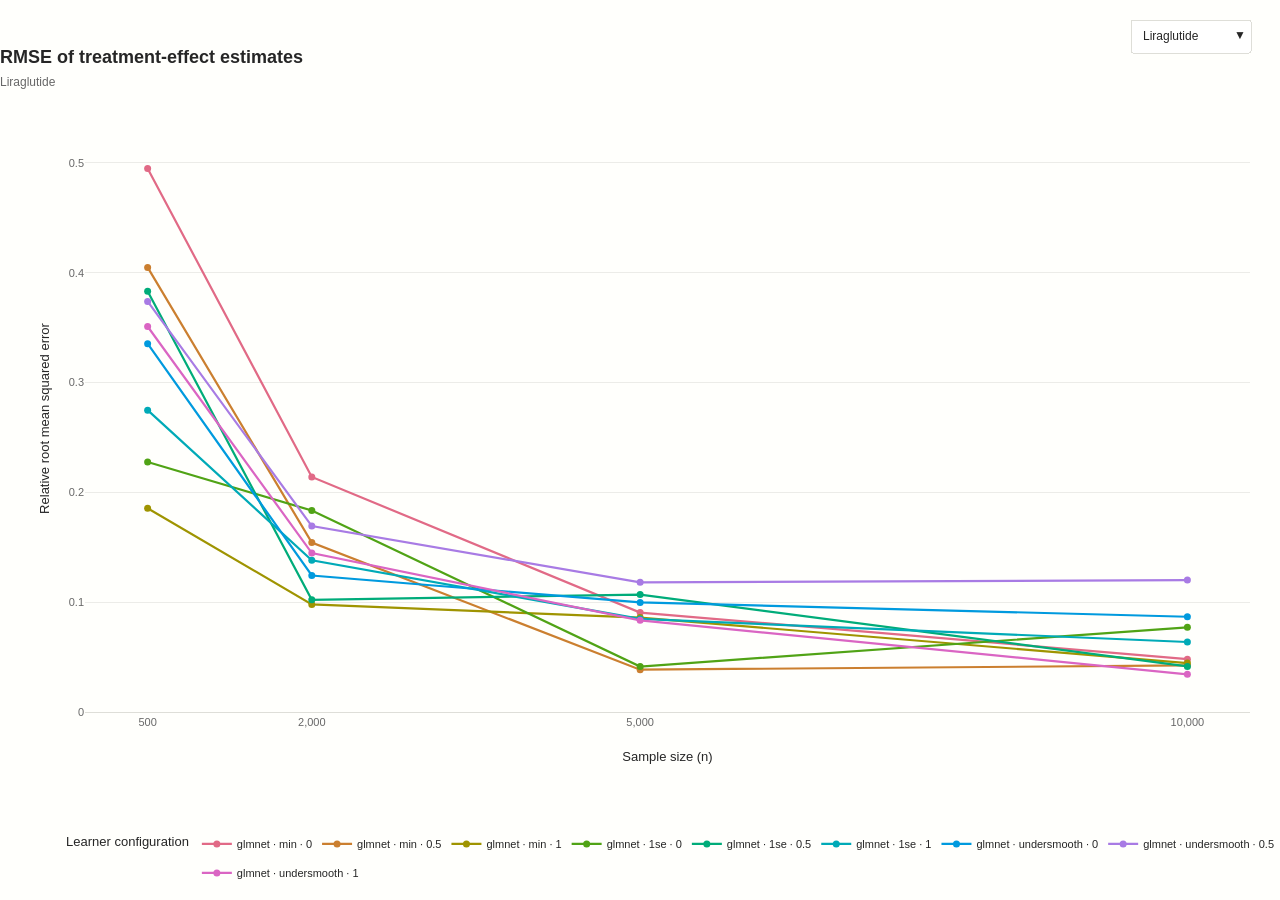
<file: docs/widgets/rmse00.html>
<!DOCTYPE html>
<html lang="en">
<head>
<meta charset="utf-8"/>
<style>body{background-color:white;}</style>
<link href="rmse00_files/htmltools-fill-0.5.9/fill.css" rel="stylesheet" />
<script src="rmse00_files/htmlwidgets-1.6.4/htmlwidgets.js"></script>
<script src="rmse00_files/plotly-binding-4.12.0/plotly.js"></script>
<script src="rmse00_files/typedarray-0.1/typedarray.min.js"></script>
<script src="rmse00_files/jquery-3.5.1/jquery.min.js"></script>
<link href="rmse00_files/crosstalk-1.2.2/css/crosstalk.min.css" rel="stylesheet" />
<script src="rmse00_files/crosstalk-1.2.2/js/crosstalk.min.js"></script>
<link href="rmse00_files/plotly-htmlwidgets-css-2.25.2/plotly-htmlwidgets.css" rel="stylesheet" />
<script src="rmse00_files/plotly-main-2.25.2/plotly-latest.min.js"></script>
  <title>plotly</title>
</head>
<body>
<div id="htmlwidget_container">
  <div class="plotly html-widget html-fill-item" id="htmlwidget-6cf28d7fd275be38b1d3" style="width:100%;height:400px;"></div>
</div>
<script type="application/json" data-for="htmlwidget-6cf28d7fd275be38b1d3">{"x":{"visdat":{"30b869c47a9a":["function () ","plotlyVisDat"],"30b824d3bc0":["function () ","data"],"30b8602e7941":["function () ","data"],"30b870e37f9e":["function () ","data"],"30b877f55109":["function () ","data"],"30b830757f65":["function () ","data"],"30b836a3b8b":["function () ","data"],"30b8428d6b87":["function () ","data"],"30b8120867e7":["function () ","data"],"30b841164052":["function () ","data"],"30b810b429fe":["function () ","data"],"30b820c1ec4":["function () ","data"],"30b83f4329e1":["function () ","data"],"30b872a847a0":["function () ","data"],"30b81f3d2788":["function () ","data"],"30b869323cc1":["function () ","data"],"30b83fe026c8":["function () ","data"],"30b824364caf":["function () ","data"],"30b8b68177f":["function () ","data"],"30b88636c70":["function () ","data"],"30b8798e4e12":["function () ","data"],"30b825df3a1":["function () ","data"],"30b84b4f6019":["function () ","data"],"30b8722e4ec5":["function () ","data"],"30b833ee3958":["function () ","data"],"30b859563bdc":["function () ","data"],"30b8133c7cf2":["function () ","data"],"30b86a407538":["function () ","data"]},"cur_data":"30b86a407538","attrs":{"30b824d3bc0":{"alpha_stroke":1,"sizes":[10,100],"spans":[1,20],"x":{},"y":{},"type":"scatter","mode":"lines+markers","name":"glmnet · min · 0","legendgroup":"glmnet · min · 0","showlegend":true,"visible":true,"line":{"color":"#E16A86","width":2.2000000000000002},"marker":{"color":"#E16A86","size":7},"text":{},"hovertemplate":"%{text}<extra><\/extra>","inherit":true},"30b8602e7941":{"alpha_stroke":1,"sizes":[10,100],"spans":[1,20],"x":{},"y":{},"type":"scatter","mode":"lines+markers","name":"glmnet · min · 0.5","legendgroup":"glmnet · min · 0.5","showlegend":true,"visible":true,"line":{"color":"#CB7F2F","width":2.2000000000000002},"marker":{"color":"#CB7F2F","size":7},"text":{},"hovertemplate":"%{text}<extra><\/extra>","inherit":true},"30b870e37f9e":{"alpha_stroke":1,"sizes":[10,100],"spans":[1,20],"x":{},"y":{},"type":"scatter","mode":"lines+markers","name":"glmnet · min · 1","legendgroup":"glmnet · min · 1","showlegend":true,"visible":true,"line":{"color":"#9F9400","width":2.2000000000000002},"marker":{"color":"#9F9400","size":7},"text":{},"hovertemplate":"%{text}<extra><\/extra>","inherit":true},"30b877f55109":{"alpha_stroke":1,"sizes":[10,100],"spans":[1,20],"x":{},"y":{},"type":"scatter","mode":"lines+markers","name":"glmnet · 1se · 0","legendgroup":"glmnet · 1se · 0","showlegend":true,"visible":true,"line":{"color":"#50A315","width":2.2000000000000002},"marker":{"color":"#50A315","size":7},"text":{},"hovertemplate":"%{text}<extra><\/extra>","inherit":true},"30b830757f65":{"alpha_stroke":1,"sizes":[10,100],"spans":[1,20],"x":{},"y":{},"type":"scatter","mode":"lines+markers","name":"glmnet · 1se · 0.5","legendgroup":"glmnet · 1se · 0.5","showlegend":true,"visible":true,"line":{"color":"#00AC79","width":2.2000000000000002},"marker":{"color":"#00AC79","size":7},"text":{},"hovertemplate":"%{text}<extra><\/extra>","inherit":true},"30b836a3b8b":{"alpha_stroke":1,"sizes":[10,100],"spans":[1,20],"x":{},"y":{},"type":"scatter","mode":"lines+markers","name":"glmnet · 1se · 1","legendgroup":"glmnet · 1se · 1","showlegend":true,"visible":true,"line":{"color":"#00AAB7","width":2.2000000000000002},"marker":{"color":"#00AAB7","size":7},"text":{},"hovertemplate":"%{text}<extra><\/extra>","inherit":true},"30b8428d6b87":{"alpha_stroke":1,"sizes":[10,100],"spans":[1,20],"x":{},"y":{},"type":"scatter","mode":"lines+markers","name":"glmnet · undersmooth · 0","legendgroup":"glmnet · undersmooth · 0","showlegend":true,"visible":true,"line":{"color":"#009ADE","width":2.2000000000000002},"marker":{"color":"#009ADE","size":7},"text":{},"hovertemplate":"%{text}<extra><\/extra>","inherit":true},"30b8120867e7":{"alpha_stroke":1,"sizes":[10,100],"spans":[1,20],"x":{},"y":{},"type":"scatter","mode":"lines+markers","name":"glmnet · undersmooth · 0.5","legendgroup":"glmnet · undersmooth · 0.5","showlegend":true,"visible":true,"line":{"color":"#A87BE4","width":2.2000000000000002},"marker":{"color":"#A87BE4","size":7},"text":{},"hovertemplate":"%{text}<extra><\/extra>","inherit":true},"30b841164052":{"alpha_stroke":1,"sizes":[10,100],"spans":[1,20],"x":{},"y":{},"type":"scatter","mode":"lines+markers","name":"glmnet · undersmooth · 1","legendgroup":"glmnet · undersmooth · 1","showlegend":true,"visible":true,"line":{"color":"#DA65C3","width":2.2000000000000002},"marker":{"color":"#DA65C3","size":7},"text":{},"hovertemplate":"%{text}<extra><\/extra>","inherit":true},"30b810b429fe":{"alpha_stroke":1,"sizes":[10,100],"spans":[1,20],"x":{},"y":{},"type":"scatter","mode":"lines+markers","name":"glmnet · min · 0","legendgroup":"glmnet · min · 0","showlegend":true,"visible":false,"line":{"color":"#E16A86","width":2.2000000000000002},"marker":{"color":"#E16A86","size":7},"text":{},"hovertemplate":"%{text}<extra><\/extra>","inherit":true},"30b820c1ec4":{"alpha_stroke":1,"sizes":[10,100],"spans":[1,20],"x":{},"y":{},"type":"scatter","mode":"lines+markers","name":"glmnet · min · 0.5","legendgroup":"glmnet · min · 0.5","showlegend":true,"visible":false,"line":{"color":"#CB7F2F","width":2.2000000000000002},"marker":{"color":"#CB7F2F","size":7},"text":{},"hovertemplate":"%{text}<extra><\/extra>","inherit":true},"30b83f4329e1":{"alpha_stroke":1,"sizes":[10,100],"spans":[1,20],"x":{},"y":{},"type":"scatter","mode":"lines+markers","name":"glmnet · min · 1","legendgroup":"glmnet · min · 1","showlegend":true,"visible":false,"line":{"color":"#9F9400","width":2.2000000000000002},"marker":{"color":"#9F9400","size":7},"text":{},"hovertemplate":"%{text}<extra><\/extra>","inherit":true},"30b872a847a0":{"alpha_stroke":1,"sizes":[10,100],"spans":[1,20],"x":{},"y":{},"type":"scatter","mode":"lines+markers","name":"glmnet · 1se · 0","legendgroup":"glmnet · 1se · 0","showlegend":true,"visible":false,"line":{"color":"#50A315","width":2.2000000000000002},"marker":{"color":"#50A315","size":7},"text":{},"hovertemplate":"%{text}<extra><\/extra>","inherit":true},"30b81f3d2788":{"alpha_stroke":1,"sizes":[10,100],"spans":[1,20],"x":{},"y":{},"type":"scatter","mode":"lines+markers","name":"glmnet · 1se · 0.5","legendgroup":"glmnet · 1se · 0.5","showlegend":true,"visible":false,"line":{"color":"#00AC79","width":2.2000000000000002},"marker":{"color":"#00AC79","size":7},"text":{},"hovertemplate":"%{text}<extra><\/extra>","inherit":true},"30b869323cc1":{"alpha_stroke":1,"sizes":[10,100],"spans":[1,20],"x":{},"y":{},"type":"scatter","mode":"lines+markers","name":"glmnet · 1se · 1","legendgroup":"glmnet · 1se · 1","showlegend":true,"visible":false,"line":{"color":"#00AAB7","width":2.2000000000000002},"marker":{"color":"#00AAB7","size":7},"text":{},"hovertemplate":"%{text}<extra><\/extra>","inherit":true},"30b83fe026c8":{"alpha_stroke":1,"sizes":[10,100],"spans":[1,20],"x":{},"y":{},"type":"scatter","mode":"lines+markers","name":"glmnet · undersmooth · 0","legendgroup":"glmnet · undersmooth · 0","showlegend":true,"visible":false,"line":{"color":"#009ADE","width":2.2000000000000002},"marker":{"color":"#009ADE","size":7},"text":{},"hovertemplate":"%{text}<extra><\/extra>","inherit":true},"30b824364caf":{"alpha_stroke":1,"sizes":[10,100],"spans":[1,20],"x":{},"y":{},"type":"scatter","mode":"lines+markers","name":"glmnet · undersmooth · 0.5","legendgroup":"glmnet · undersmooth · 0.5","showlegend":true,"visible":false,"line":{"color":"#A87BE4","width":2.2000000000000002},"marker":{"color":"#A87BE4","size":7},"text":{},"hovertemplate":"%{text}<extra><\/extra>","inherit":true},"30b8b68177f":{"alpha_stroke":1,"sizes":[10,100],"spans":[1,20],"x":{},"y":{},"type":"scatter","mode":"lines+markers","name":"glmnet · undersmooth · 1","legendgroup":"glmnet · undersmooth · 1","showlegend":true,"visible":false,"line":{"color":"#DA65C3","width":2.2000000000000002},"marker":{"color":"#DA65C3","size":7},"text":{},"hovertemplate":"%{text}<extra><\/extra>","inherit":true},"30b88636c70":{"alpha_stroke":1,"sizes":[10,100],"spans":[1,20],"x":{},"y":{},"type":"scatter","mode":"lines+markers","name":"glmnet · min · 0","legendgroup":"glmnet · min · 0","showlegend":true,"visible":false,"line":{"color":"#E16A86","width":2.2000000000000002},"marker":{"color":"#E16A86","size":7},"text":{},"hovertemplate":"%{text}<extra><\/extra>","inherit":true},"30b8798e4e12":{"alpha_stroke":1,"sizes":[10,100],"spans":[1,20],"x":{},"y":{},"type":"scatter","mode":"lines+markers","name":"glmnet · min · 0.5","legendgroup":"glmnet · min · 0.5","showlegend":true,"visible":false,"line":{"color":"#CB7F2F","width":2.2000000000000002},"marker":{"color":"#CB7F2F","size":7},"text":{},"hovertemplate":"%{text}<extra><\/extra>","inherit":true},"30b825df3a1":{"alpha_stroke":1,"sizes":[10,100],"spans":[1,20],"x":{},"y":{},"type":"scatter","mode":"lines+markers","name":"glmnet · min · 1","legendgroup":"glmnet · min · 1","showlegend":true,"visible":false,"line":{"color":"#9F9400","width":2.2000000000000002},"marker":{"color":"#9F9400","size":7},"text":{},"hovertemplate":"%{text}<extra><\/extra>","inherit":true},"30b84b4f6019":{"alpha_stroke":1,"sizes":[10,100],"spans":[1,20],"x":{},"y":{},"type":"scatter","mode":"lines+markers","name":"glmnet · 1se · 0","legendgroup":"glmnet · 1se · 0","showlegend":true,"visible":false,"line":{"color":"#50A315","width":2.2000000000000002},"marker":{"color":"#50A315","size":7},"text":{},"hovertemplate":"%{text}<extra><\/extra>","inherit":true},"30b8722e4ec5":{"alpha_stroke":1,"sizes":[10,100],"spans":[1,20],"x":{},"y":{},"type":"scatter","mode":"lines+markers","name":"glmnet · 1se · 0.5","legendgroup":"glmnet · 1se · 0.5","showlegend":true,"visible":false,"line":{"color":"#00AC79","width":2.2000000000000002},"marker":{"color":"#00AC79","size":7},"text":{},"hovertemplate":"%{text}<extra><\/extra>","inherit":true},"30b833ee3958":{"alpha_stroke":1,"sizes":[10,100],"spans":[1,20],"x":{},"y":{},"type":"scatter","mode":"lines+markers","name":"glmnet · 1se · 1","legendgroup":"glmnet · 1se · 1","showlegend":true,"visible":false,"line":{"color":"#00AAB7","width":2.2000000000000002},"marker":{"color":"#00AAB7","size":7},"text":{},"hovertemplate":"%{text}<extra><\/extra>","inherit":true},"30b859563bdc":{"alpha_stroke":1,"sizes":[10,100],"spans":[1,20],"x":{},"y":{},"type":"scatter","mode":"lines+markers","name":"glmnet · undersmooth · 0","legendgroup":"glmnet · undersmooth · 0","showlegend":true,"visible":false,"line":{"color":"#009ADE","width":2.2000000000000002},"marker":{"color":"#009ADE","size":7},"text":{},"hovertemplate":"%{text}<extra><\/extra>","inherit":true},"30b8133c7cf2":{"alpha_stroke":1,"sizes":[10,100],"spans":[1,20],"x":{},"y":{},"type":"scatter","mode":"lines+markers","name":"glmnet · undersmooth · 0.5","legendgroup":"glmnet · undersmooth · 0.5","showlegend":true,"visible":false,"line":{"color":"#A87BE4","width":2.2000000000000002},"marker":{"color":"#A87BE4","size":7},"text":{},"hovertemplate":"%{text}<extra><\/extra>","inherit":true},"30b86a407538":{"alpha_stroke":1,"sizes":[10,100],"spans":[1,20],"x":{},"y":{},"type":"scatter","mode":"lines+markers","name":"glmnet · undersmooth · 1","legendgroup":"glmnet · undersmooth · 1","showlegend":true,"visible":false,"line":{"color":"#DA65C3","width":2.2000000000000002},"marker":{"color":"#DA65C3","size":7},"text":{},"hovertemplate":"%{text}<extra><\/extra>","inherit":true}},"layout":{"margin":{"b":125,"l":85,"t":125,"r":30},"title":{"text":"<b>RMSE of treatment-effect estimates<\/b><br><span style='font-size:12px;color:#686868'>Liraglutide<\/span>","x":0,"xanchor":"left","font":{"family":"Arial, sans-serif","size":18,"color":"#262626"}},"xaxis":{"domain":[0,1],"automargin":true,"title":{"text":"Sample size (n)","font":{"size":13}},"tickformat":",d","tickvals":[500,2000,5000,10000],"showgrid":false,"zeroline":false,"showline":true,"linecolor":"#DEDED8","tickfont":{"size":11,"color":"#686868"}},"yaxis":{"domain":[0,1],"automargin":true,"title":{"text":"Relative root mean squared error","font":{"size":13}},"range":[0,0.53453647749976396],"showgrid":true,"gridcolor":"#ECECE8","zeroline":false,"showline":false,"tickfont":{"size":11,"color":"#686868"}},"updatemenus":[{"type":"dropdown","direction":"down","x":1,"y":1.1799999999999999,"xanchor":"right","yanchor":"top","active":0,"bgcolor":"white","bordercolor":"#DEDED8","borderwidth":1,"font":{"size":12,"color":"#262626"},"buttons":[{"label":"Liraglutide","method":"update","args":[{"visible":[true,true,true,true,true,true,true,true,true,false,false,false,false,false,false,false,false,false,false,false,false,false,false,false,false,false,false]},{"title":{"text":"<b>RMSE of treatment-effect estimates<\/b><br><span style='font-size:12px;color:#686868'>Liraglutide<\/span>"}}]},{"label":"Placebo","method":"update","args":[{"visible":[false,false,false,false,false,false,false,false,false,true,true,true,true,true,true,true,true,true,false,false,false,false,false,false,false,false,false]},{"title":{"text":"<b>RMSE of treatment-effect estimates<\/b><br><span style='font-size:12px;color:#686868'>Placebo<\/span>"}}]},{"label":"Risk difference","method":"update","args":[{"visible":[false,false,false,false,false,false,false,false,false,false,false,false,false,false,false,false,false,false,true,true,true,true,true,true,true,true,true]},{"title":{"text":"<b>RMSE of treatment-effect estimates<\/b><br><span style='font-size:12px;color:#686868'>Risk difference<\/span>"}}]}]}],"legend":{"orientation":"h","x":0,"y":-0.20000000000000001,"xanchor":"left","yanchor":"top","title":{"text":"Learner configuration"},"font":{"size":11}},"hovermode":"closest","paper_bgcolor":"#FFFFFC","plot_bgcolor":"#FFFFFC","font":{"family":"Arial, sans-serif","color":"#262626"},"showlegend":true},"source":"A","config":{"modeBarButtonsToAdd":["hoverclosest","hovercompare"],"showSendToCloud":false},"data":[{"x":[500,2000,5000,10000],"y":[0.49494118287015176,0.21406837825895295,0.090549986587850642,0.048135579255113484],"type":"scatter","mode":"lines+markers","name":"glmnet · min · 0","legendgroup":"glmnet · min · 0","showlegend":true,"visible":true,"line":{"color":"#E16A86","width":2.2000000000000002},"marker":{"color":"#E16A86","size":7,"line":{"color":"rgba(31,119,180,1)"}},"text":["<b>Liraglutide<\/b><br>Learner: glmnet · min · 0<br>Sample size:    500<br>Relative RMSE: 0.4949<br>Reference risk/effect: 0.04477<br>Simulation replicates: 4","<b>Liraglutide<\/b><br>Learner: glmnet · min · 0<br>Sample size:  2,000<br>Relative RMSE: 0.2141<br>Reference risk/effect: 0.04477<br>Simulation replicates: 4","<b>Liraglutide<\/b><br>Learner: glmnet · min · 0<br>Sample size:  5,000<br>Relative RMSE: 0.0905<br>Reference risk/effect: 0.04477<br>Simulation replicates: 4","<b>Liraglutide<\/b><br>Learner: glmnet · min · 0<br>Sample size: 10,000<br>Relative RMSE: 0.0481<br>Reference risk/effect: 0.04477<br>Simulation replicates: 4"],"hovertemplate":["%{text}<extra><\/extra>","%{text}<extra><\/extra>","%{text}<extra><\/extra>","%{text}<extra><\/extra>"],"error_y":{"color":"rgba(31,119,180,1)"},"error_x":{"color":"rgba(31,119,180,1)"},"xaxis":"x","yaxis":"y","frame":null},{"x":[500,2000,5000,10000],"y":[0.40483322392802917,0.15424362462589494,0.038545762270964588,0.042389633803712488],"type":"scatter","mode":"lines+markers","name":"glmnet · min · 0.5","legendgroup":"glmnet · min · 0.5","showlegend":true,"visible":true,"line":{"color":"#CB7F2F","width":2.2000000000000002},"marker":{"color":"#CB7F2F","size":7,"line":{"color":"rgba(255,127,14,1)"}},"text":["<b>Liraglutide<\/b><br>Learner: glmnet · min · 0.5<br>Sample size:    500<br>Relative RMSE: 0.4048<br>Reference risk/effect: 0.04477<br>Simulation replicates: 4","<b>Liraglutide<\/b><br>Learner: glmnet · min · 0.5<br>Sample size:  2,000<br>Relative RMSE: 0.1542<br>Reference risk/effect: 0.04477<br>Simulation replicates: 4","<b>Liraglutide<\/b><br>Learner: glmnet · min · 0.5<br>Sample size:  5,000<br>Relative RMSE: 0.0385<br>Reference risk/effect: 0.04477<br>Simulation replicates: 4","<b>Liraglutide<\/b><br>Learner: glmnet · min · 0.5<br>Sample size: 10,000<br>Relative RMSE: 0.0424<br>Reference risk/effect: 0.04477<br>Simulation replicates: 4"],"hovertemplate":["%{text}<extra><\/extra>","%{text}<extra><\/extra>","%{text}<extra><\/extra>","%{text}<extra><\/extra>"],"error_y":{"color":"rgba(255,127,14,1)"},"error_x":{"color":"rgba(255,127,14,1)"},"xaxis":"x","yaxis":"y","frame":null},{"x":[500,2000,5000,10000],"y":[0.18555223027883305,0.097983634658291782,0.085953058904793961,0.044541187922041696],"type":"scatter","mode":"lines+markers","name":"glmnet · min · 1","legendgroup":"glmnet · min · 1","showlegend":true,"visible":true,"line":{"color":"#9F9400","width":2.2000000000000002},"marker":{"color":"#9F9400","size":7,"line":{"color":"rgba(44,160,44,1)"}},"text":["<b>Liraglutide<\/b><br>Learner: glmnet · min · 1<br>Sample size:    500<br>Relative RMSE: 0.1856<br>Reference risk/effect: 0.04477<br>Simulation replicates: 4","<b>Liraglutide<\/b><br>Learner: glmnet · min · 1<br>Sample size:  2,000<br>Relative RMSE: 0.0980<br>Reference risk/effect: 0.04477<br>Simulation replicates: 4","<b>Liraglutide<\/b><br>Learner: glmnet · min · 1<br>Sample size:  5,000<br>Relative RMSE: 0.0860<br>Reference risk/effect: 0.04477<br>Simulation replicates: 4","<b>Liraglutide<\/b><br>Learner: glmnet · min · 1<br>Sample size: 10,000<br>Relative RMSE: 0.0445<br>Reference risk/effect: 0.04477<br>Simulation replicates: 4"],"hovertemplate":["%{text}<extra><\/extra>","%{text}<extra><\/extra>","%{text}<extra><\/extra>","%{text}<extra><\/extra>"],"error_y":{"color":"rgba(44,160,44,1)"},"error_x":{"color":"rgba(44,160,44,1)"},"xaxis":"x","yaxis":"y","frame":null},{"x":[500,2000,5000,10000],"y":[0.2276835784355043,0.18343365203351336,0.041360235496135017,0.07708318388989914],"type":"scatter","mode":"lines+markers","name":"glmnet · 1se · 0","legendgroup":"glmnet · 1se · 0","showlegend":true,"visible":true,"line":{"color":"#50A315","width":2.2000000000000002},"marker":{"color":"#50A315","size":7,"line":{"color":"rgba(214,39,40,1)"}},"text":["<b>Liraglutide<\/b><br>Learner: glmnet · 1se · 0<br>Sample size:    500<br>Relative RMSE: 0.2277<br>Reference risk/effect: 0.04477<br>Simulation replicates: 4","<b>Liraglutide<\/b><br>Learner: glmnet · 1se · 0<br>Sample size:  2,000<br>Relative RMSE: 0.1834<br>Reference risk/effect: 0.04477<br>Simulation replicates: 4","<b>Liraglutide<\/b><br>Learner: glmnet · 1se · 0<br>Sample size:  5,000<br>Relative RMSE: 0.0414<br>Reference risk/effect: 0.04477<br>Simulation replicates: 4","<b>Liraglutide<\/b><br>Learner: glmnet · 1se · 0<br>Sample size: 10,000<br>Relative RMSE: 0.0771<br>Reference risk/effect: 0.04477<br>Simulation replicates: 4"],"hovertemplate":["%{text}<extra><\/extra>","%{text}<extra><\/extra>","%{text}<extra><\/extra>","%{text}<extra><\/extra>"],"error_y":{"color":"rgba(214,39,40,1)"},"error_x":{"color":"rgba(214,39,40,1)"},"xaxis":"x","yaxis":"y","frame":null},{"x":[500,2000,5000,10000],"y":[0.38313143463918675,0.10212480858210696,0.1069589596444456,0.041491701509919723],"type":"scatter","mode":"lines+markers","name":"glmnet · 1se · 0.5","legendgroup":"glmnet · 1se · 0.5","showlegend":true,"visible":true,"line":{"color":"#00AC79","width":2.2000000000000002},"marker":{"color":"#00AC79","size":7,"line":{"color":"rgba(148,103,189,1)"}},"text":["<b>Liraglutide<\/b><br>Learner: glmnet · 1se · 0.5<br>Sample size:    500<br>Relative RMSE: 0.3831<br>Reference risk/effect: 0.04477<br>Simulation replicates: 4","<b>Liraglutide<\/b><br>Learner: glmnet · 1se · 0.5<br>Sample size:  2,000<br>Relative RMSE: 0.1021<br>Reference risk/effect: 0.04477<br>Simulation replicates: 4","<b>Liraglutide<\/b><br>Learner: glmnet · 1se · 0.5<br>Sample size:  5,000<br>Relative RMSE: 0.1070<br>Reference risk/effect: 0.04477<br>Simulation replicates: 4","<b>Liraglutide<\/b><br>Learner: glmnet · 1se · 0.5<br>Sample size: 10,000<br>Relative RMSE: 0.0415<br>Reference risk/effect: 0.04477<br>Simulation replicates: 4"],"hovertemplate":["%{text}<extra><\/extra>","%{text}<extra><\/extra>","%{text}<extra><\/extra>","%{text}<extra><\/extra>"],"error_y":{"color":"rgba(148,103,189,1)"},"error_x":{"color":"rgba(148,103,189,1)"},"xaxis":"x","yaxis":"y","frame":null},{"x":[500,2000,5000,10000],"y":[0.2748614669074772,0.13814301128493031,0.084766426271848092,0.063762719735119919],"type":"scatter","mode":"lines+markers","name":"glmnet · 1se · 1","legendgroup":"glmnet · 1se · 1","showlegend":true,"visible":true,"line":{"color":"#00AAB7","width":2.2000000000000002},"marker":{"color":"#00AAB7","size":7,"line":{"color":"rgba(140,86,75,1)"}},"text":["<b>Liraglutide<\/b><br>Learner: glmnet · 1se · 1<br>Sample size:    500<br>Relative RMSE: 0.2749<br>Reference risk/effect: 0.04477<br>Simulation replicates: 4","<b>Liraglutide<\/b><br>Learner: glmnet · 1se · 1<br>Sample size:  2,000<br>Relative RMSE: 0.1381<br>Reference risk/effect: 0.04477<br>Simulation replicates: 4","<b>Liraglutide<\/b><br>Learner: glmnet · 1se · 1<br>Sample size:  5,000<br>Relative RMSE: 0.0848<br>Reference risk/effect: 0.04477<br>Simulation replicates: 4","<b>Liraglutide<\/b><br>Learner: glmnet · 1se · 1<br>Sample size: 10,000<br>Relative RMSE: 0.0638<br>Reference risk/effect: 0.04477<br>Simulation replicates: 4"],"hovertemplate":["%{text}<extra><\/extra>","%{text}<extra><\/extra>","%{text}<extra><\/extra>","%{text}<extra><\/extra>"],"error_y":{"color":"rgba(140,86,75,1)"},"error_x":{"color":"rgba(140,86,75,1)"},"xaxis":"x","yaxis":"y","frame":null},{"x":[500,2000,5000,10000],"y":[0.33535529869392194,0.12430051769583664,0.099770860697404692,0.086749930164751923],"type":"scatter","mode":"lines+markers","name":"glmnet · undersmooth · 0","legendgroup":"glmnet · undersmooth · 0","showlegend":true,"visible":true,"line":{"color":"#009ADE","width":2.2000000000000002},"marker":{"color":"#009ADE","size":7,"line":{"color":"rgba(227,119,194,1)"}},"text":["<b>Liraglutide<\/b><br>Learner: glmnet · undersmooth · 0<br>Sample size:    500<br>Relative RMSE: 0.3354<br>Reference risk/effect: 0.04477<br>Simulation replicates: 4","<b>Liraglutide<\/b><br>Learner: glmnet · undersmooth · 0<br>Sample size:  2,000<br>Relative RMSE: 0.1243<br>Reference risk/effect: 0.04477<br>Simulation replicates: 4","<b>Liraglutide<\/b><br>Learner: glmnet · undersmooth · 0<br>Sample size:  5,000<br>Relative RMSE: 0.0998<br>Reference risk/effect: 0.04477<br>Simulation replicates: 4","<b>Liraglutide<\/b><br>Learner: glmnet · undersmooth · 0<br>Sample size: 10,000<br>Relative RMSE: 0.0867<br>Reference risk/effect: 0.04477<br>Simulation replicates: 4"],"hovertemplate":["%{text}<extra><\/extra>","%{text}<extra><\/extra>","%{text}<extra><\/extra>","%{text}<extra><\/extra>"],"error_y":{"color":"rgba(227,119,194,1)"},"error_x":{"color":"rgba(227,119,194,1)"},"xaxis":"x","yaxis":"y","frame":null},{"x":[500,2000,5000,10000],"y":[0.37384253150987251,0.16927621943417978,0.11809001397951702,0.12009390446612769],"type":"scatter","mode":"lines+markers","name":"glmnet · undersmooth · 0.5","legendgroup":"glmnet · undersmooth · 0.5","showlegend":true,"visible":true,"line":{"color":"#A87BE4","width":2.2000000000000002},"marker":{"color":"#A87BE4","size":7,"line":{"color":"rgba(127,127,127,1)"}},"text":["<b>Liraglutide<\/b><br>Learner: glmnet · undersmooth · 0.5<br>Sample size:    500<br>Relative RMSE: 0.3738<br>Reference risk/effect: 0.04477<br>Simulation replicates: 4","<b>Liraglutide<\/b><br>Learner: glmnet · undersmooth · 0.5<br>Sample size:  2,000<br>Relative RMSE: 0.1693<br>Reference risk/effect: 0.04477<br>Simulation replicates: 4","<b>Liraglutide<\/b><br>Learner: glmnet · undersmooth · 0.5<br>Sample size:  5,000<br>Relative RMSE: 0.1181<br>Reference risk/effect: 0.04477<br>Simulation replicates: 4","<b>Liraglutide<\/b><br>Learner: glmnet · undersmooth · 0.5<br>Sample size: 10,000<br>Relative RMSE: 0.1201<br>Reference risk/effect: 0.04477<br>Simulation replicates: 4"],"hovertemplate":["%{text}<extra><\/extra>","%{text}<extra><\/extra>","%{text}<extra><\/extra>","%{text}<extra><\/extra>"],"error_y":{"color":"rgba(127,127,127,1)"},"error_x":{"color":"rgba(127,127,127,1)"},"xaxis":"x","yaxis":"y","frame":null},{"x":[500,2000,5000,10000],"y":[0.35102743659691438,0.14475155613934584,0.083471901964217762,0.034282493990554705],"type":"scatter","mode":"lines+markers","name":"glmnet · undersmooth · 1","legendgroup":"glmnet · undersmooth · 1","showlegend":true,"visible":true,"line":{"color":"#DA65C3","width":2.2000000000000002},"marker":{"color":"#DA65C3","size":7,"line":{"color":"rgba(188,189,34,1)"}},"text":["<b>Liraglutide<\/b><br>Learner: glmnet · undersmooth · 1<br>Sample size:    500<br>Relative RMSE: 0.3510<br>Reference risk/effect: 0.04477<br>Simulation replicates: 4","<b>Liraglutide<\/b><br>Learner: glmnet · undersmooth · 1<br>Sample size:  2,000<br>Relative RMSE: 0.1448<br>Reference risk/effect: 0.04477<br>Simulation replicates: 4","<b>Liraglutide<\/b><br>Learner: glmnet · undersmooth · 1<br>Sample size:  5,000<br>Relative RMSE: 0.0835<br>Reference risk/effect: 0.04477<br>Simulation replicates: 4","<b>Liraglutide<\/b><br>Learner: glmnet · undersmooth · 1<br>Sample size: 10,000<br>Relative RMSE: 0.0343<br>Reference risk/effect: 0.04477<br>Simulation replicates: 4"],"hovertemplate":["%{text}<extra><\/extra>","%{text}<extra><\/extra>","%{text}<extra><\/extra>","%{text}<extra><\/extra>"],"error_y":{"color":"rgba(188,189,34,1)"},"error_x":{"color":"rgba(188,189,34,1)"},"xaxis":"x","yaxis":"y","frame":null},{"x":[500,2000,5000,10000],"y":[0.20445756781292759,0.14166717113624222,0.086472274915705999,0.029668429913677602],"type":"scatter","mode":"lines+markers","name":"glmnet · min · 0","legendgroup":"glmnet · min · 0","showlegend":true,"visible":false,"line":{"color":"#E16A86","width":2.2000000000000002},"marker":{"color":"#E16A86","size":7,"line":{"color":"rgba(23,190,207,1)"}},"text":["<b>Placebo<\/b><br>Learner: glmnet · min · 0<br>Sample size:    500<br>Relative RMSE: 0.2045<br>Reference risk/effect: 0.11715<br>Simulation replicates: 4","<b>Placebo<\/b><br>Learner: glmnet · min · 0<br>Sample size:  2,000<br>Relative RMSE: 0.1417<br>Reference risk/effect: 0.11715<br>Simulation replicates: 4","<b>Placebo<\/b><br>Learner: glmnet · min · 0<br>Sample size:  5,000<br>Relative RMSE: 0.0865<br>Reference risk/effect: 0.11715<br>Simulation replicates: 4","<b>Placebo<\/b><br>Learner: glmnet · min · 0<br>Sample size: 10,000<br>Relative RMSE: 0.0297<br>Reference risk/effect: 0.11715<br>Simulation replicates: 4"],"hovertemplate":["%{text}<extra><\/extra>","%{text}<extra><\/extra>","%{text}<extra><\/extra>","%{text}<extra><\/extra>"],"error_y":{"color":"rgba(23,190,207,1)"},"error_x":{"color":"rgba(23,190,207,1)"},"xaxis":"x","yaxis":"y","frame":null},{"x":[500,2000,5000,10000],"y":[0.066608526549733524,0.017785844332762625,0.040155648565899808,0.021112814212152838],"type":"scatter","mode":"lines+markers","name":"glmnet · min · 0.5","legendgroup":"glmnet · min · 0.5","showlegend":true,"visible":false,"line":{"color":"#CB7F2F","width":2.2000000000000002},"marker":{"color":"#CB7F2F","size":7,"line":{"color":"rgba(31,119,180,1)"}},"text":["<b>Placebo<\/b><br>Learner: glmnet · min · 0.5<br>Sample size:    500<br>Relative RMSE: 0.0666<br>Reference risk/effect: 0.11715<br>Simulation replicates: 4","<b>Placebo<\/b><br>Learner: glmnet · min · 0.5<br>Sample size:  2,000<br>Relative RMSE: 0.0178<br>Reference risk/effect: 0.11715<br>Simulation replicates: 4","<b>Placebo<\/b><br>Learner: glmnet · min · 0.5<br>Sample size:  5,000<br>Relative RMSE: 0.0402<br>Reference risk/effect: 0.11715<br>Simulation replicates: 4","<b>Placebo<\/b><br>Learner: glmnet · min · 0.5<br>Sample size: 10,000<br>Relative RMSE: 0.0211<br>Reference risk/effect: 0.11715<br>Simulation replicates: 4"],"hovertemplate":["%{text}<extra><\/extra>","%{text}<extra><\/extra>","%{text}<extra><\/extra>","%{text}<extra><\/extra>"],"error_y":{"color":"rgba(31,119,180,1)"},"error_x":{"color":"rgba(31,119,180,1)"},"xaxis":"x","yaxis":"y","frame":null},{"x":[500,2000,5000,10000],"y":[0.25169458478583084,0.13973351008647075,0.041478229352980789,0.048280827728872162],"type":"scatter","mode":"lines+markers","name":"glmnet · min · 1","legendgroup":"glmnet · min · 1","showlegend":true,"visible":false,"line":{"color":"#9F9400","width":2.2000000000000002},"marker":{"color":"#9F9400","size":7,"line":{"color":"rgba(255,127,14,1)"}},"text":["<b>Placebo<\/b><br>Learner: glmnet · min · 1<br>Sample size:    500<br>Relative RMSE: 0.2517<br>Reference risk/effect: 0.11715<br>Simulation replicates: 4","<b>Placebo<\/b><br>Learner: glmnet · min · 1<br>Sample size:  2,000<br>Relative RMSE: 0.1397<br>Reference risk/effect: 0.11715<br>Simulation replicates: 4","<b>Placebo<\/b><br>Learner: glmnet · min · 1<br>Sample size:  5,000<br>Relative RMSE: 0.0415<br>Reference risk/effect: 0.11715<br>Simulation replicates: 4","<b>Placebo<\/b><br>Learner: glmnet · min · 1<br>Sample size: 10,000<br>Relative RMSE: 0.0483<br>Reference risk/effect: 0.11715<br>Simulation replicates: 4"],"hovertemplate":["%{text}<extra><\/extra>","%{text}<extra><\/extra>","%{text}<extra><\/extra>","%{text}<extra><\/extra>"],"error_y":{"color":"rgba(255,127,14,1)"},"error_x":{"color":"rgba(255,127,14,1)"},"xaxis":"x","yaxis":"y","frame":null},{"x":[500,2000,5000,10000],"y":[0.16176020017718665,0.06439795676939325,0.038757936184460537,0.054464204740207717],"type":"scatter","mode":"lines+markers","name":"glmnet · 1se · 0","legendgroup":"glmnet · 1se · 0","showlegend":true,"visible":false,"line":{"color":"#50A315","width":2.2000000000000002},"marker":{"color":"#50A315","size":7,"line":{"color":"rgba(44,160,44,1)"}},"text":["<b>Placebo<\/b><br>Learner: glmnet · 1se · 0<br>Sample size:    500<br>Relative RMSE: 0.1618<br>Reference risk/effect: 0.11715<br>Simulation replicates: 4","<b>Placebo<\/b><br>Learner: glmnet · 1se · 0<br>Sample size:  2,000<br>Relative RMSE: 0.0644<br>Reference risk/effect: 0.11715<br>Simulation replicates: 4","<b>Placebo<\/b><br>Learner: glmnet · 1se · 0<br>Sample size:  5,000<br>Relative RMSE: 0.0388<br>Reference risk/effect: 0.11715<br>Simulation replicates: 4","<b>Placebo<\/b><br>Learner: glmnet · 1se · 0<br>Sample size: 10,000<br>Relative RMSE: 0.0545<br>Reference risk/effect: 0.11715<br>Simulation replicates: 4"],"hovertemplate":["%{text}<extra><\/extra>","%{text}<extra><\/extra>","%{text}<extra><\/extra>","%{text}<extra><\/extra>"],"error_y":{"color":"rgba(44,160,44,1)"},"error_x":{"color":"rgba(44,160,44,1)"},"xaxis":"x","yaxis":"y","frame":null},{"x":[500,2000,5000,10000],"y":[0.12457533713241097,0.12062893218484179,0.040327278809547416,0.037610712627046378],"type":"scatter","mode":"lines+markers","name":"glmnet · 1se · 0.5","legendgroup":"glmnet · 1se · 0.5","showlegend":true,"visible":false,"line":{"color":"#00AC79","width":2.2000000000000002},"marker":{"color":"#00AC79","size":7,"line":{"color":"rgba(214,39,40,1)"}},"text":["<b>Placebo<\/b><br>Learner: glmnet · 1se · 0.5<br>Sample size:    500<br>Relative RMSE: 0.1246<br>Reference risk/effect: 0.11715<br>Simulation replicates: 4","<b>Placebo<\/b><br>Learner: glmnet · 1se · 0.5<br>Sample size:  2,000<br>Relative RMSE: 0.1206<br>Reference risk/effect: 0.11715<br>Simulation replicates: 4","<b>Placebo<\/b><br>Learner: glmnet · 1se · 0.5<br>Sample size:  5,000<br>Relative RMSE: 0.0403<br>Reference risk/effect: 0.11715<br>Simulation replicates: 4","<b>Placebo<\/b><br>Learner: glmnet · 1se · 0.5<br>Sample size: 10,000<br>Relative RMSE: 0.0376<br>Reference risk/effect: 0.11715<br>Simulation replicates: 4"],"hovertemplate":["%{text}<extra><\/extra>","%{text}<extra><\/extra>","%{text}<extra><\/extra>","%{text}<extra><\/extra>"],"error_y":{"color":"rgba(214,39,40,1)"},"error_x":{"color":"rgba(214,39,40,1)"},"xaxis":"x","yaxis":"y","frame":null},{"x":[500,2000,5000,10000],"y":[0.20956341294276581,0.090305057006543385,0.048110290592930392,0.031788059816212473],"type":"scatter","mode":"lines+markers","name":"glmnet · 1se · 1","legendgroup":"glmnet · 1se · 1","showlegend":true,"visible":false,"line":{"color":"#00AAB7","width":2.2000000000000002},"marker":{"color":"#00AAB7","size":7,"line":{"color":"rgba(148,103,189,1)"}},"text":["<b>Placebo<\/b><br>Learner: glmnet · 1se · 1<br>Sample size:    500<br>Relative RMSE: 0.2096<br>Reference risk/effect: 0.11715<br>Simulation replicates: 4","<b>Placebo<\/b><br>Learner: glmnet · 1se · 1<br>Sample size:  2,000<br>Relative RMSE: 0.0903<br>Reference risk/effect: 0.11715<br>Simulation replicates: 4","<b>Placebo<\/b><br>Learner: glmnet · 1se · 1<br>Sample size:  5,000<br>Relative RMSE: 0.0481<br>Reference risk/effect: 0.11715<br>Simulation replicates: 4","<b>Placebo<\/b><br>Learner: glmnet · 1se · 1<br>Sample size: 10,000<br>Relative RMSE: 0.0318<br>Reference risk/effect: 0.11715<br>Simulation replicates: 4"],"hovertemplate":["%{text}<extra><\/extra>","%{text}<extra><\/extra>","%{text}<extra><\/extra>","%{text}<extra><\/extra>"],"error_y":{"color":"rgba(148,103,189,1)"},"error_x":{"color":"rgba(148,103,189,1)"},"xaxis":"x","yaxis":"y","frame":null},{"x":[500,2000,5000,10000],"y":[0.12670057806552665,0.065390456254875121,0.032452100340353507,0.020024411943313548],"type":"scatter","mode":"lines+markers","name":"glmnet · undersmooth · 0","legendgroup":"glmnet · undersmooth · 0","showlegend":true,"visible":false,"line":{"color":"#009ADE","width":2.2000000000000002},"marker":{"color":"#009ADE","size":7,"line":{"color":"rgba(140,86,75,1)"}},"text":["<b>Placebo<\/b><br>Learner: glmnet · undersmooth · 0<br>Sample size:    500<br>Relative RMSE: 0.1267<br>Reference risk/effect: 0.11715<br>Simulation replicates: 4","<b>Placebo<\/b><br>Learner: glmnet · undersmooth · 0<br>Sample size:  2,000<br>Relative RMSE: 0.0654<br>Reference risk/effect: 0.11715<br>Simulation replicates: 4","<b>Placebo<\/b><br>Learner: glmnet · undersmooth · 0<br>Sample size:  5,000<br>Relative RMSE: 0.0325<br>Reference risk/effect: 0.11715<br>Simulation replicates: 4","<b>Placebo<\/b><br>Learner: glmnet · undersmooth · 0<br>Sample size: 10,000<br>Relative RMSE: 0.0200<br>Reference risk/effect: 0.11715<br>Simulation replicates: 4"],"hovertemplate":["%{text}<extra><\/extra>","%{text}<extra><\/extra>","%{text}<extra><\/extra>","%{text}<extra><\/extra>"],"error_y":{"color":"rgba(140,86,75,1)"},"error_x":{"color":"rgba(140,86,75,1)"},"xaxis":"x","yaxis":"y","frame":null},{"x":[500,2000,5000,10000],"y":[0.17323845578715905,0.044655460434929378,0.074054795757291444,0.057557039733892736],"type":"scatter","mode":"lines+markers","name":"glmnet · undersmooth · 0.5","legendgroup":"glmnet · undersmooth · 0.5","showlegend":true,"visible":false,"line":{"color":"#A87BE4","width":2.2000000000000002},"marker":{"color":"#A87BE4","size":7,"line":{"color":"rgba(227,119,194,1)"}},"text":["<b>Placebo<\/b><br>Learner: glmnet · undersmooth · 0.5<br>Sample size:    500<br>Relative RMSE: 0.1732<br>Reference risk/effect: 0.11715<br>Simulation replicates: 4","<b>Placebo<\/b><br>Learner: glmnet · undersmooth · 0.5<br>Sample size:  2,000<br>Relative RMSE: 0.0447<br>Reference risk/effect: 0.11715<br>Simulation replicates: 4","<b>Placebo<\/b><br>Learner: glmnet · undersmooth · 0.5<br>Sample size:  5,000<br>Relative RMSE: 0.0741<br>Reference risk/effect: 0.11715<br>Simulation replicates: 4","<b>Placebo<\/b><br>Learner: glmnet · undersmooth · 0.5<br>Sample size: 10,000<br>Relative RMSE: 0.0576<br>Reference risk/effect: 0.11715<br>Simulation replicates: 4"],"hovertemplate":["%{text}<extra><\/extra>","%{text}<extra><\/extra>","%{text}<extra><\/extra>","%{text}<extra><\/extra>"],"error_y":{"color":"rgba(227,119,194,1)"},"error_x":{"color":"rgba(227,119,194,1)"},"xaxis":"x","yaxis":"y","frame":null},{"x":[500,2000,5000,10000],"y":[0.1027247481750258,0.070583482622573204,0.1356721335698296,0.04667887256509453],"type":"scatter","mode":"lines+markers","name":"glmnet · undersmooth · 1","legendgroup":"glmnet · undersmooth · 1","showlegend":true,"visible":false,"line":{"color":"#DA65C3","width":2.2000000000000002},"marker":{"color":"#DA65C3","size":7,"line":{"color":"rgba(127,127,127,1)"}},"text":["<b>Placebo<\/b><br>Learner: glmnet · undersmooth · 1<br>Sample size:    500<br>Relative RMSE: 0.1027<br>Reference risk/effect: 0.11715<br>Simulation replicates: 4","<b>Placebo<\/b><br>Learner: glmnet · undersmooth · 1<br>Sample size:  2,000<br>Relative RMSE: 0.0706<br>Reference risk/effect: 0.11715<br>Simulation replicates: 4","<b>Placebo<\/b><br>Learner: glmnet · undersmooth · 1<br>Sample size:  5,000<br>Relative RMSE: 0.1357<br>Reference risk/effect: 0.11715<br>Simulation replicates: 4","<b>Placebo<\/b><br>Learner: glmnet · undersmooth · 1<br>Sample size: 10,000<br>Relative RMSE: 0.0467<br>Reference risk/effect: 0.11715<br>Simulation replicates: 4"],"hovertemplate":["%{text}<extra><\/extra>","%{text}<extra><\/extra>","%{text}<extra><\/extra>","%{text}<extra><\/extra>"],"error_y":{"color":"rgba(127,127,127,1)"},"error_x":{"color":"rgba(127,127,127,1)"},"xaxis":"x","yaxis":"y","frame":null},{"x":[500,2000,5000,10000],"y":[0.3943239050844739,0.30144234442477735,0.18511072754229385,0.039129516549155294],"type":"scatter","mode":"lines+markers","name":"glmnet · min · 0","legendgroup":"glmnet · min · 0","showlegend":true,"visible":false,"line":{"color":"#E16A86","width":2.2000000000000002},"marker":{"color":"#E16A86","size":7,"line":{"color":"rgba(188,189,34,1)"}},"text":["<b>Risk difference<\/b><br>Learner: glmnet · min · 0<br>Sample size:    500<br>Relative RMSE: 0.3943<br>Reference risk/effect: -0.07238<br>Simulation replicates: 4","<b>Risk difference<\/b><br>Learner: glmnet · min · 0<br>Sample size:  2,000<br>Relative RMSE: 0.3014<br>Reference risk/effect: -0.07238<br>Simulation replicates: 4","<b>Risk difference<\/b><br>Learner: glmnet · min · 0<br>Sample size:  5,000<br>Relative RMSE: 0.1851<br>Reference risk/effect: -0.07238<br>Simulation replicates: 4","<b>Risk difference<\/b><br>Learner: glmnet · min · 0<br>Sample size: 10,000<br>Relative RMSE: 0.0391<br>Reference risk/effect: -0.07238<br>Simulation replicates: 4"],"hovertemplate":["%{text}<extra><\/extra>","%{text}<extra><\/extra>","%{text}<extra><\/extra>","%{text}<extra><\/extra>"],"error_y":{"color":"rgba(188,189,34,1)"},"error_x":{"color":"rgba(188,189,34,1)"},"xaxis":"x","yaxis":"y","frame":null},{"x":[500,2000,5000,10000],"y":[0.29935417618487614,0.090640152105323682,0.056653897609503304,0.040267802616756242],"type":"scatter","mode":"lines+markers","name":"glmnet · min · 0.5","legendgroup":"glmnet · min · 0.5","showlegend":true,"visible":false,"line":{"color":"#CB7F2F","width":2.2000000000000002},"marker":{"color":"#CB7F2F","size":7,"line":{"color":"rgba(23,190,207,1)"}},"text":["<b>Risk difference<\/b><br>Learner: glmnet · min · 0.5<br>Sample size:    500<br>Relative RMSE: 0.2994<br>Reference risk/effect: -0.07238<br>Simulation replicates: 4","<b>Risk difference<\/b><br>Learner: glmnet · min · 0.5<br>Sample size:  2,000<br>Relative RMSE: 0.0906<br>Reference risk/effect: -0.07238<br>Simulation replicates: 4","<b>Risk difference<\/b><br>Learner: glmnet · min · 0.5<br>Sample size:  5,000<br>Relative RMSE: 0.0567<br>Reference risk/effect: -0.07238<br>Simulation replicates: 4","<b>Risk difference<\/b><br>Learner: glmnet · min · 0.5<br>Sample size: 10,000<br>Relative RMSE: 0.0403<br>Reference risk/effect: -0.07238<br>Simulation replicates: 4"],"hovertemplate":["%{text}<extra><\/extra>","%{text}<extra><\/extra>","%{text}<extra><\/extra>","%{text}<extra><\/extra>"],"error_y":{"color":"rgba(23,190,207,1)"},"error_x":{"color":"rgba(23,190,207,1)"},"xaxis":"x","yaxis":"y","frame":null},{"x":[500,2000,5000,10000],"y":[0.32861202692953556,0.25889600145945407,0.10084481488173723,0.069348806451115644],"type":"scatter","mode":"lines+markers","name":"glmnet · min · 1","legendgroup":"glmnet · min · 1","showlegend":true,"visible":false,"line":{"color":"#9F9400","width":2.2000000000000002},"marker":{"color":"#9F9400","size":7,"line":{"color":"rgba(31,119,180,1)"}},"text":["<b>Risk difference<\/b><br>Learner: glmnet · min · 1<br>Sample size:    500<br>Relative RMSE: 0.3286<br>Reference risk/effect: -0.07238<br>Simulation replicates: 4","<b>Risk difference<\/b><br>Learner: glmnet · min · 1<br>Sample size:  2,000<br>Relative RMSE: 0.2589<br>Reference risk/effect: -0.07238<br>Simulation replicates: 4","<b>Risk difference<\/b><br>Learner: glmnet · min · 1<br>Sample size:  5,000<br>Relative RMSE: 0.1008<br>Reference risk/effect: -0.07238<br>Simulation replicates: 4","<b>Risk difference<\/b><br>Learner: glmnet · min · 1<br>Sample size: 10,000<br>Relative RMSE: 0.0693<br>Reference risk/effect: -0.07238<br>Simulation replicates: 4"],"hovertemplate":["%{text}<extra><\/extra>","%{text}<extra><\/extra>","%{text}<extra><\/extra>","%{text}<extra><\/extra>"],"error_y":{"color":"rgba(31,119,180,1)"},"error_x":{"color":"rgba(31,119,180,1)"},"xaxis":"x","yaxis":"y","frame":null},{"x":[500,2000,5000,10000],"y":[0.3497907264567448,0.2141474486465878,0.080473150429992715,0.10591150391879625],"type":"scatter","mode":"lines+markers","name":"glmnet · 1se · 0","legendgroup":"glmnet · 1se · 0","showlegend":true,"visible":false,"line":{"color":"#50A315","width":2.2000000000000002},"marker":{"color":"#50A315","size":7,"line":{"color":"rgba(255,127,14,1)"}},"text":["<b>Risk difference<\/b><br>Learner: glmnet · 1se · 0<br>Sample size:    500<br>Relative RMSE: 0.3498<br>Reference risk/effect: -0.07238<br>Simulation replicates: 4","<b>Risk difference<\/b><br>Learner: glmnet · 1se · 0<br>Sample size:  2,000<br>Relative RMSE: 0.2141<br>Reference risk/effect: -0.07238<br>Simulation replicates: 4","<b>Risk difference<\/b><br>Learner: glmnet · 1se · 0<br>Sample size:  5,000<br>Relative RMSE: 0.0805<br>Reference risk/effect: -0.07238<br>Simulation replicates: 4","<b>Risk difference<\/b><br>Learner: glmnet · 1se · 0<br>Sample size: 10,000<br>Relative RMSE: 0.1059<br>Reference risk/effect: -0.07238<br>Simulation replicates: 4"],"hovertemplate":["%{text}<extra><\/extra>","%{text}<extra><\/extra>","%{text}<extra><\/extra>","%{text}<extra><\/extra>"],"error_y":{"color":"rgba(255,127,14,1)"},"error_x":{"color":"rgba(255,127,14,1)"},"xaxis":"x","yaxis":"y","frame":null},{"x":[500,2000,5000,10000],"y":[0.2810736406022119,0.20300590307741087,0.063552884182972724,0.059676839903411959],"type":"scatter","mode":"lines+markers","name":"glmnet · 1se · 0.5","legendgroup":"glmnet · 1se · 0.5","showlegend":true,"visible":false,"line":{"color":"#00AC79","width":2.2000000000000002},"marker":{"color":"#00AC79","size":7,"line":{"color":"rgba(44,160,44,1)"}},"text":["<b>Risk difference<\/b><br>Learner: glmnet · 1se · 0.5<br>Sample size:    500<br>Relative RMSE: 0.2811<br>Reference risk/effect: -0.07238<br>Simulation replicates: 4","<b>Risk difference<\/b><br>Learner: glmnet · 1se · 0.5<br>Sample size:  2,000<br>Relative RMSE: 0.2030<br>Reference risk/effect: -0.07238<br>Simulation replicates: 4","<b>Risk difference<\/b><br>Learner: glmnet · 1se · 0.5<br>Sample size:  5,000<br>Relative RMSE: 0.0636<br>Reference risk/effect: -0.07238<br>Simulation replicates: 4","<b>Risk difference<\/b><br>Learner: glmnet · 1se · 0.5<br>Sample size: 10,000<br>Relative RMSE: 0.0597<br>Reference risk/effect: -0.07238<br>Simulation replicates: 4"],"hovertemplate":["%{text}<extra><\/extra>","%{text}<extra><\/extra>","%{text}<extra><\/extra>","%{text}<extra><\/extra>"],"error_y":{"color":"rgba(44,160,44,1)"},"error_x":{"color":"rgba(44,160,44,1)"},"xaxis":"x","yaxis":"y","frame":null},{"x":[500,2000,5000,10000],"y":[0.3231772176011698,0.2041266949509131,0.05053464700243928,0.06059927221280758],"type":"scatter","mode":"lines+markers","name":"glmnet · 1se · 1","legendgroup":"glmnet · 1se · 1","showlegend":true,"visible":false,"line":{"color":"#00AAB7","width":2.2000000000000002},"marker":{"color":"#00AAB7","size":7,"line":{"color":"rgba(214,39,40,1)"}},"text":["<b>Risk difference<\/b><br>Learner: glmnet · 1se · 1<br>Sample size:    500<br>Relative RMSE: 0.3232<br>Reference risk/effect: -0.07238<br>Simulation replicates: 4","<b>Risk difference<\/b><br>Learner: glmnet · 1se · 1<br>Sample size:  2,000<br>Relative RMSE: 0.2041<br>Reference risk/effect: -0.07238<br>Simulation replicates: 4","<b>Risk difference<\/b><br>Learner: glmnet · 1se · 1<br>Sample size:  5,000<br>Relative RMSE: 0.0505<br>Reference risk/effect: -0.07238<br>Simulation replicates: 4","<b>Risk difference<\/b><br>Learner: glmnet · 1se · 1<br>Sample size: 10,000<br>Relative RMSE: 0.0606<br>Reference risk/effect: -0.07238<br>Simulation replicates: 4"],"hovertemplate":["%{text}<extra><\/extra>","%{text}<extra><\/extra>","%{text}<extra><\/extra>","%{text}<extra><\/extra>"],"error_y":{"color":"rgba(214,39,40,1)"},"error_x":{"color":"rgba(214,39,40,1)"},"xaxis":"x","yaxis":"y","frame":null},{"x":[500,2000,5000,10000],"y":[0.16204976561309997,0.17488100665345438,0.090798809761739305,0.078817547434567009],"type":"scatter","mode":"lines+markers","name":"glmnet · undersmooth · 0","legendgroup":"glmnet · undersmooth · 0","showlegend":true,"visible":false,"line":{"color":"#009ADE","width":2.2000000000000002},"marker":{"color":"#009ADE","size":7,"line":{"color":"rgba(148,103,189,1)"}},"text":["<b>Risk difference<\/b><br>Learner: glmnet · undersmooth · 0<br>Sample size:    500<br>Relative RMSE: 0.1620<br>Reference risk/effect: -0.07238<br>Simulation replicates: 4","<b>Risk difference<\/b><br>Learner: glmnet · undersmooth · 0<br>Sample size:  2,000<br>Relative RMSE: 0.1749<br>Reference risk/effect: -0.07238<br>Simulation replicates: 4","<b>Risk difference<\/b><br>Learner: glmnet · undersmooth · 0<br>Sample size:  5,000<br>Relative RMSE: 0.0908<br>Reference risk/effect: -0.07238<br>Simulation replicates: 4","<b>Risk difference<\/b><br>Learner: glmnet · undersmooth · 0<br>Sample size: 10,000<br>Relative RMSE: 0.0788<br>Reference risk/effect: -0.07238<br>Simulation replicates: 4"],"hovertemplate":["%{text}<extra><\/extra>","%{text}<extra><\/extra>","%{text}<extra><\/extra>","%{text}<extra><\/extra>"],"error_y":{"color":"rgba(148,103,189,1)"},"error_x":{"color":"rgba(148,103,189,1)"},"xaxis":"x","yaxis":"y","frame":null},{"x":[500,2000,5000,10000],"y":[0.19683202836452787,0.098268450863570625,0.12172439755097861,0.15247649954784839],"type":"scatter","mode":"lines+markers","name":"glmnet · undersmooth · 0.5","legendgroup":"glmnet · undersmooth · 0.5","showlegend":true,"visible":false,"line":{"color":"#A87BE4","width":2.2000000000000002},"marker":{"color":"#A87BE4","size":7,"line":{"color":"rgba(140,86,75,1)"}},"text":["<b>Risk difference<\/b><br>Learner: glmnet · undersmooth · 0.5<br>Sample size:    500<br>Relative RMSE: 0.1968<br>Reference risk/effect: -0.07238<br>Simulation replicates: 4","<b>Risk difference<\/b><br>Learner: glmnet · undersmooth · 0.5<br>Sample size:  2,000<br>Relative RMSE: 0.0983<br>Reference risk/effect: -0.07238<br>Simulation replicates: 4","<b>Risk difference<\/b><br>Learner: glmnet · undersmooth · 0.5<br>Sample size:  5,000<br>Relative RMSE: 0.1217<br>Reference risk/effect: -0.07238<br>Simulation replicates: 4","<b>Risk difference<\/b><br>Learner: glmnet · undersmooth · 0.5<br>Sample size: 10,000<br>Relative RMSE: 0.1525<br>Reference risk/effect: -0.07238<br>Simulation replicates: 4"],"hovertemplate":["%{text}<extra><\/extra>","%{text}<extra><\/extra>","%{text}<extra><\/extra>","%{text}<extra><\/extra>"],"error_y":{"color":"rgba(140,86,75,1)"},"error_x":{"color":"rgba(140,86,75,1)"},"xaxis":"x","yaxis":"y","frame":null},{"x":[500,2000,5000,10000],"y":[0.32312998474248483,0.15134640210256475,0.25706422581104998,0.059542921375961025],"type":"scatter","mode":"lines+markers","name":"glmnet · undersmooth · 1","legendgroup":"glmnet · undersmooth · 1","showlegend":true,"visible":false,"line":{"color":"#DA65C3","width":2.2000000000000002},"marker":{"color":"#DA65C3","size":7,"line":{"color":"rgba(227,119,194,1)"}},"text":["<b>Risk difference<\/b><br>Learner: glmnet · undersmooth · 1<br>Sample size:    500<br>Relative RMSE: 0.3231<br>Reference risk/effect: -0.07238<br>Simulation replicates: 4","<b>Risk difference<\/b><br>Learner: glmnet · undersmooth · 1<br>Sample size:  2,000<br>Relative RMSE: 0.1513<br>Reference risk/effect: -0.07238<br>Simulation replicates: 4","<b>Risk difference<\/b><br>Learner: glmnet · undersmooth · 1<br>Sample size:  5,000<br>Relative RMSE: 0.2571<br>Reference risk/effect: -0.07238<br>Simulation replicates: 4","<b>Risk difference<\/b><br>Learner: glmnet · undersmooth · 1<br>Sample size: 10,000<br>Relative RMSE: 0.0595<br>Reference risk/effect: -0.07238<br>Simulation replicates: 4"],"hovertemplate":["%{text}<extra><\/extra>","%{text}<extra><\/extra>","%{text}<extra><\/extra>","%{text}<extra><\/extra>"],"error_y":{"color":"rgba(227,119,194,1)"},"error_x":{"color":"rgba(227,119,194,1)"},"xaxis":"x","yaxis":"y","frame":null}],"highlight":{"on":"plotly_click","persistent":false,"dynamic":false,"selectize":false,"opacityDim":0.20000000000000001,"selected":{"opacity":1},"debounce":0},"shinyEvents":["plotly_hover","plotly_click","plotly_selected","plotly_relayout","plotly_brushed","plotly_brushing","plotly_clickannotation","plotly_doubleclick","plotly_deselect","plotly_afterplot","plotly_sunburstclick"],"base_url":"https://plot.ly"},"evals":[],"jsHooks":[]}</script>
<script type="application/htmlwidget-sizing" data-for="htmlwidget-6cf28d7fd275be38b1d3">{"viewer":{"width":"100%","height":400,"padding":0,"fill":true},"browser":{"width":"100%","height":400,"padding":0,"fill":true}}</script>
</body>
</html>
</file>
<file: docs/style.css>
:root {
  --ink: #262626;
  --muted: #686868;
  --paper: #fffffc;
  --accent: #24577a;
  --line: #deded8;
}

* {
  box-sizing: border-box;
}

body {
  background: var(--paper);
  color: var(--ink);
  font-family: Georgia, "Times New Roman", serif;
  font-size: 18px;
  line-height: 1.75;
  max-width: 1100px;
  margin: 0 auto;
  padding: 50px 36px 100px;
}

#content {
  max-width: 100%;
}

h1, h2, h3, h4 {
  font-family: "Segoe UI", Arial, sans-serif;
  font-weight: 500;
  line-height: 1.3;
  letter-spacing: -0.025em;
}

h1.title {
  font-size: 2.7rem;
  margin-bottom: 0.5rem;
}

.subtitle {
  color: var(--muted);
  font-size: 1.15rem;
}

h2 {
  margin-top: 3rem;
  border-bottom: 1px solid var(--line);
  padding-bottom: 0.5rem;
}

h3 {
  margin-top: 2rem;
}

p, li {
  max-width: 760px;
}

a {
  color: var(--accent);
  text-decoration-thickness: 1px;
  text-underline-offset: 3px;
}

#table-of-contents {
  background: #f5f5f1;
  border-left: 3px solid var(--accent);
  padding: 15px 25px;
  margin: 35px 0;
  font-family: "Segoe UI", Arial, sans-serif;
  font-size: 0.85rem;
}

#table-of-contents h2 {
  margin: 0 0 12px;
  border: none;
}

pre.src, pre.example {
  background: #f5f5f1;
  border: 1px solid var(--line);
  border-radius: 5px;
  padding: 20px;
  overflow-x: auto;
  font-size: 0.85rem;
  line-height: 1.5;
}

table {
  border-collapse: collapse;
  font-size: 0.9rem;
  margin: 30px 0;
}

th, td {
  padding: 9px 16px;
  border-bottom: 1px solid var(--line);
  text-align: left;
}

th {
  border-top: 2px solid var(--ink);
  font-weight: 600;
}

img {
  max-width: 100%;
  height: auto;
}

.figure p,
.figure-number,
.table-number {
  color: var(--muted);
  font-size: 0.85rem;
}

iframe.simulation-widget {
  display: block;
  width: 100%;
  height: 540px;
  border: 0;
  margin: 30px 0;
}

@media (max-width: 700px) {
  body {
    padding: 25px 18px;
    font-size: 16px;
  }

  h1.title {
    font-size: 2rem;
  }

  iframe.simulation-widget {
    height: 450px;
  }
}


/* ==========================================
   Desktop layout with navigation sidebar
   ========================================== */

@media (min-width: 1350px) {

  body {
    max-width: 1100px;
    margin-left: max(300px, calc(50% - 380px));
    margin-right: 40px;
  }

  #table-of-contents {
    position: fixed;
    top: 40px;
    left: max(30px, calc(50% - 680px));

    width: 240px;
    max-height: calc(100vh - 80px);
    overflow-y: auto;

    margin: 0;
    padding: 15px 20px;

    background: transparent;
    border-left: 2px solid var(--line);

    font-size: 13px;
    line-height: 1.5;
  }

  #table-of-contents h2 {
    font-size: 12px;
    font-weight: 600;
    text-transform: uppercase;
    letter-spacing: 0.08em;
  }

  #table-of-contents ul {
    list-style: none;
    padding-left: 12px;
  }

  #table-of-contents li {
    margin: 8px 0;
  }

  #table-of-contents a {
    color: var(--muted);
    text-decoration: none;
  }

  #table-of-contents a:hover {
    color: var(--accent);
  }
}

/* Inline equation references */
.math-tooltip {
  position: relative;
  display: inline-block;
  color: var(--accent);
  border-bottom: 1px dotted var(--accent);
  cursor: help;
}

/* Hidden equation popup */
.math-tooltip-content {
  visibility: hidden;
  opacity: 0;
  position: absolute;
  z-index: 100;

  bottom: calc(100% + 10px);
  left: 50%;
  transform: translateX(-50%);

  width: max-content;
  max-width: min(550px, 90vw);
  padding: 16px 20px;

  background: var(--paper);
  color: var(--ink);
  border: 1px solid var(--line);
  border-radius: 6px;
  box-shadow: 0 4px 16px rgba(0, 0, 0, 0.12);

  transition: opacity 0.2s ease;
  pointer-events: none;
}

/* Show equation on hover or keyboard focus */
.math-tooltip:hover .math-tooltip-content,
.math-tooltip:focus .math-tooltip-content {
  visibility: visible;
  opacity: 1;
}


/* Scenario inspector */

.scenario-inspector {
  margin: 12px 0 24px;
  font-size: 0.9rem;
}

.scenario-inspector > summary {
  display: inline-block;
  cursor: pointer;
  color: var(--accent);
  font-size: 1.1rem;
  font-weight: 500;
  border-bottom: 1px dotted var(--accent);
  list-style: none;
}

.scenario-inspector > summary::before {
  content: "▸ ";
}

.scenario-inspector[open] > summary::before {
  content: "▾ ";
}

.scenario-inspector-body {
  margin-top: 14px;
  padding: 16px 20px;
  border: 1px solid var(--line);
  border-radius: 6px;
  background: var(--paper);
}

/* Individual panels */

.scenario-panel {
  margin: 6px 0;
}

.scenario-panel > summary {
  cursor: pointer;
  font-family: "Segoe UI", Arial, sans-serif;
  font-size: 0.9rem;
  color: var(--ink);
  padding: 8px 0;
}

.scenario-panel[open] > summary {
  color: var(--accent);
}

/* Parameter groups */

.scenario-group {
  margin: 14px 0 20px;
}

.scenario-group h4 {
  margin: 0 0 8px;
  font-size: 0.85rem;
  font-weight: 600;
  color: var(--muted);
}

/* Tables */

.scenario-inspector table {
  width: 100%;
  border-collapse: collapse;
  font-size: 0.8rem;
}

.scenario-inspector th,
.scenario-inspector td {
  padding: 6px 12px;
  border-bottom: 1px solid var(--line);
  text-align: left;
}

.scenario-inspector td:last-child {
  text-align: right;
  font-variant-numeric: tabular-nums;
}

.scenario-inspector code {
  font-size: 0.8rem;
  background: transparent;
}

.scenario-table-scroll {
  overflow-x: auto;
  max-height: 400px;
  overflow-y: auto;
}

.scenario-table-scroll th {
  position: sticky;
  top: 0;
  background: var(--paper);
}

/* Main inspector */
.scenario-inspector {
  margin: 12px 0 24px;
  font-size: 1rem;
}

/* Expandable section headings */
.scenario-panel > summary {
  cursor: pointer;
  font-family: "Segoe UI", Arial, sans-serif;
  font-size: 1.05rem;
  color: var(--ink);
  padding: 8px 0;
}

/* Parameter group headings */
.scenario-group h4 {
  margin: 0 0 8px;
  font-size: 1rem;
  font-weight: 600;
  color: var(--muted);
}

/* Tables */
.scenario-inspector table {
  width: 100%;
  border-collapse: collapse;
  font-size: 0.95rem;
}

/* Parameter names */
.scenario-inspector code {
  font-size: 0.95rem;
  background: transparent;
}
</file>
<file: docs/widgets/boxplot00_files/htmltools-fill-0.5.9/fill.css>
@layer htmltools {
  .html-fill-container {
    display: flex;
    flex-direction: column;
    /* Prevent the container from expanding vertically or horizontally beyond its
    parent's constraints. */
    min-height: 0;
    min-width: 0;
  }
  .html-fill-container > .html-fill-item {
    /* Fill items can grow and shrink freely within
    available vertical space in fillable container */
    flex: 1 1 auto;
    min-height: 0;
    min-width: 0;
  }
  .html-fill-container > :not(.html-fill-item) {
    /* Prevent shrinking or growing of non-fill items */
    flex: 0 0 auto;
  }
}
</file>
<file: docs/widgets/boxplot00_files/plotly-htmlwidgets-css-2.25.2/plotly-htmlwidgets.css>
/*
just here so that plotly works
correctly with ioslides.
see https://github.com/ropensci/plotly/issues/463
*/

slide:not(.current) .plotly.html-widget{
  display: none;
}
</file>
<file: docs/widgets/minimal_interactive_files/htmltools-fill-0.5.9/fill.css>
@layer htmltools {
  .html-fill-container {
    display: flex;
    flex-direction: column;
    /* Prevent the container from expanding vertically or horizontally beyond its
    parent's constraints. */
    min-height: 0;
    min-width: 0;
  }
  .html-fill-container > .html-fill-item {
    /* Fill items can grow and shrink freely within
    available vertical space in fillable container */
    flex: 1 1 auto;
    min-height: 0;
    min-width: 0;
  }
  .html-fill-container > :not(.html-fill-item) {
    /* Prevent shrinking or growing of non-fill items */
    flex: 0 0 auto;
  }
}
</file>
<file: docs/widgets/minimal_interactive_files/plotly-htmlwidgets-css-2.25.2/plotly-htmlwidgets.css>
/*
just here so that plotly works
correctly with ioslides.
see https://github.com/ropensci/plotly/issues/463
*/

slide:not(.current) .plotly.html-widget{
  display: none;
}
</file>
<file: docs/widgets/rmse00_files/htmltools-fill-0.5.9/fill.css>
@layer htmltools {
  .html-fill-container {
    display: flex;
    flex-direction: column;
    /* Prevent the container from expanding vertically or horizontally beyond its
    parent's constraints. */
    min-height: 0;
    min-width: 0;
  }
  .html-fill-container > .html-fill-item {
    /* Fill items can grow and shrink freely within
    available vertical space in fillable container */
    flex: 1 1 auto;
    min-height: 0;
    min-width: 0;
  }
  .html-fill-container > :not(.html-fill-item) {
    /* Prevent shrinking or growing of non-fill items */
    flex: 0 0 auto;
  }
}
</file>
<file: docs/widgets/rmse00_files/plotly-htmlwidgets-css-2.25.2/plotly-htmlwidgets.css>
/*
just here so that plotly works
correctly with ioslides.
see https://github.com/ropensci/plotly/issues/463
*/

slide:not(.current) .plotly.html-widget{
  display: none;
}
</file>
<file: docs/widgets/boxplot00_files/crosstalk-1.2.2/css/crosstalk.min.css>
.container-fluid.crosstalk-bscols{margin-left:-30px;margin-right:-30px;white-space:normal}body>.container-fluid.crosstalk-bscols{margin-left:auto;margin-right:auto}.crosstalk-input-checkboxgroup .crosstalk-options-group .crosstalk-options-column{display:inline-block;padding-right:12px;vertical-align:top}@media only screen and (max-width: 480px){.crosstalk-input-checkboxgroup .crosstalk-options-group .crosstalk-options-column{display:block;padding-right:inherit}}.crosstalk-input{margin-bottom:15px}.crosstalk-input .control-label{margin-bottom:0;vertical-align:middle}.crosstalk-input input[type="checkbox"]{margin:4px 0 0;margin-top:1px;line-height:normal}.crosstalk-input .checkbox{position:relative;display:block;margin-top:10px;margin-bottom:10px}.crosstalk-input .checkbox>label{padding-left:20px;margin-bottom:0;font-weight:400;cursor:pointer}.crosstalk-input .checkbox input[type="checkbox"],.crosstalk-input .checkbox-inline input[type="checkbox"]{position:absolute;margin-top:2px;margin-left:-20px}.crosstalk-input .checkbox+.checkbox{margin-top:-5px}.crosstalk-input .checkbox-inline{position:relative;display:inline-block;padding-left:20px;margin-bottom:0;font-weight:400;vertical-align:middle;cursor:pointer}.crosstalk-input .checkbox-inline+.checkbox-inline{margin-top:0;margin-left:10px}
</file>
<file: docs/widgets/minimal_interactive_files/crosstalk-1.2.2/css/crosstalk.min.css>
.container-fluid.crosstalk-bscols{margin-left:-30px;margin-right:-30px;white-space:normal}body>.container-fluid.crosstalk-bscols{margin-left:auto;margin-right:auto}.crosstalk-input-checkboxgroup .crosstalk-options-group .crosstalk-options-column{display:inline-block;padding-right:12px;vertical-align:top}@media only screen and (max-width: 480px){.crosstalk-input-checkboxgroup .crosstalk-options-group .crosstalk-options-column{display:block;padding-right:inherit}}.crosstalk-input{margin-bottom:15px}.crosstalk-input .control-label{margin-bottom:0;vertical-align:middle}.crosstalk-input input[type="checkbox"]{margin:4px 0 0;margin-top:1px;line-height:normal}.crosstalk-input .checkbox{position:relative;display:block;margin-top:10px;margin-bottom:10px}.crosstalk-input .checkbox>label{padding-left:20px;margin-bottom:0;font-weight:400;cursor:pointer}.crosstalk-input .checkbox input[type="checkbox"],.crosstalk-input .checkbox-inline input[type="checkbox"]{position:absolute;margin-top:2px;margin-left:-20px}.crosstalk-input .checkbox+.checkbox{margin-top:-5px}.crosstalk-input .checkbox-inline{position:relative;display:inline-block;padding-left:20px;margin-bottom:0;font-weight:400;vertical-align:middle;cursor:pointer}.crosstalk-input .checkbox-inline+.checkbox-inline{margin-top:0;margin-left:10px}
</file>
<file: docs/widgets/rmse00_files/crosstalk-1.2.2/css/crosstalk.min.css>
.container-fluid.crosstalk-bscols{margin-left:-30px;margin-right:-30px;white-space:normal}body>.container-fluid.crosstalk-bscols{margin-left:auto;margin-right:auto}.crosstalk-input-checkboxgroup .crosstalk-options-group .crosstalk-options-column{display:inline-block;padding-right:12px;vertical-align:top}@media only screen and (max-width: 480px){.crosstalk-input-checkboxgroup .crosstalk-options-group .crosstalk-options-column{display:block;padding-right:inherit}}.crosstalk-input{margin-bottom:15px}.crosstalk-input .control-label{margin-bottom:0;vertical-align:middle}.crosstalk-input input[type="checkbox"]{margin:4px 0 0;margin-top:1px;line-height:normal}.crosstalk-input .checkbox{position:relative;display:block;margin-top:10px;margin-bottom:10px}.crosstalk-input .checkbox>label{padding-left:20px;margin-bottom:0;font-weight:400;cursor:pointer}.crosstalk-input .checkbox input[type="checkbox"],.crosstalk-input .checkbox-inline input[type="checkbox"]{position:absolute;margin-top:2px;margin-left:-20px}.crosstalk-input .checkbox+.checkbox{margin-top:-5px}.crosstalk-input .checkbox-inline{position:relative;display:inline-block;padding-left:20px;margin-bottom:0;font-weight:400;vertical-align:middle;cursor:pointer}.crosstalk-input .checkbox-inline+.checkbox-inline{margin-top:0;margin-left:10px}
</file>
